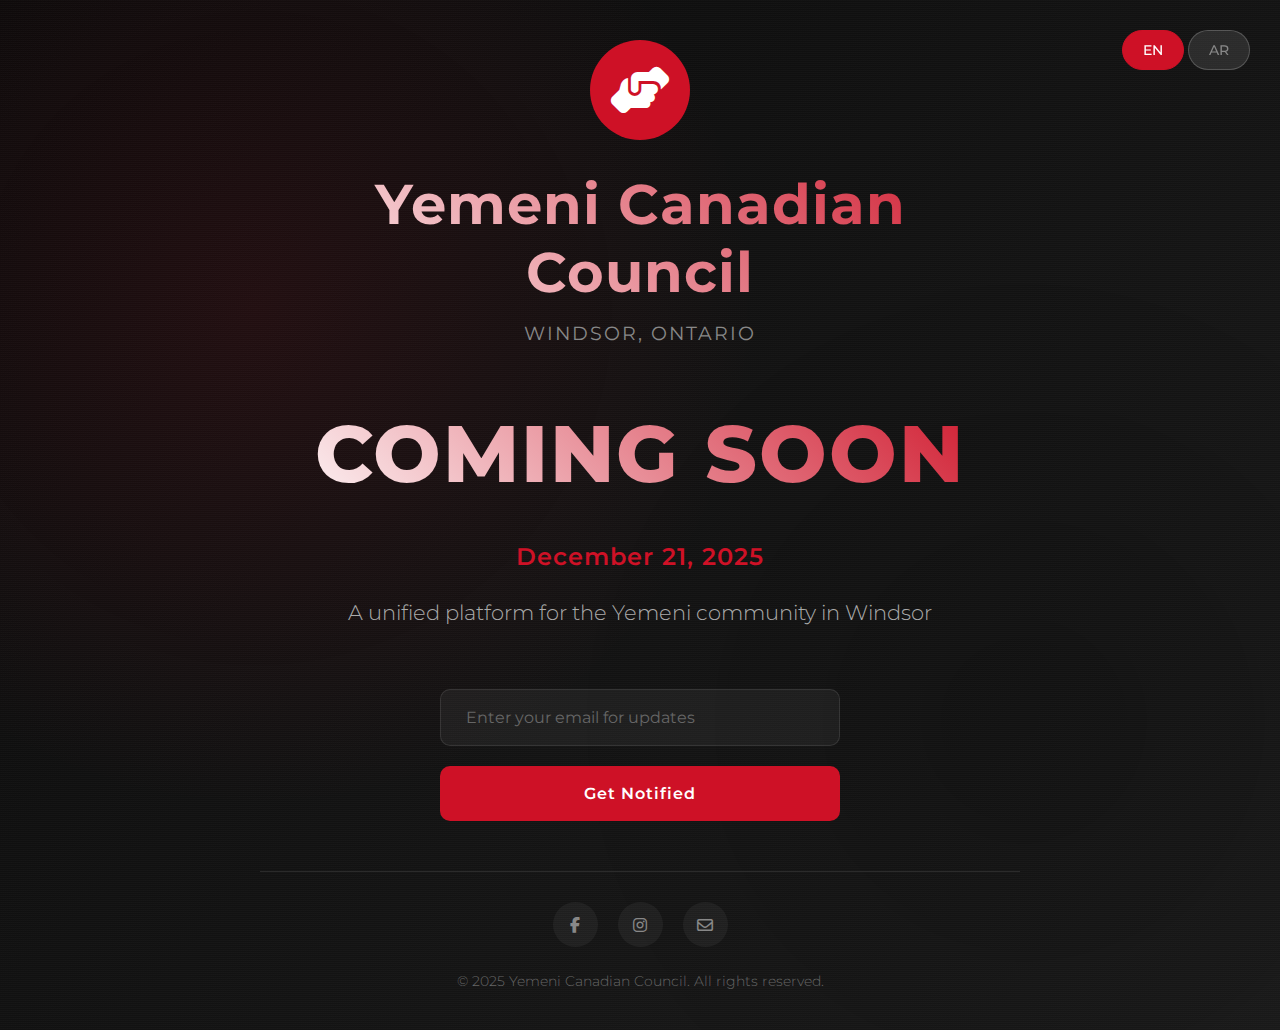
<file: index.html>
<!DOCTYPE html>
<html lang="en" dir="ltr">
<head>
    <meta charset="UTF-8">
    <meta name="viewport" content="width=device-width, initial-scale=1.0">
    <title>Yemeni Canadian Council | Windsor</title>
    
    <!-- Fonts -->
    <link href="https://fonts.googleapis.com/css2?family=Montserrat:wght@300;400;500;600;700&family=Cairo:wght@400;500;600;700&display=swap" rel="stylesheet">
    
    <!-- Font Awesome -->
    <link rel="stylesheet" href="https://cdnjs.cloudflare.com/ajax/libs/font-awesome/6.4.0/css/all.min.css">
    
    <style>
        /* Reset & Base */
        * {
            margin: 0;
            padding: 0;
            box-sizing: border-box;
        }
        
        body {
            font-family: 'Montserrat', sans-serif;
            background: #0a0a0a;
            color: #ffffff;
            min-height: 100vh;
            display: flex;
            align-items: center;
            justify-content: center;
            position: relative;
        }
        
        /* Background */
        .background {
            position: absolute;
            top: 0;
            left: 0;
            width: 100%;
            height: 100%;
            background: 
                radial-gradient(circle at 20% 30%, rgba(206, 17, 38, 0.1) 0%, transparent 40%),
                radial-gradient(circle at 80% 70%, rgba(0, 0, 0, 0.2) 0%, transparent 40%),
                linear-gradient(135deg, #0a0a0a 0%, #1a1a1a 100%);
            z-index: -1;
        }
        
        .pattern {
            position: absolute;
            top: 0;
            left: 0;
            width: 100%;
            height: 100%;
            background-image: 
                repeating-linear-gradient(
                    0deg,
                    transparent,
                    transparent 1px,
                    rgba(255, 255, 255, 0.02) 1px,
                    rgba(255, 255, 255, 0.02) 2px
                );
            z-index: -1;
        }
        
        /* Main Container */
        .container {
            max-width: 800px;
            width: 90%;
            text-align: center;
            padding: 40px 20px;
        }
        
        /* Logo */
        .logo {
            margin-bottom: 60px;
        }
        
        .logo-icon {
            width: 100px;
            height: 100px;
            background: #CE1126;
            border-radius: 50%;
            display: flex;
            align-items: center;
            justify-content: center;
            margin: 0 auto 30px;
            position: relative;
            overflow: hidden;
        }
        
        .logo-icon:before {
            content: '';
            position: absolute;
            width: 120px;
            height: 120px;
            border: 2px solid rgba(206, 17, 38, 0.3);
            border-radius: 50%;
            animation: pulse 4s infinite ease-in-out;
        }
        
        .logo-icon i {
            font-size: 48px;
            color: white;
            position: relative;
            z-index: 2;
        }
        
        .logo-text h1 {
            font-size: 3.5rem;
            font-weight: 700;
            margin-bottom: 15px;
            letter-spacing: 1px;
            background: linear-gradient(45deg, #ffffff, #CE1126);
            -webkit-background-clip: text;
            -webkit-text-fill-color: transparent;
            background-clip: text;
        }
        
        .logo-subtitle {
            font-size: 1.2rem;
            color: #888;
            font-weight: 400;
            letter-spacing: 2px;
            text-transform: uppercase;
        }
        
        /* Message */
        .message {
            margin-bottom: 60px;
        }
        
        .coming-soon {
            font-size: 5rem;
            font-weight: 800;
            margin-bottom: 40px;
            color: transparent;
            background: linear-gradient(45deg, #ffffff, #CE1126);
            -webkit-background-clip: text;
            background-clip: text;
            letter-spacing: 2px;
        }
        
        .release-date {
            font-size: 1.5rem;
            color: #CE1126;
            font-weight: 600;
            margin-bottom: 25px;
            letter-spacing: 1px;
        }
        
        .tagline {
            font-size: 1.3rem;
            color: #aaa;
            font-weight: 300;
            max-width: 600px;
            margin: 0 auto;
            line-height: 1.6;
        }
        
        /* Contact */
        .contact-form {
            max-width: 400px;
            margin: 0 auto 50px;
        }
        
        .form-group {
            margin-bottom: 20px;
        }
        
        .form-input {
            width: 100%;
            padding: 18px 25px;
            background: rgba(255, 255, 255, 0.05);
            border: 1px solid rgba(255, 255, 255, 0.1);
            border-radius: 10px;
            color: white;
            font-size: 16px;
            font-family: 'Montserrat', sans-serif;
            transition: all 0.3s ease;
        }
        
        .form-input:focus {
            outline: none;
            border-color: #CE1126;
            background: rgba(206, 17, 38, 0.05);
            box-shadow: 0 0 20px rgba(206, 17, 38, 0.2);
        }
        
        .form-input::placeholder {
            color: #666;
        }
        
        .submit-btn {
            width: 100%;
            padding: 18px;
            background: #CE1126;
            border: none;
            border-radius: 10px;
            color: white;
            font-size: 16px;
            font-weight: 600;
            font-family: 'Montserrat', sans-serif;
            cursor: pointer;
            transition: all 0.3s ease;
            letter-spacing: 1px;
        }
        
        .submit-btn:hover {
            background: #a00e1e;
            transform: translateY(-2px);
            box-shadow: 0 10px 25px rgba(206, 17, 38, 0.4);
        }
        
        /* Footer */
        .footer {
            margin-top: 50px;
            padding-top: 30px;
            border-top: 1px solid rgba(255, 255, 255, 0.1);
        }
        
        .social-links {
            display: flex;
            justify-content: center;
            gap: 20px;
            margin-bottom: 25px;
        }
        
        .social-link {
            width: 45px;
            height: 45px;
            border-radius: 50%;
            background: rgba(255, 255, 255, 0.05);
            display: flex;
            align-items: center;
            justify-content: center;
            color: #888;
            text-decoration: none;
            transition: all 0.3s ease;
        }
        
        .social-link:hover {
            background: #CE1126;
            color: white;
            transform: translateY(-3px);
        }
        
        .copyright {
            color: #666;
            font-size: 14px;
            font-weight: 300;
        }
        
        /* Language Toggle */
        .language-toggle {
            position: fixed;
            top: 30px;
            right: 30px;
            z-index: 100;
        }
        
        .lang-btn {
            background: rgba(255, 255, 255, 0.1);
            border: 1px solid rgba(255, 255, 255, 0.2);
            color: #888;
            padding: 10px 20px;
            border-radius: 25px;
            font-size: 14px;
            cursor: pointer;
            transition: all 0.3s ease;
            font-family: 'Montserrat', sans-serif;
            font-weight: 500;
        }
        
        .lang-btn:hover {
            background: rgba(206, 17, 38, 0.2);
            color: white;
        }
        
        .lang-btn.active {
            background: #CE1126;
            color: white;
            border-color: #CE1126;
        }
        
        /* Arabic Styles */
        body.arabic {
            font-family: 'Cairo', sans-serif;
            direction: rtl;
        }
        
        body.arabic .logo-text h1 {
            font-size: 3.2rem;
        }
        
        body.arabic .coming-soon {
            font-size: 4rem;
        }
        
        body.arabic .language-toggle {
            right: auto;
            left: 30px;
        }
        
        /* Animations */
        @keyframes pulse {
            0%, 100% { transform: scale(0.8); opacity: 0.8; }
            50% { transform: scale(1.2); opacity: 0; }
        }
        
        /* Responsive */
        @media (max-width: 768px) {
            .container {
                padding: 20px;
                width: 95%;
            }
            
            .logo-text h1 {
                font-size: 2.5rem;
            }
            
            .coming-soon {
                font-size: 3.5rem;
            }
            
            body.arabic .coming-soon {
                font-size: 3rem;
            }
            
            .tagline {
                font-size: 1.1rem;
            }
            
            .release-date {
                font-size: 1.2rem;
            }
            
            .language-toggle {
                top: 20px;
                right: 20px;
            }
            
            body.arabic .language-toggle {
                left: 20px;
            }
        }
        
        @media (max-width: 480px) {
            .logo-text h1 {
                font-size: 2rem;
            }
            
            .coming-soon {
                font-size: 2.5rem;
            }
            
            body.arabic .coming-soon {
                font-size: 2.2rem;
            }
            
            .logo-icon {
                width: 80px;
                height: 80px;
            }
            
            .logo-icon i {
                font-size: 36px;
            }
        }
    </style>
</head>
<body class="english">
    <!-- Background -->
    <div class="background"></div>
    <div class="pattern"></div>
    
    <!-- Language Toggle -->
    <div class="language-toggle">
        <button class="lang-btn active" onclick="switchLanguage('english')">EN</button>
        <button class="lang-btn" onclick="switchLanguage('arabic')">AR</button>
    </div>
    
    <!-- Main Container -->
    <div class="container">
        <!-- Logo -->
        <div class="logo">
            <div class="logo-icon">
                <i class="fas fa-hands-helping"></i>
            </div>
            <div class="logo-text">
                <h1>Yemeni Canadian Council</h1>
                <div class="logo-subtitle">Windsor, Ontario</div>
            </div>
        </div>
        
        <!-- Message -->
        <div class="message">
            <div class="coming-soon">COMING SOON</div>
            <div class="release-date">December 21, 2025</div>
            <div class="tagline">
                A unified platform for the Yemeni community in Windsor
            </div>
        </div>
        
        <!-- Contact Form -->
        <div class="contact-form">
            <form id="notifyForm">
                <div class="form-group">
                    <input type="email" class="form-input" placeholder="Enter your email for updates" required>
                </div>
                <button type="submit" class="submit-btn">
                    Get Notified
                </button>
            </form>
        </div>
        
        <!-- Footer -->
        <div class="footer">
            <div class="social-links">
                <a href="#" class="social-link">
                    <i class="fab fa-facebook-f"></i>
                </a>
                <a href="#" class="social-link">
                    <i class="fab fa-instagram"></i>
                </a>
                <a href="mailto:info@yccouncil.com" class="social-link">
                    <i class="far fa-envelope"></i>
                </a>
            </div>
            <div class="copyright">
                © 2025 Yemeni Canadian Council. All rights reserved.
            </div>
        </div>
    </div>
    
    <script>
        // Language Switching
        function switchLanguage(lang) {
            const body = document.body;
            const buttons = document.querySelectorAll('.lang-btn');
            
            // Update body class
            body.className = lang;
            
            // Update active button
            buttons.forEach(btn => btn.classList.remove('active'));
            event.target.classList.add('active');
            
            // Update content based on language
            updateContent(lang);
        }
        
        function updateContent(lang) {
            const elements = {
                'logo-text': {
                    english: 'Yemeni Canadian Council',
                    arabic: 'المجلس اليمني الكندي'
                },
                'subtitle': {
                    english: 'Windsor, Ontario',
                    arabic: 'ويندسور، أونتاريو'
                },
                'coming-soon': {
                    english: 'COMING SOON',
                    arabic: 'قريباً'
                },
                'tagline': {
                    english: 'A unified platform for the Yemeni community in Windsor',
                    arabic: 'منصة موحدة للمجتمع اليمني في ويندسور'
                },
                'email-placeholder': {
                    english: 'Enter your email for updates',
                    arabic: 'أدخل بريدك الإلكتروني للتحديثات'
                },
                'submit-btn': {
                    english: 'Get Notified',
                    arabic: 'إشعارني'
                },
                'copyright': {
                    english: '© 2025 Yemeni Canadian Council. All rights reserved.',
                    arabic: '© 2025 المجلس اليمني الكندي. جميع الحقوق محفوظة.'
                }
            };
            
            // Update text elements
            if (lang === 'arabic') {
                document.querySelector('.logo-text h1').textContent = elements['logo-text'].arabic;
                document.querySelector('.logo-subtitle').textContent = elements['subtitle'].arabic;
                document.querySelector('.coming-soon').textContent = elements['coming-soon'].arabic;
                document.querySelector('.tagline').textContent = elements['tagline'].arabic;
                document.querySelector('.form-input').placeholder = elements['email-placeholder'].arabic;
                document.querySelector('.submit-btn').textContent = elements['submit-btn'].arabic;
                document.querySelector('.copyright').textContent = elements['copyright'].arabic;
            } else {
                document.querySelector('.logo-text h1').textContent = elements['logo-text'].english;
                document.querySelector('.logo-subtitle').textContent = elements['subtitle'].english;
                document.querySelector('.coming-soon').textContent = elements['coming-soon'].english;
                document.querySelector('.tagline').textContent = elements['tagline'].english;
                document.querySelector('.form-input').placeholder = elements['email-placeholder'].english;
                document.querySelector('.submit-btn').textContent = elements['submit-btn'].english;
                document.querySelector('.copyright').textContent = elements['copyright'].english;
            }
        }
        
        // Form Submission
        document.getElementById('notifyForm').addEventListener('submit', function(e) {
            e.preventDefault();
            const email = this.querySelector('input[type="email"]').value;
            const lang = document.body.className;
            
            if (lang === 'arabic') {
                alert(`شكراً! سنقوم بإشعارك على ${email} عند الإطلاق.`);
            } else {
                alert(`Thank you! We'll notify you at ${email} on launch day.`);
            }
            
            this.reset();
        });
        
        // Auto-detect language preference
        const userLang = navigator.language || navigator.userLanguage;
        if (userLang.startsWith('ar')) {
            switchLanguage('arabic');
        }
    </script>
</body>
</html>
</file>
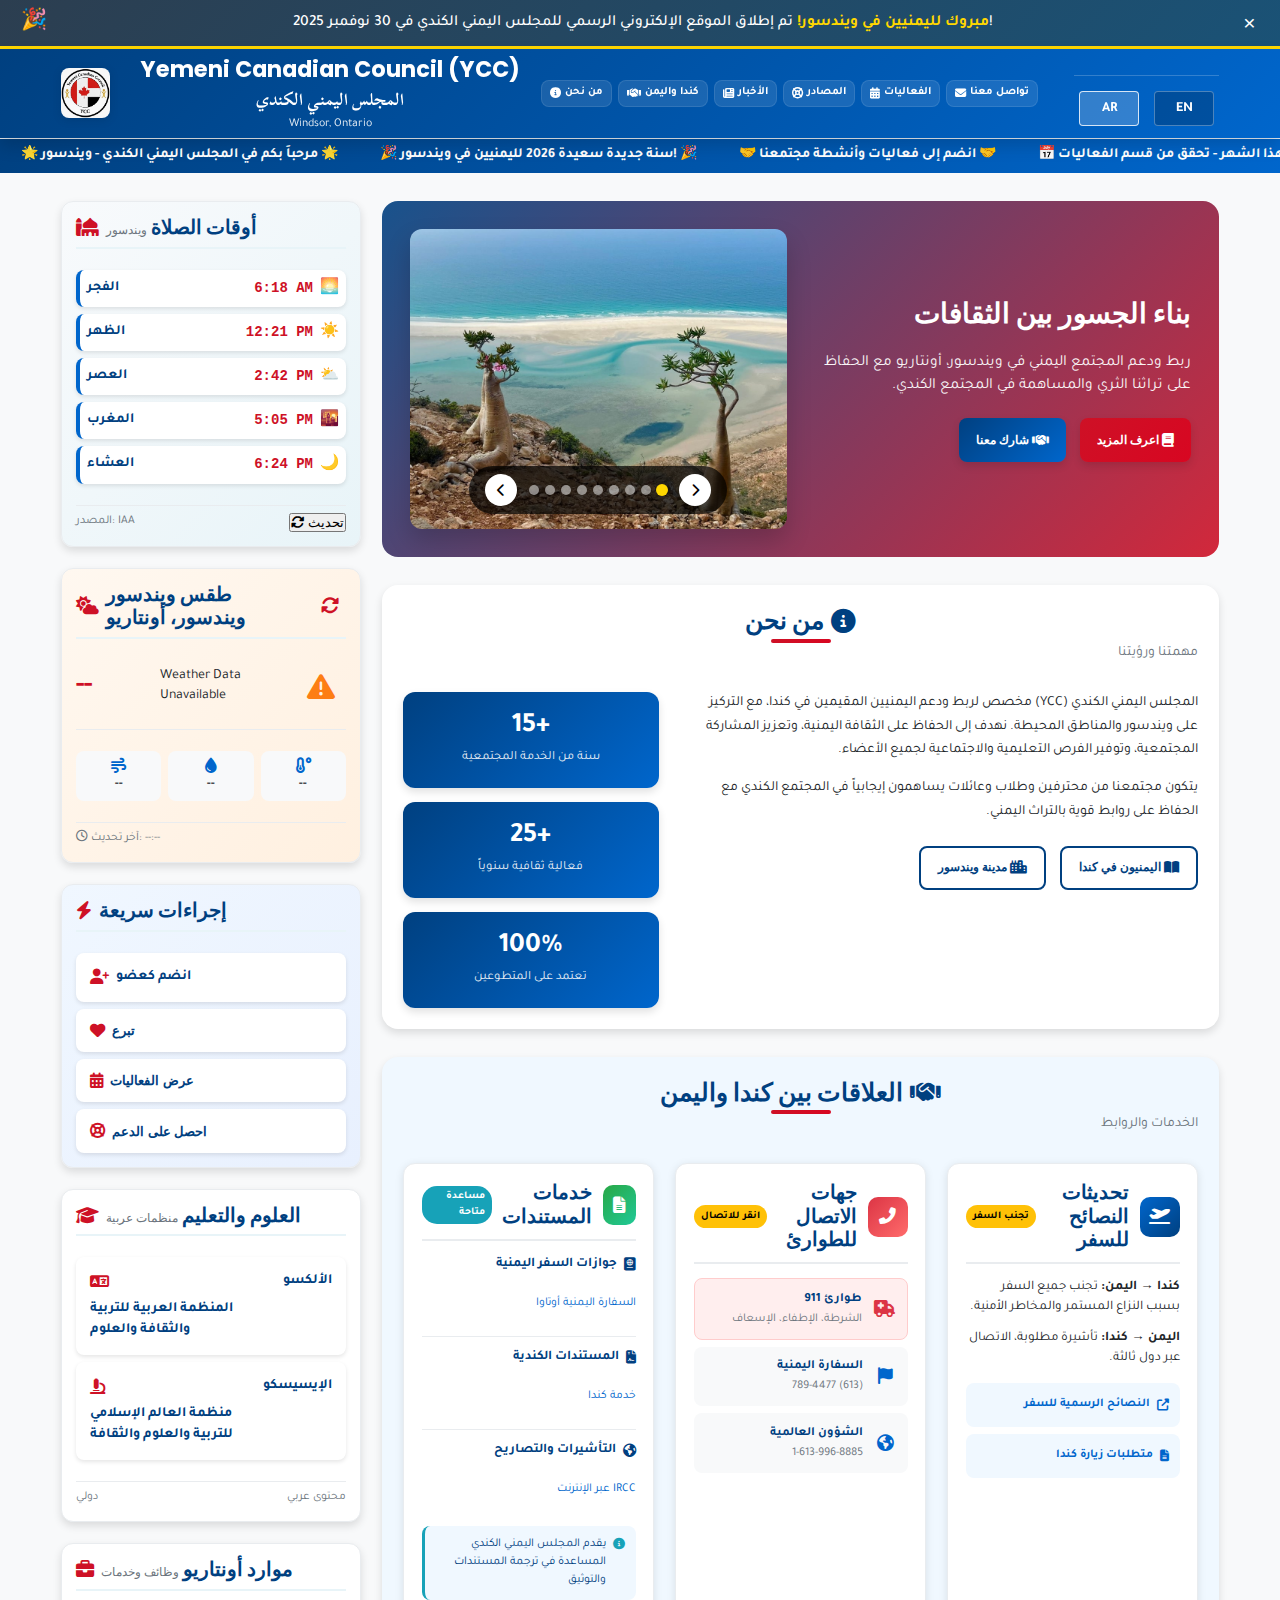
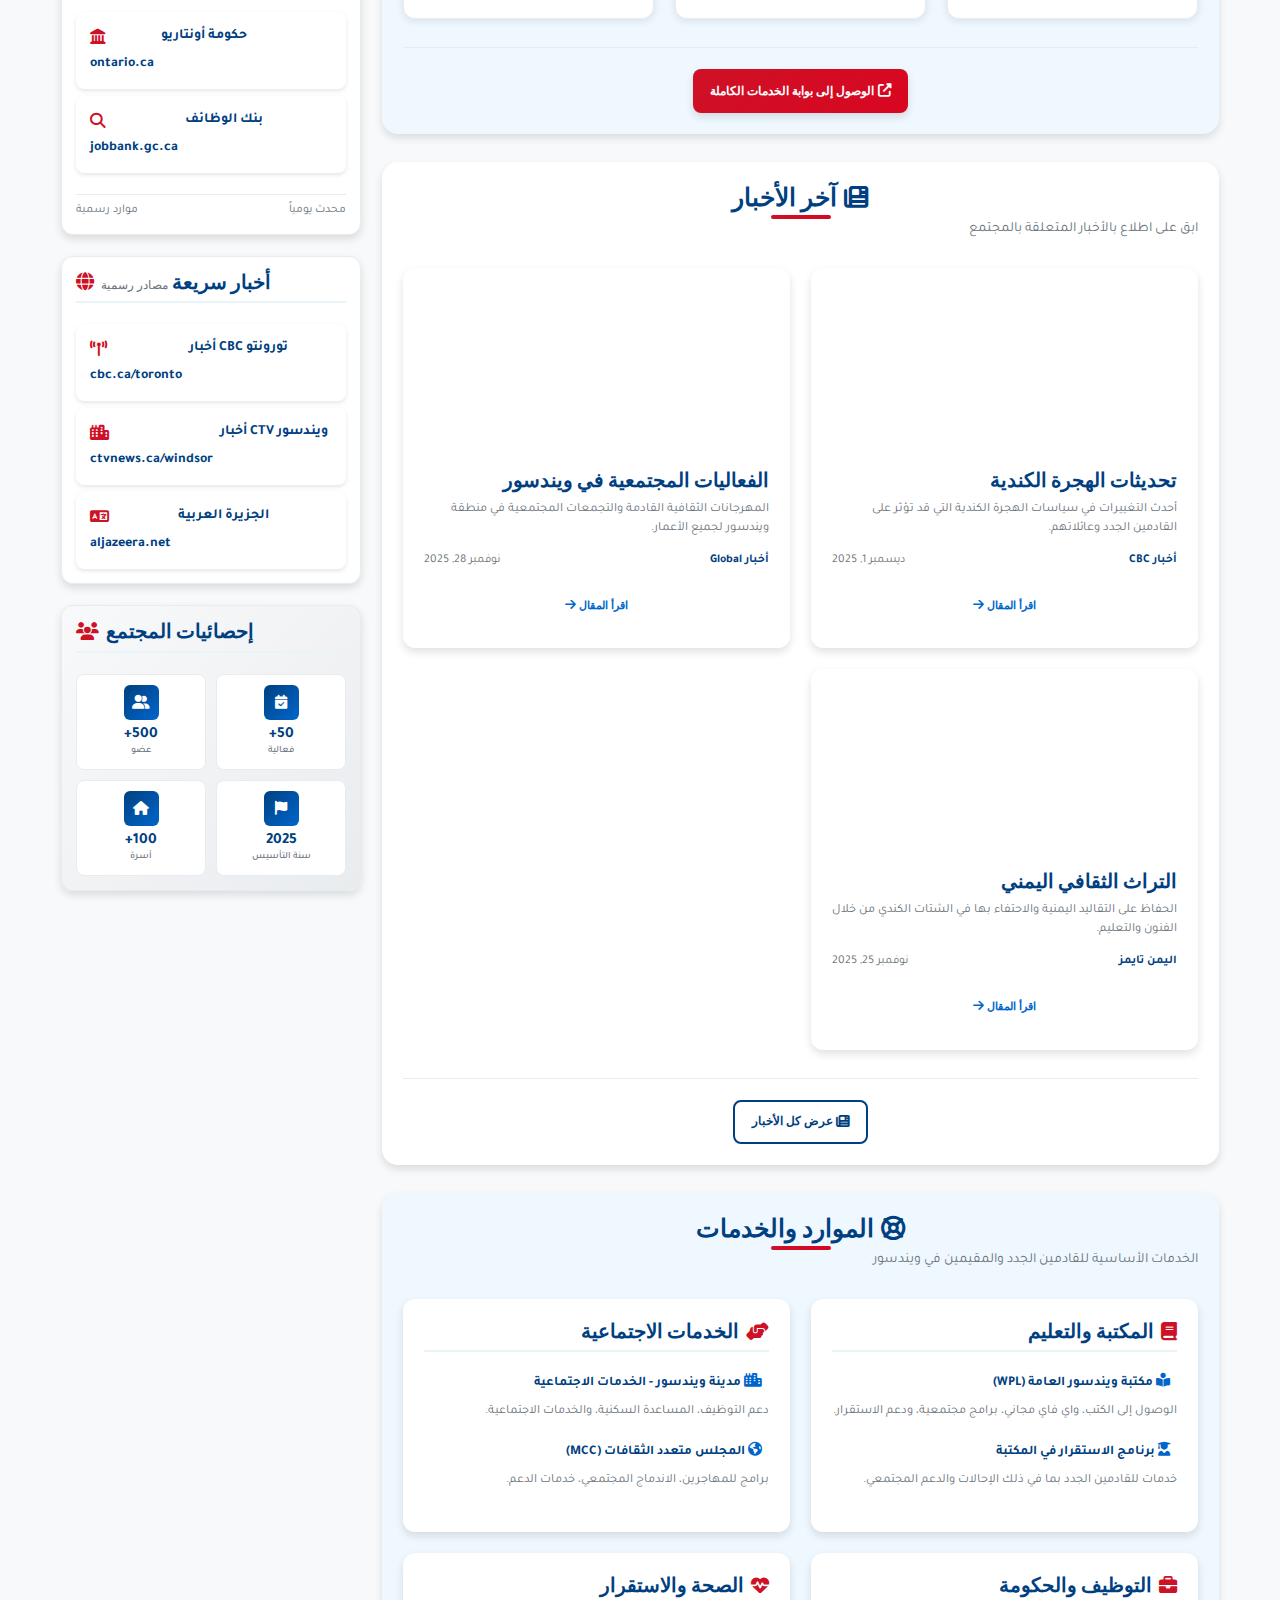
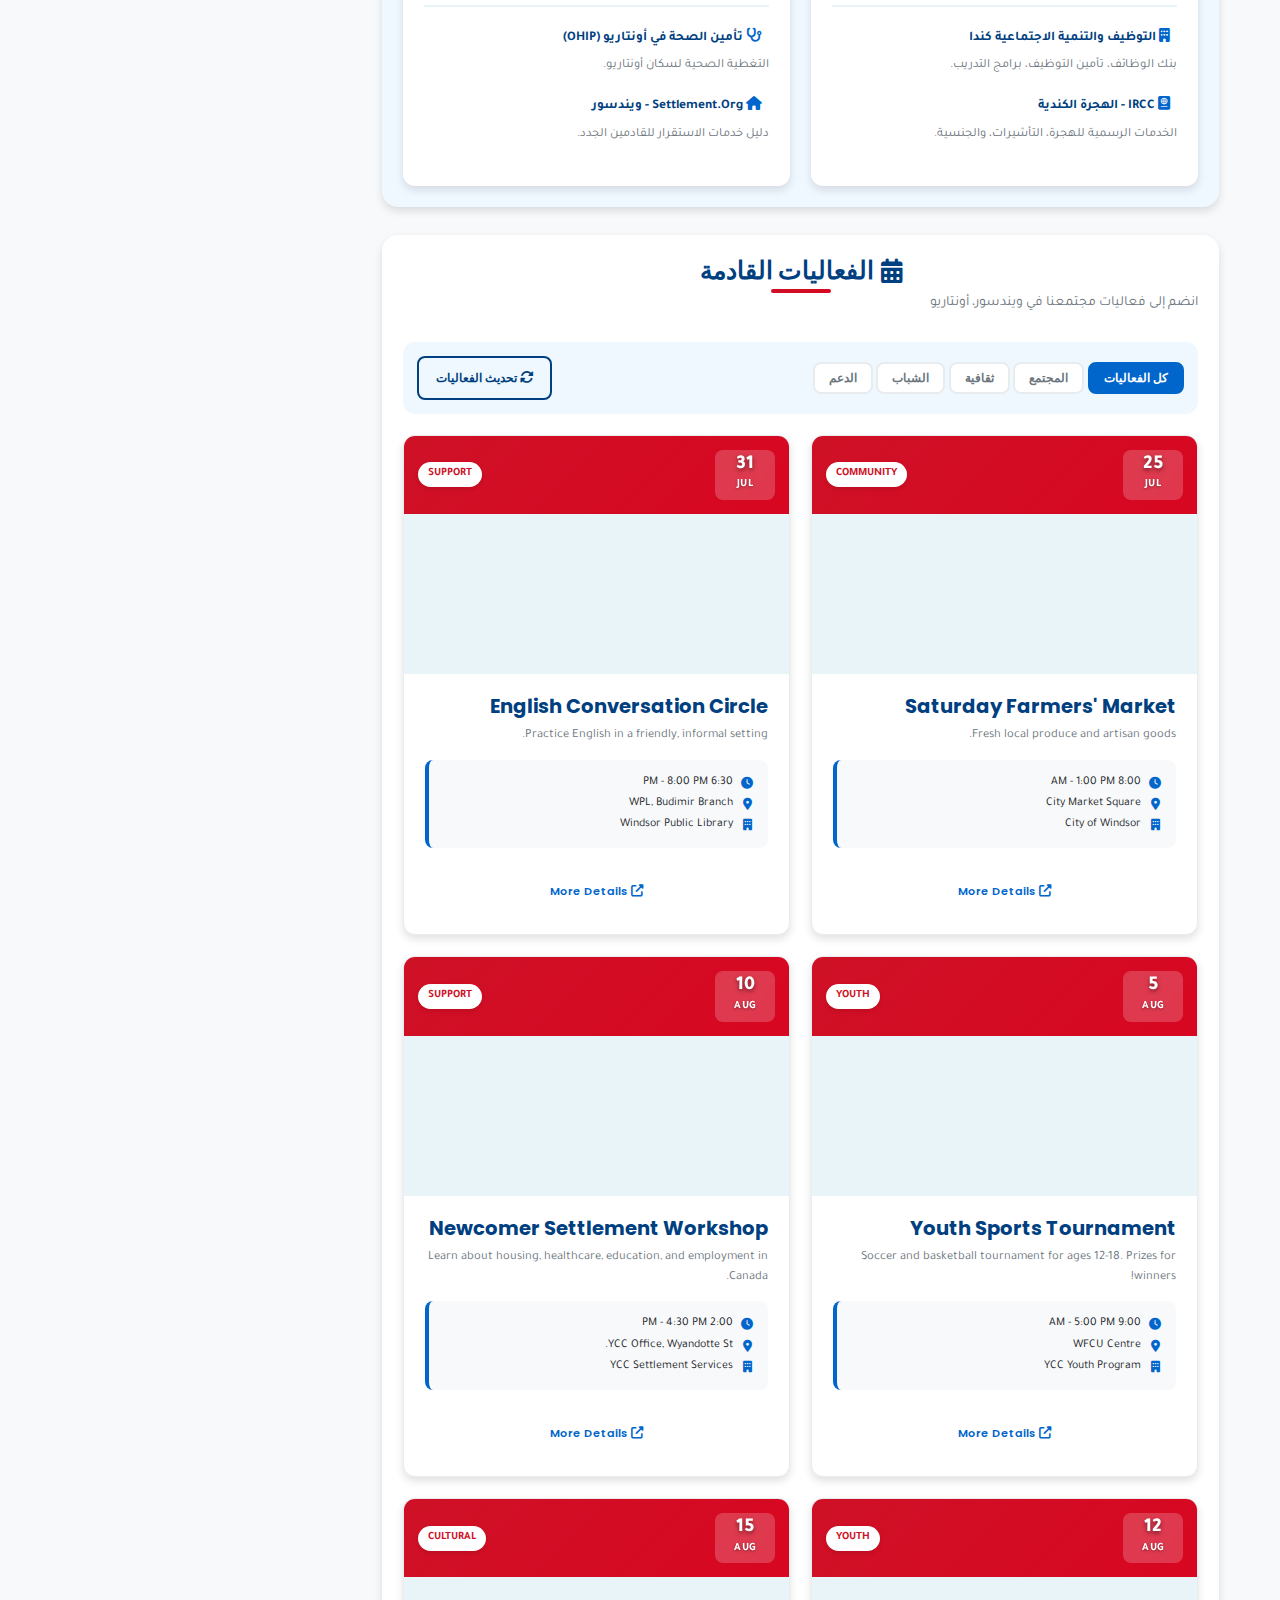
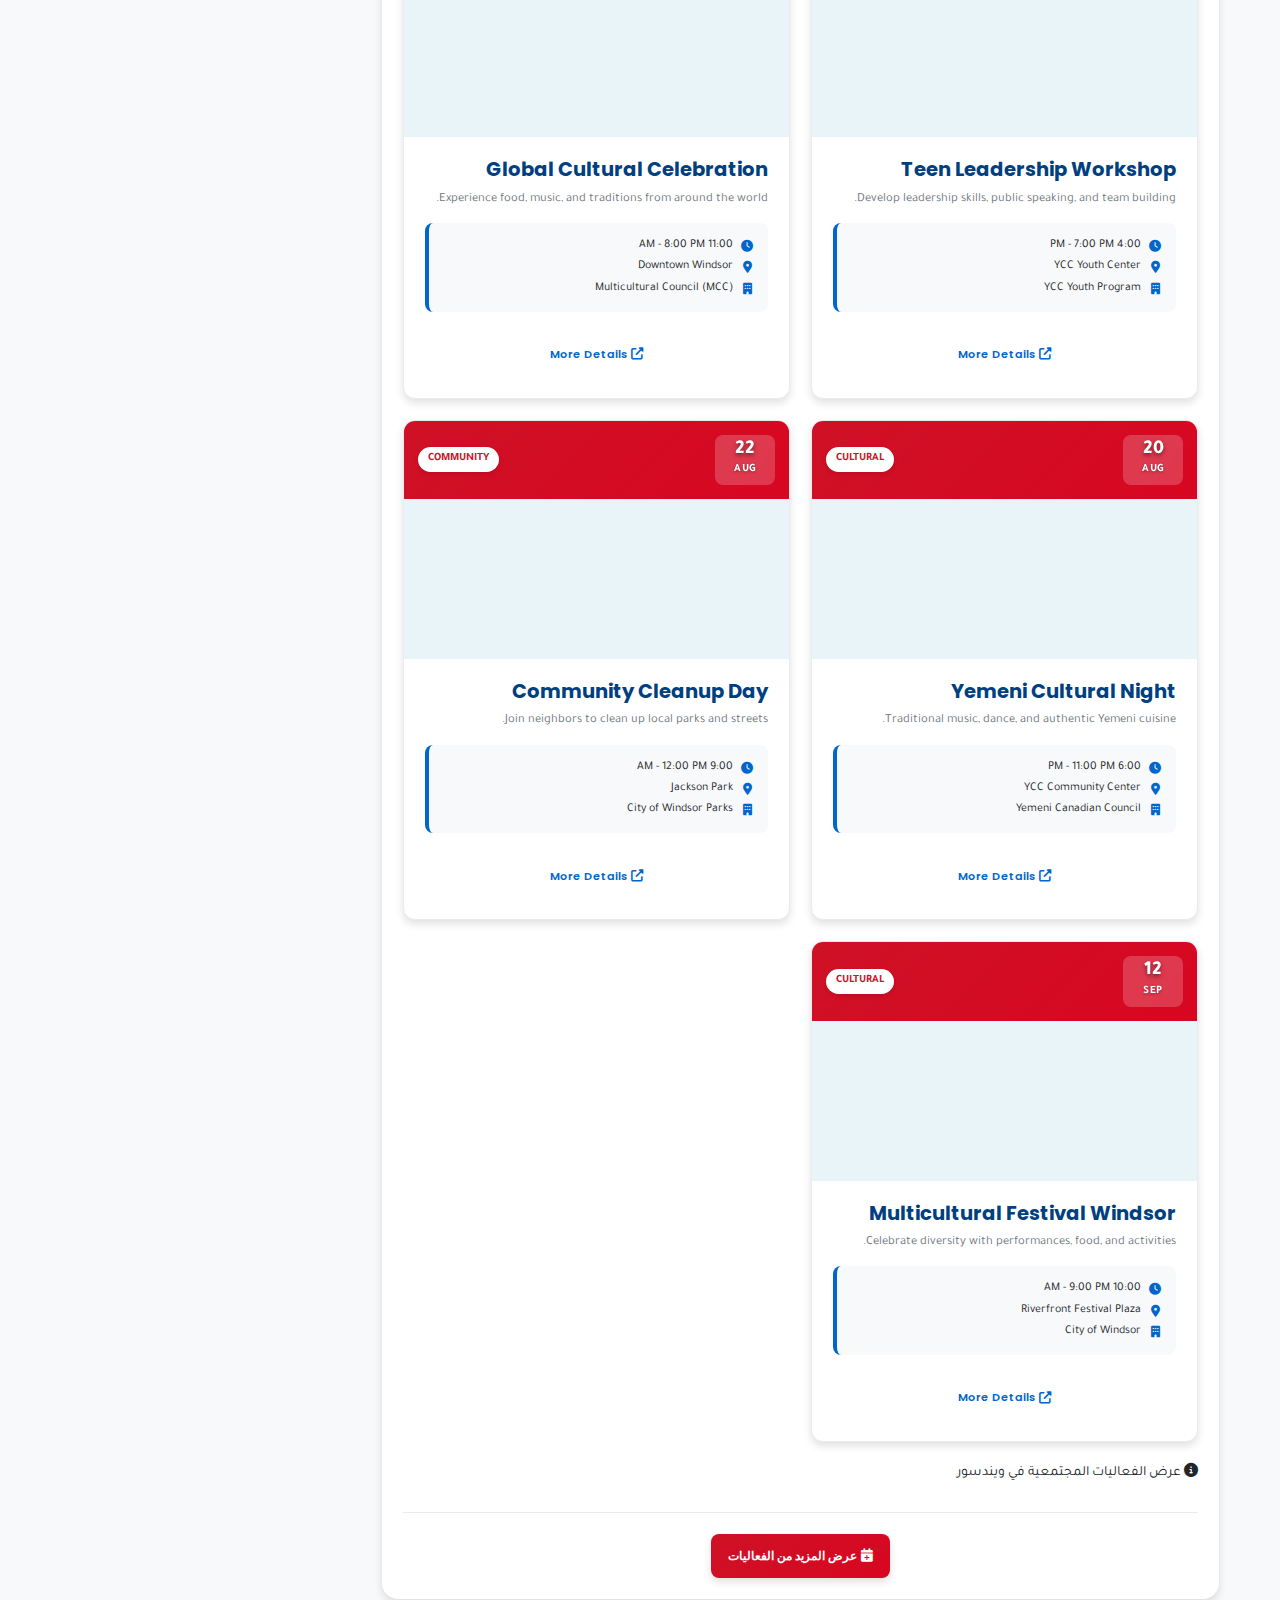
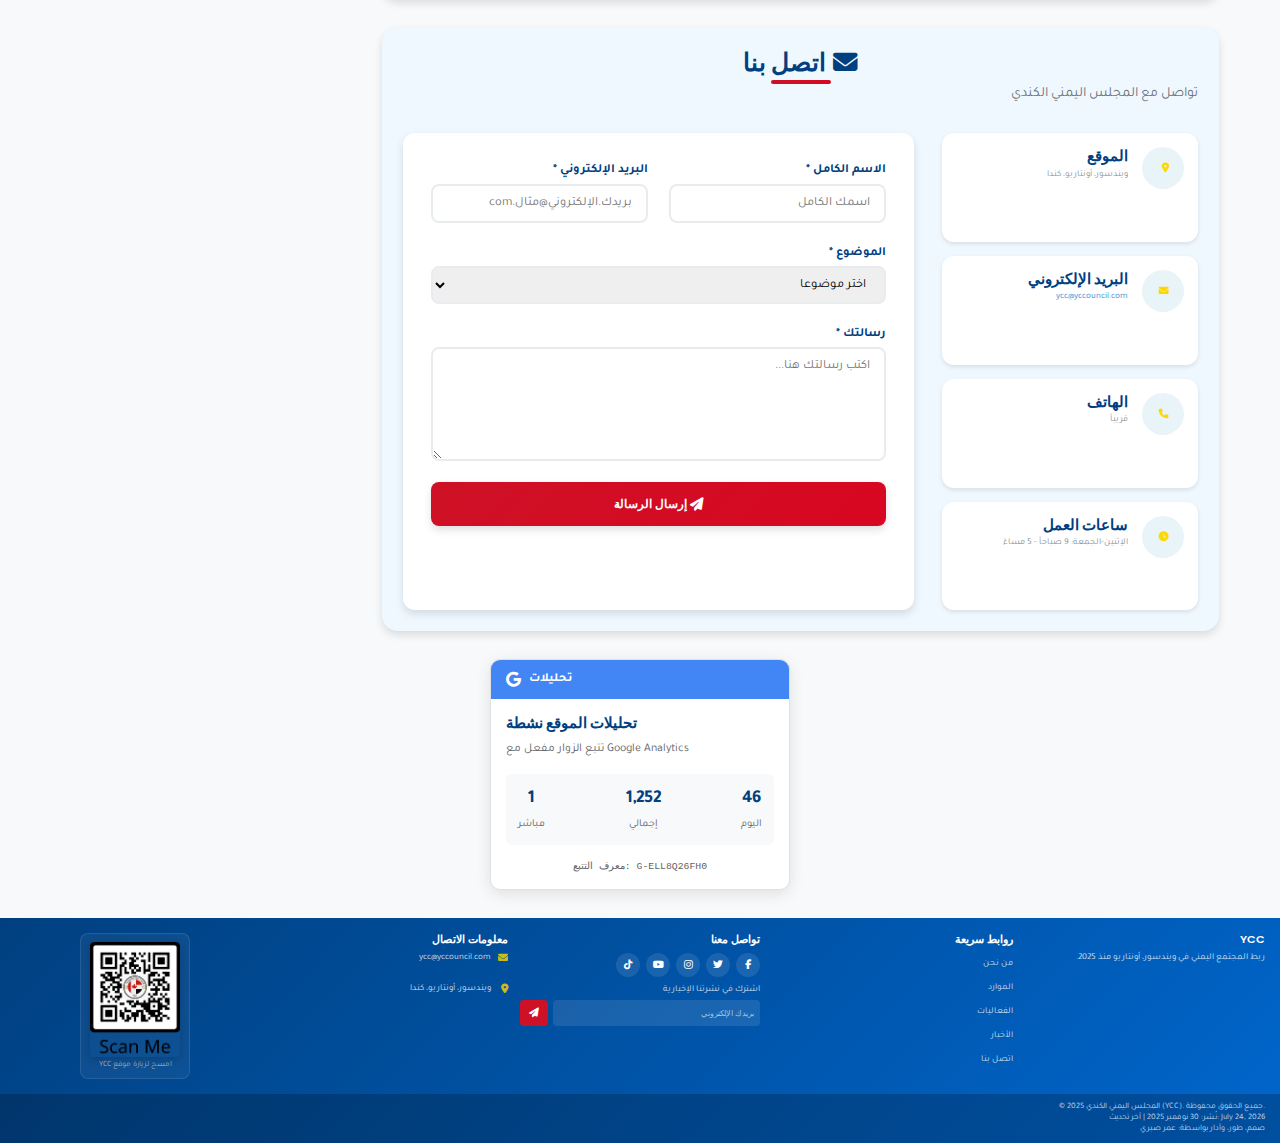
<file: Arabic/index.html>
<!DOCTYPE html>
<html lang="ar">
<head>
    <meta charset="UTF-8">
    <meta name="viewport" content="width=device-width, initial-scale=1.0">
    
    <!-- Favicon - Browser tab logo -->
    <link rel="icon" type="image/png" href="logo2.png">
    <link rel="shortcut icon" href="logo2.png">
    <link rel="apple-touch-icon" href="logo2.png">
    
    <title>المجلس اليمني الكندي (YCC) - ويندسور</title>

    <!-- Google Analytics - REAL Visitor Tracking -->
    <script async src="https://www.googletagmanager.com/gtag/js?id=G-ELL8Q26FH0"></script>
    <script>
        window.dataLayer = window.dataLayer || [];
        function gtag(){dataLayer.push(arguments);}
        gtag('js', new Date());
        gtag('config', 'G-ELL8Q26FH0');
    </script>

    <link rel="stylesheet" href="style.css">
    <link rel="stylesheet" href="https://cdnjs.cloudflare.com/ajax/libs/font-awesome/6.4.0/css/all.min.css">
    <link href="https://fonts.googleapis.com/css2?family=Scheherazade+New:wght@400;700&family=Tajawal:wght@300;400;500;700&display=swap" rel="stylesheet">
    <link href="https://fonts.googleapis.com/css2?family=Poppins:wght@300;400;500;600;700&display=swap" rel="stylesheet">
    
    <!-- RTL CSS override -->
    <style>
    /* Reset header and nav to LTR - BUT NOT LOGO */
    .main-header,
    .header-container,
    .main-nav,
    .header-actions,
    .menu-toggle,
    .rotator-controls .rotator-btn {
        direction: ltr !important;
    }
    
    /* Content sections RTL */
    .main-content-grid,
    .hero-section,
    .content-section,
    .about-grid,
    .services-mobile-grid,
    .service-card,
    .news-grid,
    .news-card,
    .resources-grid,
    .resource-category,
    .events-controls,
    .contact-grid,
    .contact-info,
    .contact-form-container,
    .footer-grid,
    .footer-col,
    .footer-links,
    .social-icons {
        direction: rtl;
    }
    
    /* Fix arrows for RTL */
    .fa-chevron-left:before {
        content: "\f054" !important; /* Right arrow */
    }
    .fa-chevron-right:before {
        content: "\f053" !important; /* Left arrow */
    }
    
    /* Text alignment */
    .hero-title,
    .hero-description,
    .section-header h2,
    .section-subtitle,
    .about-content p,
    .news-content h3,
    .news-content p,
    .resource-list li,
    .contact-info p,
    .footer-description,
    .footer-bottom p {
        text-align: right;
    }

    /* ====================
       LANGUAGE SWITCHER - FIXED FOR ARABIC
       ==================== */
    .language-switcher-header {
        position: absolute;
        right: 20px;
        top: 50%;
        transform: translateY(-50%);
        display: flex;
        gap: 8px;
        z-index: 1000;
        direction: ltr !important; /* Force LTR for buttons */
    }
    
    .lang-switch-btn {
        padding: 6px 12px;
        border: 1px solid rgba(255, 255, 255, 0.3);
        background: rgba(0, 0, 0, 0.2);
        color: white;
        border-radius: 4px;
        font-size: 14px;
        font-weight: 500;
        cursor: pointer;
        transition: all 0.3s ease;
        text-decoration: none;
        display: flex !important;
        align-items: center;
        gap: 5px;
        direction: ltr !important;
    }
    
    .lang-switch-btn:hover {
        background: rgba(0, 0, 0, 0.4);
        border-color: rgba(255, 255, 255, 0.6);
        transform: translateY(-1px);
    }
    
    .lang-switch-btn.active {
        background: rgba(255, 255, 255, 0.2);
        border-color: rgba(255, 255, 255, 0.8);
        font-weight: 600;
    }
    
    .lang-switch-btn i {
        font-size: 12px;
    }
    
    /* Mobile responsive adjustments */
    @media (max-width: 768px) {
        .language-switcher-header {
            position: static;
            transform: none;
            margin-left: auto;
            margin-right: 10px;
            order: 2;
        }
        
        .lang-switch-btn {
            padding: 5px 10px;
            font-size: 13px;
        }
    }
    
    @media (max-width: 576px) {
        .language-switcher-header {
            position: absolute;
            top: 10px;
            right: 10px;
            transform: none;
        }
        
        .lang-switch-btn {
            padding: 4px 8px;
            font-size: 12px;
        }
    }
    
    /* FIX FOR LOGO DISPLAY ISSUE */
    .logo-section {
        display: flex !important;
        align-items: center !important;
    }
    
    .header-logo {
        display: block !important;
        width: auto !important;
        height: 50px !important;
        margin-right: 15px !important;
    }


/* === LANGUAGE ROW - MATCH ENGLISH === */
.language-row {
    margin-top: 15px !important;
    padding-top: 15px !important;
    border-top: 1px solid rgba(255, 255, 255, 0.2) !important;
    width: 100% !important;
    text-align: center !important;
    box-sizing: border-box !important;
}

.language-container {
    display: inline-flex !important;
    gap: 15px !important;
    justify-content: center !important;
    align-items: center !important;
    box-sizing: border-box !important;
}

/* Match English button styles */
.lang-switch-btn {
    padding: 6px 12px !important;
    border: 1px solid rgba(255, 255, 255, 0.3) !important;
    background: rgba(0, 0, 0, 0.2) !important;
    color: white !important;
    border-radius: 4px !important;
    font-size: 14px !important;
    font-weight: 500 !important;
    cursor: pointer !important;
    transition: all 0.3s ease !important;
    display: inline-flex !important;
    align-items: center !important;
    justify-content: center !important;
    gap: 5px !important;
    min-width: 60px !important;
    min-height: 35px !important;
    box-sizing: border-box !important;
    font-family: 'Tajawal', sans-serif !important;
    line-height: 1 !important;
    text-decoration: none !important;
}

.lang-switch-btn:hover {
    background: rgba(0, 0, 0, 0.4) !important;
    border-color: rgba(255, 255, 255, 0.6) !important;
    transform: translateY(-1px) !important;
}

.lang-switch-btn.active {
    background: rgba(255, 255, 255, 0.2) !important;
    border-color: rgba(255, 255, 255, 0.8) !important;
    font-weight: 600 !important;
}

.lang-icon {
    font-weight: bold !important;
    font-size: 14px !important;
}

/* Mobile */
@media (max-width: 768px) {
    .language-container {
        gap: 10px !important;
    }
    
    .lang-switch-btn {
        padding: 5px 10px !important;
        font-size: 13px !important;
    }
}


</style>



    <!-- ADD THESE META TAGS TO PREVENT GOOGLE TRANSLATION -->
    <meta name="google" content="notranslate">
    <meta name="googlebot" content="notranslate">
    <meta name="google" content="nopagerecrawl">
    
    <!-- Also add this for Microsoft browsers -->
    <meta http-equiv="Content-Language" content="ar">
    <meta name="robots" content="noai, noimageai">
</head>

<body>
    <!-- YCC Announcement Banner -->
    <div class="ycc-announcement">
        <div class="announcement-content">
            <span class="announcement-icon">🎉</span>
            <span class="announcement-text">
                <strong>مبروك لليمنيين في ويندسور!</strong> تم إطلاق الموقع الإلكتروني الرسمي للمجلس اليمني الكندي في 30 نوفمبر 2025!
            </span>
            <button class="close-announcement" onclick="closeAnnouncement()">×</button>
        </div>
    </div>

    


<!-- Header -->
<header class="main-header">
    <div class="header-container">
        <!-- Logo and titles remain the same -->
        <div class="logo-section">
            <img src="logo2.png" alt="YCC Logo" class="header-logo">
            <div class="header-titles">
                <h1>Yemeni Canadian Council <span>(YCC)</span></h1>
                <p class="arabic-title">المجلس اليمني الكندي</p>
                <p class="header-subtitle">Windsor, Ontario</p>
            </div>
        </div>

        <!-- Menu Row -->
        <div class="header-row">
            <nav class="main-nav">
                <a href="#about"><i class="fas fa-info-circle"></i> من نحن</a>
                <a href="#canada-yemen"><i class="fas fa-handshake"></i> كندا واليمن</a>
                <a href="#news"><i class="fas fa-newspaper"></i> الأخبار</a>
                <a href="#resources"><i class="fas fa-life-ring"></i> المصادر</a>
                <a href="#events"><i class="fas fa-calendar-alt"></i> الفعاليات</a>
                <a href="#contact"><i class="fas fa-envelope"></i> تواصل معنا</a>
            </nav>
            
            <div class="header-actions">
                <button class="menu-toggle" id="menuToggle">
                    <i class="fas fa-bars"></i>
                </button>
            </div>
        </div>

        <!-- NEW: Language Row Below Menu -->
        <div class="language-row">
    <div class="language-container">
        <button class="lang-switch-btn active" onclick="window.location.href='index.html'; localStorage.setItem('preferredLang', 'ar');">
            <span class="lang-icon">AR</span>
        </button>
        <button class="lang-switch-btn" onclick="window.location.href='../English/index.html'; localStorage.setItem('preferredLang', 'en');">
            <span class="lang-icon">EN</span>
        </button>
    </div>
</div>
    </div>
</header>





    <!-- Welcome Marquee -->
    <div class="welcome-bar">
        <div class="marquee-container">
            <div class="marquee-content">
                <span class="marquee-item">🌟 مرحباً بكم في المجلس اليمني الكندي - ويندسور 🌟</span>
                <span class="marquee-item">🎉 سنة جديدة سعيدة 2026 لليمنيين في ويندسور! 🎉</span>
                <span class="marquee-item">🤝 انضم إلى فعاليات وأنشطة مجتمعنا 🤝</span>
                <span class="marquee-item">📅 فعاليات قادمة هذا الشهر - تحقق من قسم الفعاليات 📅</span>
            </div>
        </div>
    </div>

    <!-- Main Grid Layout -->
    <main class="main-grid-container">
        <!-- Sidebar Grid (RTL for Arabic content) -->
        <aside class="sidebar-grid">
            <!-- Prayer Times Card -->
            <div class="grid-card prayer-card">
                <div class="card-header">
                    <i class="fas fa-mosque"></i>
                    <h3>أوقات الصلاة <span class="card-subtitle">ويندسور</span></h3>
                </div>
                <div class="prayer-grid">
                    <div class="prayer-item">
                        <span class="prayer-name">الفجر</span>
                        <span class="prayer-time" id="sidebar-fajr">6:18 صباحاً</span>
                        <span class="prayer-icon">🌅</span>
                    </div>
                    <div class="prayer-item">
                        <span class="prayer-name">الظهر</span>
                        <span class="prayer-time" id="sidebar-dhuhr">12:21 ظهراً</span>
                        <span class="prayer-icon">☀️</span>
                    </div>
                    <div class="prayer-item">
                        <span class="prayer-name">العصر</span>
                        <span class="prayer-time" id="sidebar-asr">2:42 عصراً</span>
                        <span class="prayer-icon">⛅</span>
                    </div>
                    <div class="prayer-item">
                        <span class="prayer-name">المغرب</span>
                        <span class="prayer-time" id="sidebar-maghrib">5:05 مساءً</span>
                        <span class="prayer-icon">🌇</span>
                    </div>
                    <div class="prayer-item">
                        <span class="prayer-name">العشاء</span>
                        <span class="prayer-time" id="sidebar-isha">6:24 مساءً</span>
                        <span class="prayer-icon">🌙</span>
                    </div>
                </div>
                <div class="card-footer">
                    <span class="source-text">المصدر: IAA</span>
                    <button class="card-action-btn" onclick="updatePrayerTimes()">
                        <i class="fas fa-sync-alt"></i> تحديث
                    </button>
                </div>
            </div>

            <!-- Windsor Weather Card -->
            <div class="grid-card weather-card" id="windsor-weather-card">
                <div class="card-header">
                    <i class="fas fa-cloud-sun"></i>
                    <h3>طقس ويندسور <span class="weather-location">ويندسور، أونتاريو</span></h3>
                    <button class="weather-refresh-btn" onclick="refreshWindsorWeather()" title="تحديث الطقس">
                        <i class="fas fa-sync-alt"></i>
                    </button>
                </div>
                
                <!-- Current Weather Display -->
                <div class="weather-main">
                    <div class="weather-temp loading" id="weather-temp">--°م</div>
                    <div class="weather-desc loading" id="weather-desc">جاري تحميل بيانات الطقس...</div>
                    <div class="weather-icon" id="weather-icon">
                        <i class="fas fa-spinner fa-spin"></i>
                    </div>
                </div>
                
                <!-- Weather Details -->
                <div class="weather-details">
                    <div class="weather-item" title="سرعة واتجاه الرياح">
                        <i class="fas fa-wind"></i>
                        <span class="loading" id="weather-wind">-- كم/س</span>
                    </div>
                    <div class="weather-item" title="مستوى الرطوبة">
                        <i class="fas fa-tint"></i>
                        <span class="loading" id="weather-humidity">--%</span>
                    </div>
                    <div class="weather-item" title="درجة الحرارة المحسوسة">
                        <i class="fas fa-temperature-low"></i>
                        <span class="loading" id="weather-feels-like">تشعر بـ --°م</span>
                    </div>
                </div>
                
                <!-- Last Updated & Next Update -->
                <div class="card-footer">
                    <div class="datetime-info">
                        <i class="far fa-clock"></i>
                        <span id="weather-updated">آخر تحديث: --:--</span>
                    </div>
                </div>
            </div>

            <!-- Quick Actions Card -->
            <div class="grid-card actions-card">
                <div class="card-header">
                    <i class="fas fa-bolt"></i>
                    <h3>إجراءات سريعة</h3>
                </div>
                <div class="actions-grid">
                    <a href="https://forms.gle/GGt8YYamCJ5oncuRA" target="_blank" class="action-btn membership">
                        <i class="fas fa-user-plus"></i>
                        <span>انضم كعضو</span>
                    </a>
                    <button class="action-btn donate" onclick="showDonationModal()">
                        <i class="fas fa-heart"></i>
                        <span>تبرع</span>
                    </button>
                    <button class="action-btn events" onclick="scrollToSection('events')">
                        <i class="fas fa-calendar-alt"></i>
                        <span>عرض الفعاليات</span>
                    </button>
                    <button class="action-btn resources" onclick="scrollToSection('resources')">
                        <i class="fas fa-life-ring"></i>
                        <span>احصل على الدعم</span>
                    </button>
                </div>
            </div>

            <!-- Science & Education Card -->
            <div class="grid-card education-card">
                <div class="card-header">
                    <i class="fas fa-graduation-cap"></i>
                    <h3>العلوم والتعليم <span class="card-subtitle">منظمات عربية</span></h3>
                </div>
                <div class="actions-grid">
                    <a href="https://alecso.org/nsite/ar/" target="_blank" class="action-btn alecso">
                        <i class="fas fa-language"></i>
                        <span>الألكسو</span>
                        <span class="arabic-sub">المنظمة العربية للتربية والثقافة والعلوم</span>
                    </a>
                    <a href="https://icesco.org/ar/" target="_blank" class="action-btn icesco">
                        <i class="fas fa-microscope"></i>
                        <span>الإيسيسكو</span>
                        <span class="arabic-sub">منظمة العالم الإسلامي للتربية والعلوم والثقافة</span>
                    </a>
                </div>
                <div class="card-footer">
                    <span class="source-text">دولي</span>
                    <span class="update-text">محتوى عربي</span>
                </div>
            </div>

            <!-- Ontario Resources Card -->
            <div class="grid-card resources-card">
                <div class="card-header">
                    <i class="fas fa-briefcase"></i>
                    <h3>موارد أونتاريو <span class="card-subtitle">وظائف وخدمات</span></h3>
                </div>
                <div class="actions-grid">
                    <a href="https://www.ontario.ca/page/government-ontario" target="_blank" class="action-btn ontario-gov">
                        <i class="fas fa-landmark"></i>
                        <span>حكومة أونتاريو</span>
                        <span class="link-url">ontario.ca</span>
                    </a>
                    <a href="https://www.jobbank.gc.ca/browsejobs/province/ON" target="_blank" class="action-btn job-search">
                        <i class="fas fa-search"></i>
                        <span>بنك الوظائف</span>
                        <span class="link-url">jobbank.gc.ca</span>
                    </a>
                </div>
                <div class="card-footer">
                    <span class="source-text">موارد رسمية</span>
                    <span class="update-text">محدث يومياً</span>
                </div>
            </div>

            <!-- News Portals Card -->
            <div class="grid-card news-portal-card">
                <div class="card-header">
                    <i class="fas fa-globe"></i>
                    <h3>أخبار سريعة <span class="card-subtitle">مصادر رسمية</span></h3>
                </div>
                <div class="actions-grid">
                    <!-- Ontario News -->
                    <a href="https://www.cbc.ca/news/canada/toronto" target="_blank" class="action-btn cbc-news">
                        <i class="fas fa-broadcast-tower"></i>
                        <span>أخبار CBC تورونتو</span>
                        <span class="link-url">cbc.ca/toronto</span>
                    </a>
                    
                    <!-- Windsor News -->
                    <a href="https://windsor.ctvnews.ca/" target="_blank" class="action-btn windsor-news">
                        <i class="fas fa-city"></i>
                        <span>أخبار CTV ويندسور</span>
                        <span class="link-url">ctvnews.ca/windsor</span>
                    </a>
                    
                    <!-- Arabic News -->
                    <a href="https://www.aljazeera.net/" target="_blank" class="action-btn arabic-news">
                        <i class="fas fa-language"></i>
                        <span>الجزيرة العربية</span>
                        <span class="link-url">aljazeera.net</span>
                    </a>
                </div>
            </div>

            <!-- Community Stats Card -->
            <div class="grid-card stats-card">
                <div class="card-header">
                    <i class="fas fa-users"></i>
                    <h3>إحصائيات المجتمع</h3>
                </div>
                <div class="stats-grid">
                    <div class="stat-item">
                        <div class="stat-icon">
                            <i class="fas fa-user-friends"></i>
                        </div>
                        <div class="stat-content">
                            <div class="stat-number">+500</div>
                            <div class="stat-label">عضو</div>
                        </div>
                    </div>
                    <div class="stat-item">
                        <div class="stat-icon">
                            <i class="fas fa-calendar-check"></i>
                        </div>
                        <div class="stat-content">
                            <div class="stat-number">+50</div>
                            <div class="stat-label">فعالية</div>
                        </div>
                    </div>
                    <div class="stat-item">
                        <div class="stat-icon">
                            <i class="fas fa-home"></i>
                        </div>
                        <div class="stat-content">
                            <div class="stat-number">+100</div>
                            <div class="stat-label">أسرة</div>
                        </div>
                    </div>
                    <div class="stat-item">
                        <div class="stat-icon">
                            <i class="fas fa-flag"></i>
                        </div>
                        <div class="stat-content">
                            <div class="stat-number">2025</div>
                            <div class="stat-label">سنة التأسيس</div>
                        </div>
                    </div>
                </div>
            </div>
        </aside>
        
        <!-- Main Content Grid (RTL for Arabic content) -->
        <section class="main-content-grid">
            <!-- Hero Section -->
            <section class="hero-section">
                <div class="hero-grid">
                    <div class="hero-content">
                        <h2 class="hero-title">بناء الجسور بين الثقافات</h2>
                        <p class="hero-description">ربط ودعم المجتمع اليمني في ويندسور، أونتاريو مع الحفاظ على تراثنا الثري والمساهمة في المجتمع الكندي.</p>
                        <div class="hero-buttons">
                            <a href="#about" class="btn btn-primary">
                                <i class="fas fa-book"></i> اعرف المزيد
                            </a>
                            <a href="#contact" class="btn btn-secondary">
                                <i class="fas fa-handshake"></i> شارك معنا
                            </a>
                        </div>
                    </div>
                    <div class="hero-image-rotator">
                        <div class="rotator-container">
                            <div class="rotator-image active" style="background-image: url('daralhajar.jpg')"></div>
                            <div class="rotator-image" style="background-image: url('Yemen2.jpg')"></div>
                            <div class="rotator-image" style="background-image: url('Yemen3.jpg')"></div>
                            <div class="rotator-image" style="background-image: url('Yemen4.jpg')"></div>
                            <div class="rotator-image" style="background-image: url('Yemen5.jpg')"></div>
                            <div class="rotator-image" style="background-image: url('Yemen6.jpg')"></div>
                            <div class="rotator-image" style="background-image: url('Yemen7.jpg')"></div>
                            <div class="rotator-image" style="background-image: url('Yemen8.jpg')"></div>
                            <div class="rotator-image" style="background-image: url('Yemen9.jpg')"></div>
                        </div>
                        <div class="rotator-controls">
                            <button class="rotator-btn prev-btn"><i class="fas fa-chevron-left"></i></button>
                            <div class="rotator-dots">
                                <span class="dot active"></span>
                                <span class="dot"></span>
                                <span class="dot"></span>
                                <span class="dot"></span>
                                <span class="dot"></span>
                                <span class="dot"></span>
                                <span class="dot"></span>
                                <span class="dot"></span>
                                <span class="dot"></span>
                            </div>
                            <button class="rotator-btn next-btn"><i class="fas fa-chevron-right"></i></button>
                        </div>
                    </div>
                </div>
            </section>

            <!-- About Section -->
            <section id="about" class="content-section">
                <div class="section-header">
                    <h2><i class="fas fa-info-circle"></i> من نحن</h2>
                    <p class="section-subtitle">مهمتنا ورؤيتنا</p>
                </div>
                <div class="about-grid">
                    <div class="about-content">
                        <p>المجلس اليمني الكندي (YCC) مخصص لربط ودعم اليمنيين المقيمين في كندا، مع التركيز على ويندسور والمناطق المحيطة. نهدف إلى الحفاظ على الثقافة اليمنية، وتعزيز المشاركة المجتمعية، وتوفير الفرص التعليمية والاجتماعية لجميع الأعضاء.</p>
                        <p>يتكون مجتمعنا من محترفين وطلاب وعائلات يساهمون إيجابياً في المجتمع الكندي مع الحفاظ على روابط قوية بالتراث اليمني.</p>
                        <div class="about-actions">
                            <a href="https://en.wikipedia.org/wiki/Yemeni_Canadians" target="_blank" class="btn btn-outline">
                                <i class="fas fa-book-open"></i> اليمنيون في كندا
                            </a>
                            <a href="https://www.citywindsor.ca" target="_blank" class="btn btn-outline">
                                <i class="fas fa-city"></i> مدينة ويندسور
                            </a>
                        </div>
                    </div>
                    <div class="about-stats">
                        <div class="stat-highlight">
                            <div class="highlight-number">+15</div>
                            <div class="highlight-text">سنة من الخدمة المجتمعية</div>
                        </div>
                        <div class="stat-highlight">
                            <div class="highlight-number">+25</div>
                            <div class="highlight-text">فعالية ثقافية سنوياً</div>
                        </div>
                        <div class="stat-highlight">
                            <div class="highlight-number">100%</div>
                            <div class="highlight-text">تعتمد على المتطوعين</div>
                        </div>
                    </div>
                </div>
            </section>

            <!-- Canada-Yemen Section -->
            <section id="canada-yemen" class="content-section bg-alt">
                <div class="section-header">
                    <h2><i class="fas fa-handshake"></i> العلاقات بين كندا واليمن</h2>
                    <p class="section-subtitle">الخدمات والروابط</p>
                </div>
                <div class="services-mobile-grid">
                    <!-- Travel Advisory Card -->
                    <div class="service-card">
                        <div class="service-header">
                            <div class="service-icon travel">
                                <i class="fas fa-plane-departure"></i>
                            </div>
                            <h3>تحديثات النصائح للسفر</h3>
                            <span class="service-status status-danger">تجنب السفر</span>
                        </div>
                        <div class="service-content">
                            <p><strong>كندا → اليمن:</strong> تجنب جميع السفر بسبب النزاع المستمر والمخاطر الأمنية.</p>
                            <p><strong>اليمن → كندا:</strong> تأشيرة مطلوبة، الاتصال عبر دول ثالثة.</p>
                            <div class="service-links">
                                <a href="https://travel.gc.ca/destinations/yemen" target="_blank" class="service-link">
                                    <i class="fas fa-external-link-alt"></i> النصائح الرسمية للسفر
                                </a>
                                <a href="https://www.canada.ca/en/immigration-refugees-citizenship/services/visit-canada.html" target="_blank" class="service-link">
                                    <i class="fas fa-file-alt"></i> متطلبات زيارة كندا
                                </a>
                            </div>
                        </div>
                    </div>
                    
                    <!-- Emergency Contacts Card -->
                    <div class="service-card">
                        <div class="service-header">
                            <div class="service-icon emergency">
                                <i class="fas fa-phone-alt"></i>
                            </div>
                            <h3>جهات الاتصال للطوارئ</h3>
                            <span class="service-status status-warning">انقر للاتصال</span>
                        </div>
                        <div class="service-content">
                            <div class="contact-list-mobile">
                                <a href="tel:911" class="contact-item emergency-call">
                                    <i class="fas fa-ambulance"></i>
                                    <div>
                                        <strong>طوارئ 911</strong>
                                        <span>الشرطة، الإطفاء، الإسعاف</span>
                                    </div>
                                </a>
                                <a href="tel:16137894477" class="contact-item">
                                    <i class="fas fa-flag"></i>
                                    <div>
                                        <strong>السفارة اليمنية</strong>
                                        <span>(613) 789-4477</span>
                                    </div>
                                </a>
                                <a href="tel:16139968885" class="contact-item">
                                    <i class="fas fa-globe-americas"></i>
                                    <div>
                                        <strong>الشؤون العالمية</strong>
                                        <span>1-613-996-8885</span>
                                    </div>
                                </a>
                            </div>
                        </div>
                    </div>
                    
                    <!-- Document Services Card -->
                    <div class="service-card">
                        <div class="service-header">
                            <div class="service-icon documents">
                                <i class="fas fa-file-alt"></i>
                            </div>
                            <h3>خدمات المستندات</h3>
                            <span class="service-status status-info">مساعدة متاحة</span>
                        </div>
                        <div class="service-content">
                            <div class="doc-services-list">
                                <div class="doc-service">
                                    <strong><i class="fas fa-passport"></i> جوازات السفر اليمنية</strong>
                                    <a href="https://www.yemenembassy.ca/eng/" target="_blank">السفارة اليمنية أوتاوا</a>
                                </div>
                                <div class="doc-service">
                                    <strong><i class="fas fa-file-contract"></i> المستندات الكندية</strong>
                                    <a href="https://www.canada.ca/en/immigration-refugees-citizenship/services/canadian-passports.html" target="_blank">خدمة كندا</a>
                                </div>
                                <div class="doc-service">
                                    <strong><i class="fas fa-globe-americas"></i> التأشيرات والتصاريح</strong>
                                    <a href="https://www.canada.ca/en/immigration-refugees-citizenship/services/visit-canada.html" target="_blank">IRCC عبر الإنترنت</a>
                                </div>
                            </div>
                            <div class="service-note">
                                <i class="fas fa-info-circle"></i> يقدم المجلس اليمني الكندي المساعدة في ترجمة المستندات والتوثيق
                            </div>
                        </div>
                    </div>
                </div>
                <div class="section-footer">
                    <a href="https://www.international.gc.ca/country-pays/yemen/index.aspx?lang=eng" target="_blank" class="btn btn-primary">
                        <i class="fas fa-external-link-alt"></i> الوصول إلى بوابة الخدمات الكاملة
                    </a>
                </div>
            </section>

            <!-- News Section -->
            <section id="news" class="content-section">
                <div class="section-header">
                    <h2><i class="fas fa-newspaper"></i> آخر الأخبار</h2>
                    <p class="section-subtitle">ابق على اطلاع بالأخبار المتعلقة بالمجتمع</p>
                </div>
                <div class="news-grid">
                    <div class="news-card">
                        <div class="news-image" style="background-image: url('https://images.unsplash.com/photo-1583324113626-70df0f4deaab?ixlib=rb-4.0.3&auto=format&fit=crop&w=600&q=80')"></div>
                        <div class="news-tag">الهجرة</div>
                        <div class="news-content">
                            <h3>تحديثات الهجرة الكندية</h3>
                            <p>أحدث التغييرات في سياسات الهجرة الكندية التي قد تؤثر على القادمين الجدد وعائلاتهم.</p>
                            <div class="news-meta">
                                <span class="news-source">أخبار CBC</span>
                                <span class="news-date">ديسمبر 1, 2025</span>
                            </div>
                            <a href="https://www.cicnews.com" target="_blank" class="btn btn-small">
                                اقرأ المقال <i class="fas fa-arrow-right"></i>
                            </a>
                        </div>
                    </div>
                    
                    <div class="news-card">
                        <div class="news-image" style="background-image: url('https://images.unsplash.com/photo-1540575467063-178a50c2df87?w=600&h=400&fit=crop&q=80')"></div>
                        <div class="news-tag">المجتمع</div>
                        <div class="news-content">
                            <h3>الفعاليات المجتمعية في ويندسور</h3>
                            <p>المهرجانات الثقافية القادمة والتجمعات المجتمعية في منطقة ويندسور لجميع الأعمار.</p>
                            <div class="news-meta">
                                <span class="news-source">أخبار Global</span>
                                <span class="news-date">نوفمبر 28, 2025</span>
                            </div>
                            <a href="https://globalnews.ca/tag/windsor/" target="_blank" class="btn btn-small">
                                اقرأ المقال <i class="fas fa-arrow-right"></i>
                            </a>
                        </div>
                    </div>
                    
                    <div class="news-card">
                        <div class="news-image" style="background-image: url('https://images.unsplash.com/photo-1518837695005-2083093ee35b?ixlib=rb-4.0.3&auto=format&fit=crop&w=600&q=80')"></div>
                        <div class="news-tag">الثقافة</div>
                        <div class="news-content">
                            <h3>التراث الثقافي اليمني</h3>
                            <p>الحفاظ على التقاليد اليمنية والاحتفاء بها في الشتات الكندي من خلال الفنون والتعليم.</p>
                            <div class="news-meta">
                                <span class="news-source">اليمن تايمز</span>
                                <span class="news-date">نوفمبر 25, 2025</span>
                            </div>
                            <a href="https://www.yementimes.com" target="_blank" class="btn btn-small">
                                اقرأ المقال <i class="fas fa-arrow-right"></i>
                            </a>
                        </div>
                    </div>
                </div>
                <div class="section-footer">
                    <a href="https://www.cbc.ca/news/canada/windsor" target="_blank" class="btn btn-outline">
                        <i class="fas fa-newspaper"></i> عرض كل الأخبار
                    </a>
                </div>
            </section>

            <!-- Resources Section -->
            <section id="resources" class="content-section bg-alt">
                <div class="section-header">
                    <h2><i class="fas fa-life-ring"></i> الموارد والخدمات</h2>
                    <p class="section-subtitle">الخدمات الأساسية للقادمين الجدد والمقيمين في ويندسور</p>
                </div>
                <div class="resources-grid">
                    <div class="resource-category">
                        <div class="category-header">
                            <i class="fas fa-book"></i>
                            <h3>المكتبة والتعليم</h3>
                        </div>
                        <ul class="resource-list">
                            <li>
                                <i class="fas fa-book-reader"></i>
                                <a href="https://windsorpubliclibrary.com" target="_blank">مكتبة ويندسور العامة (WPL)</a>
                                <p>الوصول إلى الكتب، واي فاي مجاني، برامج مجتمعية، ودعم الاستقرار.</p>
                            </li>
                            <li>
                                <i class="fas fa-user-graduate"></i>
                                <a href="https://windsorpubliclibrary.com/library-settlement-program/" target="_blank">برنامج الاستقرار في المكتبة</a>
                                <p>خدمات للقادمين الجدد بما في ذلك الإحالات والدعم المجتمعي.</p>
                            </li>
                        </ul>
                    </div>
                    
                    <div class="resource-category">
                        <div class="category-header">
                            <i class="fas fa-hands-helping"></i>
                            <h3>الخدمات الاجتماعية</h3>
                        </div>
                        <ul class="resource-list">
                            <li>
                                <i class="fas fa-city"></i>
                                <a href="https://www.citywindsor.ca/residents/social-services" target="_blank">مدينة ويندسور - الخدمات الاجتماعية</a>
                                <p>دعم التوظيف، المساعدة السكنية، والخدمات الاجتماعية.</p>
                            </li>
                            <li>
                                <i class="fas fa-globe-americas"></i>
                                <a href="https://www.themcc.com" target="_blank">المجلس متعدد الثقافات (MCC)</a>
                                <p>برامج للمهاجرين، الاندماج المجتمعي، خدمات الدعم.</p>
                            </li>
                        </ul>
                    </div>
                    
                    <div class="resource-category">
                        <div class="category-header">
                            <i class="fas fa-briefcase"></i>
                            <h3>التوظيف والحكومة</h3>
                        </div>
                        <ul class="resource-list">
                            <li>
                                <i class="fas fa-building"></i>
                                <a href="https://www.canada.ca/en/employment-social-development.html" target="_blank">التوظيف والتنمية الاجتماعية كندا</a>
                                <p>بنك الوظائف، تأمين التوظيف، برامج التدريب.</p>
                            </li>
                            <li>
                                <i class="fas fa-passport"></i>
                                <a href="https://www.canada.ca/en/immigration-refugees-citizenship.html" target="_blank">IRCC - الهجرة الكندية</a>
                                <p>الخدمات الرسمية للهجرة، التأشيرات، والجنسية.</p>
                            </li>
                        </ul>
                    </div>
                    
                    <div class="resource-category">
                        <div class="category-header">
                            <i class="fas fa-heartbeat"></i>
                            <h3>الصحة والاستقرار</h3>
                        </div>
                        <ul class="resource-list">
                            <li>
                                <i class="fas fa-stethoscope"></i>
                                <a href="https://www.ontario.ca/page/health-cards" target="_blank">تأمين الصحة في أونتاريو (OHIP)</a>
                                <p>التغطية الصحية لسكان أونتاريو.</p>
                            </li>
                            <li>
                                <i class="fas fa-home"></i>
                                <a href="https://services.settlement.org/en/windsor/settlement-services/" target="_blank">Settlement.Org - ويندسور</a>
                                <p>دليل خدمات الاستقرار للقادمين الجدد.</p>
                            </li>
                        </ul>
                    </div>
                </div>
            </section>

            <!-- Events Section -->
            <section id="events" class="content-section">
                <div class="section-header">
                    <h2><i class="fas fa-calendar-alt"></i> الفعاليات القادمة</h2>
                    <p class="section-subtitle">انضم إلى فعاليات مجتمعنا في ويندسور، أونتاريو</p>
                </div>
                
                <!-- Events Filter Controls -->
                <div class="events-controls">
                    <div class="filter-buttons">
                        <button class="filter-btn active" data-filter="all">كل الفعاليات</button>
                        <button class="filter-btn" data-filter="community">المجتمع</button>
                        <button class="filter-btn" data-filter="cultural">ثقافية</button>
                        <button class="filter-btn" data-filter="youth">الشباب</button>
                        <button class="filter-btn" data-filter="support">الدعم</button>
                    </div>
                    <div class="events-actions">
                        <button class="btn btn-outline" id="refreshEvents">
                            <i class="fas fa-sync-alt"></i> تحديث الفعاليات
                        </button>
                    </div>
                </div>
                
                <!-- Events Grid Container -->
                <div class="events-grid" id="events-container">
                    <!-- Events will be loaded dynamically -->
                    <div class="loading-events">
                        <i class="fas fa-spinner fa-spin"></i>
                        <p>جاري تحميل الفعاليات القادمة...</p>
                    </div>
                </div>
                
                <!-- Events Status -->
                <div class="events-status" id="events-status">
                    <p><i class="fas fa-info-circle"></i> عرض الفعاليات المجتمعية في ويندسور</p>
                </div>
                
                <div class="section-footer">
                    <a href="https://www.eventbrite.ca/d/canada--windsor/events/" target="_blank" class="btn btn-primary">
                        <i class="fas fa-calendar-plus"></i> عرض المزيد من الفعاليات
                    </a>
                </div>
            </section>

            <!-- Contact Section -->
            <section id="contact" class="content-section bg-alt">
                <div class="section-header">
                    <h2><i class="fas fa-envelope"></i> اتصل بنا</h2>
                    <p class="section-subtitle">تواصل مع المجلس اليمني الكندي</p>
                </div>
                <div class="contact-grid">
                    <div class="contact-info">
                        <div class="info-card">
                            <div class="info-icon">
                                <i class="fas fa-map-marker-alt"></i>
                            </div>
                            <div class="info-content">
                                <h4>الموقع</h4>
                                <p>ويندسور، أونتاريو، كندا</p>
                            </div>
                        </div>
                        <div class="info-card">
                            <div class="info-icon">
                                <i class="fas fa-envelope"></i>
                            </div>
                            <div class="info-content">
                                <h4>البريد الإلكتروني</h4>
                                <p><a href="mailto:ycc@yccouncil.com">ycc@yccouncil.com</a></p>
                            </div>
                        </div>
                        <div class="info-card">
                            <div class="info-icon">
                                <i class="fas fa-phone"></i>
                            </div>
                            <div class="info-content">
                                <h4>الهاتف</h4>
                                <p>قريباً</p>
                            </div>
                        </div>
                        <div class="info-card">
                            <div class="info-icon">
                                <i class="fas fa-clock"></i>
                            </div>
                            <div class="info-content">
                                <h4>ساعات العمل</h4>
                                <p>الإثنين-الجمعة: 9 صباحاً - 5 مساءً</p>
                            </div>
                        </div>
                    </div>
                    
                    <div class="contact-form-container">
                        <form id="contactForm" action="https://formspree.io/f/mblvoqaq" method="POST">
                            <div class="form-grid">
                                <div class="form-group">
                                    <label for="name">الاسم الكامل *</label>
                                    <input type="text" name="name" id="name" required placeholder="اسمك الكامل">
                                </div>
                                <div class="form-group">
                                    <label for="email">البريد الإلكتروني *</label>
                                    <input type="email" name="email" id="email" required placeholder="بريدك.الإلكتروني@مثال.com">
                                </div>
                                <div class="form-group full-width">
                                    <label for="subject">الموضوع *</label>
                                    <select name="subject" id="subject" required>
                                        <option value="">اختر موضوعاً</option>
                                        <option value="general">استفسار عام</option>
                                        <option value="membership">العضوية</option>
                                        <option value="events">الفعاليات</option>
                                        <option value="volunteer">التطوع</option>
                                        <option value="support">بحاجة إلى دعم</option>
                                        <option value="other">أخرى</option>
                                    </select>
                                </div>
                                <div class="form-group full-width">
                                    <label for="message">رسالتك *</label>
                                    <textarea name="message" id="message" rows="6" required placeholder="اكتب رسالتك هنا..."></textarea>
                                </div>
                            </div>
                            <button type="submit" class="btn btn-primary submit-btn">
                                <i class="fas fa-paper-plane"></i> إرسال الرسالة
                            </button>
                        </form>
                        <p id="formResponse" class="form-response"></p>
                    </div>
                </div>
            </section>
        </section>
    </main>

    <!-- Google Analytics Powered Counter -->
    <div class="ga-counter">
        <div class="ga-badge">
            <i class="fab fa-google"></i>
            <span>تحليلات</span>
        </div>
        <div class="ga-content">
            <h4>تحليلات الموقع نشطة</h4>
            <p>تتبع الزوار مفعل مع Google Analytics</p>
            <div class="ga-stats">
                <div class="ga-stat">
                    <span class="ga-number" id="gaLive">--</span>
                    <span class="ga-label">مباشر</span>
                </div>
                <div class="ga-stat">
                    <span class="ga-number" id="gaTotal">--</span>
                    <span class="ga-label">إجمالي</span>
                </div>
                <div class="ga-stat">
                    <span class="ga-number" id="gaToday">--</span>
                    <span class="ga-label">اليوم</span>
                </div>
            </div>
            <small>معرف التتبع: G-ELL8Q26FH0</small>
        </div>
    </div>

    <!-- Footer -->
    <footer class="main-footer">
        <div class="footer-grid">
            <div class="footer-col logo-col">
                <h3>YCC</h3>
                <p class="footer-description">ربط المجتمع اليمني في ويندسور، أونتاريو منذ 2025.</p>
            </div>
            
            <div class="footer-col links-col">
                <h4>روابط سريعة</h4>
                <ul class="footer-links">
                    <li><a href="#about">من نحن</a></li>
                    <li><a href="#resources">الموارد</a></li>
                    <li><a href="#events">الفعاليات</a></li>
                    <li><a href="#news">الأخبار</a></li>
                    <li><a href="#contact">اتصل بنا</a></li>
                </ul>
            </div>
            
            <div class="footer-col social-col">
                <h4>تواصل معنا</h4>
                <div class="social-icons">
                    <a href="https://www.facebook.com/Yccouncil.ycc/" class="social-icon facebook" title="Facebook" target="_blank" rel="noopener noreferrer">
                        <i class="fab fa-facebook-f"></i>
                    </a>
                    <a href="https://x.com/YCCcouncil" class="social-icon twitter" title="Twitter" target="_blank" rel="noopener noreferrer">
                        <i class="fab fa-twitter"></i>
                    </a>
                    <a href="https://www.instagram.com/yccouncil.ycc/" class="social-icon instagram" title="Instagram" target="_blank" rel="noopener noreferrer">
                        <i class="fab fa-instagram"></i>
                    </a>
                    <a href="https://www.youtube.com/@yccouncil" class="social-icon youtube" title="YouTube" target="_blank" rel="noopener noreferrer">
                        <i class="fab fa-youtube"></i>
                    </a>
                    <a href="https://www.tiktok.com/@yccouncilycc" class="social-icon tiktok" title="TikTok" target="_blank" rel="noopener noreferrer">
                        <i class="fab fa-tiktok"></i>
                    </a>
                </div>
                <div class="newsletter">
                    <p>اشترك في نشرتنا الإخبارية</p>
                    <div class="newsletter-form">
                        <input type="email" placeholder="بريدك الإلكتروني">
                        <button type="submit">
                            <i class="fas fa-paper-plane"></i>
                        </button>
                    </div>
                </div>
            </div>
            
            <div class="footer-col contact-col">
                <h4>معلومات الاتصال</h4>
                <div class="contact-info">
                    <p><i class="fas fa-envelope"></i> <a href="mailto:ycc@yccouncil.com">ycc@yccouncil.com</a></p>
                    <p><i class="fas fa-map-marker-alt"></i> ويندسور، أونتاريو، كندا</p>
                </div>
            </div>
            
            <!-- Add this new barcode column -->
            <div class="footer-col barcode-col">
                <div class="barcode-container">
                    <img src="barcode.png" alt="YCC Barcode" class="footer-barcode">
                    <p class="barcode-label">امسح لزيارة موقع YCC</p>
                </div>
            </div>
        </div>
        
        <div class="footer-bottom">
            <p>&copy; 2025 المجلس اليمني الكندي (YCC). جميع الحقوق محفوظة.</p>
            <p>نُشر: 30 نوفمبر 2025 | آخر تحديث: <span id="currentDate"></span></p>
            <p>صمم، طور، وأدار بواسطة: عمر صبري</p>
        </div>
    </footer>

    <!-- Donation Modal -->
    <div id="donationModal" class="modal">
        <div class="modal-content">
            <div class="modal-header">
                <h3><i class="fas fa-heart"></i> ادعم مجتمعنا</h3>
                <button class="modal-close" onclick="closeDonationModal()">×</button>
            </div>
            <div class="modal-body">
                <p>تبرعك يساعدنا في دعم المجتمع اليمني في ويندسور من خلال الفعاليات الثقافية والبرامج التعليمية والخدمات المجتمعية.</p>
                <div class="donation-options">
                    <button class="donation-option">$25</button>
                    <button class="donation-option">$50</button>
                    <button class="donation-option">$100</button>
                    <button class="donation-option">$250</button>
                    <button class="donation-option">مبلغ آخر</button>
                </div>
                <div class="donation-form">
                    <input type="number" placeholder="أدخل المبلغ المطلوب ($)">
                    <button class="btn btn-primary">تبرع الآن</button>
                </div>
            </div>
        </div>
    </div>

    <script>
        // Mobile Menu Toggle
        document.addEventListener('DOMContentLoaded', function() {
            const menuToggle = document.querySelector('.menu-toggle');
            const mainNav = document.querySelector('.main-nav');
            const body = document.body;
            
            if (menuToggle && mainNav) {
                // Create hamburger icon bars
                menuToggle.innerHTML = `
                    <span class="bar"></span>
                    <span class="bar"></span>
                    <span class="bar"></span>
                `;
                
                // Toggle menu on click
                menuToggle.addEventListener('click', function(e) {
                    e.stopPropagation();
                    mainNav.classList.toggle('active');
                    menuToggle.classList.toggle('active');
                    body.classList.toggle('menu-open');
                    
                    // Prevent scrolling when menu is open
                    if (mainNav.classList.contains('active')) {
                        body.style.overflow = 'hidden';
                    } else {
                        body.style.overflow = '';
                    }
                });
                
                // Close menu when clicking outside
                document.addEventListener('click', function(e) {
                    if (!mainNav.contains(e.target) && !menuToggle.contains(e.target)) {
                        mainNav.classList.remove('active');
                        menuToggle.classList.remove('active');
                        body.classList.remove('menu-open');
                        body.style.overflow = '';
                    }
                });
                
                // Close menu when clicking on a link
                mainNav.querySelectorAll('a').forEach(link => {
                    link.addEventListener('click', function() {
                        mainNav.classList.remove('active');
                        menuToggle.classList.remove('active');
                        body.classList.remove('menu-open');
                        body.style.overflow = '';
                    });
                });
                
                // Close menu on ESC key
                document.addEventListener('keydown', function(e) {
                    if (e.key === 'Escape') {
                        mainNav.classList.remove('active');
                        menuToggle.classList.remove('active');
                        body.classList.remove('menu-open');
                        body.style.overflow = '';
                    }
                });
            }
            
            // Adjust menu for window resize
            function adjustMenuForScreen() {
                if (window.innerWidth > 992) {
                    // Desktop - always show menu
                    if (mainNav) mainNav.style.display = 'flex';
                    if (menuToggle) menuToggle.style.display = 'none';
                    body.style.overflow = '';
                } else {
                    // Mobile - hide menu by default, show toggle button
                    if (mainNav) mainNav.style.display = 'none';
                    if (menuToggle) menuToggle.style.display = 'block';
                }
            }
            
            // Run on load and resize
            window.addEventListener('load', adjustMenuForScreen);
            window.addEventListener('resize', adjustMenuForScreen);
            adjustMenuForScreen();
        });
    </script>
    
    <script src="script.js"></script>


    

<script>
    // Language switching function
    function switchLanguage(lang) {
        console.log('Switching to:', lang);
        
        // Save preference
        localStorage.setItem('preferredLang', lang);
        
        // Get current page
        let currentPath = window.location.pathname;
        let pathParts = currentPath.split('/');
        let currentPage = pathParts.pop();
        
        if (!currentPage || currentPage === '') {
            currentPage = 'index.html';
        }
        
        console.log('Current page:', currentPage);
        console.log('Current path:', currentPath);
        
        // Determine target URL
        let targetUrl = '';
        const isInEnglishFolder = currentPath.includes('/English/');
        const isInArabicFolder = currentPath.includes('/Arabic/');
        
        if (lang === 'en') {
            // Switch to English
            if (isInArabicFolder) {
                // From Arabic to English
                targetUrl = '../English/' + (currentPage === 'index.html' ? 'index.html' : currentPage);
            } else if (isInEnglishFolder) {
                // Already in English folder
                targetUrl = currentPage;
            } else {
                // From root to English
                targetUrl = 'English/' + (currentPage === 'index.html' ? 'index.html' : currentPage);
            }
        } else if (lang === 'ar') {
            // Switch to Arabic
            if (isInEnglishFolder) {
                // From English to Arabic
                targetUrl = '../Arabic/' + (currentPage === 'index.html' ? 'index.html' : currentPage);
            } else if (isInArabicFolder) {
                // Already in Arabic folder
                targetUrl = currentPage;
            } else {
                // From root to Arabic
                targetUrl = 'Arabic/' + (currentPage === 'index.html' ? 'index.html' : currentPage);
            }
        }
        
        console.log('Target URL:', targetUrl);
        
        // Redirect if URL is different
        if (targetUrl && !window.location.href.endsWith(targetUrl)) {
            window.location.href = targetUrl;
        } else {
            console.log('Already on the correct page or invalid target');
        }
    }

    // Set active button based on current language
    function setActiveLanguageButton() {
        const isArabic = document.documentElement.lang === 'ar' || 
                         window.location.href.includes('/Arabic/');
        
        const arabicBtn = document.querySelector('.lang-switch-btn[data-lang="ar"]');
        const englishBtn = document.querySelector('.lang-switch-btn[data-lang="en"]');
        
        if (arabicBtn && englishBtn) {
            if (isArabic) {
                arabicBtn.classList.add('active');
                englishBtn.classList.remove('active');
            } else {
                englishBtn.classList.add('active');
                arabicBtn.classList.remove('active');
            }
        }
    }

    // Initialize on page load
    document.addEventListener('DOMContentLoaded', function() {
        setActiveLanguageButton();
    });
</script>

</body>
</html>
</file>
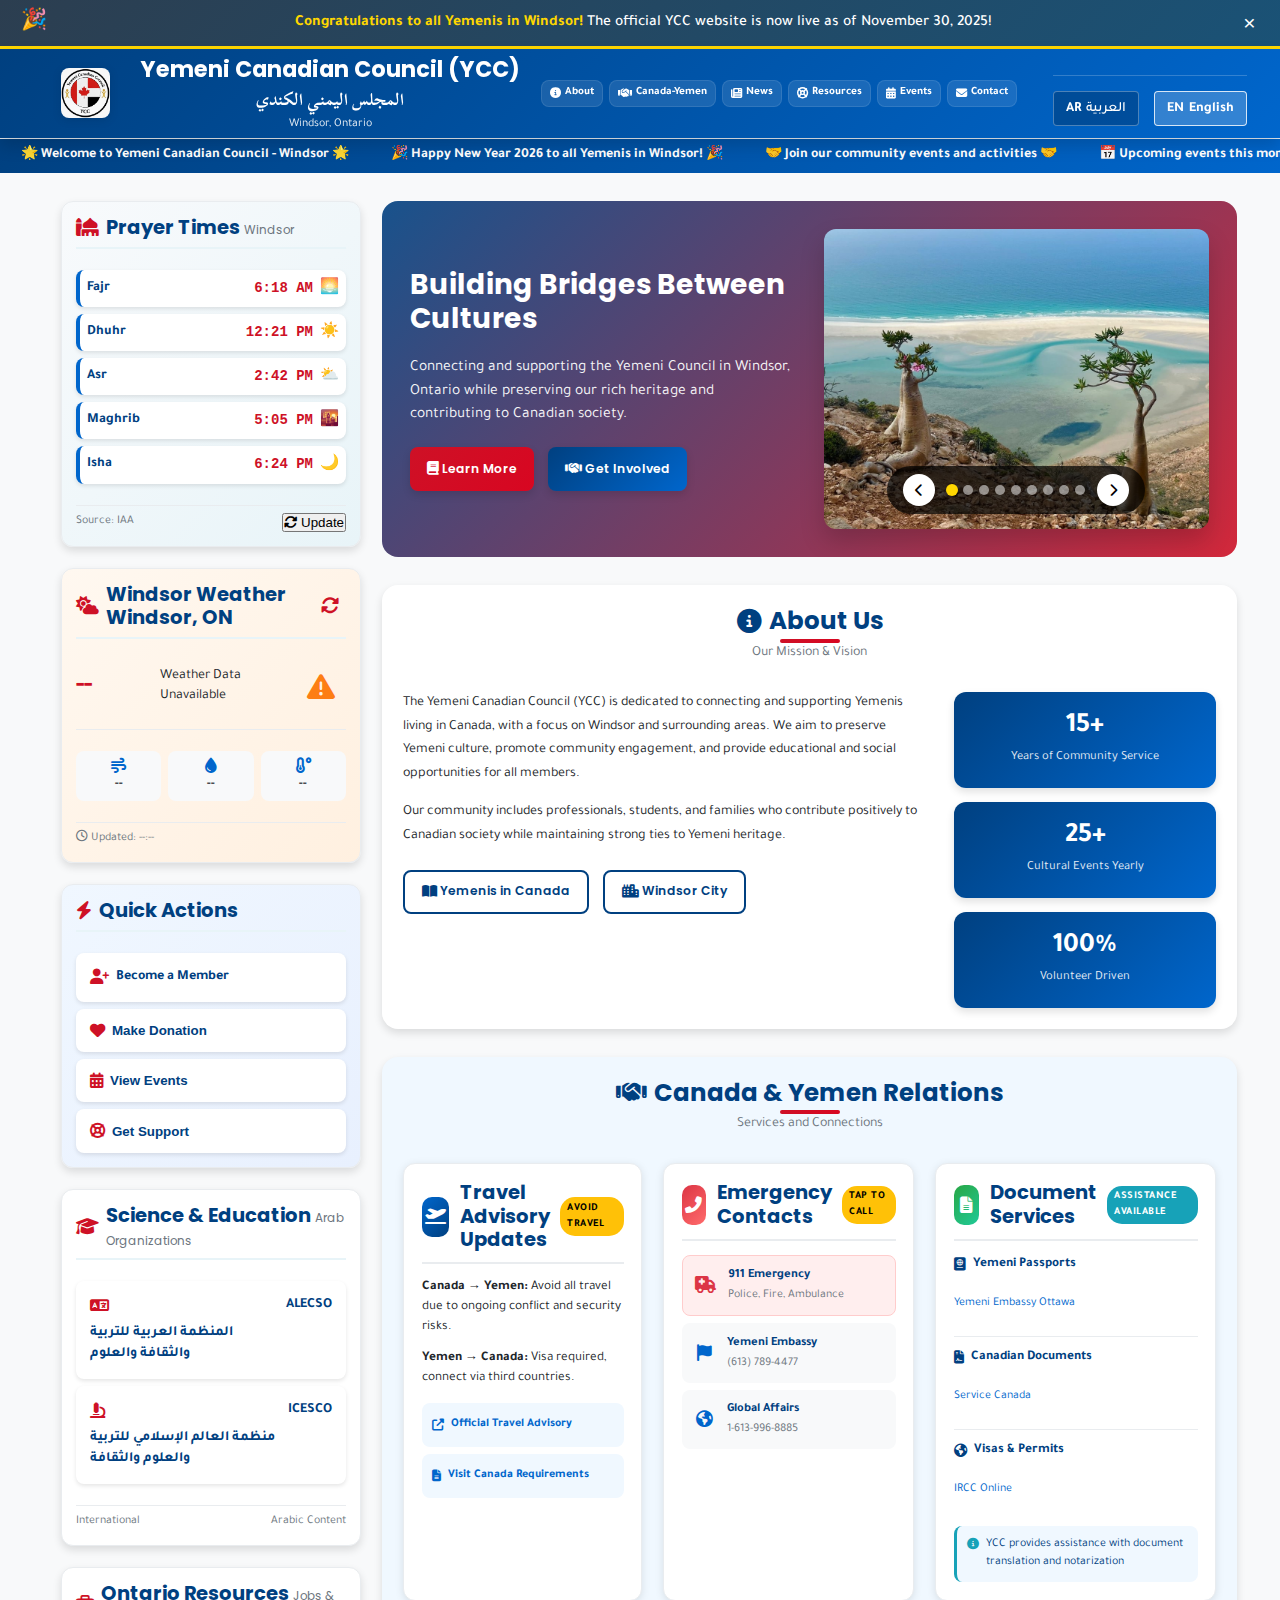
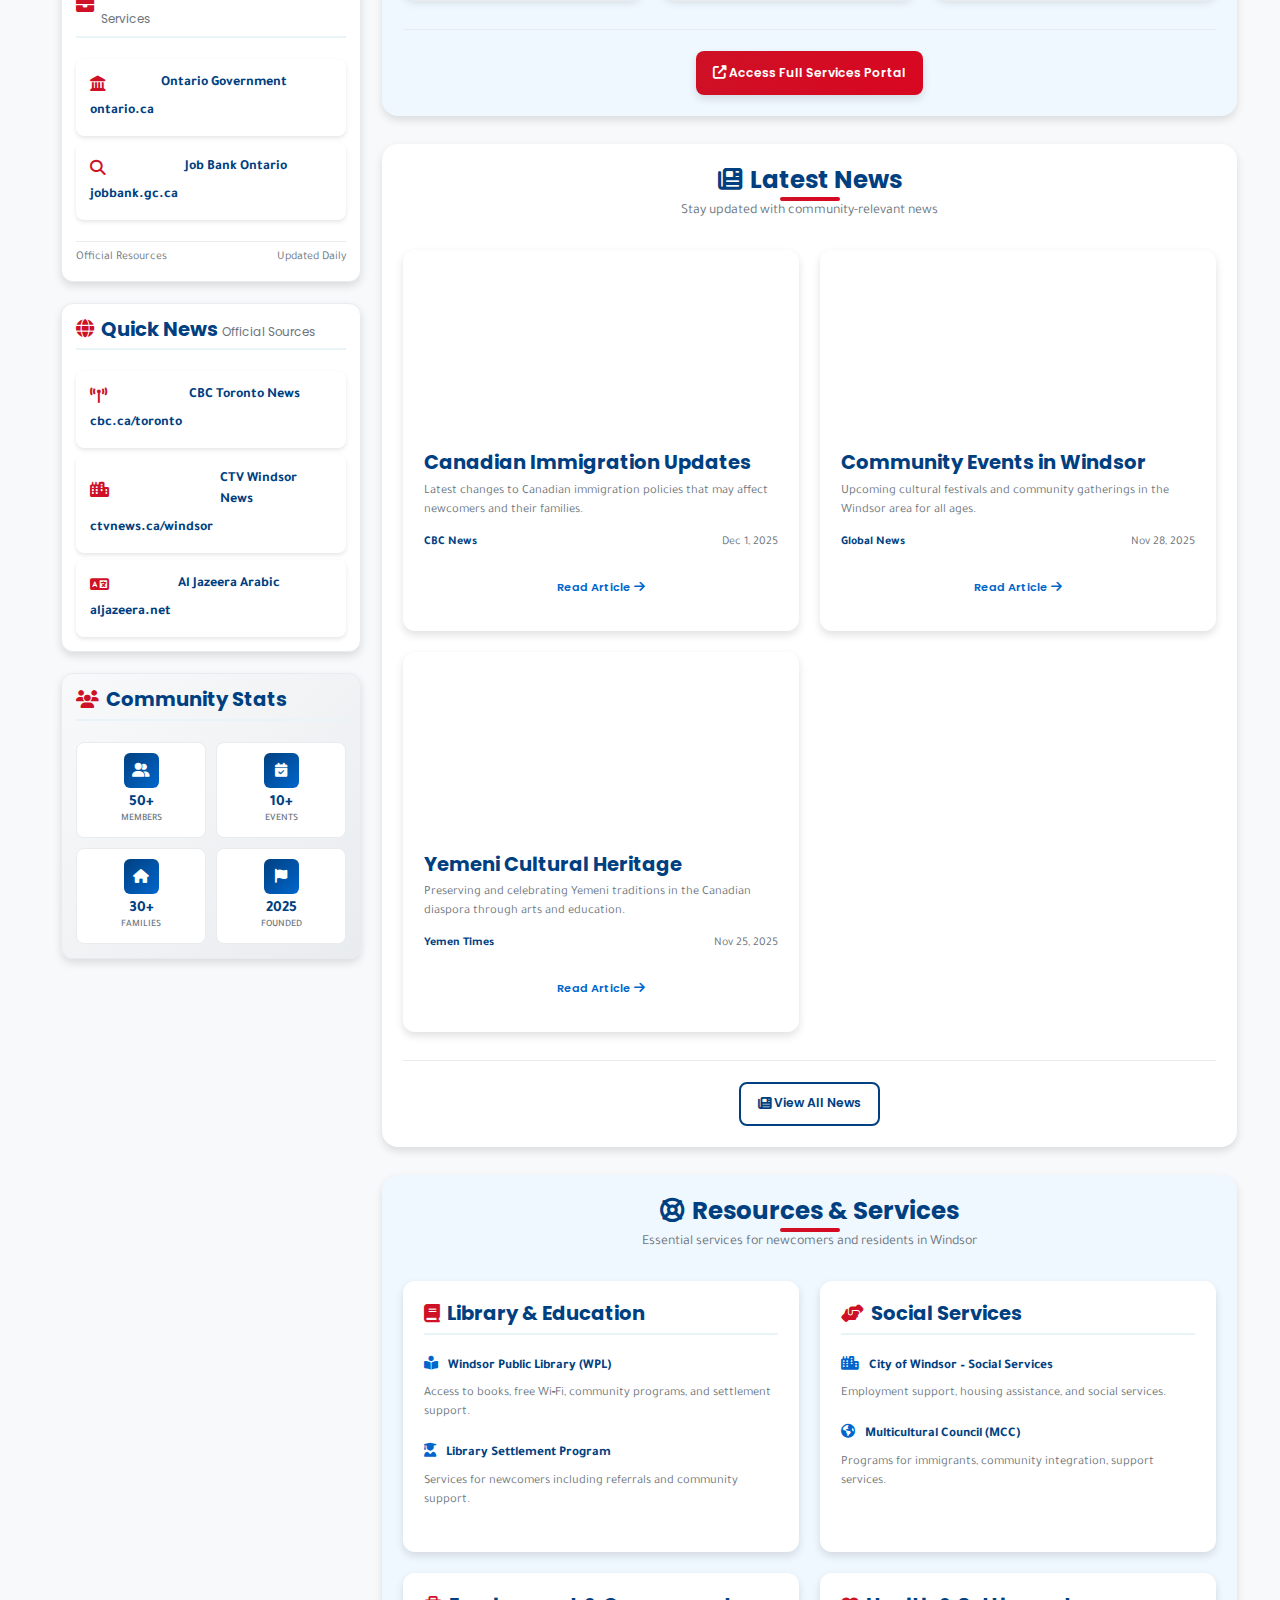
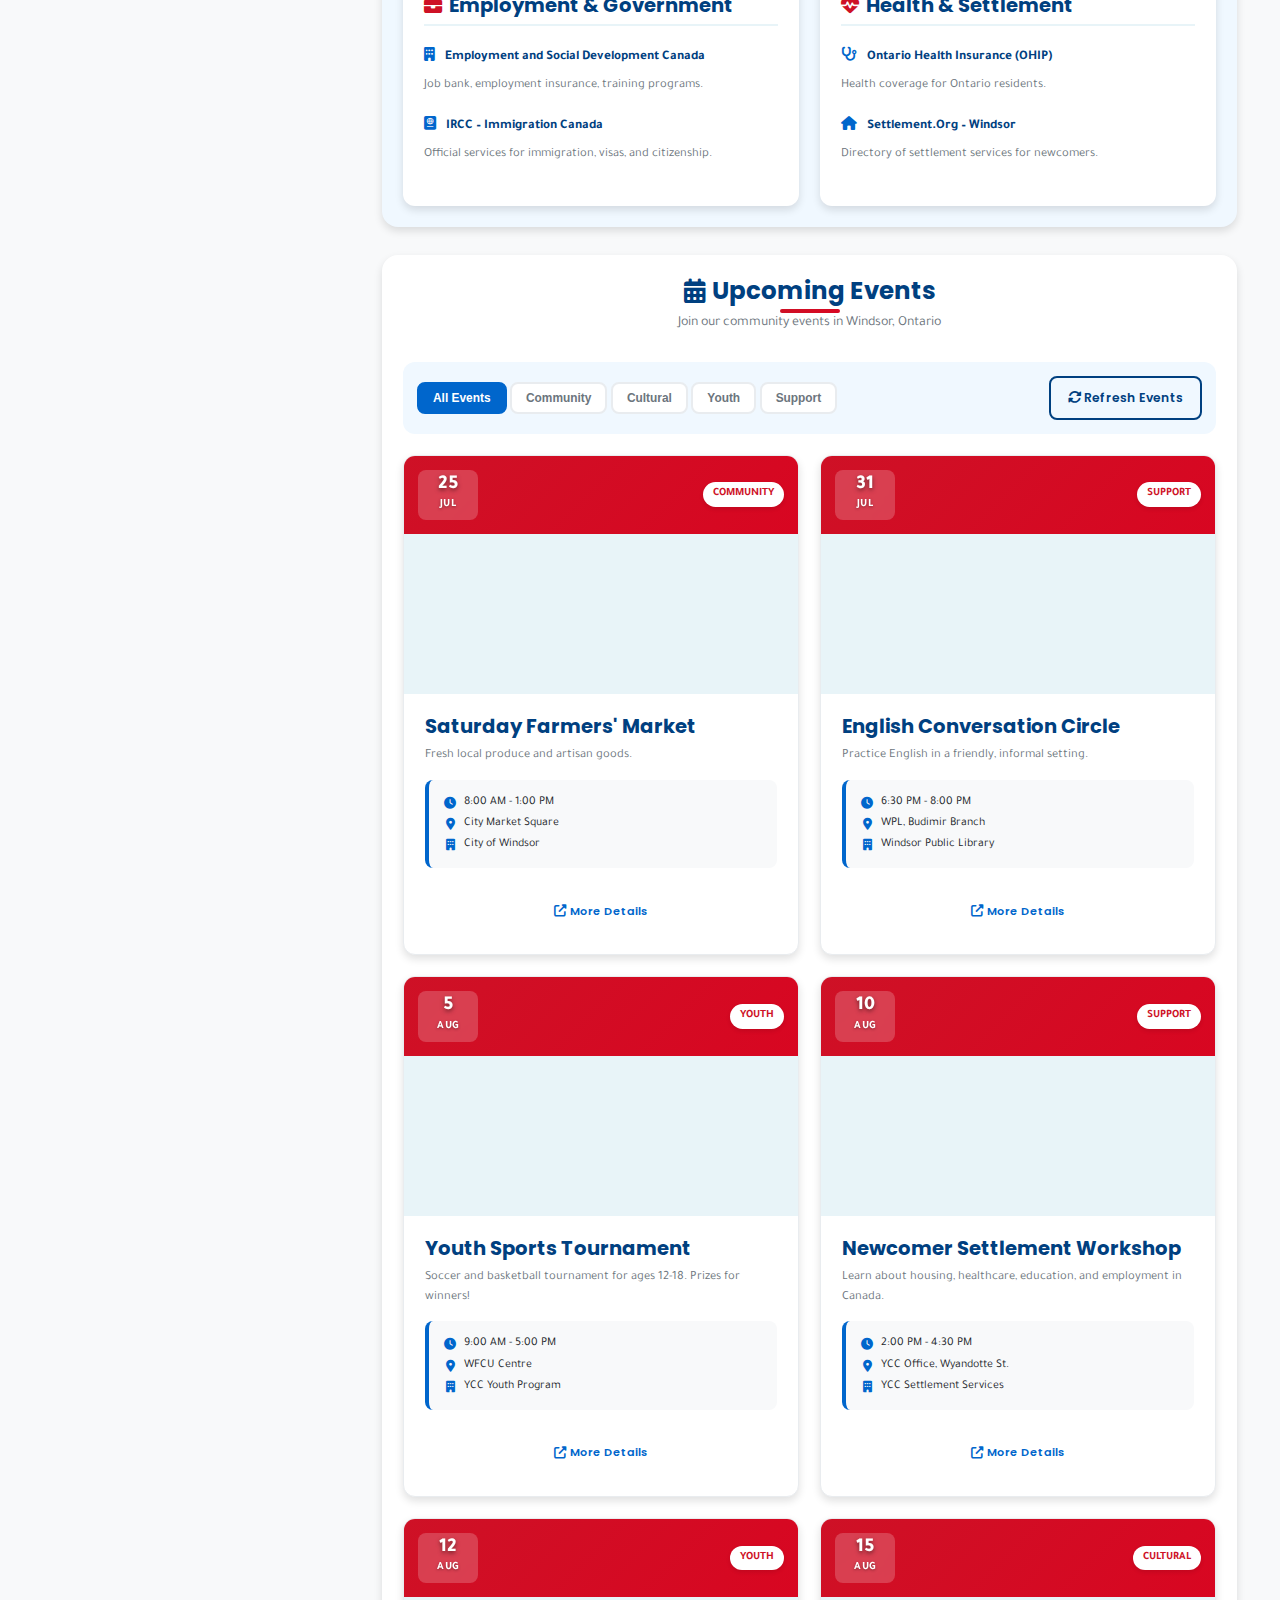
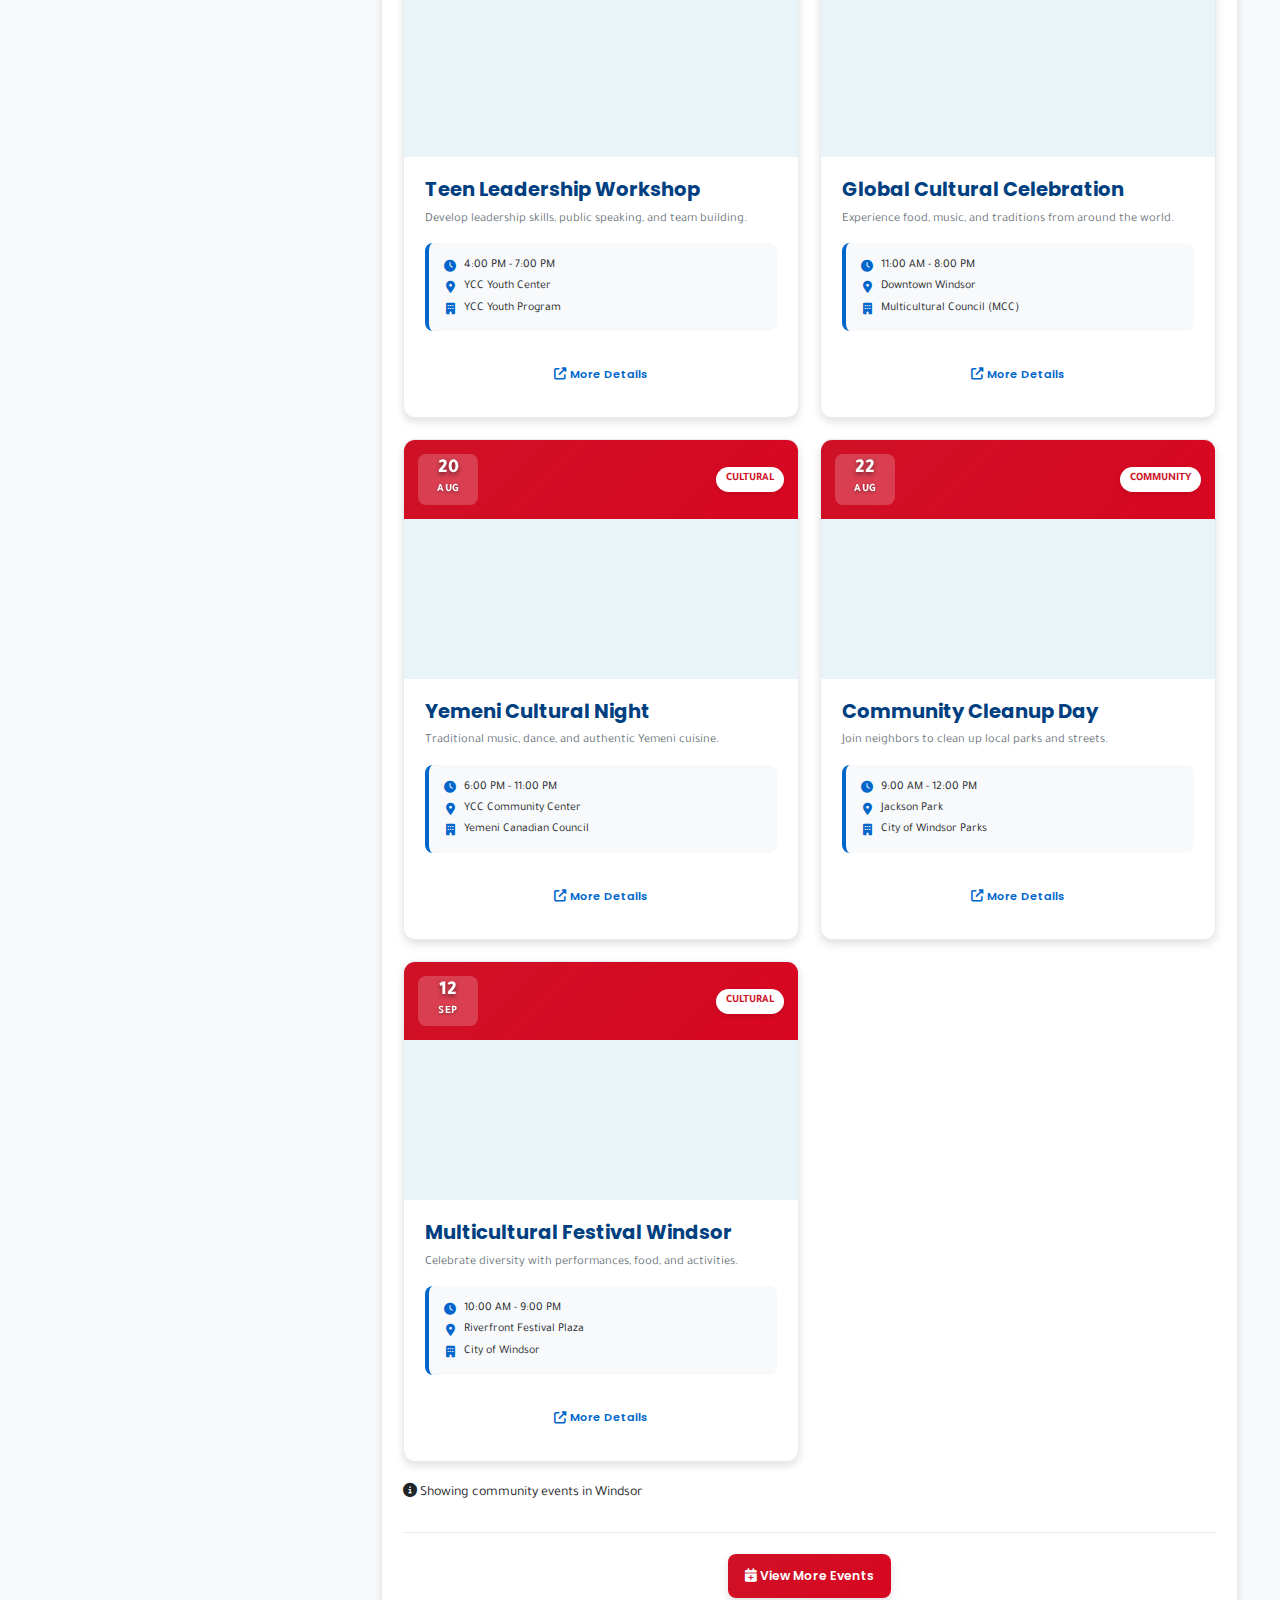
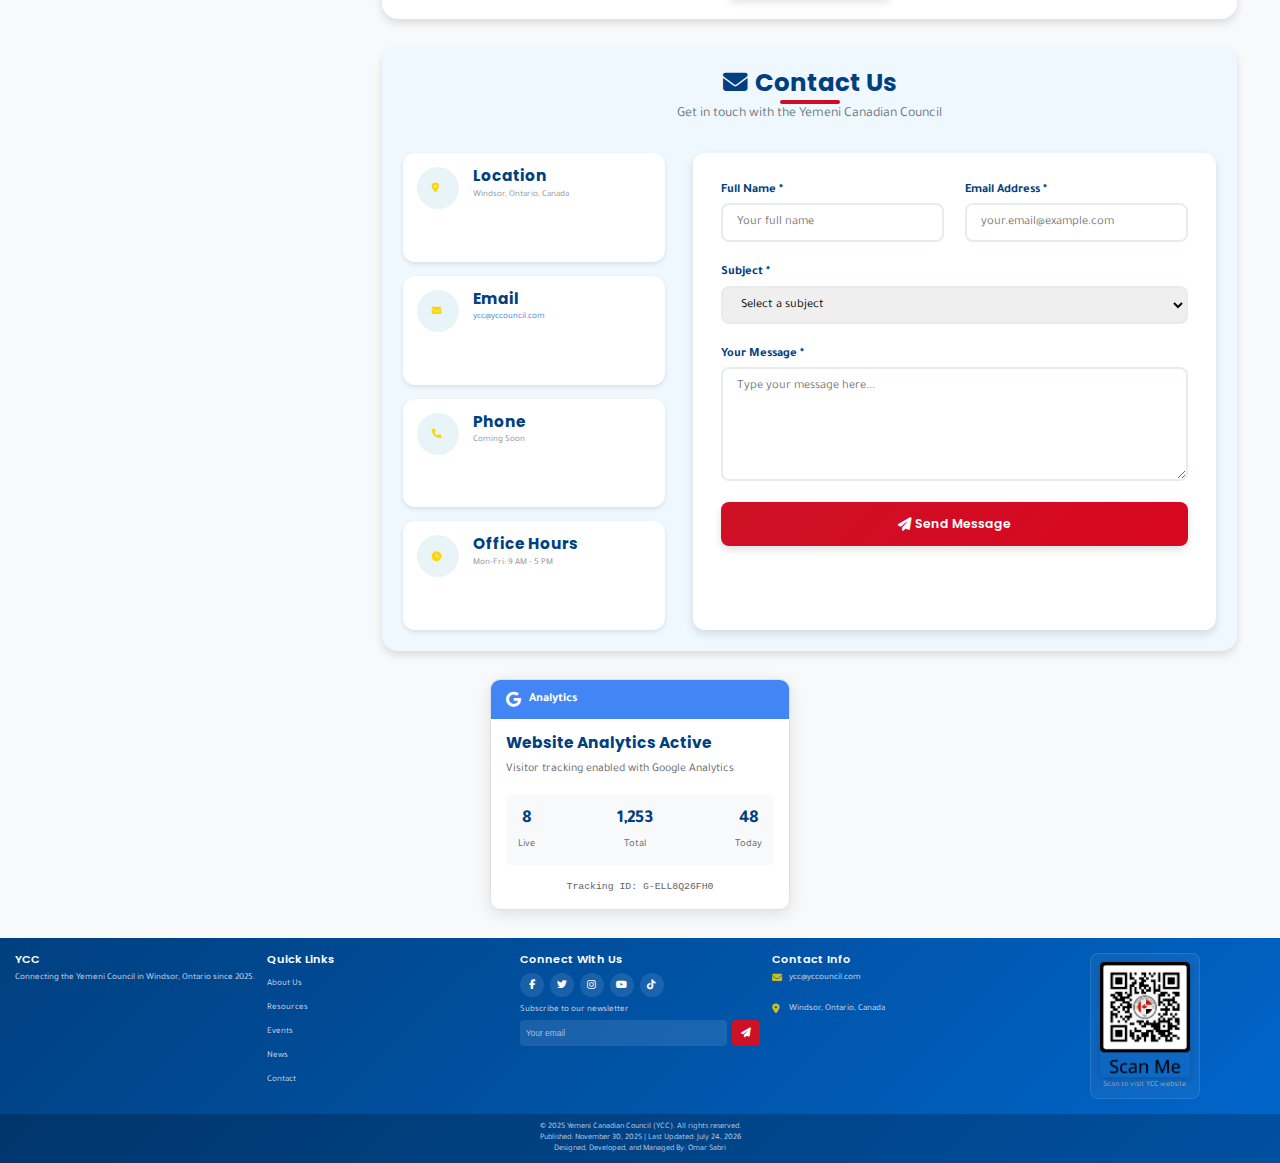
<file: English/index.html>
<!DOCTYPE html>
<html lang="en">
<head>
    <meta charset="UTF-8">
    <meta name="viewport" content="width=device-width, initial-scale=1.0">
    
    <!-- Favicon - Browser tab logo -->
    <link rel="icon" type="image/png" href="logo2.png">
    <link rel="shortcut icon" href="logo2.png">
    <link rel="apple-touch-icon" href="logo2.png">
    
    <title>Yemeni Canadian Council (YCC) - Windsor</title>

    <!-- Google Analytics - REAL Visitor Tracking -->
    <script async src="https://www.googletagmanager.com/gtag/js?id=G-ELL8Q26FH0"></script>
    <script>
        window.dataLayer = window.dataLayer || [];
        function gtag(){dataLayer.push(arguments);}
        gtag('js', new Date());
        gtag('config', 'G-ELL8Q26FH0');
    </script>

    <link rel="stylesheet" href="style.css">
    <link rel="stylesheet" href="https://cdnjs.cloudflare.com/ajax/libs/font-awesome/6.4.0/css/all.min.css">
    <link href="https://fonts.googleapis.com/css2?family=Scheherazade+New:wght@400;700&family=Tajawal:wght@300;400;500;700&display=swap" rel="stylesheet">
    <link href="https://fonts.googleapis.com/css2?family=Poppins:wght@300;400;500;600;700&display=swap" rel="stylesheet">
</head>


<style>
 /* LANGUAGE ROW - Match Arabic exactly */
.language-row {
    margin-top: 15px !important;
    padding-top: 15px !important;
    border-top: 1px solid rgba(255, 255, 255, 0.2) !important;
    width: 100% !important;
    text-align: center !important;
    box-sizing: border-box !important;
}

.language-container {
    display: inline-flex !important;
    gap: 15px !important;
    justify-content: center !important;
    align-items: center !important;
    box-sizing: border-box !important;
}

/* EXACT Arabic button copy */
.lang-switch-btn {
    padding: 6px 12px !important;
    border: 1px solid rgba(255, 255, 255, 0.3) !important;
    background: rgba(0, 0, 0, 0.2) !important;
    color: white !important;
    border-radius: 4px !important;
    font-size: 14px !important;
    font-weight: 500 !important;
    cursor: pointer !important;
    transition: all 0.3s ease !important;
    display: inline-flex !important;
    align-items: center !important;
    justify-content: center !important;
    gap: 5px !important;
    min-width: 60px !important;
    min-height: 35px !important;
    box-sizing: border-box !important;
    font-family: 'Tajawal', sans-serif !important;
    line-height: 1 !important;
    text-decoration: none !important;
}

.lang-switch-btn:hover {
    background: rgba(0, 0, 0, 0.4) !important;
    border-color: rgba(255, 255, 255, 0.6) !important;
    transform: translateY(-1px) !important;
}

.lang-switch-btn.active {
    background: rgba(255, 255, 255, 0.2) !important;
    border-color: rgba(255, 255, 255, 0.8) !important;
    font-weight: 600 !important;
}

.lang-icon {
    font-weight: bold !important;
    font-size: 14px !important;
}

/* Mobile */
@media (max-width: 768px) {
    .language-container {
        gap: 10px !important;
    }
    
    .lang-switch-btn {
        padding: 5px 10px !important;
        font-size: 13px !important;
    }
}





        .lang-switch-btn {
            padding: 6px 12px;
            border: 1px solid rgba(255, 255, 255, 0.3);
            background: rgba(0, 0, 0, 0.2);
            color: white;
            border-radius: 4px;
            font-size: 14px;
            font-weight: 500;
            cursor: pointer;
            transition: all 0.3s ease;
            text-decoration: none;
            display: flex;
            align-items: center;
            gap: 5px;
        }
        
        .lang-switch-btn:hover {
            background: rgba(0, 0, 0, 0.4);
            border-color: rgba(255, 255, 255, 0.6);
            transform: translateY(-1px);
        }
        
        .lang-switch-btn.active {
            background: rgba(255, 255, 255, 0.2);
            border-color: rgba(255, 255, 255, 0.8);
            font-weight: 600;
        }
        
        .lang-switch-btn i {
            font-size: 12px;
        }
        
        /* Mobile responsive adjustments */
        @media (max-width: 768px) {
            .language-switcher-header {
                position: static;
                transform: none;
                margin-left: auto;
                margin-right: 10px;
                order: 2;
            }
            
            .lang-switch-btn {
                padding: 5px 10px;
                font-size: 13px;
            }
        }
        
        @media (max-width: 576px) {
            .language-switcher-header {
                position: absolute;
                top: 10px;
                right: 10px;
                transform: none;
            }
            
            .lang-switch-btn {
                padding: 4px 8px;
                font-size: 12px;
            }
        }
        




    /* Reset header and nav to LTR */
    .main-header,
    .header-container,
    .logo-section,
    .header-titles,
    .main-nav,
    .header-actions,
    .menu-toggle,
    .rotator-controls .rotator-btn {
        direction: ltr !important;
    }
    
    /* ADD THIS - Make sure language switcher is visible */
    .language-switcher-header {
        direction: ltr !important;
        position: absolute !important;
        right: 20px !important;
        top: 50% !important;
        transform: translateY(-50%) !important;
        display: flex !important;
        gap: 8px !important;
        z-index: 1000 !important;
    }
    
    /* Rest of your CSS... */





/* Match Arabic logo size exactly */
    .header-logo {
        display: block !important;
        width: auto !important;
        height: 50px !important;
        margin-right: 15px !important;
    }
    
    .logo-section img.header-logo {
        height: 50px !important;
        width: auto !important;
        max-width: 150px !important;
        object-fit: contain !important;
        display: block !important;
    }
        </style>






<body>
    <!-- YCC Announcement Banner -->
    <div class="ycc-announcement">
        <div class="announcement-content">
            <span class="announcement-icon">🎉</span>
            <span class="announcement-text">
                <strong>Congratulations to all Yemenis in Windsor!</strong> The official YCC website is now live as of November 30, 2025!
            </span>
            <button class="close-announcement" onclick="closeAnnouncement()">×</button>
        </div>
    </div>



<!-- Header -->
<header class="main-header">
    <div class="header-container">
        <div class="logo-section">
            <img src="logo2.png" alt="YCC Logo" class="header-logo">
            <div class="header-titles">
                <h1>Yemeni Canadian Council <span>(YCC)</span></h1>
                <p class="arabic-title">المجلس اليمني الكندي</p>
                <p class="header-subtitle">Windsor, Ontario</p>
            </div>
        </div>

        <!-- Menu Row -->
        <div class="header-row">
            <nav class="main-nav">
                <a href="#about"><i class="fas fa-info-circle"></i> About</a>
                <a href="#canada-yemen"><i class="fas fa-handshake"></i> Canada-Yemen</a>
                <a href="#news"><i class="fas fa-newspaper"></i> News</a>
                <a href="#resources"><i class="fas fa-life-ring"></i> Resources</a>
                <a href="#events"><i class="fas fa-calendar-alt"></i> Events</a>
                <a href="#contact"><i class="fas fa-envelope"></i> Contact</a>
            </nav>
            
            <div class="header-actions">
                <button class="menu-toggle" id="menuToggle">
                    <i class="fas fa-bars"></i>
                </button>
            </div>
        </div>

        <!-- Language Row - SIMPLE VERSION LIKE ARABIC 
        <div class="language-row">
    <div class="language-container">
        <button class="lang-switch-btn active" 
                data-lang="en"
                onclick="window.location.href='index.html'; localStorage.setItem('preferredLang', 'en');">
            <span class="lang-icon">EN</span>
        </button>
        <button class="lang-switch-btn" 
                data-lang="ar"
                onclick="window.location.href='../Arabic/index.html'; localStorage.setItem('preferredLang', 'ar');">
            <span class="lang-icon">AR</span>
        </button>
    </div>
</div>

-->





<!-- Language Switcher - UNIFIED VERSION -->
<div class="language-row">
    <div class="language-container">
        <!-- Arabic Button -->
        <button class="lang-switch-btn" 
                onclick="switchLanguage('ar')"
                data-lang="ar">
            <span class="lang-icon">AR</span>
            <span class="lang-text">العربية</span>
        </button>
        
        <!-- English Button -->
        <button class="lang-switch-btn" 
                onclick="switchLanguage('en')"
                data-lang="en">
            <span class="lang-icon">EN</span>
            <span class="lang-text">English</span>
        </button>
    </div>
</div>
    </div>
</header>



<!-- Your existing content continues below... -->


    <!-- Welcome Marquee -->
    <div class="welcome-bar">
        <div class="marquee-container">
            <div class="marquee-content">
                <span class="marquee-item">🌟 Welcome to Yemeni Canadian Council - Windsor 🌟</span>
                <span class="marquee-item">🎉 Happy New Year 2026 to all Yemenis in Windsor! 🎉</span>
                <span class="marquee-item">🤝 Join our community events and activities 🤝</span>
                <span class="marquee-item">📅 Upcoming events this month - Check our Events section 📅</span>
            </div>
        </div>
    </div>

    <!-- Main Grid Layout -->
    <main class="main-grid-container">
        <!-- Sidebar Grid -->
        <aside class="sidebar-grid">
            <!-- Prayer Times Card -->
            <div class="grid-card prayer-card">
                <div class="card-header">
                    <i class="fas fa-mosque"></i>
                    <h3>Prayer Times <span class="card-subtitle">Windsor</span></h3>
                </div>
                <div class="prayer-grid">
                    <div class="prayer-item">
                        <span class="prayer-name">Fajr</span>
                        <span class="prayer-time" id="sidebar-fajr">6:18 AM</span>
                        <span class="prayer-icon">🌅</span>
                    </div>
                    <div class="prayer-item">
                        <span class="prayer-name">Dhuhr</span>
                        <span class="prayer-time" id="sidebar-dhuhr">12:21 PM</span>
                        <span class="prayer-icon">☀️</span>
                    </div>
                    <div class="prayer-item">
                        <span class="prayer-name">Asr</span>
                        <span class="prayer-time" id="sidebar-asr">2:42 PM</span>
                        <span class="prayer-icon">⛅</span>
                    </div>
                    <div class="prayer-item">
                        <span class="prayer-name">Maghrib</span>
                        <span class="prayer-time" id="sidebar-maghrib">5:05 PM</span>
                        <span class="prayer-icon">🌇</span>
                    </div>
                    <div class="prayer-item">
                        <span class="prayer-name">Isha</span>
                        <span class="prayer-time" id="sidebar-isha">6:24 PM</span>
                        <span class="prayer-icon">🌙</span>
                    </div>
                </div>
                <div class="card-footer">
                    <span class="source-text">Source: IAA</span>
                    <button class="card-action-btn" onclick="updatePrayerTimes()">
                        <i class="fas fa-sync-alt"></i> Update
                    </button>
                </div>
            </div>

            <!-- Windsor Weather Card -->
            <div class="grid-card weather-card" id="windsor-weather-card">
                <div class="card-header">
                    <i class="fas fa-cloud-sun"></i>
                    <h3>Windsor Weather <span class="weather-location">Windsor, ON</span></h3>
                    <button class="weather-refresh-btn" onclick="refreshWindsorWeather()" title="Refresh weather">
                        <i class="fas fa-sync-alt"></i>
                    </button>
                </div>
                
                <!-- Current Weather Display -->
                <div class="weather-main">
                    <div class="weather-temp loading" id="weather-temp">--°C</div>
                    <div class="weather-desc loading" id="weather-desc">Loading Windsor weather...</div>
                    <div class="weather-icon" id="weather-icon">
                        <i class="fas fa-spinner fa-spin"></i>
                    </div>
                </div>
                
                <!-- Weather Details -->
                <div class="weather-details">
                    <div class="weather-item" title="Wind speed and direction">
                        <i class="fas fa-wind"></i>
                        <span class="loading" id="weather-wind">-- km/h</span>
                    </div>
                    <div class="weather-item" title="Humidity level">
                        <i class="fas fa-tint"></i>
                        <span class="loading" id="weather-humidity">--%</span>
                    </div>
                    <div class="weather-item" title="Feels like temperature">
                        <i class="fas fa-temperature-low"></i>
                        <span class="loading" id="weather-feels-like">Feels like --°C</span>
                    </div>
                </div>
                
                <!-- Last Updated & Next Update -->
                <div class="card-footer">
                    <div class="datetime-info">
                        <i class="far fa-clock"></i>
                        <span id="weather-updated">Updated: --:--</span>
                    </div>
                </div>
            </div>

            <!-- Quick Actions Card -->
            <div class="grid-card actions-card">
                <div class="card-header">
                    <i class="fas fa-bolt"></i>
                    <h3>Quick Actions</h3>
                </div>
                <div class="actions-grid">
                    <a href="https://forms.gle/GGt8YYamCJ5oncuRA" target="_blank" class="action-btn membership">
                        <i class="fas fa-user-plus"></i>
                        <span>Become a Member</span>
                    </a>
                    <button class="action-btn donate" onclick="showDonationModal()">
                        <i class="fas fa-heart"></i>
                        <span>Make Donation</span>
                    </button>
                    <button class="action-btn events" onclick="scrollToSection('events')">
                        <i class="fas fa-calendar-alt"></i>
                        <span>View Events</span>
                    </button>
                    <button class="action-btn resources" onclick="scrollToSection('resources')">
                        <i class="fas fa-life-ring"></i>
                        <span>Get Support</span>
                    </button>
                </div>
            </div>

           
                    

        <!-- Science & Education Card -->
        <div class="grid-card education-card">
            <div class="card-header">
                <i class="fas fa-graduation-cap"></i>
                <h3>Science & Education <span class="card-subtitle">Arab Organizations</span></h3>
            </div>
            <div class="actions-grid">
                <a href="https://alecso.org/nsite/ar/" target="_blank" class="action-btn alecso">
                    <i class="fas fa-language"></i>
                    <span>ALECSO</span>
                    <span class="arabic-sub">المنظمة العربية للتربية والثقافة والعلوم</span>
                </a>
                <a href="https://icesco.org/ar/" target="_blank" class="action-btn icesco">
                    <i class="fas fa-microscope"></i>
                    <span>ICESCO</span>
                    <span class="arabic-sub">منظمة العالم الإسلامي للتربية والعلوم والثقافة</span>
                </a>
            </div>
            <div class="card-footer">
                <span class="source-text">International</span>
                <span class="update-text">Arabic Content</span>
            </div>
        </div>







        <!-- Ontario Resources Card -->
        <div class="grid-card resources-card">
            <div class="card-header">
                <i class="fas fa-briefcase"></i>
                <h3>Ontario Resources <span class="card-subtitle">Jobs & Services</span></h3>
            </div>
            <div class="actions-grid">
                <a href="https://www.ontario.ca/page/government-ontario" target="_blank" class="action-btn ontario-gov">
                    <i class="fas fa-landmark"></i>
                    <span>Ontario Government</span>
                    <span class="link-url">ontario.ca</span>
                </a>
                <a href="https://www.jobbank.gc.ca/browsejobs/province/ON" target="_blank" class="action-btn job-search">
                    <i class="fas fa-search"></i>
                    <span>Job Bank Ontario</span>
                    <span class="link-url">jobbank.gc.ca</span>
                </a>
            </div>
            <div class="card-footer">
                <span class="source-text">Official Resources</span>
                <span class="update-text">Updated Daily</span>
            </div>
        </div>


        <!-- News Portals Card -->
        <div class="grid-card news-portal-card">
            <div class="card-header">
                <i class="fas fa-globe"></i>
                <h3>Quick News <span class="card-subtitle">Official Sources</span></h3>
            </div>
           
            <div class="actions-grid">
                <!-- Ontario News -->
                <a href="https://www.cbc.ca/news/canada/toronto" target="_blank" class="action-btn cbc-news">
                    <i class="fas fa-broadcast-tower"></i>
                    <span>CBC Toronto News</span>
                    <span class="link-url">cbc.ca/toronto</span>
                </a>
                
                <!-- Windsor News -->
                <a href="https://windsor.ctvnews.ca/" target="_blank" class="action-btn windsor-news">
                    <i class="fas fa-city"></i>
                    <span>CTV Windsor News</span>
                    <span class="link-url">ctvnews.ca/windsor</span>
                </a>
                
                <!-- Arabic News -->
                <a href="https://www.aljazeera.net/" target="_blank" class="action-btn arabic-news">
                    <i class="fas fa-language"></i>
                    <span>Al Jazeera Arabic</span>
                    <span class="link-url">aljazeera.net</span>
                </a>
                                 
          </div>

        </div>


 <!-- Community Stats Card -->
            <div class="grid-card stats-card">
                <div class="card-header">
                    <i class="fas fa-users"></i>
                    <h3>Community Stats</h3>
                </div>
               
                <div class="stats-grid">
                    <div class="stat-item">
                        <div class="stat-icon">
                            <i class="fas fa-user-friends"></i>
                        </div>
                        <div class="stat-content">
                            <div class="stat-number">50+</div>
                            <div class="stat-label">Members</div>
                        </div>
                    </div>
                   
                    <div class="stat-item">
                        <div class="stat-icon">
                            <i class="fas fa-calendar-check"></i>
                        </div>
                        <div class="stat-content">
                            <div class="stat-number">10+</div>
                            <div class="stat-label">Events</div>
                        </div>
                    </div>
                    <div class="stat-item">
                        <div class="stat-icon">
                            <i class="fas fa-home"></i>
                        </div>
                        <div class="stat-content">
                            <div class="stat-number">30+</div>
                            <div class="stat-label">Families</div>
                        </div>
                    </div>
                    <div class="stat-item">
                        <div class="stat-icon">
                            <i class="fas fa-flag"></i>
                        </div>
                        <div class="stat-content">
                            <div class="stat-number">2025</div>
                            <div class="stat-label">Founded</div>
                        </div>
                    </div>
                </div>
            </div>

              

       </aside>



        
        <!-- Main Content Grid -->
        <section class="main-content-grid">
            <!-- Hero Section -->
            <section class="hero-section">
                <div class="hero-grid">
                    <div class="hero-content">
                        <h2 class="hero-title">Building Bridges Between Cultures</h2>
                        <p class="hero-description">Connecting and supporting the Yemeni Council in Windsor, Ontario while preserving our rich heritage and contributing to Canadian society.</p>
                        <div class="hero-buttons">
                            <a href="#about" class="btn btn-primary">
                                <i class="fas fa-book"></i> Learn More
                            </a>
                            <a href="#contact" class="btn btn-secondary">
                                <i class="fas fa-handshake"></i> Get Involved
                            </a>
                        </div>
                    </div>
                    <div class="hero-image-rotator">
                        <div class="rotator-container">
                            <div class="rotator-image active" style="background-image: url('daralhajar.jpg')"></div>
                            <div class="rotator-image" style="background-image: url('Yemen2.jpg')"></div>
                            <div class="rotator-image" style="background-image: url('Yemen3.jpg')"></div>
                            <div class="rotator-image" style="background-image: url('Yemen4.jpg')"></div>
                            <div class="rotator-image" style="background-image: url('Yemen5.jpg')"></div>
                            <div class="rotator-image" style="background-image: url('Yemen6.jpg')"></div>
                            <div class="rotator-image" style="background-image: url('Yemen7.jpg')"></div>
                            <div class="rotator-image" style="background-image: url('Yemen8.jpg')"></div>
                            <div class="rotator-image" style="background-image: url('Yemen9.jpg')"></div>
                        </div>
                        <div class="rotator-controls">
                            <button class="rotator-btn prev-btn"><i class="fas fa-chevron-left"></i></button>
                            <div class="rotator-dots">
                                <span class="dot active"></span>
                                <span class="dot"></span>
                                <span class="dot"></span>
                                <span class="dot"></span>
                                <span class="dot"></span>
                                <span class="dot"></span>
                                <span class="dot"></span>
                                <span class="dot"></span>
                                <span class="dot"></span>
                            </div>
                            <button class="rotator-btn next-btn"><i class="fas fa-chevron-right"></i></button>
                        </div>
                    </div>
                </div>
            </section>

            <!-- About Section -->
            <section id="about" class="content-section">
                <div class="section-header">
                    <h2><i class="fas fa-info-circle"></i> About Us</h2>
                    <p class="section-subtitle">Our Mission & Vision</p>
                </div>
                <div class="about-grid">
                    <div class="about-content">
                        <p>The Yemeni Canadian Council (YCC) is dedicated to connecting and supporting Yemenis living in Canada, with a focus on Windsor and surrounding areas. We aim to preserve Yemeni culture, promote community engagement, and provide educational and social opportunities for all members.</p>
                        <p>Our community includes professionals, students, and families who contribute positively to Canadian society while maintaining strong ties to Yemeni heritage.</p>
                        <div class="about-actions">
                            <a href="https://en.wikipedia.org/wiki/Yemeni_Canadians" target="_blank" class="btn btn-outline">
                                <i class="fas fa-book-open"></i> Yemenis in Canada
                            </a>
                            <a href="https://www.citywindsor.ca" target="_blank" class="btn btn-outline">
                                <i class="fas fa-city"></i> Windsor City
                            </a>
                        </div>
                    </div>
                    <div class="about-stats">
                        <div class="stat-highlight">
                            <div class="highlight-number">15+</div>
                            <div class="highlight-text">Years of Community Service</div>
                        </div>
                        <div class="stat-highlight">
                            <div class="highlight-number">25+</div>
                            <div class="highlight-text">Cultural Events Yearly</div>
                        </div>
                        <div class="stat-highlight">
                            <div class="highlight-number">100%</div>
                            <div class="highlight-text">Volunteer Driven</div>
                        </div>
                    </div>
                </div>
            </section>




          <!-- Canada-Yemen Section - MOBILE OPTIMIZED -->
<section id="canada-yemen" class="content-section bg-alt">
    <div class="section-header">
        <h2><i class="fas fa-handshake"></i> Canada & Yemen Relations</h2>
        <p class="section-subtitle">Services and Connections</p>
    </div>
    
    <div class="services-mobile-grid">
        <!-- Travel Advisory Card -->
        <div class="service-card">
            <div class="service-header">
                <div class="service-icon travel">
                    <i class="fas fa-plane-departure"></i>
                </div>
                <h3>Travel Advisory Updates</h3>
                <span class="service-status status-danger">Avoid Travel</span>
            </div>
            <div class="service-content">
                <p><strong>Canada → Yemen:</strong> Avoid all travel due to ongoing conflict and security risks.</p>
                <p><strong>Yemen → Canada:</strong> Visa required, connect via third countries.</p>
                <div class="service-links">
                    <a href="https://travel.gc.ca/destinations/yemen" target="_blank" class="service-link">
                        <i class="fas fa-external-link-alt"></i> Official Travel Advisory
                    </a>
                    <a href="https://www.canada.ca/en/immigration-refugees-citizenship/services/visit-canada.html" target="_blank" class="service-link">
                        <i class="fas fa-file-alt"></i> Visit Canada Requirements
                    </a>
                </div>
            </div>
        </div>
        
        <!-- Emergency Contacts Card -->
        <div class="service-card">
            <div class="service-header">
                <div class="service-icon emergency">
                    <i class="fas fa-phone-alt"></i>
                </div>
                <h3>Emergency Contacts</h3>
                <span class="service-status status-warning">Tap to Call</span>
            </div>
            <div class="service-content">
                <div class="contact-list-mobile">
                    <a href="tel:911" class="contact-item emergency-call">
                        <i class="fas fa-ambulance"></i>
                        <div>
                            <strong>911 Emergency</strong>
                            <span>Police, Fire, Ambulance</span>
                        </div>
                    </a>
                    <a href="tel:16137894477" class="contact-item">
                        <i class="fas fa-flag"></i>
                        <div>
                            <strong>Yemeni Embassy</strong>
                            <span>(613) 789-4477</span>
                        </div>
                    </a>
                    <a href="tel:16139968885" class="contact-item">
                        <i class="fas fa-globe-americas"></i>
                        <div>
                            <strong>Global Affairs</strong>
                            <span>1-613-996-8885</span>
                        </div>
                    </a>
                </div>
            </div>
        </div>
        
        <!-- Document Services Card -->
        <div class="service-card">
            <div class="service-header">
                <div class="service-icon documents">
                    <i class="fas fa-file-alt"></i>
                </div>
                <h3>Document Services</h3>
                <span class="service-status status-info">Assistance Available</span>
            </div>
            <div class="service-content">
                <div class="doc-services-list">
                    <div class="doc-service">
                        <strong><i class="fas fa-passport"></i> Yemeni Passports</strong>
                        <a href="https://www.yemenembassy.ca/eng/" target="_blank">Yemeni Embassy Ottawa</a>
                    </div>
                    <div class="doc-service">
                        <strong><i class="fas fa-file-contract"></i> Canadian Documents</strong>
                        <a href="https://www.canada.ca/en/immigration-refugees-citizenship/services/canadian-passports.html" target="_blank">Service Canada</a>
                    </div>
                    <div class="doc-service">
                        <strong><i class="fas fa-globe-americas"></i> Visas & Permits</strong>
                        <a href="https://www.canada.ca/en/immigration-refugees-citizenship/services/visit-canada.html" target="_blank">IRCC Online</a>
                    </div>
                </div>
                <div class="service-note">
                    <i class="fas fa-info-circle"></i> YCC provides assistance with document translation and notarization
                </div>
            </div>
        </div>
    </div>
    
    <div class="section-footer">
        <a href="https://www.international.gc.ca/country-pays/yemen/index.aspx?lang=eng" target="_blank" class="btn btn-primary">
            <i class="fas fa-external-link-alt"></i> Access Full Services Portal
        </a>
    </div>
</section>




            <!-- News Section -->
            <section id="news" class="content-section">
                <div class="section-header">
                    <h2><i class="fas fa-newspaper"></i> Latest News</h2>
                    <p class="section-subtitle">Stay updated with community-relevant news</p>
                </div>
                <div class="news-grid">
                    <div class="news-card">
                        <div class="news-image" style="background-image: url('https://images.unsplash.com/photo-1583324113626-70df0f4deaab?ixlib=rb-4.0.3&auto=format&fit=crop&w=600&q=80')"></div>
                        <div class="news-tag">Immigration</div>
                        <div class="news-content">
                            <h3>Canadian Immigration Updates</h3>
                            <p>Latest changes to Canadian immigration policies that may affect newcomers and their families.</p>
                            <div class="news-meta">
                                <span class="news-source">CBC News</span>
                                <span class="news-date">Dec 1, 2025</span>
                            </div>
                            <a href="https://www.cicnews.com" target="_blank" class="btn btn-small">
                                Read Article <i class="fas fa-arrow-right"></i>
                            </a>
                        </div>
                    </div>
                    
                    <div class="news-card">
    <div class="news-image" style="background-image: url('https://images.unsplash.com/photo-1540575467063-178a50c2df87?w=600&h=400&fit=crop&q=80')"></div>
    <div class="news-tag">Community</div>
    <div class="news-content">
        <h3>Community Events in Windsor</h3>
        <p>Upcoming cultural festivals and community gatherings in the Windsor area for all ages.</p>
        <div class="news-meta">
            <span class="news-source">Global News</span>
            <span class="news-date">Nov 28, 2025</span>
        </div>
        <a href="https://globalnews.ca/tag/windsor/" target="_blank" class="btn btn-small">
            Read Article <i class="fas fa-arrow-right"></i>
        </a>
    </div>
</div>
                    
                    <div class="news-card">
                        <div class="news-image" style="background-image: url('https://images.unsplash.com/photo-1518837695005-2083093ee35b?ixlib=rb-4.0.3&auto=format&fit=crop&w=600&q=80')"></div>
                        <div class="news-tag">Culture</div>
                        <div class="news-content">
                            <h3>Yemeni Cultural Heritage</h3>
                            <p>Preserving and celebrating Yemeni traditions in the Canadian diaspora through arts and education.</p>
                            <div class="news-meta">
                                <span class="news-source">Yemen Times</span>
                                <span class="news-date">Nov 25, 2025</span>
                            </div>
                            <a href="https://www.yementimes.com" target="_blank" class="btn btn-small">
                                Read Article <i class="fas fa-arrow-right"></i>
                            </a>
                        </div>
                    </div>
                </div>
                <div class="section-footer">
                    <a href="https://www.cbc.ca/news/canada/windsor" target="_blank" class="btn btn-outline">
                        <i class="fas fa-newspaper"></i> View All News
                    </a>
                </div>
            </section>

            <!-- Resources Section -->
            <section id="resources" class="content-section bg-alt">
                <div class="section-header">
                    <h2><i class="fas fa-life-ring"></i> Resources & Services</h2>
                    <p class="section-subtitle">Essential services for newcomers and residents in Windsor</p>
                </div>
                <div class="resources-grid">
                    <div class="resource-category">
                        <div class="category-header">
                            <i class="fas fa-book"></i>
                            <h3>Library & Education</h3>
                        </div>
                        <ul class="resource-list">
                            <li>
                                <i class="fas fa-book-reader"></i>
                                <a href="https://windsorpubliclibrary.com" target="_blank">Windsor Public Library (WPL)</a>
                                <p>Access to books, free Wi‑Fi, community programs, and settlement support.</p>
                            </li>
                            <li>
                                <i class="fas fa-user-graduate"></i>
                                <a href="https://windsorpubliclibrary.com/library-settlement-program/" target="_blank">Library Settlement Program</a>
                                <p>Services for newcomers including referrals and community support.</p>
                            </li>
                        </ul>
                    </div>
                    
                    <div class="resource-category">
                        <div class="category-header">
                            <i class="fas fa-hands-helping"></i>
                            <h3>Social Services</h3>
                        </div>
                        <ul class="resource-list">
                            <li>
                                <i class="fas fa-city"></i>
                                <a href="https://www.citywindsor.ca/residents/social-services" target="_blank">City of Windsor – Social Services</a>
                                <p>Employment support, housing assistance, and social services.</p>
                            </li>
                            <li>
                                <i class="fas fa-globe-americas"></i>
                                <a href="https://www.themcc.com" target="_blank">Multicultural Council (MCC)</a>
                                <p>Programs for immigrants, community integration, support services.</p>
                            </li>
                        </ul>
                    </div>
                    
                    <div class="resource-category">
                        <div class="category-header">
                            <i class="fas fa-briefcase"></i>
                            <h3>Employment & Government</h3>
                        </div>
                        <ul class="resource-list">
                            <li>
                                <i class="fas fa-building"></i>
                                <a href="https://www.canada.ca/en/employment-social-development.html" target="_blank">Employment and Social Development Canada</a>
                                <p>Job bank, employment insurance, training programs.</p>
                            </li>
                            <li>
                                <i class="fas fa-passport"></i>
                                <a href="https://www.canada.ca/en/immigration-refugees-citizenship.html" target="_blank">IRCC – Immigration Canada</a>
                                <p>Official services for immigration, visas, and citizenship.</p>
                            </li>
                        </ul>
                    </div>
                    
                    <div class="resource-category">
                        <div class="category-header">
                            <i class="fas fa-heartbeat"></i>
                            <h3>Health & Settlement</h3>
                        </div>
                        <ul class="resource-list">
                            <li>
                                <i class="fas fa-stethoscope"></i>
                                <a href="https://www.ontario.ca/page/health-cards" target="_blank">Ontario Health Insurance (OHIP)</a>
                                <p>Health coverage for Ontario residents.</p>
                            </li>
                            <li>
                                <i class="fas fa-home"></i>
                                <a href="https://services.settlement.org/en/windsor/settlement-services/" target="_blank">Settlement.Org – Windsor</a>
                                <p>Directory of settlement services for newcomers.</p>
                            </li>
                        </ul>
                    </div>
                </div>
            </section>






            <!-- Events Section -->
            <section id="events" class="content-section">
                <div class="section-header">
                    <h2><i class="fas fa-calendar-alt"></i> Upcoming Events</h2>
                    <p class="section-subtitle">Join our community events in Windsor, Ontario</p>
                </div>
                
                <!-- Events Filter Controls -->
                <div class="events-controls">
                    <div class="filter-buttons">
                        <button class="filter-btn active" data-filter="all">All Events</button>
                        <button class="filter-btn" data-filter="community">Community</button>
                        <button class="filter-btn" data-filter="cultural">Cultural</button>
                        <button class="filter-btn" data-filter="youth">Youth</button>
                        <button class="filter-btn" data-filter="support">Support</button>
                    </div>
                    <div class="events-actions">
                        <button class="btn btn-outline" id="refreshEvents">
                            <i class="fas fa-sync-alt"></i> Refresh Events
                        </button>
                    </div>
                </div>
                
                <!-- Events Grid Container -->
                <div class="events-grid" id="events-container">
                    <!-- Events will be loaded dynamically -->
                    <div class="loading-events">
                        <i class="fas fa-spinner fa-spin"></i>
                        <p>Loading upcoming events...</p>
                    </div>
                </div>
                
                <!-- Events Status -->
                <div class="events-status" id="events-status">
                    <p><i class="fas fa-info-circle"></i> Showing community events in Windsor</p>
                </div>
                
                <div class="section-footer">
                    <a href="https://www.eventbrite.ca/d/canada--windsor/events/" target="_blank" class="btn btn-primary">
                        <i class="fas fa-calendar-plus"></i> View More Events
                    </a>
                </div>
            </section>

            <!-- Contact Section -->
            <section id="contact" class="content-section bg-alt">
                <div class="section-header">
                    <h2><i class="fas fa-envelope"></i> Contact Us</h2>
                    <p class="section-subtitle">Get in touch with the Yemeni Canadian Council</p>
                </div>
                <div class="contact-grid">
                    <div class="contact-info">
                        <div class="info-card">
                            <div class="info-icon">
                                <i class="fas fa-map-marker-alt"></i>
                            </div>
                            <div class="info-content">
                                <h4>Location</h4>
                                <p>Windsor, Ontario, Canada</p>
                            </div>
                        </div>
                        <div class="info-card">
                            <div class="info-icon">
                                <i class="fas fa-envelope"></i>
                            </div>
                            <div class="info-content">
                                <h4>Email</h4>
                                <p><a href="mailto:ycc@yccouncil.com">ycc@yccouncil.com</a></p>
                            </div>
                        </div>
                        <div class="info-card">
                            <div class="info-icon">
                                <i class="fas fa-phone"></i>
                            </div>
                            <div class="info-content">
                                <h4>Phone</h4>
                                <p>Coming Soon</p>
                            </div>
                        </div>
                        <div class="info-card">
                            <div class="info-icon">
                                <i class="fas fa-clock"></i>
                            </div>
                            <div class="info-content">
                                <h4>Office Hours</h4>
                                <p>Mon-Fri: 9 AM - 5 PM</p>
                            </div>
                        </div>
                    </div>
                    
                    <div class="contact-form-container">
                        <form id="contactForm" action="https://formspree.io/f/mblvoqaq" method="POST">
                            <div class="form-grid">
                                <div class="form-group">
                                    <label for="name">Full Name *</label>
                                    <input type="text" name="name" id="name" required placeholder="Your full name">
                                </div>
                                <div class="form-group">
                                    <label for="email">Email Address *</label>
                                    <input type="email" name="email" id="email" required placeholder="your.email@example.com">
                                </div>
                                <div class="form-group full-width">
                                    <label for="subject">Subject *</label>
                                    <select name="subject" id="subject" required>
                                        <option value="">Select a subject</option>
                                        <option value="general">General Inquiry</option>
                                        <option value="membership">Membership</option>
                                        <option value="events">Events</option>
                                        <option value="volunteer">Volunteering</option>
                                        <option value="support">Support Needed</option>
                                        <option value="other">Other</option>
                                    </select>
                                </div>
                                <div class="form-group full-width">
                                    <label for="message">Your Message *</label>
                                    <textarea name="message" id="message" rows="6" required placeholder="Type your message here..."></textarea>
                                </div>
                            </div>
                            <button type="submit" class="btn btn-primary submit-btn">
                                <i class="fas fa-paper-plane"></i> Send Message
                            </button>
                        </form>
                        <p id="formResponse" class="form-response"></p>
                    </div>
                </div>
            </section>
        </section>
    </main>


    
<!-- Google Analytics Powered Counter -->
<div class="ga-counter">
    <div class="ga-badge">
        <i class="fab fa-google"></i>
        <span>Analytics</span>
    </div>
    <div class="ga-content">
        <h4>Website Analytics Active</h4>
        <p>Visitor tracking enabled with Google Analytics</p>
        <div class="ga-stats">
            <div class="ga-stat">
                <span class="ga-number" id="gaLive">--</span>
                <span class="ga-label">Live</span>
            </div>
            <div class="ga-stat">
                <span class="ga-number" id="gaTotal">--</span>
                <span class="ga-label">Total</span>
            </div>
            <div class="ga-stat">
                <span class="ga-number" id="gaToday">--</span>
                <span class="ga-label">Today</span>
            </div>
        </div>
        <small>Tracking ID: G-ELL8Q26FH0</small>
    </div>
</div>



    
    
        <!-- Footer -->
    <footer class="main-footer">
        <div class="footer-grid">
            <div class="footer-col logo-col">
                <h3>YCC</h3>
                <p class="footer-description">Connecting the Yemeni Council in Windsor, Ontario since 2025.</p>
            </div>
            
            <div class="footer-col links-col">
                <h4>Quick Links</h4>
                <ul class="footer-links">
                    <li><a href="#about">About Us</a></li>
                    <li><a href="#resources">Resources</a></li>
                    <li><a href="#events">Events</a></li>
                    <li><a href="#news">News</a></li>
                    <li><a href="#contact">Contact</a></li>
                </ul>
            </div>
            
            <div class="footer-col social-col">
                <h4>Connect With Us</h4>
                <div class="social-icons">
                    <a href="https://www.facebook.com/Yccouncil.ycc/" class="social-icon facebook" title="Facebook" target="_blank" rel="noopener noreferrer">
                        <i class="fab fa-facebook-f"></i>
                    </a>
                    <a href="https://x.com/YCCcouncil" class="social-icon twitter" title="Twitter" target="_blank" rel="noopener noreferrer">
                        <i class="fab fa-twitter"></i>
                    </a>
                    <a href="https://www.instagram.com/yccouncil.ycc/" class="social-icon instagram" title="Instagram" target="_blank" rel="noopener noreferrer">
                        <i class="fab fa-instagram"></i>
                    </a>
                    <a href="https://www.youtube.com/@yccouncil" class="social-icon youtube" title="YouTube" target="_blank" rel="noopener noreferrer">
                        <i class="fab fa-youtube"></i>
                    </a>
                    <a href="https://www.tiktok.com/@yccouncilycc" class="social-icon tiktok" title="TikTok" target="_blank" rel="noopener noreferrer">
                        <i class="fab fa-tiktok"></i>
                    </a>
                </div>
                <div class="newsletter">
                    <p>Subscribe to our newsletter</p>
                    <div class="newsletter-form">
                        <input type="email" placeholder="Your email">
                        <button type="submit">
                            <i class="fas fa-paper-plane"></i>
                        </button>
                    </div>
                </div>
            </div>
            
            <div class="footer-col contact-col">
                <h4>Contact Info</h4>
                <div class="contact-info">
                    <p><i class="fas fa-envelope"></i> <a href="mailto:ycc@yccouncil.com">ycc@yccouncil.com</a></p>
                    <p><i class="fas fa-map-marker-alt"></i> Windsor, Ontario, Canada</p>
                </div>
            </div>
            
            <!-- Add this new barcode column -->
            <div class="footer-col barcode-col">
                <div class="barcode-container">
                    <img src="barcode.png" alt="YCC Barcode" class="footer-barcode">
                    <p class="barcode-label">Scan to visit YCC website</p>
                </div>
            </div>
        </div>
        
        <div class="footer-bottom">
            <p>&copy; 2025 Yemeni Canadian Council (YCC). All rights reserved.</p>
            <p>Published: November 30, 2025 | Last Updated: <span id="currentDate"></span></p>
            <p>Designed, Developed, and Managed By: Omar Sabri</p>
        </div>
    </footer>





    <!-- Donation Modal -->
    <div id="donationModal" class="modal">
        <div class="modal-content">
            <div class="modal-header">
                <h3><i class="fas fa-heart"></i> Support Our Community</h3>
                <button class="modal-close" onclick="closeDonationModal()">×</button>
            </div>
            <div class="modal-body">
                <p>Your donation helps us support the Yemeni Council in Windsor through cultural events, educational programs, and community services.</p>
                <div class="donation-options">
                    <button class="donation-option">$25</button>
                    <button class="donation-option">$50</button>
                    <button class="donation-option">$100</button>
                    <button class="donation-option">$250</button>
                    <button class="donation-option">Other</button>
                </div>
                <div class="donation-form">
                    <input type="number" placeholder="Enter custom amount ($)">
                    <button class="btn btn-primary">Donate Now</button>
                </div>
            </div>
        </div>
    </div>





    <script>
// Mobile Menu Toggle
document.addEventListener('DOMContentLoaded', function() {
    const menuToggle = document.querySelector('.menu-toggle');
    const mainNav = document.querySelector('.main-nav');
    const body = document.body;
    
    if (menuToggle && mainNav) {
        // Create hamburger icon bars
        menuToggle.innerHTML = `
            <span class="bar"></span>
            <span class="bar"></span>
            <span class="bar"></span>
        `;
        
        // Toggle menu on click
        menuToggle.addEventListener('click', function(e) {
            e.stopPropagation();
            mainNav.classList.toggle('active');
            menuToggle.classList.toggle('active');
            body.classList.toggle('menu-open');
            
            // Prevent scrolling when menu is open
            if (mainNav.classList.contains('active')) {
                body.style.overflow = 'hidden';
            } else {
                body.style.overflow = '';
            }
        });
        
        // Close menu when clicking outside
        document.addEventListener('click', function(e) {
            if (!mainNav.contains(e.target) && !menuToggle.contains(e.target)) {
                mainNav.classList.remove('active');
                menuToggle.classList.remove('active');
                body.classList.remove('menu-open');
                body.style.overflow = '';
            }
        });
        
        // Close menu when clicking on a link
        mainNav.querySelectorAll('a').forEach(link => {
            link.addEventListener('click', function() {
                mainNav.classList.remove('active');
                menuToggle.classList.remove('active');
                body.classList.remove('menu-open');
                body.style.overflow = '';
            });
        });
        
        // Close menu on ESC key
        document.addEventListener('keydown', function(e) {
            if (e.key === 'Escape') {
                mainNav.classList.remove('active');
                menuToggle.classList.remove('active');
                body.classList.remove('menu-open');
                body.style.overflow = '';
            }
        });
    }
    
    // Adjust menu for window resize
    function adjustMenuForScreen() {
        if (window.innerWidth > 992) {
            // Desktop - always show menu
            if (mainNav) mainNav.style.display = 'flex';
            if (menuToggle) menuToggle.style.display = 'none';
            body.style.overflow = '';
        } else {
            // Mobile - hide menu by default, show toggle button
            if (mainNav) mainNav.style.display = 'none';
            if (menuToggle) menuToggle.style.display = 'block';
        }
    }
    
    // Run on load and resize
    window.addEventListener('load', adjustMenuForScreen);
    window.addEventListener('resize', adjustMenuForScreen);
    adjustMenuForScreen();
});
</script>

    
    <script src="script.js"></script>




<script>
    // Remove the entire switchLanguage function if you're using onclick
    // Keep only setActiveLanguageButton:
    
    function setActiveLanguageButton() {
        const isArabic = window.location.href.includes('/Arabic/');
        const buttons = document.querySelectorAll('.lang-switch-btn');
        
        buttons.forEach(btn => {
            const lang = btn.getAttribute('data-lang');
            if (lang) {
                if ((lang === 'ar' && isArabic) || (lang === 'en' && !isArabic)) {
                    btn.classList.add('active');
                } else {
                    btn.classList.remove('active');
                }
            }
        });
    }

    document.addEventListener('DOMContentLoaded', function() {
        setActiveLanguageButton();
    });
</script>





    </body>
</html>
</file>
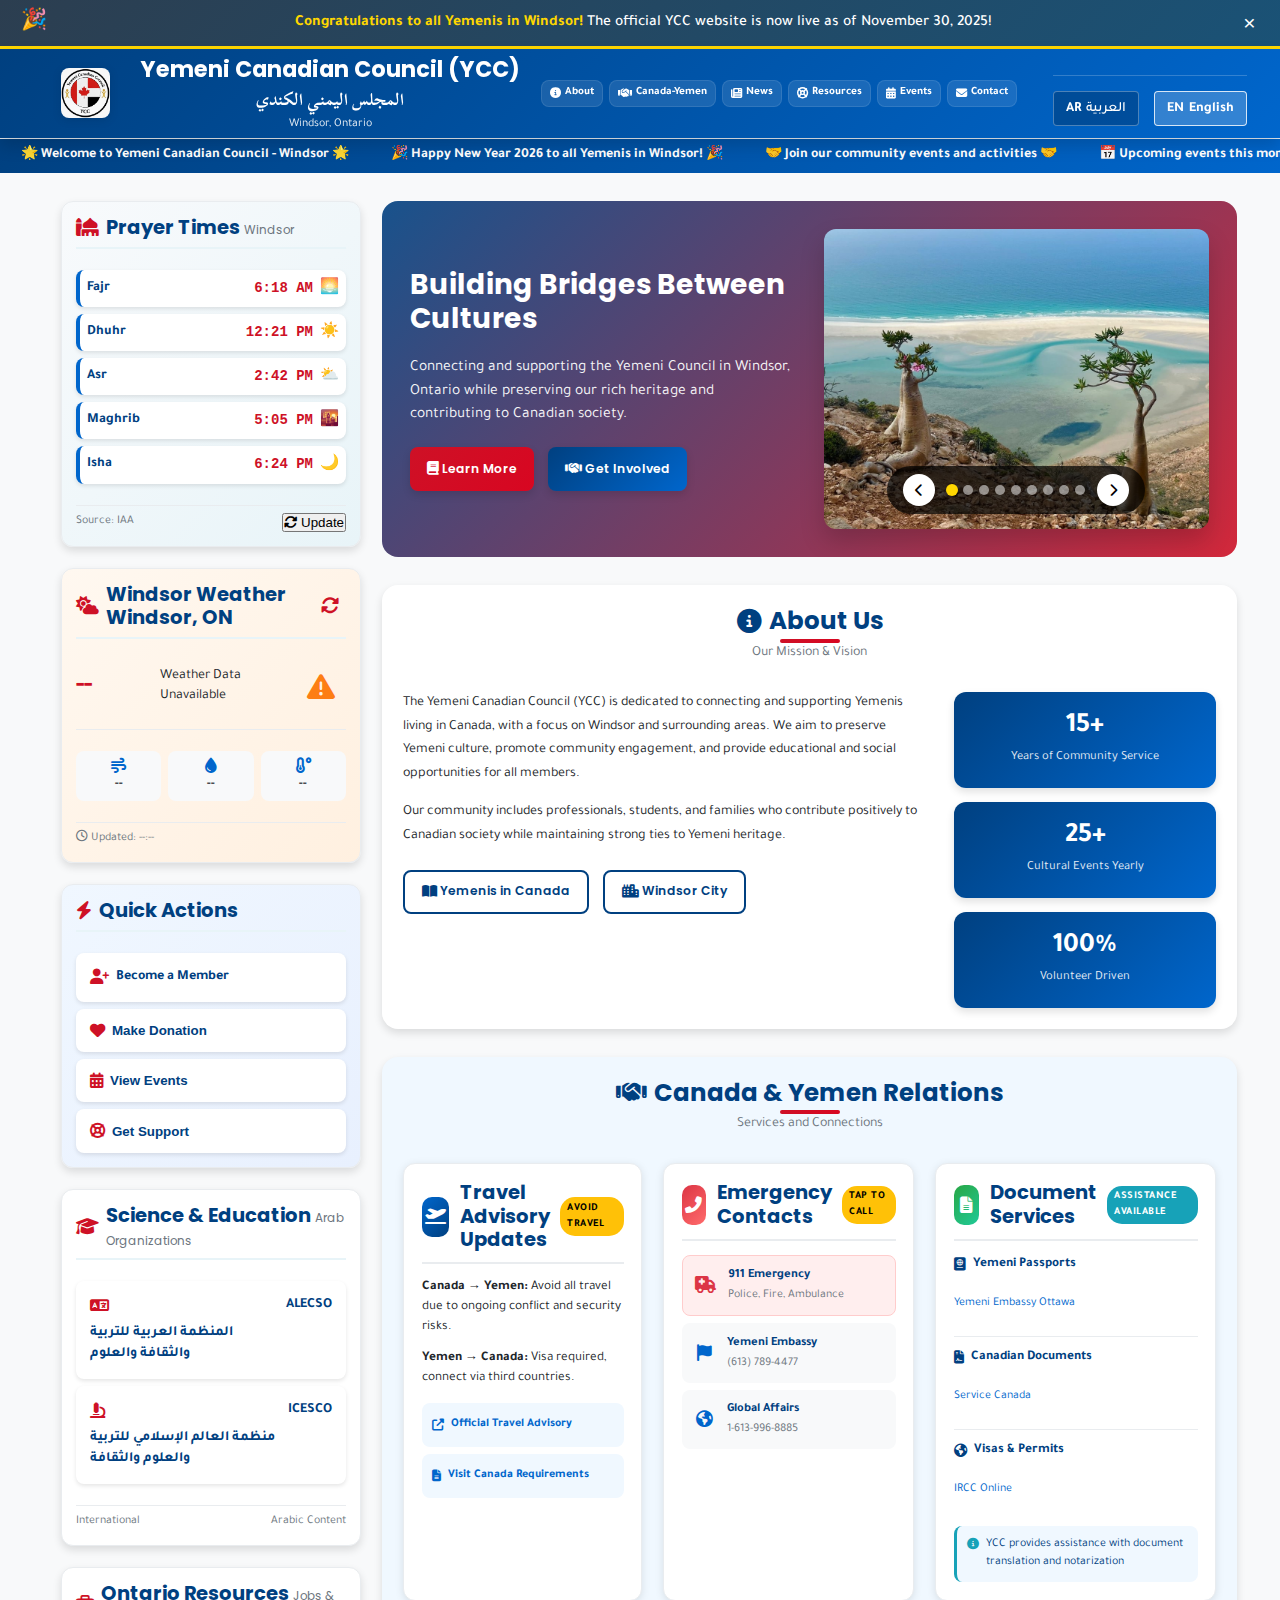
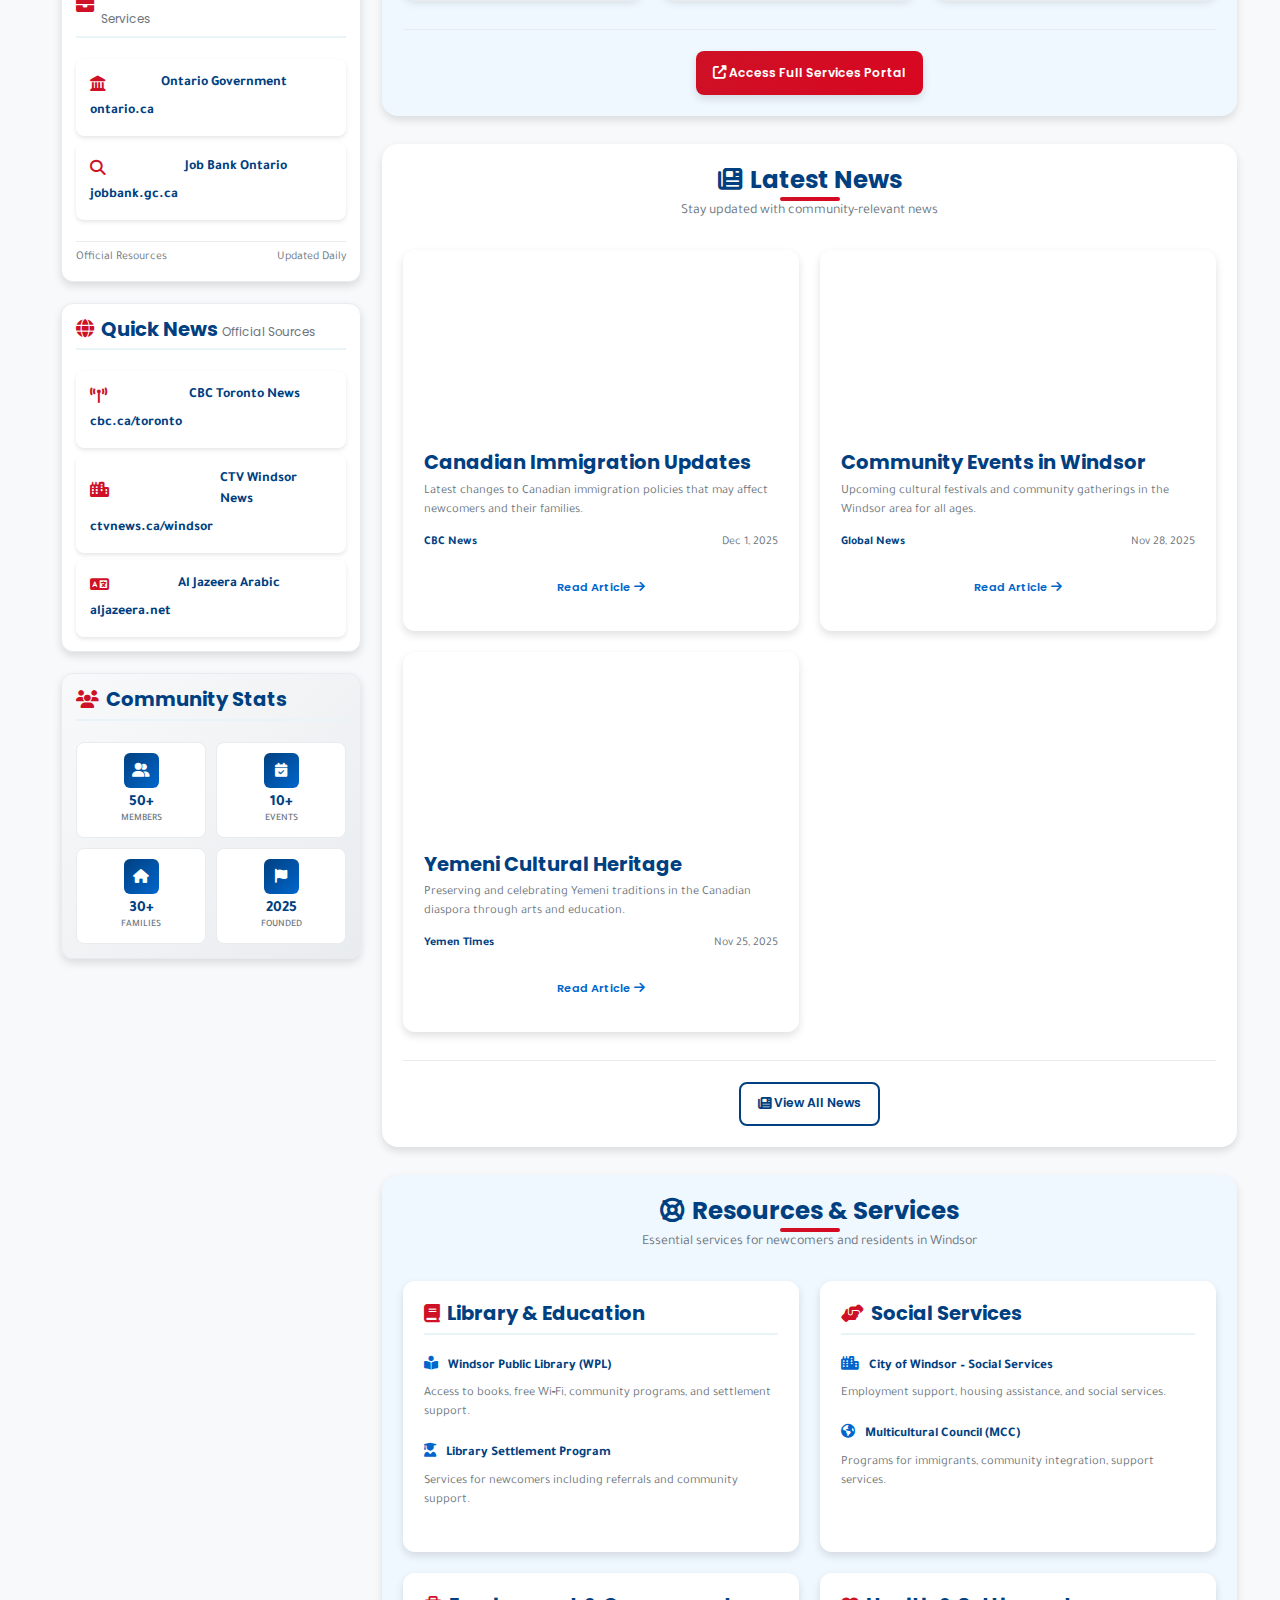
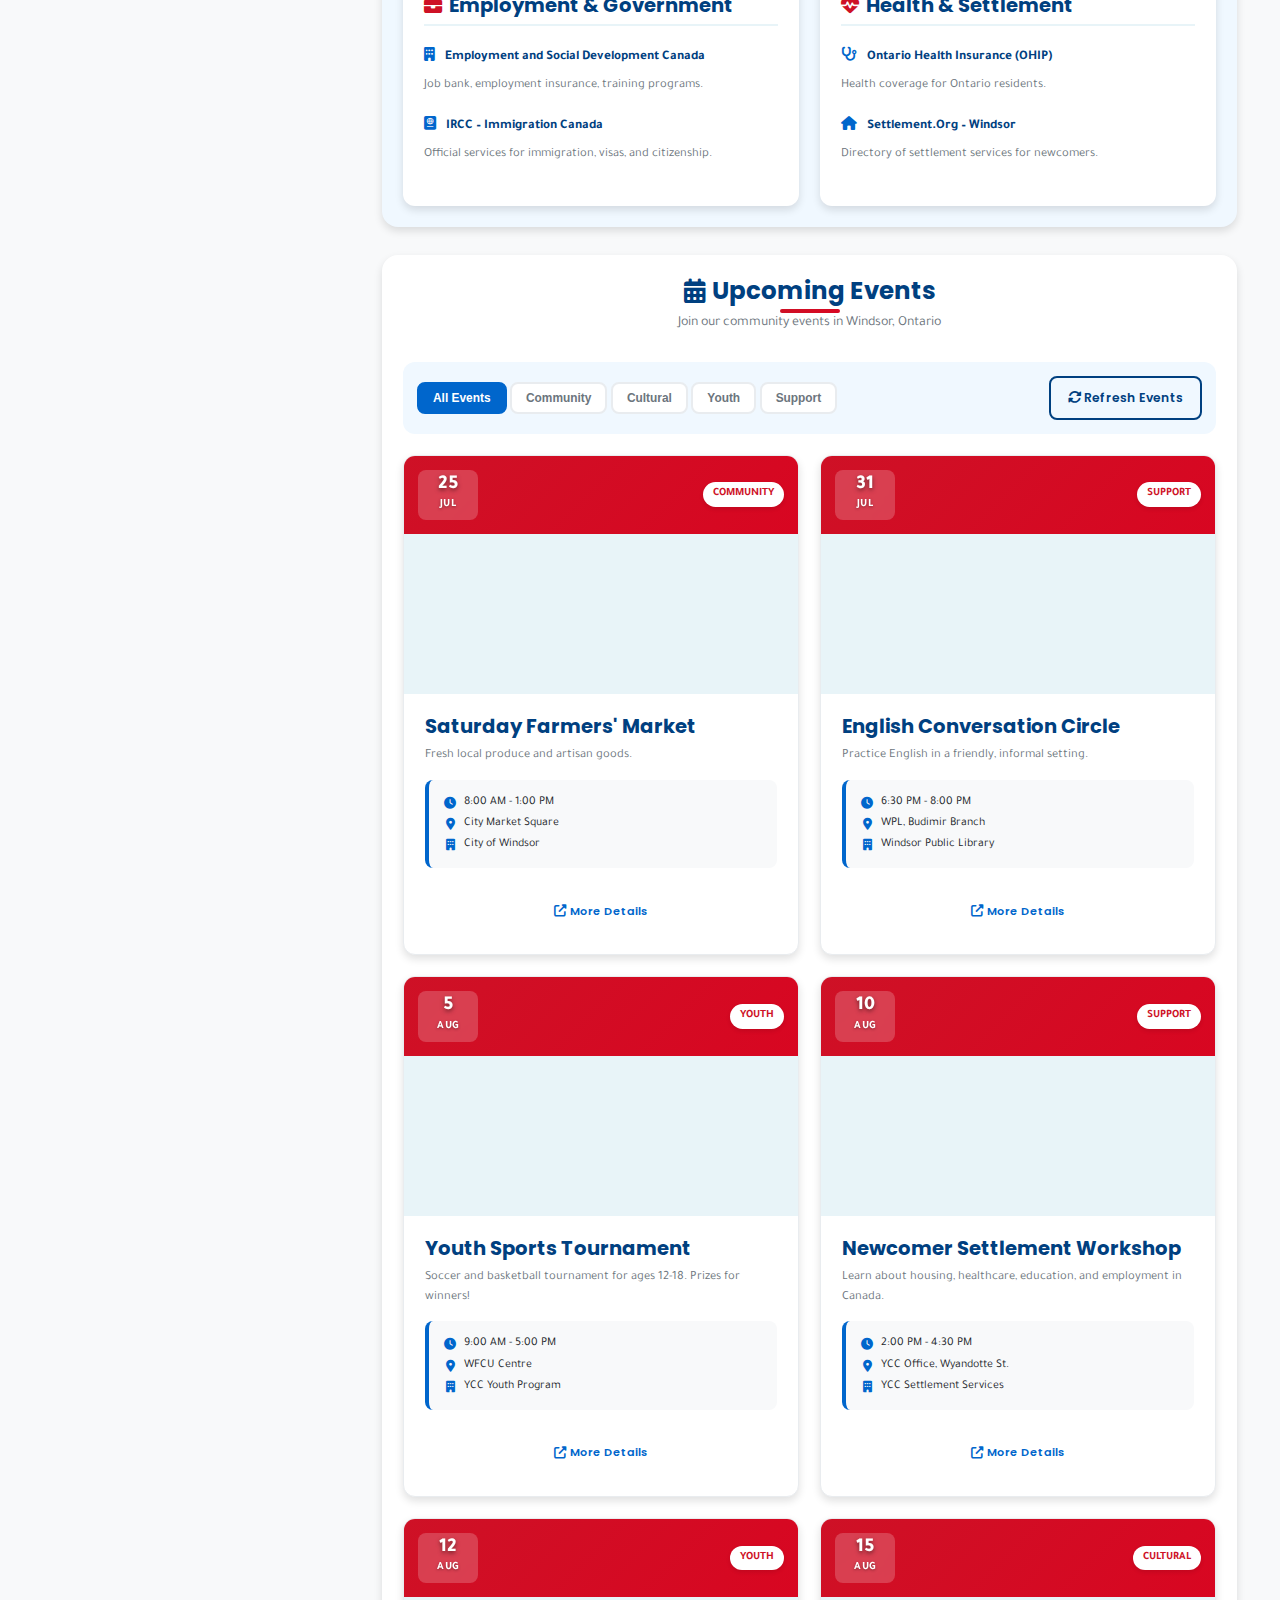
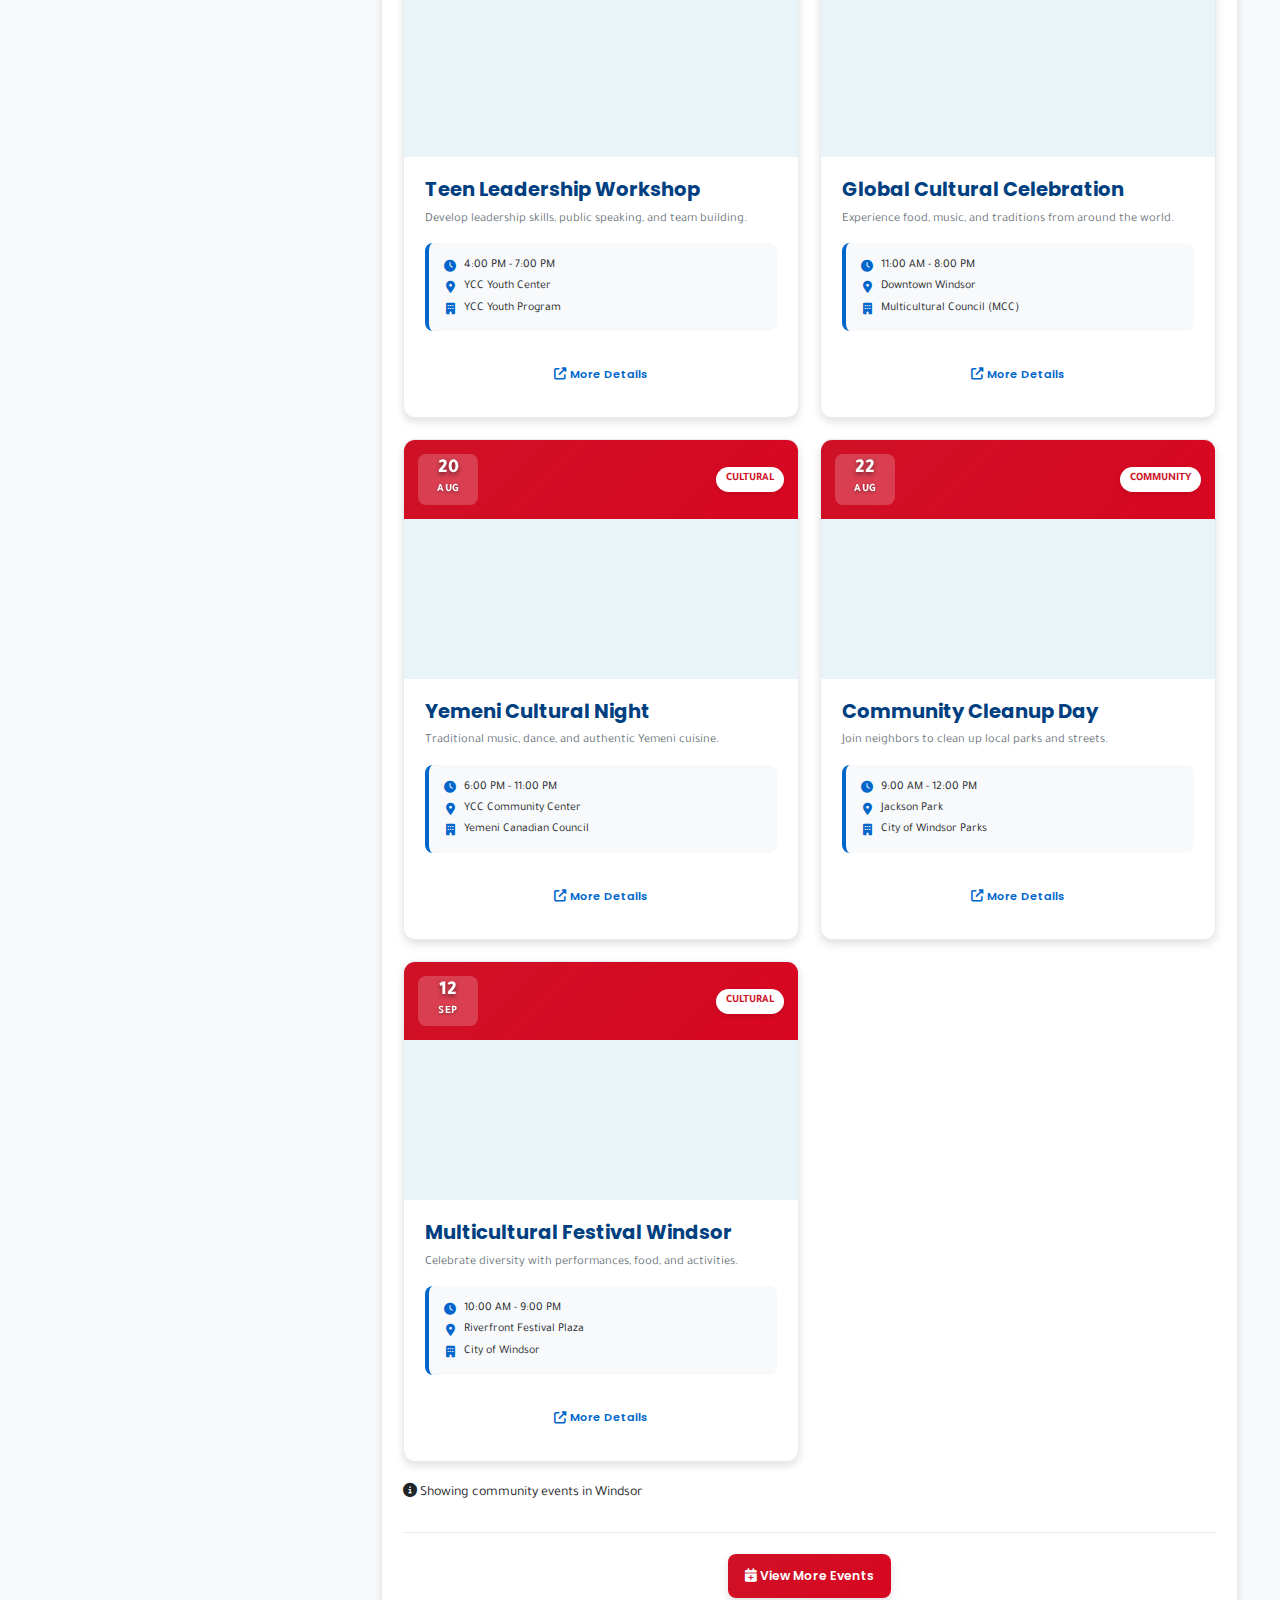
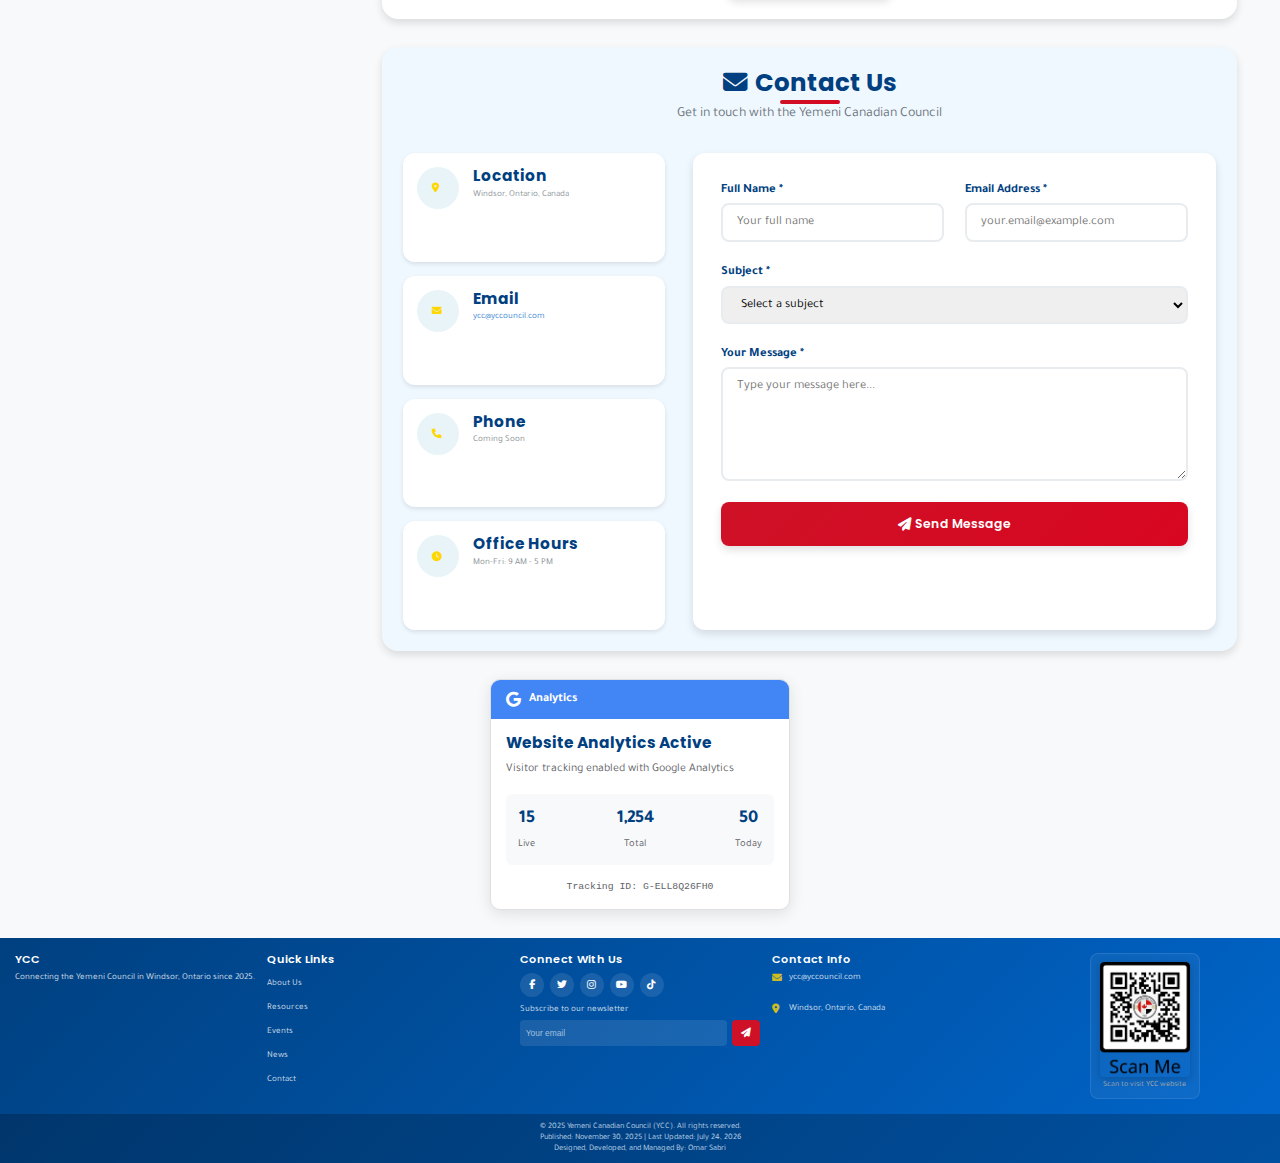
<file: Old_index.html>
<!DOCTYPE html>
<html lang="en">
<head>
    <meta charset="UTF-8">
    <meta name="viewport" content="width=device-width, initial-scale=1.0">
    <meta name="google" content="notranslate">
    <meta name="googlebot" content="notranslate">
    <title>Yemeni Canadian Council</title>
    
    <style>
        body {
            font-family: Arial, sans-serif;
            display: flex;
            flex-direction: column;
            justify-content: center;
            align-items: center;
            height: 100vh;
            margin: 0;
            background: linear-gradient(135deg, #2c5aa0 0%, #1a3a6e 100%);
            color: white;
            position: relative;
        }
        
        .loading {
            text-align: center;
            margin-bottom: 80px;
        }
        
        .spinner {
            border: 4px solid rgba(255, 255, 255, 0.3);
            border-radius: 50%;
            border-top: 4px solid white;
            width: 40px;
            height: 40px;
            animation: spin 1s linear infinite;
            margin: 0 auto 20px;
        }
        
        @keyframes spin {
            0% { transform: rotate(0deg); }
            100% { transform: rotate(360deg); }
        }
        
        /* LANGUAGE BUTTONS - ADD THIS */
        .language-buttons {
            position: absolute;
            bottom: 30px;
            left: 0;
            right: 0;
            display: flex;
            justify-content: center;
            gap: 20px;
            z-index: 100;
        }
        
        .lang-btn {
            background: rgba(255, 255, 255, 0.2);
            color: white;
            border: 2px solid rgba(255, 255, 255, 0.3);
            padding: 12px 24px;
            border-radius: 8px;
            font-size: 16px;
            cursor: pointer;
            transition: all 0.3s ease;
            backdrop-filter: blur(5px);
            display: flex;
            align-items: center;
            gap: 8px;
        }
        
        .lang-btn:hover {
            background: rgba(255, 255, 255, 0.3);
            transform: translateY(-2px);
            border-color: rgba(255, 255, 255, 0.5);
        }
        
        .lang-icon {
            font-weight: bold;
            font-size: 14px;
            background: rgba(255, 255, 255, 0.2);
            padding: 2px 6px;
            border-radius: 4px;
        }
    </style>
    
    <!-- Auto-redirect script -->
    <script>
        const savedLang = localStorage.getItem('preferredLang');
        const browserLang = navigator.language || navigator.userLanguage;
        
        // Function to set language and redirect
        function setLanguage(lang) {
            localStorage.setItem('preferredLang', lang);
            if (lang === 'ar') {
                window.location.href = 'Arabic/index.html';
            } else {
                window.location.href = 'English/index.html';
            }
        }
        
        // Auto-redirect logic
        if (savedLang === 'ar') {
            window.location.href = 'Arabic/index.html';
        } else if (browserLang.startsWith('ar') && !savedLang) {
            // Arabic browser detected
            const useArabic = confirm('تريد تصفح الموقع باللغة العربية؟\nDo you want to view the site in Arabic?');
            if (useArabic) {
                localStorage.setItem('preferredLang', 'ar');
                window.location.href = 'Arabic/index.html';
            } else {
                localStorage.setItem('preferredLang', 'en');
                window.location.href = 'English/index.html';
            }
        } else {
            // Default to English
            localStorage.setItem('preferredLang', 'en');
            window.location.href = 'English/index.html';
        }
    </script>
</head>
<body>
    <div class="loading">
        <div class="spinner"></div>
        <h2>Loading...</h2>
        <p>جاري التحميل...</p>
    </div>
    
    <!-- ADD THIS SECTION AT THE BOTTOM -->
    <div class="language-buttons">
        <button class="lang-btn" onclick="setLanguage('en')">
            <span class="lang-icon">EN</span>
            <span>English</span>
        </button>
        <button class="lang-btn" onclick="setLanguage('ar')">
            <span class="lang-icon">AR</span>
            <span>العربية</span>
        </button>
    </div>
</body>
</html>
</file>
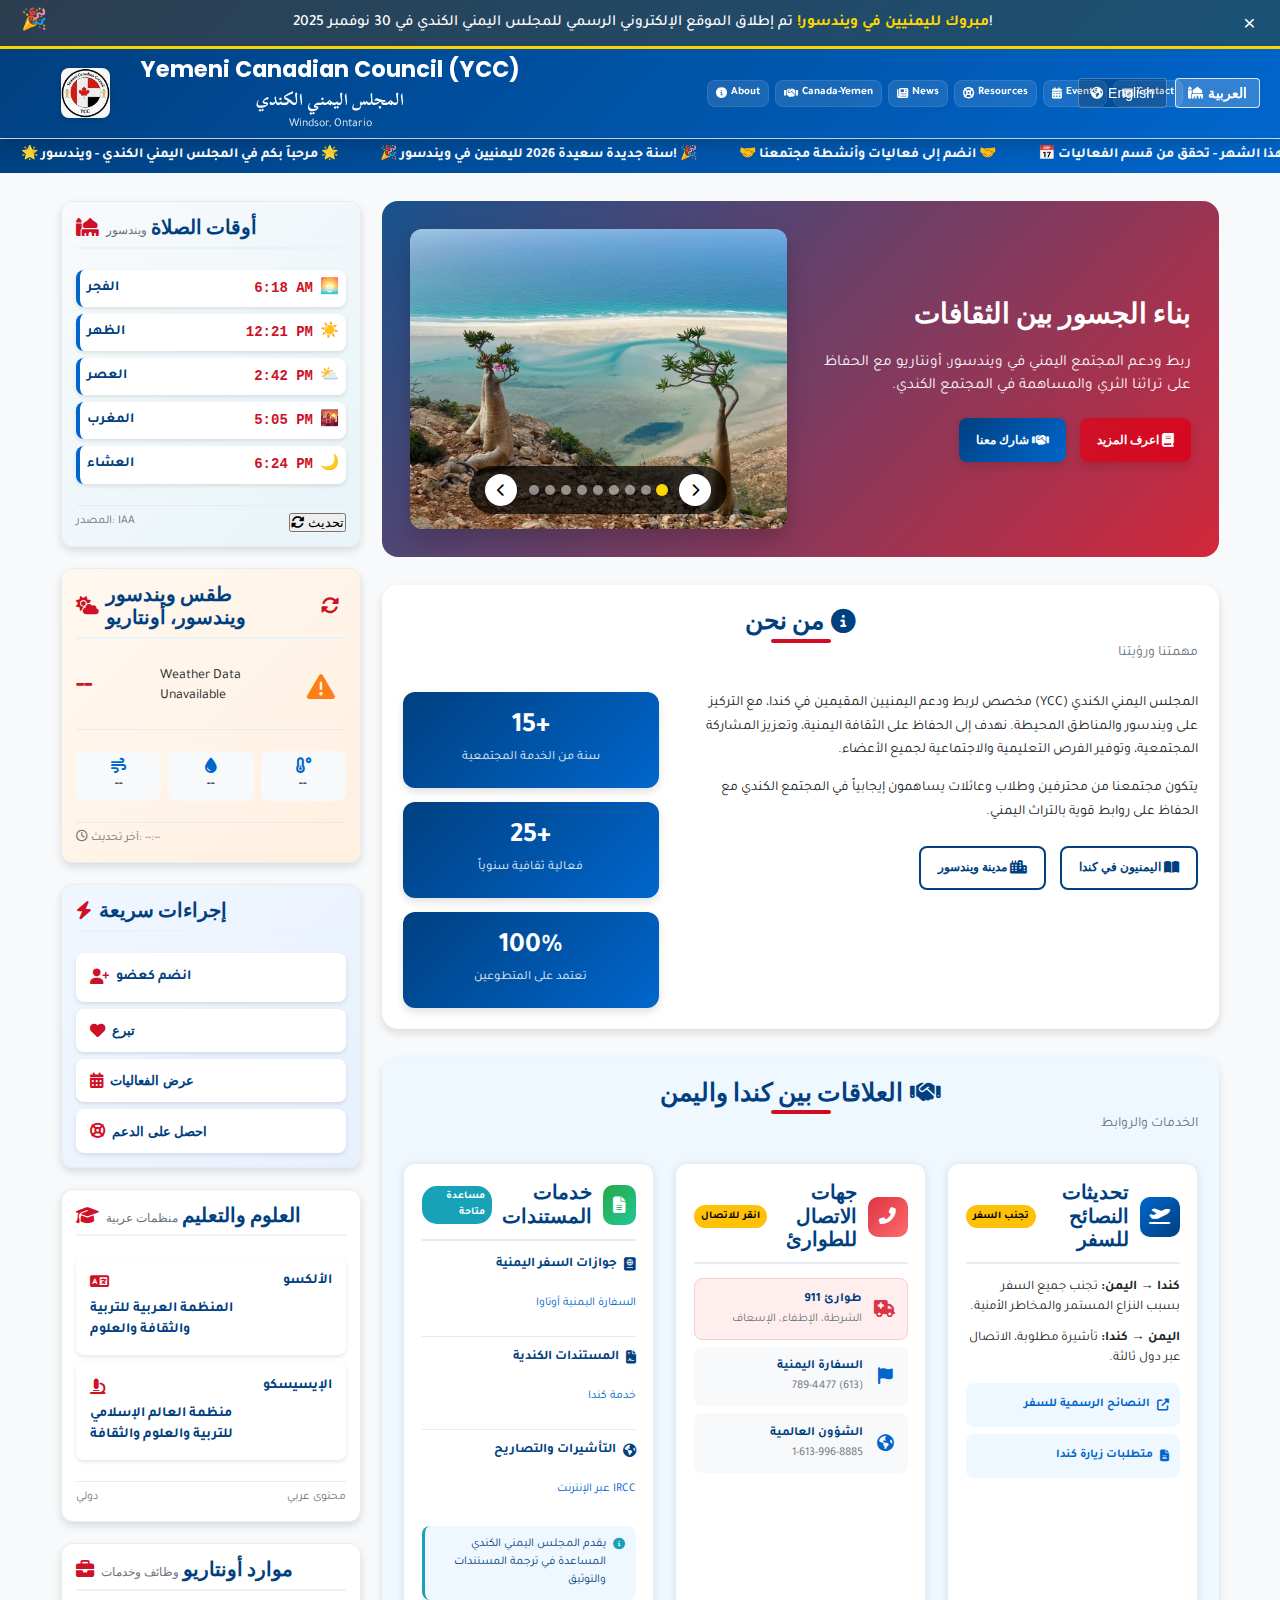
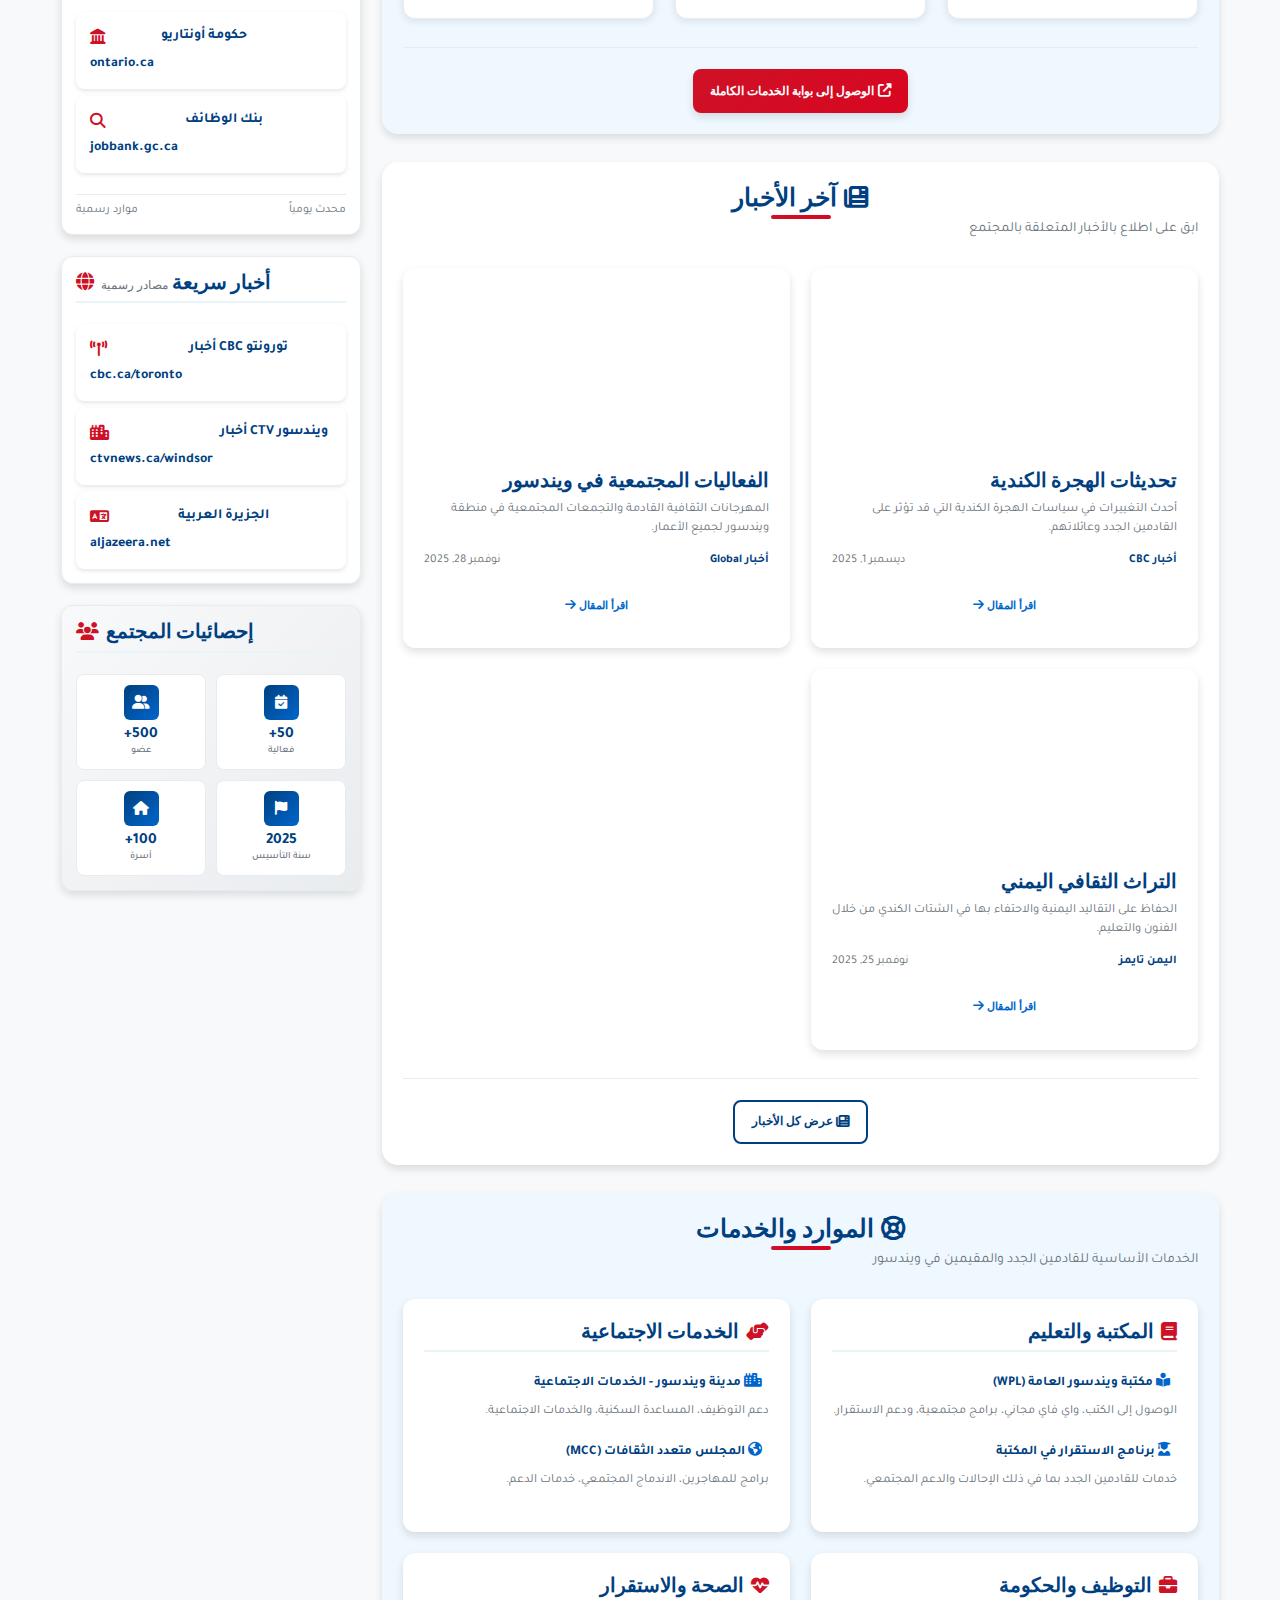
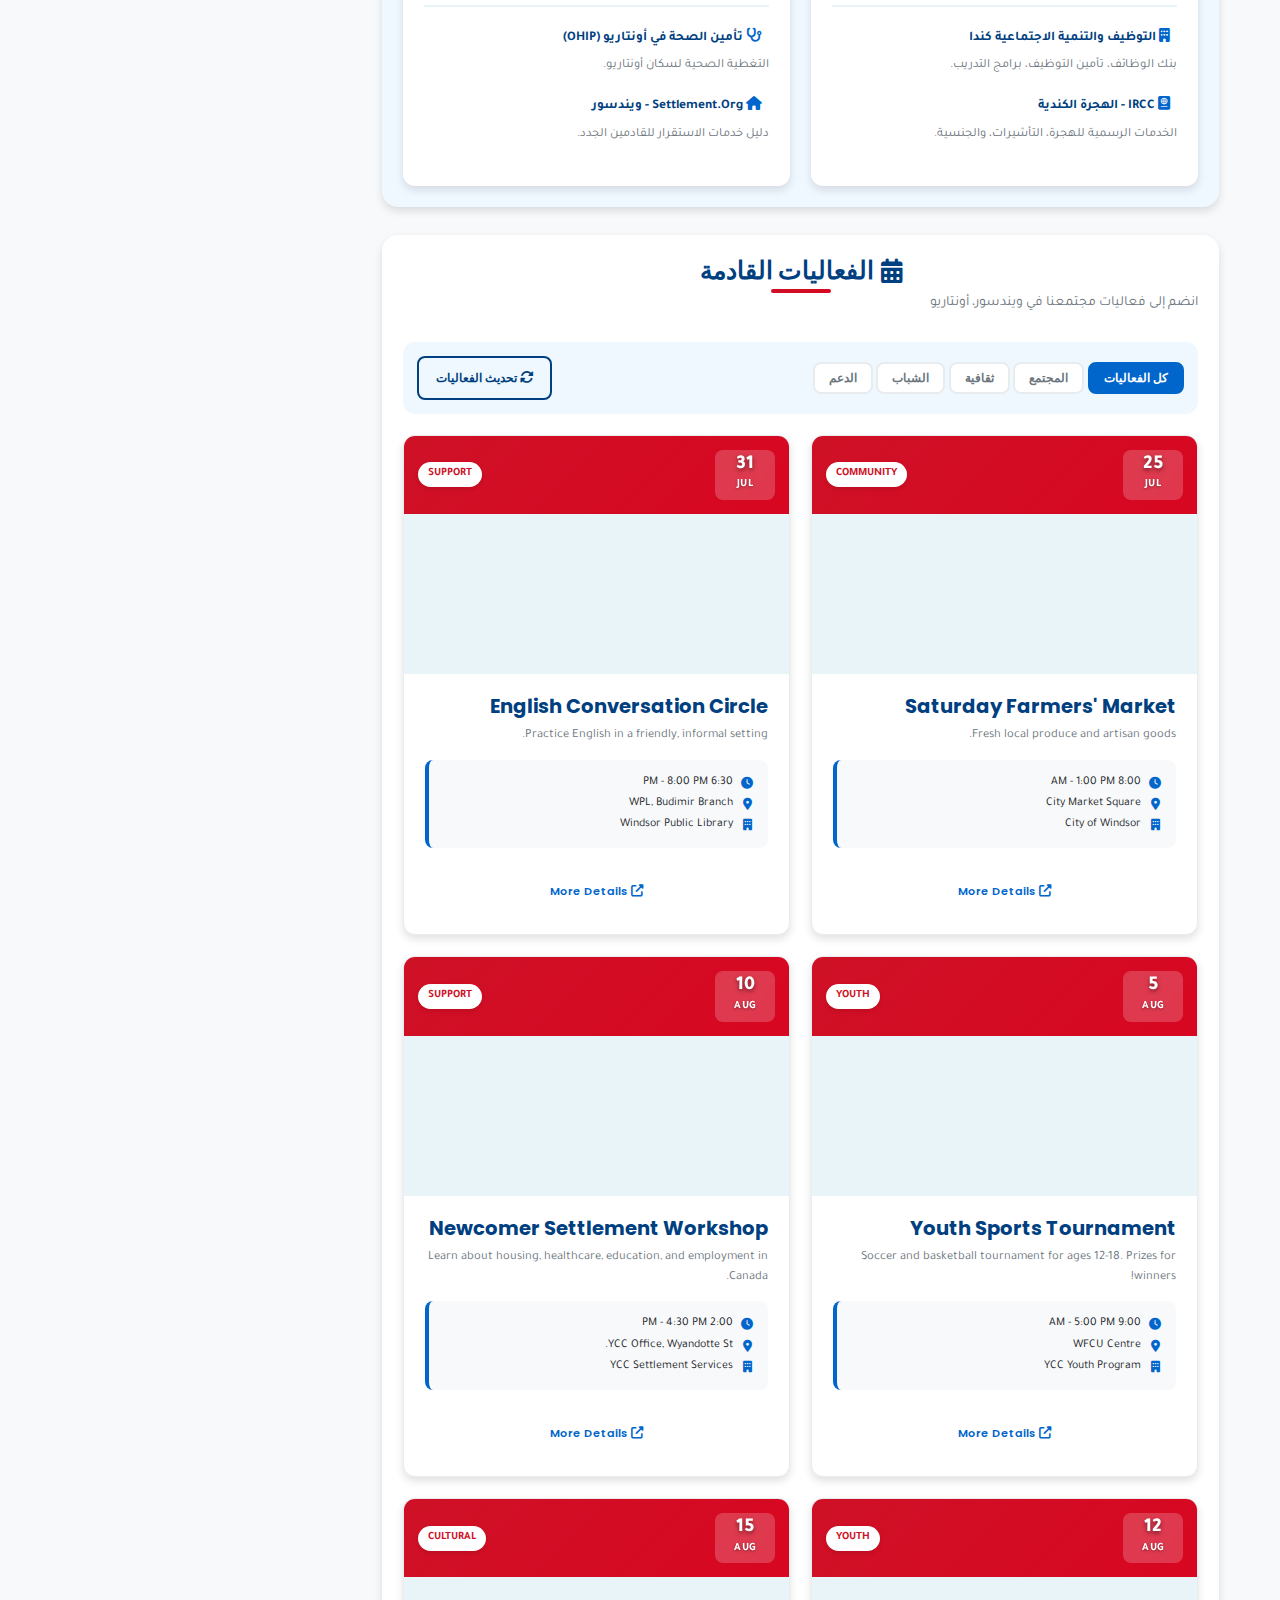
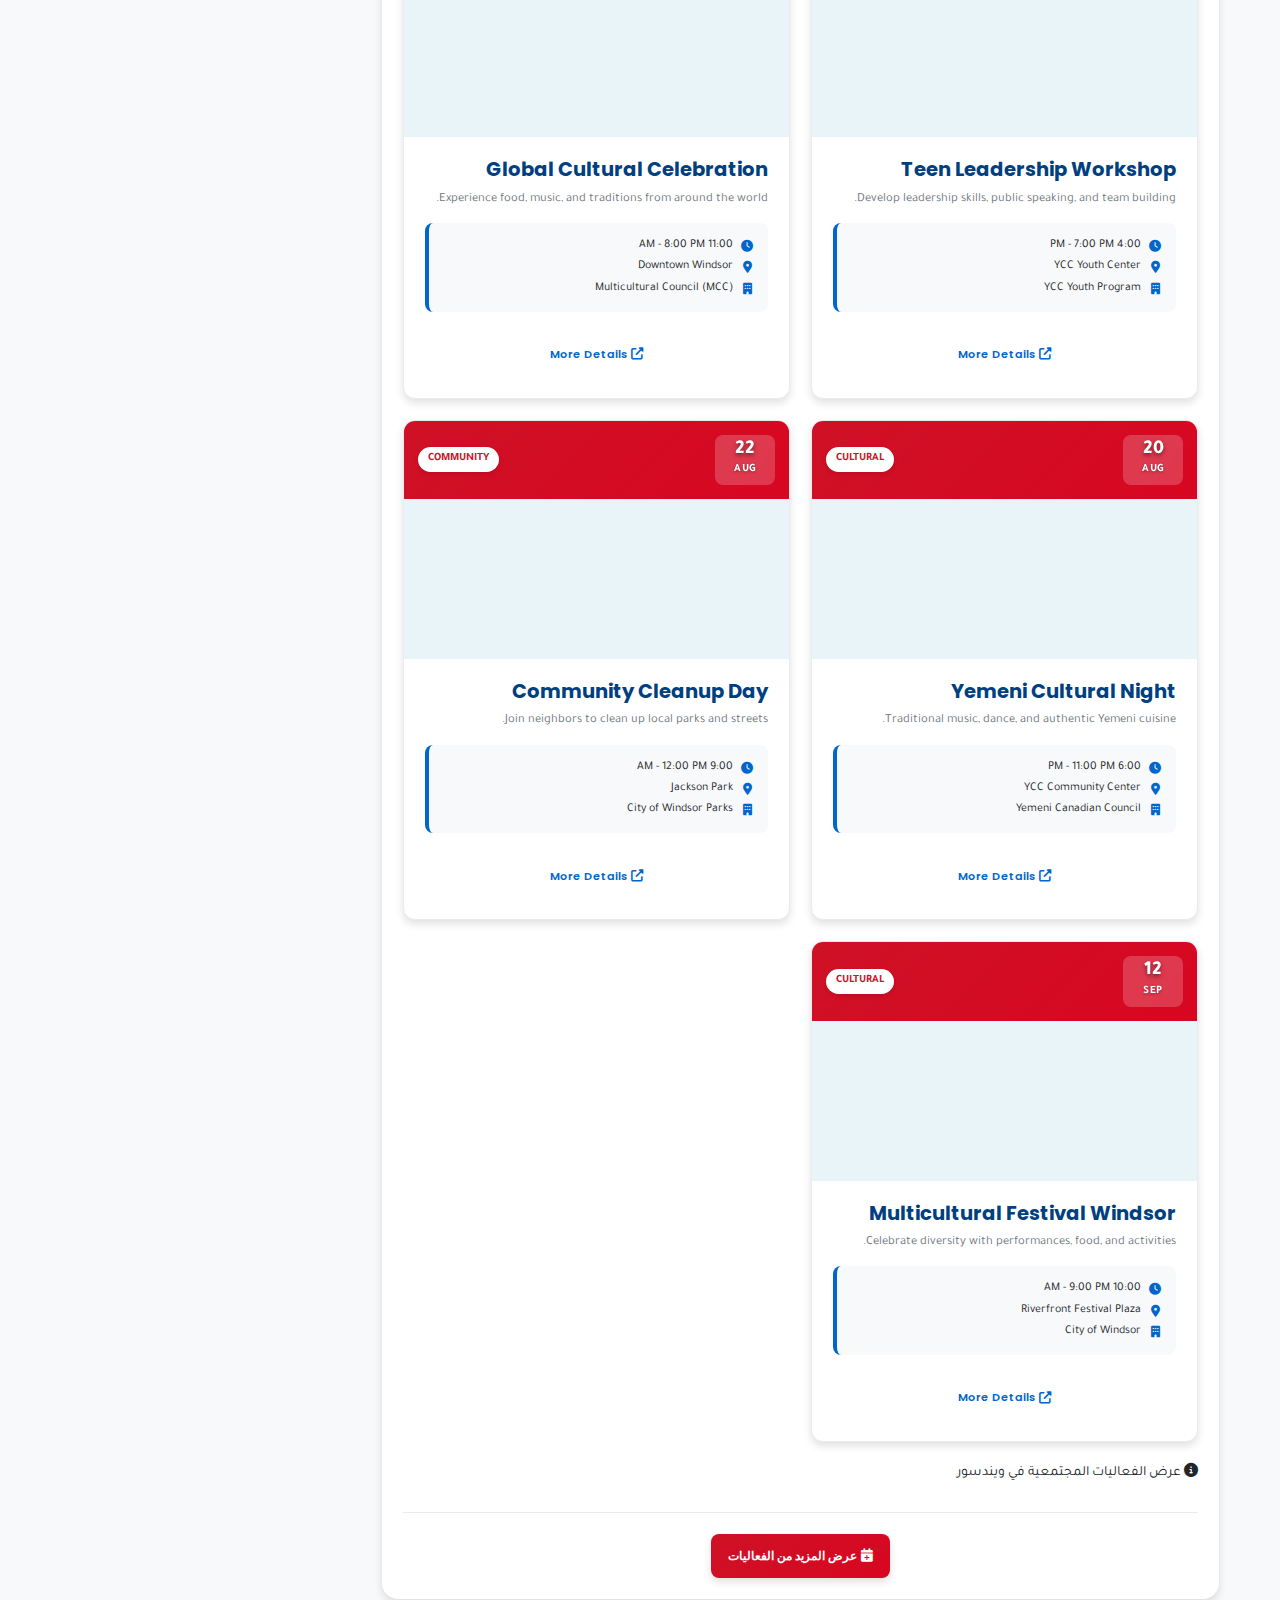
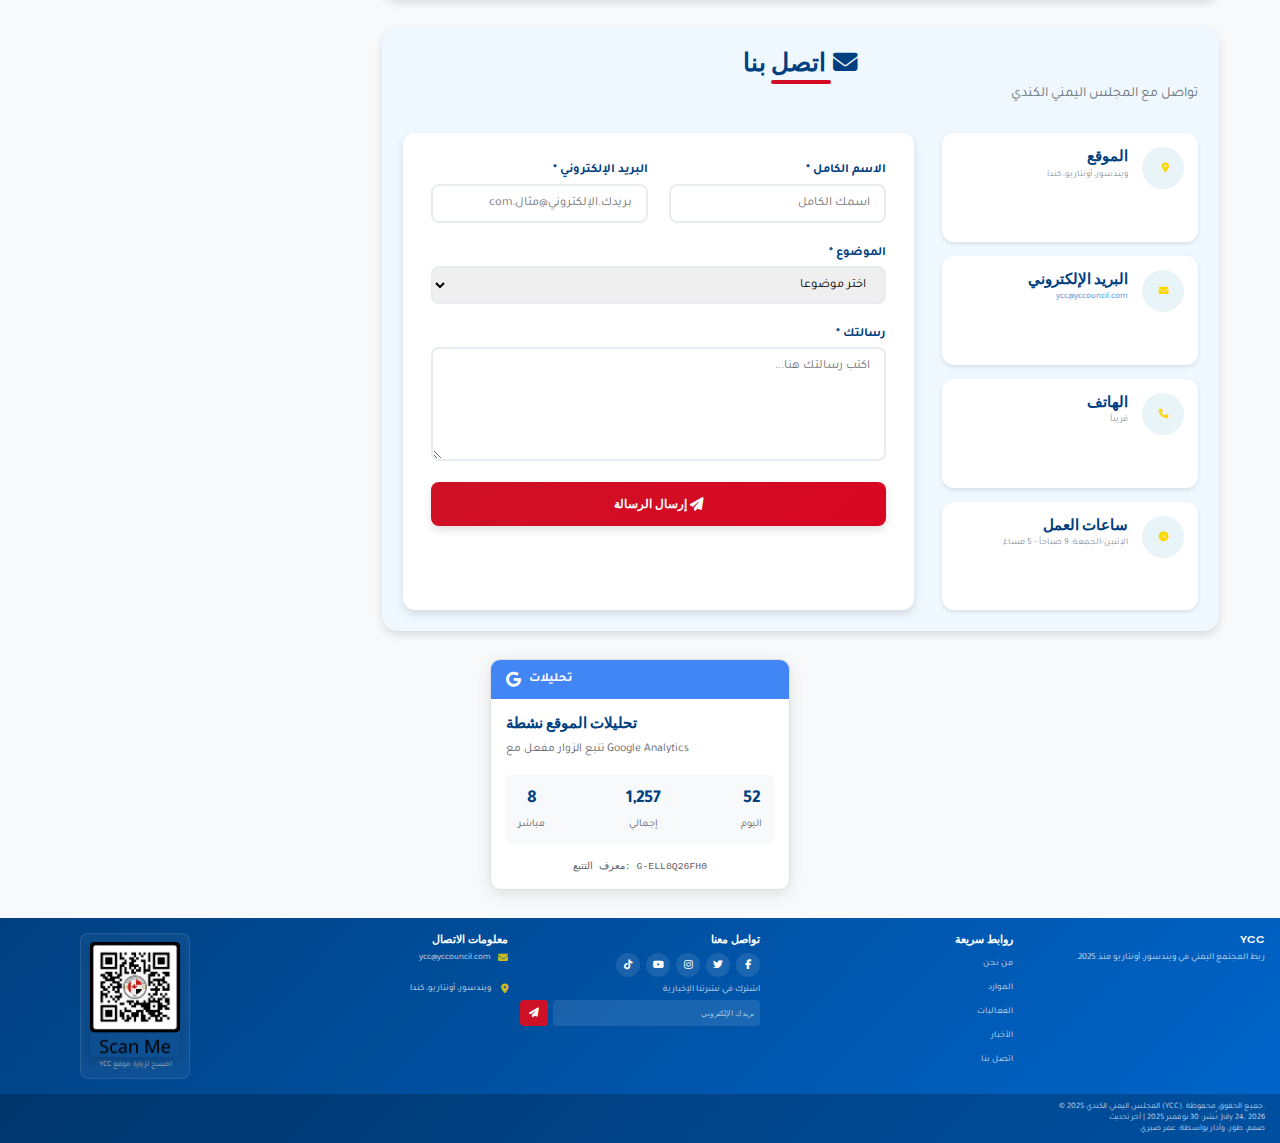
<file: Arabic/backupindex.html>
<!DOCTYPE html>
<html lang="ar">
<head>
    <meta charset="UTF-8">
    <meta name="viewport" content="width=device-width, initial-scale=1.0">
    
    <!-- Favicon - Browser tab logo -->
    <link rel="icon" type="image/png" href="logo2.png">
    <link rel="shortcut icon" href="logo2.png">
    <link rel="apple-touch-icon" href="logo2.png">
    
    <title>المجلس اليمني الكندي (YCC) - ويندسور</title>

    <!-- Google Analytics - REAL Visitor Tracking -->
    <script async src="https://www.googletagmanager.com/gtag/js?id=G-ELL8Q26FH0"></script>
    <script>
        window.dataLayer = window.dataLayer || [];
        function gtag(){dataLayer.push(arguments);}
        gtag('js', new Date());
        gtag('config', 'G-ELL8Q26FH0');
    </script>

    <link rel="stylesheet" href="style.css">
    <link rel="stylesheet" href="https://cdnjs.cloudflare.com/ajax/libs/font-awesome/6.4.0/css/all.min.css">
    <link href="https://fonts.googleapis.com/css2?family=Scheherazade+New:wght@400;700&family=Tajawal:wght@300;400;500;700&display=swap" rel="stylesheet">
    <link href="https://fonts.googleapis.com/css2?family=Poppins:wght@300;400;500;600;700&display=swap" rel="stylesheet">
    
    <!-- RTL CSS override -->
    <style>
    /* Reset header and nav to LTR - BUT NOT LOGO */
    .main-header,
    .header-container,
    .main-nav,
    .header-actions,
    .menu-toggle,
    .rotator-controls .rotator-btn {
        direction: ltr !important;
    }
    
    /* Content sections RTL */
    .main-content-grid,
    .hero-section,
    .content-section,
    .about-grid,
    .services-mobile-grid,
    .service-card,
    .news-grid,
    .news-card,
    .resources-grid,
    .resource-category,
    .events-controls,
    .contact-grid,
    .contact-info,
    .contact-form-container,
    .footer-grid,
    .footer-col,
    .footer-links,
    .social-icons {
        direction: rtl;
    }
    
    /* Fix arrows for RTL */
    .fa-chevron-left:before {
        content: "\f054" !important; /* Right arrow */
    }
    .fa-chevron-right:before {
        content: "\f053" !important; /* Left arrow */
    }
    
    /* Text alignment */
    .hero-title,
    .hero-description,
    .section-header h2,
    .section-subtitle,
    .about-content p,
    .news-content h3,
    .news-content p,
    .resource-list li,
    .contact-info p,
    .footer-description,
    .footer-bottom p {
        text-align: right;
    }

    /* ====================
       LANGUAGE SWITCHER - FIXED FOR ARABIC
       ==================== */
    .language-switcher-header {
        position: absolute;
        right: 20px;
        top: 50%;
        transform: translateY(-50%);
        display: flex;
        gap: 8px;
        z-index: 1000;
        direction: ltr !important; /* Force LTR for buttons */
    }
    
    .lang-switch-btn {
        padding: 6px 12px;
        border: 1px solid rgba(255, 255, 255, 0.3);
        background: rgba(0, 0, 0, 0.2);
        color: white;
        border-radius: 4px;
        font-size: 14px;
        font-weight: 500;
        cursor: pointer;
        transition: all 0.3s ease;
        text-decoration: none;
        display: flex !important;
        align-items: center;
        gap: 5px;
        direction: ltr !important;
    }
    
    .lang-switch-btn:hover {
        background: rgba(0, 0, 0, 0.4);
        border-color: rgba(255, 255, 255, 0.6);
        transform: translateY(-1px);
    }
    
    .lang-switch-btn.active {
        background: rgba(255, 255, 255, 0.2);
        border-color: rgba(255, 255, 255, 0.8);
        font-weight: 600;
    }
    
    .lang-switch-btn i {
        font-size: 12px;
    }
    
    /* Mobile responsive adjustments */
    @media (max-width: 768px) {
        .language-switcher-header {
            position: static;
            transform: none;
            margin-left: auto;
            margin-right: 10px;
            order: 2;
        }
        
        .lang-switch-btn {
            padding: 5px 10px;
            font-size: 13px;
        }
    }
    
    @media (max-width: 576px) {
        .language-switcher-header {
            position: absolute;
            top: 10px;
            right: 10px;
            transform: none;
        }
        
        .lang-switch-btn {
            padding: 4px 8px;
            font-size: 12px;
        }
    }
    
    /* FIX FOR LOGO DISPLAY ISSUE */
    .logo-section {
        display: flex !important;
        align-items: center !important;
    }
    
    .header-logo {
        display: block !important;
        width: auto !important;
        height: 50px !important;
        margin-right: 15px !important;
    }
</style>



    <!-- ADD THESE META TAGS TO PREVENT GOOGLE TRANSLATION -->
    <meta name="google" content="notranslate">
    <meta name="googlebot" content="notranslate">
    <meta name="google" content="nopagerecrawl">
    
    <!-- Also add this for Microsoft browsers -->
    <meta http-equiv="Content-Language" content="ar">
    <meta name="robots" content="noai, noimageai">
</head>

<body>
    <!-- YCC Announcement Banner -->
    <div class="ycc-announcement">
        <div class="announcement-content">
            <span class="announcement-icon">🎉</span>
            <span class="announcement-text">
                <strong>مبروك لليمنيين في ويندسور!</strong> تم إطلاق الموقع الإلكتروني الرسمي للمجلس اليمني الكندي في 30 نوفمبر 2025!
            </span>
            <button class="close-announcement" onclick="closeAnnouncement()">×</button>
        </div>
    </div>

    <!-- Header (EXACTLY LIKE ENGLISH VERSION - KEPT LTR) -->
   <header class="main-header">
    <div class="header-container">
        <div class="logo-section">
            <img src="logo2.png" alt="YCC Logo" class="header-logo" style="display: block !important; width: auto !important; height: 50px !important;">

            <div class="header-titles">
                <h1>Yemeni Canadian Council <span>(YCC)</span></h1>
                <p class="arabic-title">المجلس اليمني الكندي</p>
                <p class="header-subtitle">Windsor, Ontario</p>
            </div>
        </div>

        <!-- LANGUAGE SWITCHER ADDED HERE -->
        <div class="language-switcher-header">
            <button class="lang-switch-btn" data-lang="en" onclick="switchLanguage('en')">
                <i class="fas fa-globe-americas"></i> English
            </button>
            <button class="lang-switch-btn active" data-lang="ar" onclick="switchLanguage('ar')">
                <i class="fas fa-mosque"></i> العربية
            </button>
        </div>

        <nav class="main-nav">
            <a href="#about"><i class="fas fa-info-circle"></i> About</a>
            <a href="#canada-yemen"><i class="fas fa-handshake"></i> Canada-Yemen</a>
            <a href="#news"><i class="fas fa-newspaper"></i> News</a>
            <a href="#resources"><i class="fas fa-life-ring"></i> Resources</a>
            <a href="#events"><i class="fas fa-calendar-alt"></i> Events</a>
            <a href="#contact"><i class="fas fa-envelope"></i> Contact</a>
        </nav>
        
        <div class="header-actions">
            <button class="menu-toggle" id="menuToggle">
                <i class="fas fa-bars"></i>
            </button>
        </div>
    </div>
</header>

    <!-- Welcome Marquee -->
    <div class="welcome-bar">
        <div class="marquee-container">
            <div class="marquee-content">
                <span class="marquee-item">🌟 مرحباً بكم في المجلس اليمني الكندي - ويندسور 🌟</span>
                <span class="marquee-item">🎉 سنة جديدة سعيدة 2026 لليمنيين في ويندسور! 🎉</span>
                <span class="marquee-item">🤝 انضم إلى فعاليات وأنشطة مجتمعنا 🤝</span>
                <span class="marquee-item">📅 فعاليات قادمة هذا الشهر - تحقق من قسم الفعاليات 📅</span>
            </div>
        </div>
    </div>

    <!-- Main Grid Layout -->
    <main class="main-grid-container">
        <!-- Sidebar Grid (RTL for Arabic content) -->
        <aside class="sidebar-grid">
            <!-- Prayer Times Card -->
            <div class="grid-card prayer-card">
                <div class="card-header">
                    <i class="fas fa-mosque"></i>
                    <h3>أوقات الصلاة <span class="card-subtitle">ويندسور</span></h3>
                </div>
                <div class="prayer-grid">
                    <div class="prayer-item">
                        <span class="prayer-name">الفجر</span>
                        <span class="prayer-time" id="sidebar-fajr">6:18 صباحاً</span>
                        <span class="prayer-icon">🌅</span>
                    </div>
                    <div class="prayer-item">
                        <span class="prayer-name">الظهر</span>
                        <span class="prayer-time" id="sidebar-dhuhr">12:21 ظهراً</span>
                        <span class="prayer-icon">☀️</span>
                    </div>
                    <div class="prayer-item">
                        <span class="prayer-name">العصر</span>
                        <span class="prayer-time" id="sidebar-asr">2:42 عصراً</span>
                        <span class="prayer-icon">⛅</span>
                    </div>
                    <div class="prayer-item">
                        <span class="prayer-name">المغرب</span>
                        <span class="prayer-time" id="sidebar-maghrib">5:05 مساءً</span>
                        <span class="prayer-icon">🌇</span>
                    </div>
                    <div class="prayer-item">
                        <span class="prayer-name">العشاء</span>
                        <span class="prayer-time" id="sidebar-isha">6:24 مساءً</span>
                        <span class="prayer-icon">🌙</span>
                    </div>
                </div>
                <div class="card-footer">
                    <span class="source-text">المصدر: IAA</span>
                    <button class="card-action-btn" onclick="updatePrayerTimes()">
                        <i class="fas fa-sync-alt"></i> تحديث
                    </button>
                </div>
            </div>

            <!-- Windsor Weather Card -->
            <div class="grid-card weather-card" id="windsor-weather-card">
                <div class="card-header">
                    <i class="fas fa-cloud-sun"></i>
                    <h3>طقس ويندسور <span class="weather-location">ويندسور، أونتاريو</span></h3>
                    <button class="weather-refresh-btn" onclick="refreshWindsorWeather()" title="تحديث الطقس">
                        <i class="fas fa-sync-alt"></i>
                    </button>
                </div>
                
                <!-- Current Weather Display -->
                <div class="weather-main">
                    <div class="weather-temp loading" id="weather-temp">--°م</div>
                    <div class="weather-desc loading" id="weather-desc">جاري تحميل بيانات الطقس...</div>
                    <div class="weather-icon" id="weather-icon">
                        <i class="fas fa-spinner fa-spin"></i>
                    </div>
                </div>
                
                <!-- Weather Details -->
                <div class="weather-details">
                    <div class="weather-item" title="سرعة واتجاه الرياح">
                        <i class="fas fa-wind"></i>
                        <span class="loading" id="weather-wind">-- كم/س</span>
                    </div>
                    <div class="weather-item" title="مستوى الرطوبة">
                        <i class="fas fa-tint"></i>
                        <span class="loading" id="weather-humidity">--%</span>
                    </div>
                    <div class="weather-item" title="درجة الحرارة المحسوسة">
                        <i class="fas fa-temperature-low"></i>
                        <span class="loading" id="weather-feels-like">تشعر بـ --°م</span>
                    </div>
                </div>
                
                <!-- Last Updated & Next Update -->
                <div class="card-footer">
                    <div class="datetime-info">
                        <i class="far fa-clock"></i>
                        <span id="weather-updated">آخر تحديث: --:--</span>
                    </div>
                </div>
            </div>

            <!-- Quick Actions Card -->
            <div class="grid-card actions-card">
                <div class="card-header">
                    <i class="fas fa-bolt"></i>
                    <h3>إجراءات سريعة</h3>
                </div>
                <div class="actions-grid">
                    <a href="https://forms.gle/GGt8YYamCJ5oncuRA" target="_blank" class="action-btn membership">
                        <i class="fas fa-user-plus"></i>
                        <span>انضم كعضو</span>
                    </a>
                    <button class="action-btn donate" onclick="showDonationModal()">
                        <i class="fas fa-heart"></i>
                        <span>تبرع</span>
                    </button>
                    <button class="action-btn events" onclick="scrollToSection('events')">
                        <i class="fas fa-calendar-alt"></i>
                        <span>عرض الفعاليات</span>
                    </button>
                    <button class="action-btn resources" onclick="scrollToSection('resources')">
                        <i class="fas fa-life-ring"></i>
                        <span>احصل على الدعم</span>
                    </button>
                </div>
            </div>

            <!-- Science & Education Card -->
            <div class="grid-card education-card">
                <div class="card-header">
                    <i class="fas fa-graduation-cap"></i>
                    <h3>العلوم والتعليم <span class="card-subtitle">منظمات عربية</span></h3>
                </div>
                <div class="actions-grid">
                    <a href="https://alecso.org/nsite/ar/" target="_blank" class="action-btn alecso">
                        <i class="fas fa-language"></i>
                        <span>الألكسو</span>
                        <span class="arabic-sub">المنظمة العربية للتربية والثقافة والعلوم</span>
                    </a>
                    <a href="https://icesco.org/ar/" target="_blank" class="action-btn icesco">
                        <i class="fas fa-microscope"></i>
                        <span>الإيسيسكو</span>
                        <span class="arabic-sub">منظمة العالم الإسلامي للتربية والعلوم والثقافة</span>
                    </a>
                </div>
                <div class="card-footer">
                    <span class="source-text">دولي</span>
                    <span class="update-text">محتوى عربي</span>
                </div>
            </div>

            <!-- Ontario Resources Card -->
            <div class="grid-card resources-card">
                <div class="card-header">
                    <i class="fas fa-briefcase"></i>
                    <h3>موارد أونتاريو <span class="card-subtitle">وظائف وخدمات</span></h3>
                </div>
                <div class="actions-grid">
                    <a href="https://www.ontario.ca/page/government-ontario" target="_blank" class="action-btn ontario-gov">
                        <i class="fas fa-landmark"></i>
                        <span>حكومة أونتاريو</span>
                        <span class="link-url">ontario.ca</span>
                    </a>
                    <a href="https://www.jobbank.gc.ca/browsejobs/province/ON" target="_blank" class="action-btn job-search">
                        <i class="fas fa-search"></i>
                        <span>بنك الوظائف</span>
                        <span class="link-url">jobbank.gc.ca</span>
                    </a>
                </div>
                <div class="card-footer">
                    <span class="source-text">موارد رسمية</span>
                    <span class="update-text">محدث يومياً</span>
                </div>
            </div>

            <!-- News Portals Card -->
            <div class="grid-card news-portal-card">
                <div class="card-header">
                    <i class="fas fa-globe"></i>
                    <h3>أخبار سريعة <span class="card-subtitle">مصادر رسمية</span></h3>
                </div>
                <div class="actions-grid">
                    <!-- Ontario News -->
                    <a href="https://www.cbc.ca/news/canada/toronto" target="_blank" class="action-btn cbc-news">
                        <i class="fas fa-broadcast-tower"></i>
                        <span>أخبار CBC تورونتو</span>
                        <span class="link-url">cbc.ca/toronto</span>
                    </a>
                    
                    <!-- Windsor News -->
                    <a href="https://windsor.ctvnews.ca/" target="_blank" class="action-btn windsor-news">
                        <i class="fas fa-city"></i>
                        <span>أخبار CTV ويندسور</span>
                        <span class="link-url">ctvnews.ca/windsor</span>
                    </a>
                    
                    <!-- Arabic News -->
                    <a href="https://www.aljazeera.net/" target="_blank" class="action-btn arabic-news">
                        <i class="fas fa-language"></i>
                        <span>الجزيرة العربية</span>
                        <span class="link-url">aljazeera.net</span>
                    </a>
                </div>
            </div>

            <!-- Community Stats Card -->
            <div class="grid-card stats-card">
                <div class="card-header">
                    <i class="fas fa-users"></i>
                    <h3>إحصائيات المجتمع</h3>
                </div>
                <div class="stats-grid">
                    <div class="stat-item">
                        <div class="stat-icon">
                            <i class="fas fa-user-friends"></i>
                        </div>
                        <div class="stat-content">
                            <div class="stat-number">+500</div>
                            <div class="stat-label">عضو</div>
                        </div>
                    </div>
                    <div class="stat-item">
                        <div class="stat-icon">
                            <i class="fas fa-calendar-check"></i>
                        </div>
                        <div class="stat-content">
                            <div class="stat-number">+50</div>
                            <div class="stat-label">فعالية</div>
                        </div>
                    </div>
                    <div class="stat-item">
                        <div class="stat-icon">
                            <i class="fas fa-home"></i>
                        </div>
                        <div class="stat-content">
                            <div class="stat-number">+100</div>
                            <div class="stat-label">أسرة</div>
                        </div>
                    </div>
                    <div class="stat-item">
                        <div class="stat-icon">
                            <i class="fas fa-flag"></i>
                        </div>
                        <div class="stat-content">
                            <div class="stat-number">2025</div>
                            <div class="stat-label">سنة التأسيس</div>
                        </div>
                    </div>
                </div>
            </div>
        </aside>
        
        <!-- Main Content Grid (RTL for Arabic content) -->
        <section class="main-content-grid">
            <!-- Hero Section -->
            <section class="hero-section">
                <div class="hero-grid">
                    <div class="hero-content">
                        <h2 class="hero-title">بناء الجسور بين الثقافات</h2>
                        <p class="hero-description">ربط ودعم المجتمع اليمني في ويندسور، أونتاريو مع الحفاظ على تراثنا الثري والمساهمة في المجتمع الكندي.</p>
                        <div class="hero-buttons">
                            <a href="#about" class="btn btn-primary">
                                <i class="fas fa-book"></i> اعرف المزيد
                            </a>
                            <a href="#contact" class="btn btn-secondary">
                                <i class="fas fa-handshake"></i> شارك معنا
                            </a>
                        </div>
                    </div>
                    <div class="hero-image-rotator">
                        <div class="rotator-container">
                            <div class="rotator-image active" style="background-image: url('daralhajar.jpg')"></div>
                            <div class="rotator-image" style="background-image: url('Yemen2.jpg')"></div>
                            <div class="rotator-image" style="background-image: url('Yemen3.jpg')"></div>
                            <div class="rotator-image" style="background-image: url('Yemen4.jpg')"></div>
                            <div class="rotator-image" style="background-image: url('Yemen5.jpg')"></div>
                            <div class="rotator-image" style="background-image: url('Yemen6.jpg')"></div>
                            <div class="rotator-image" style="background-image: url('Yemen7.jpg')"></div>
                            <div class="rotator-image" style="background-image: url('Yemen8.jpg')"></div>
                            <div class="rotator-image" style="background-image: url('Yemen9.jpg')"></div>
                        </div>
                        <div class="rotator-controls">
                            <button class="rotator-btn prev-btn"><i class="fas fa-chevron-left"></i></button>
                            <div class="rotator-dots">
                                <span class="dot active"></span>
                                <span class="dot"></span>
                                <span class="dot"></span>
                                <span class="dot"></span>
                                <span class="dot"></span>
                                <span class="dot"></span>
                                <span class="dot"></span>
                                <span class="dot"></span>
                                <span class="dot"></span>
                            </div>
                            <button class="rotator-btn next-btn"><i class="fas fa-chevron-right"></i></button>
                        </div>
                    </div>
                </div>
            </section>

            <!-- About Section -->
            <section id="about" class="content-section">
                <div class="section-header">
                    <h2><i class="fas fa-info-circle"></i> من نحن</h2>
                    <p class="section-subtitle">مهمتنا ورؤيتنا</p>
                </div>
                <div class="about-grid">
                    <div class="about-content">
                        <p>المجلس اليمني الكندي (YCC) مخصص لربط ودعم اليمنيين المقيمين في كندا، مع التركيز على ويندسور والمناطق المحيطة. نهدف إلى الحفاظ على الثقافة اليمنية، وتعزيز المشاركة المجتمعية، وتوفير الفرص التعليمية والاجتماعية لجميع الأعضاء.</p>
                        <p>يتكون مجتمعنا من محترفين وطلاب وعائلات يساهمون إيجابياً في المجتمع الكندي مع الحفاظ على روابط قوية بالتراث اليمني.</p>
                        <div class="about-actions">
                            <a href="https://en.wikipedia.org/wiki/Yemeni_Canadians" target="_blank" class="btn btn-outline">
                                <i class="fas fa-book-open"></i> اليمنيون في كندا
                            </a>
                            <a href="https://www.citywindsor.ca" target="_blank" class="btn btn-outline">
                                <i class="fas fa-city"></i> مدينة ويندسور
                            </a>
                        </div>
                    </div>
                    <div class="about-stats">
                        <div class="stat-highlight">
                            <div class="highlight-number">+15</div>
                            <div class="highlight-text">سنة من الخدمة المجتمعية</div>
                        </div>
                        <div class="stat-highlight">
                            <div class="highlight-number">+25</div>
                            <div class="highlight-text">فعالية ثقافية سنوياً</div>
                        </div>
                        <div class="stat-highlight">
                            <div class="highlight-number">100%</div>
                            <div class="highlight-text">تعتمد على المتطوعين</div>
                        </div>
                    </div>
                </div>
            </section>

            <!-- Canada-Yemen Section -->
            <section id="canada-yemen" class="content-section bg-alt">
                <div class="section-header">
                    <h2><i class="fas fa-handshake"></i> العلاقات بين كندا واليمن</h2>
                    <p class="section-subtitle">الخدمات والروابط</p>
                </div>
                <div class="services-mobile-grid">
                    <!-- Travel Advisory Card -->
                    <div class="service-card">
                        <div class="service-header">
                            <div class="service-icon travel">
                                <i class="fas fa-plane-departure"></i>
                            </div>
                            <h3>تحديثات النصائح للسفر</h3>
                            <span class="service-status status-danger">تجنب السفر</span>
                        </div>
                        <div class="service-content">
                            <p><strong>كندا → اليمن:</strong> تجنب جميع السفر بسبب النزاع المستمر والمخاطر الأمنية.</p>
                            <p><strong>اليمن → كندا:</strong> تأشيرة مطلوبة، الاتصال عبر دول ثالثة.</p>
                            <div class="service-links">
                                <a href="https://travel.gc.ca/destinations/yemen" target="_blank" class="service-link">
                                    <i class="fas fa-external-link-alt"></i> النصائح الرسمية للسفر
                                </a>
                                <a href="https://www.canada.ca/en/immigration-refugees-citizenship/services/visit-canada.html" target="_blank" class="service-link">
                                    <i class="fas fa-file-alt"></i> متطلبات زيارة كندا
                                </a>
                            </div>
                        </div>
                    </div>
                    
                    <!-- Emergency Contacts Card -->
                    <div class="service-card">
                        <div class="service-header">
                            <div class="service-icon emergency">
                                <i class="fas fa-phone-alt"></i>
                            </div>
                            <h3>جهات الاتصال للطوارئ</h3>
                            <span class="service-status status-warning">انقر للاتصال</span>
                        </div>
                        <div class="service-content">
                            <div class="contact-list-mobile">
                                <a href="tel:911" class="contact-item emergency-call">
                                    <i class="fas fa-ambulance"></i>
                                    <div>
                                        <strong>طوارئ 911</strong>
                                        <span>الشرطة، الإطفاء، الإسعاف</span>
                                    </div>
                                </a>
                                <a href="tel:16137894477" class="contact-item">
                                    <i class="fas fa-flag"></i>
                                    <div>
                                        <strong>السفارة اليمنية</strong>
                                        <span>(613) 789-4477</span>
                                    </div>
                                </a>
                                <a href="tel:16139968885" class="contact-item">
                                    <i class="fas fa-globe-americas"></i>
                                    <div>
                                        <strong>الشؤون العالمية</strong>
                                        <span>1-613-996-8885</span>
                                    </div>
                                </a>
                            </div>
                        </div>
                    </div>
                    
                    <!-- Document Services Card -->
                    <div class="service-card">
                        <div class="service-header">
                            <div class="service-icon documents">
                                <i class="fas fa-file-alt"></i>
                            </div>
                            <h3>خدمات المستندات</h3>
                            <span class="service-status status-info">مساعدة متاحة</span>
                        </div>
                        <div class="service-content">
                            <div class="doc-services-list">
                                <div class="doc-service">
                                    <strong><i class="fas fa-passport"></i> جوازات السفر اليمنية</strong>
                                    <a href="https://www.yemenembassy.ca/eng/" target="_blank">السفارة اليمنية أوتاوا</a>
                                </div>
                                <div class="doc-service">
                                    <strong><i class="fas fa-file-contract"></i> المستندات الكندية</strong>
                                    <a href="https://www.canada.ca/en/immigration-refugees-citizenship/services/canadian-passports.html" target="_blank">خدمة كندا</a>
                                </div>
                                <div class="doc-service">
                                    <strong><i class="fas fa-globe-americas"></i> التأشيرات والتصاريح</strong>
                                    <a href="https://www.canada.ca/en/immigration-refugees-citizenship/services/visit-canada.html" target="_blank">IRCC عبر الإنترنت</a>
                                </div>
                            </div>
                            <div class="service-note">
                                <i class="fas fa-info-circle"></i> يقدم المجلس اليمني الكندي المساعدة في ترجمة المستندات والتوثيق
                            </div>
                        </div>
                    </div>
                </div>
                <div class="section-footer">
                    <a href="https://www.international.gc.ca/country-pays/yemen/index.aspx?lang=eng" target="_blank" class="btn btn-primary">
                        <i class="fas fa-external-link-alt"></i> الوصول إلى بوابة الخدمات الكاملة
                    </a>
                </div>
            </section>

            <!-- News Section -->
            <section id="news" class="content-section">
                <div class="section-header">
                    <h2><i class="fas fa-newspaper"></i> آخر الأخبار</h2>
                    <p class="section-subtitle">ابق على اطلاع بالأخبار المتعلقة بالمجتمع</p>
                </div>
                <div class="news-grid">
                    <div class="news-card">
                        <div class="news-image" style="background-image: url('https://images.unsplash.com/photo-1583324113626-70df0f4deaab?ixlib=rb-4.0.3&auto=format&fit=crop&w=600&q=80')"></div>
                        <div class="news-tag">الهجرة</div>
                        <div class="news-content">
                            <h3>تحديثات الهجرة الكندية</h3>
                            <p>أحدث التغييرات في سياسات الهجرة الكندية التي قد تؤثر على القادمين الجدد وعائلاتهم.</p>
                            <div class="news-meta">
                                <span class="news-source">أخبار CBC</span>
                                <span class="news-date">ديسمبر 1, 2025</span>
                            </div>
                            <a href="https://www.cicnews.com" target="_blank" class="btn btn-small">
                                اقرأ المقال <i class="fas fa-arrow-right"></i>
                            </a>
                        </div>
                    </div>
                    
                    <div class="news-card">
                        <div class="news-image" style="background-image: url('https://images.unsplash.com/photo-1540575467063-178a50c2df87?w=600&h=400&fit=crop&q=80')"></div>
                        <div class="news-tag">المجتمع</div>
                        <div class="news-content">
                            <h3>الفعاليات المجتمعية في ويندسور</h3>
                            <p>المهرجانات الثقافية القادمة والتجمعات المجتمعية في منطقة ويندسور لجميع الأعمار.</p>
                            <div class="news-meta">
                                <span class="news-source">أخبار Global</span>
                                <span class="news-date">نوفمبر 28, 2025</span>
                            </div>
                            <a href="https://globalnews.ca/tag/windsor/" target="_blank" class="btn btn-small">
                                اقرأ المقال <i class="fas fa-arrow-right"></i>
                            </a>
                        </div>
                    </div>
                    
                    <div class="news-card">
                        <div class="news-image" style="background-image: url('https://images.unsplash.com/photo-1518837695005-2083093ee35b?ixlib=rb-4.0.3&auto=format&fit=crop&w=600&q=80')"></div>
                        <div class="news-tag">الثقافة</div>
                        <div class="news-content">
                            <h3>التراث الثقافي اليمني</h3>
                            <p>الحفاظ على التقاليد اليمنية والاحتفاء بها في الشتات الكندي من خلال الفنون والتعليم.</p>
                            <div class="news-meta">
                                <span class="news-source">اليمن تايمز</span>
                                <span class="news-date">نوفمبر 25, 2025</span>
                            </div>
                            <a href="https://www.yementimes.com" target="_blank" class="btn btn-small">
                                اقرأ المقال <i class="fas fa-arrow-right"></i>
                            </a>
                        </div>
                    </div>
                </div>
                <div class="section-footer">
                    <a href="https://www.cbc.ca/news/canada/windsor" target="_blank" class="btn btn-outline">
                        <i class="fas fa-newspaper"></i> عرض كل الأخبار
                    </a>
                </div>
            </section>

            <!-- Resources Section -->
            <section id="resources" class="content-section bg-alt">
                <div class="section-header">
                    <h2><i class="fas fa-life-ring"></i> الموارد والخدمات</h2>
                    <p class="section-subtitle">الخدمات الأساسية للقادمين الجدد والمقيمين في ويندسور</p>
                </div>
                <div class="resources-grid">
                    <div class="resource-category">
                        <div class="category-header">
                            <i class="fas fa-book"></i>
                            <h3>المكتبة والتعليم</h3>
                        </div>
                        <ul class="resource-list">
                            <li>
                                <i class="fas fa-book-reader"></i>
                                <a href="https://windsorpubliclibrary.com" target="_blank">مكتبة ويندسور العامة (WPL)</a>
                                <p>الوصول إلى الكتب، واي فاي مجاني، برامج مجتمعية، ودعم الاستقرار.</p>
                            </li>
                            <li>
                                <i class="fas fa-user-graduate"></i>
                                <a href="https://windsorpubliclibrary.com/library-settlement-program/" target="_blank">برنامج الاستقرار في المكتبة</a>
                                <p>خدمات للقادمين الجدد بما في ذلك الإحالات والدعم المجتمعي.</p>
                            </li>
                        </ul>
                    </div>
                    
                    <div class="resource-category">
                        <div class="category-header">
                            <i class="fas fa-hands-helping"></i>
                            <h3>الخدمات الاجتماعية</h3>
                        </div>
                        <ul class="resource-list">
                            <li>
                                <i class="fas fa-city"></i>
                                <a href="https://www.citywindsor.ca/residents/social-services" target="_blank">مدينة ويندسور - الخدمات الاجتماعية</a>
                                <p>دعم التوظيف، المساعدة السكنية، والخدمات الاجتماعية.</p>
                            </li>
                            <li>
                                <i class="fas fa-globe-americas"></i>
                                <a href="https://www.themcc.com" target="_blank">المجلس متعدد الثقافات (MCC)</a>
                                <p>برامج للمهاجرين، الاندماج المجتمعي، خدمات الدعم.</p>
                            </li>
                        </ul>
                    </div>
                    
                    <div class="resource-category">
                        <div class="category-header">
                            <i class="fas fa-briefcase"></i>
                            <h3>التوظيف والحكومة</h3>
                        </div>
                        <ul class="resource-list">
                            <li>
                                <i class="fas fa-building"></i>
                                <a href="https://www.canada.ca/en/employment-social-development.html" target="_blank">التوظيف والتنمية الاجتماعية كندا</a>
                                <p>بنك الوظائف، تأمين التوظيف، برامج التدريب.</p>
                            </li>
                            <li>
                                <i class="fas fa-passport"></i>
                                <a href="https://www.canada.ca/en/immigration-refugees-citizenship.html" target="_blank">IRCC - الهجرة الكندية</a>
                                <p>الخدمات الرسمية للهجرة، التأشيرات، والجنسية.</p>
                            </li>
                        </ul>
                    </div>
                    
                    <div class="resource-category">
                        <div class="category-header">
                            <i class="fas fa-heartbeat"></i>
                            <h3>الصحة والاستقرار</h3>
                        </div>
                        <ul class="resource-list">
                            <li>
                                <i class="fas fa-stethoscope"></i>
                                <a href="https://www.ontario.ca/page/health-cards" target="_blank">تأمين الصحة في أونتاريو (OHIP)</a>
                                <p>التغطية الصحية لسكان أونتاريو.</p>
                            </li>
                            <li>
                                <i class="fas fa-home"></i>
                                <a href="https://services.settlement.org/en/windsor/settlement-services/" target="_blank">Settlement.Org - ويندسور</a>
                                <p>دليل خدمات الاستقرار للقادمين الجدد.</p>
                            </li>
                        </ul>
                    </div>
                </div>
            </section>

            <!-- Events Section -->
            <section id="events" class="content-section">
                <div class="section-header">
                    <h2><i class="fas fa-calendar-alt"></i> الفعاليات القادمة</h2>
                    <p class="section-subtitle">انضم إلى فعاليات مجتمعنا في ويندسور، أونتاريو</p>
                </div>
                
                <!-- Events Filter Controls -->
                <div class="events-controls">
                    <div class="filter-buttons">
                        <button class="filter-btn active" data-filter="all">كل الفعاليات</button>
                        <button class="filter-btn" data-filter="community">المجتمع</button>
                        <button class="filter-btn" data-filter="cultural">ثقافية</button>
                        <button class="filter-btn" data-filter="youth">الشباب</button>
                        <button class="filter-btn" data-filter="support">الدعم</button>
                    </div>
                    <div class="events-actions">
                        <button class="btn btn-outline" id="refreshEvents">
                            <i class="fas fa-sync-alt"></i> تحديث الفعاليات
                        </button>
                    </div>
                </div>
                
                <!-- Events Grid Container -->
                <div class="events-grid" id="events-container">
                    <!-- Events will be loaded dynamically -->
                    <div class="loading-events">
                        <i class="fas fa-spinner fa-spin"></i>
                        <p>جاري تحميل الفعاليات القادمة...</p>
                    </div>
                </div>
                
                <!-- Events Status -->
                <div class="events-status" id="events-status">
                    <p><i class="fas fa-info-circle"></i> عرض الفعاليات المجتمعية في ويندسور</p>
                </div>
                
                <div class="section-footer">
                    <a href="https://www.eventbrite.ca/d/canada--windsor/events/" target="_blank" class="btn btn-primary">
                        <i class="fas fa-calendar-plus"></i> عرض المزيد من الفعاليات
                    </a>
                </div>
            </section>

            <!-- Contact Section -->
            <section id="contact" class="content-section bg-alt">
                <div class="section-header">
                    <h2><i class="fas fa-envelope"></i> اتصل بنا</h2>
                    <p class="section-subtitle">تواصل مع المجلس اليمني الكندي</p>
                </div>
                <div class="contact-grid">
                    <div class="contact-info">
                        <div class="info-card">
                            <div class="info-icon">
                                <i class="fas fa-map-marker-alt"></i>
                            </div>
                            <div class="info-content">
                                <h4>الموقع</h4>
                                <p>ويندسور، أونتاريو، كندا</p>
                            </div>
                        </div>
                        <div class="info-card">
                            <div class="info-icon">
                                <i class="fas fa-envelope"></i>
                            </div>
                            <div class="info-content">
                                <h4>البريد الإلكتروني</h4>
                                <p><a href="mailto:ycc@yccouncil.com">ycc@yccouncil.com</a></p>
                            </div>
                        </div>
                        <div class="info-card">
                            <div class="info-icon">
                                <i class="fas fa-phone"></i>
                            </div>
                            <div class="info-content">
                                <h4>الهاتف</h4>
                                <p>قريباً</p>
                            </div>
                        </div>
                        <div class="info-card">
                            <div class="info-icon">
                                <i class="fas fa-clock"></i>
                            </div>
                            <div class="info-content">
                                <h4>ساعات العمل</h4>
                                <p>الإثنين-الجمعة: 9 صباحاً - 5 مساءً</p>
                            </div>
                        </div>
                    </div>
                    
                    <div class="contact-form-container">
                        <form id="contactForm" action="https://formspree.io/f/mblvoqaq" method="POST">
                            <div class="form-grid">
                                <div class="form-group">
                                    <label for="name">الاسم الكامل *</label>
                                    <input type="text" name="name" id="name" required placeholder="اسمك الكامل">
                                </div>
                                <div class="form-group">
                                    <label for="email">البريد الإلكتروني *</label>
                                    <input type="email" name="email" id="email" required placeholder="بريدك.الإلكتروني@مثال.com">
                                </div>
                                <div class="form-group full-width">
                                    <label for="subject">الموضوع *</label>
                                    <select name="subject" id="subject" required>
                                        <option value="">اختر موضوعاً</option>
                                        <option value="general">استفسار عام</option>
                                        <option value="membership">العضوية</option>
                                        <option value="events">الفعاليات</option>
                                        <option value="volunteer">التطوع</option>
                                        <option value="support">بحاجة إلى دعم</option>
                                        <option value="other">أخرى</option>
                                    </select>
                                </div>
                                <div class="form-group full-width">
                                    <label for="message">رسالتك *</label>
                                    <textarea name="message" id="message" rows="6" required placeholder="اكتب رسالتك هنا..."></textarea>
                                </div>
                            </div>
                            <button type="submit" class="btn btn-primary submit-btn">
                                <i class="fas fa-paper-plane"></i> إرسال الرسالة
                            </button>
                        </form>
                        <p id="formResponse" class="form-response"></p>
                    </div>
                </div>
            </section>
        </section>
    </main>

    <!-- Google Analytics Powered Counter -->
    <div class="ga-counter">
        <div class="ga-badge">
            <i class="fab fa-google"></i>
            <span>تحليلات</span>
        </div>
        <div class="ga-content">
            <h4>تحليلات الموقع نشطة</h4>
            <p>تتبع الزوار مفعل مع Google Analytics</p>
            <div class="ga-stats">
                <div class="ga-stat">
                    <span class="ga-number" id="gaLive">--</span>
                    <span class="ga-label">مباشر</span>
                </div>
                <div class="ga-stat">
                    <span class="ga-number" id="gaTotal">--</span>
                    <span class="ga-label">إجمالي</span>
                </div>
                <div class="ga-stat">
                    <span class="ga-number" id="gaToday">--</span>
                    <span class="ga-label">اليوم</span>
                </div>
            </div>
            <small>معرف التتبع: G-ELL8Q26FH0</small>
        </div>
    </div>

    <!-- Footer -->
    <footer class="main-footer">
        <div class="footer-grid">
            <div class="footer-col logo-col">
                <h3>YCC</h3>
                <p class="footer-description">ربط المجتمع اليمني في ويندسور، أونتاريو منذ 2025.</p>
            </div>
            
            <div class="footer-col links-col">
                <h4>روابط سريعة</h4>
                <ul class="footer-links">
                    <li><a href="#about">من نحن</a></li>
                    <li><a href="#resources">الموارد</a></li>
                    <li><a href="#events">الفعاليات</a></li>
                    <li><a href="#news">الأخبار</a></li>
                    <li><a href="#contact">اتصل بنا</a></li>
                </ul>
            </div>
            
            <div class="footer-col social-col">
                <h4>تواصل معنا</h4>
                <div class="social-icons">
                    <a href="https://www.facebook.com/Yccouncil.ycc/" class="social-icon facebook" title="Facebook" target="_blank" rel="noopener noreferrer">
                        <i class="fab fa-facebook-f"></i>
                    </a>
                    <a href="https://x.com/YCCcouncil" class="social-icon twitter" title="Twitter" target="_blank" rel="noopener noreferrer">
                        <i class="fab fa-twitter"></i>
                    </a>
                    <a href="https://www.instagram.com/yccouncil.ycc/" class="social-icon instagram" title="Instagram" target="_blank" rel="noopener noreferrer">
                        <i class="fab fa-instagram"></i>
                    </a>
                    <a href="https://www.youtube.com/@yccouncil" class="social-icon youtube" title="YouTube" target="_blank" rel="noopener noreferrer">
                        <i class="fab fa-youtube"></i>
                    </a>
                    <a href="https://www.tiktok.com/@yccouncilycc" class="social-icon tiktok" title="TikTok" target="_blank" rel="noopener noreferrer">
                        <i class="fab fa-tiktok"></i>
                    </a>
                </div>
                <div class="newsletter">
                    <p>اشترك في نشرتنا الإخبارية</p>
                    <div class="newsletter-form">
                        <input type="email" placeholder="بريدك الإلكتروني">
                        <button type="submit">
                            <i class="fas fa-paper-plane"></i>
                        </button>
                    </div>
                </div>
            </div>
            
            <div class="footer-col contact-col">
                <h4>معلومات الاتصال</h4>
                <div class="contact-info">
                    <p><i class="fas fa-envelope"></i> <a href="mailto:ycc@yccouncil.com">ycc@yccouncil.com</a></p>
                    <p><i class="fas fa-map-marker-alt"></i> ويندسور، أونتاريو، كندا</p>
                </div>
            </div>
            
            <!-- Add this new barcode column -->
            <div class="footer-col barcode-col">
                <div class="barcode-container">
                    <img src="barcode.png" alt="YCC Barcode" class="footer-barcode">
                    <p class="barcode-label">امسح لزيارة موقع YCC</p>
                </div>
            </div>
        </div>
        
        <div class="footer-bottom">
            <p>&copy; 2025 المجلس اليمني الكندي (YCC). جميع الحقوق محفوظة.</p>
            <p>نُشر: 30 نوفمبر 2025 | آخر تحديث: <span id="currentDate"></span></p>
            <p>صمم، طور، وأدار بواسطة: عمر صبري</p>
        </div>
    </footer>

    <!-- Donation Modal -->
    <div id="donationModal" class="modal">
        <div class="modal-content">
            <div class="modal-header">
                <h3><i class="fas fa-heart"></i> ادعم مجتمعنا</h3>
                <button class="modal-close" onclick="closeDonationModal()">×</button>
            </div>
            <div class="modal-body">
                <p>تبرعك يساعدنا في دعم المجتمع اليمني في ويندسور من خلال الفعاليات الثقافية والبرامج التعليمية والخدمات المجتمعية.</p>
                <div class="donation-options">
                    <button class="donation-option">$25</button>
                    <button class="donation-option">$50</button>
                    <button class="donation-option">$100</button>
                    <button class="donation-option">$250</button>
                    <button class="donation-option">مبلغ آخر</button>
                </div>
                <div class="donation-form">
                    <input type="number" placeholder="أدخل المبلغ المطلوب ($)">
                    <button class="btn btn-primary">تبرع الآن</button>
                </div>
            </div>
        </div>
    </div>

    <script>
        // Mobile Menu Toggle
        document.addEventListener('DOMContentLoaded', function() {
            const menuToggle = document.querySelector('.menu-toggle');
            const mainNav = document.querySelector('.main-nav');
            const body = document.body;
            
            if (menuToggle && mainNav) {
                // Create hamburger icon bars
                menuToggle.innerHTML = `
                    <span class="bar"></span>
                    <span class="bar"></span>
                    <span class="bar"></span>
                `;
                
                // Toggle menu on click
                menuToggle.addEventListener('click', function(e) {
                    e.stopPropagation();
                    mainNav.classList.toggle('active');
                    menuToggle.classList.toggle('active');
                    body.classList.toggle('menu-open');
                    
                    // Prevent scrolling when menu is open
                    if (mainNav.classList.contains('active')) {
                        body.style.overflow = 'hidden';
                    } else {
                        body.style.overflow = '';
                    }
                });
                
                // Close menu when clicking outside
                document.addEventListener('click', function(e) {
                    if (!mainNav.contains(e.target) && !menuToggle.contains(e.target)) {
                        mainNav.classList.remove('active');
                        menuToggle.classList.remove('active');
                        body.classList.remove('menu-open');
                        body.style.overflow = '';
                    }
                });
                
                // Close menu when clicking on a link
                mainNav.querySelectorAll('a').forEach(link => {
                    link.addEventListener('click', function() {
                        mainNav.classList.remove('active');
                        menuToggle.classList.remove('active');
                        body.classList.remove('menu-open');
                        body.style.overflow = '';
                    });
                });
                
                // Close menu on ESC key
                document.addEventListener('keydown', function(e) {
                    if (e.key === 'Escape') {
                        mainNav.classList.remove('active');
                        menuToggle.classList.remove('active');
                        body.classList.remove('menu-open');
                        body.style.overflow = '';
                    }
                });
            }
            
            // Adjust menu for window resize
            function adjustMenuForScreen() {
                if (window.innerWidth > 992) {
                    // Desktop - always show menu
                    if (mainNav) mainNav.style.display = 'flex';
                    if (menuToggle) menuToggle.style.display = 'none';
                    body.style.overflow = '';
                } else {
                    // Mobile - hide menu by default, show toggle button
                    if (mainNav) mainNav.style.display = 'none';
                    if (menuToggle) menuToggle.style.display = 'block';
                }
            }
            
            // Run on load and resize
            window.addEventListener('load', adjustMenuForScreen);
            window.addEventListener('resize', adjustMenuForScreen);
            adjustMenuForScreen();
        });
    </script>
    
    <script src="script.js"></script>


    

<script>
    // Language switching function
    function switchLanguage(lang) {
        console.log('Switching to:', lang);
        
        // Save preference
        localStorage.setItem('preferredLang', lang);
        
        // Get current page
        let currentPath = window.location.pathname;
        let pathParts = currentPath.split('/');
        let currentPage = pathParts.pop();
        
        if (!currentPage || currentPage === '') {
            currentPage = 'index.html';
        }
        
        console.log('Current page:', currentPage);
        console.log('Current path:', currentPath);
        
        // Determine target URL
        let targetUrl = '';
        const isInEnglishFolder = currentPath.includes('/English/');
        const isInArabicFolder = currentPath.includes('/Arabic/');
        
        if (lang === 'en') {
            // Switch to English
            if (isInArabicFolder) {
                // From Arabic to English
                targetUrl = '../English/' + (currentPage === 'index.html' ? 'index.html' : currentPage);
            } else if (isInEnglishFolder) {
                // Already in English folder
                targetUrl = currentPage;
            } else {
                // From root to English
                targetUrl = 'English/' + (currentPage === 'index.html' ? 'index.html' : currentPage);
            }
        } else if (lang === 'ar') {
            // Switch to Arabic
            if (isInEnglishFolder) {
                // From English to Arabic
                targetUrl = '../Arabic/' + (currentPage === 'index.html' ? 'index.html' : currentPage);
            } else if (isInArabicFolder) {
                // Already in Arabic folder
                targetUrl = currentPage;
            } else {
                // From root to Arabic
                targetUrl = 'Arabic/' + (currentPage === 'index.html' ? 'index.html' : currentPage);
            }
        }
        
        console.log('Target URL:', targetUrl);
        
        // Redirect if URL is different
        if (targetUrl && !window.location.href.endsWith(targetUrl)) {
            window.location.href = targetUrl;
        } else {
            console.log('Already on the correct page or invalid target');
        }
    }

    // Set active button based on current language
    function setActiveLanguageButton() {
        const isArabic = document.documentElement.lang === 'ar' || 
                         window.location.href.includes('/Arabic/');
        
        const arabicBtn = document.querySelector('.lang-switch-btn[data-lang="ar"]');
        const englishBtn = document.querySelector('.lang-switch-btn[data-lang="en"]');
        
        if (arabicBtn && englishBtn) {
            if (isArabic) {
                arabicBtn.classList.add('active');
                englishBtn.classList.remove('active');
            } else {
                englishBtn.classList.add('active');
                arabicBtn.classList.remove('active');
            }
        }
    }

    // Initialize on page load
    document.addEventListener('DOMContentLoaded', function() {
        setActiveLanguageButton();
    });
</script>

</body>
</html>
</file>
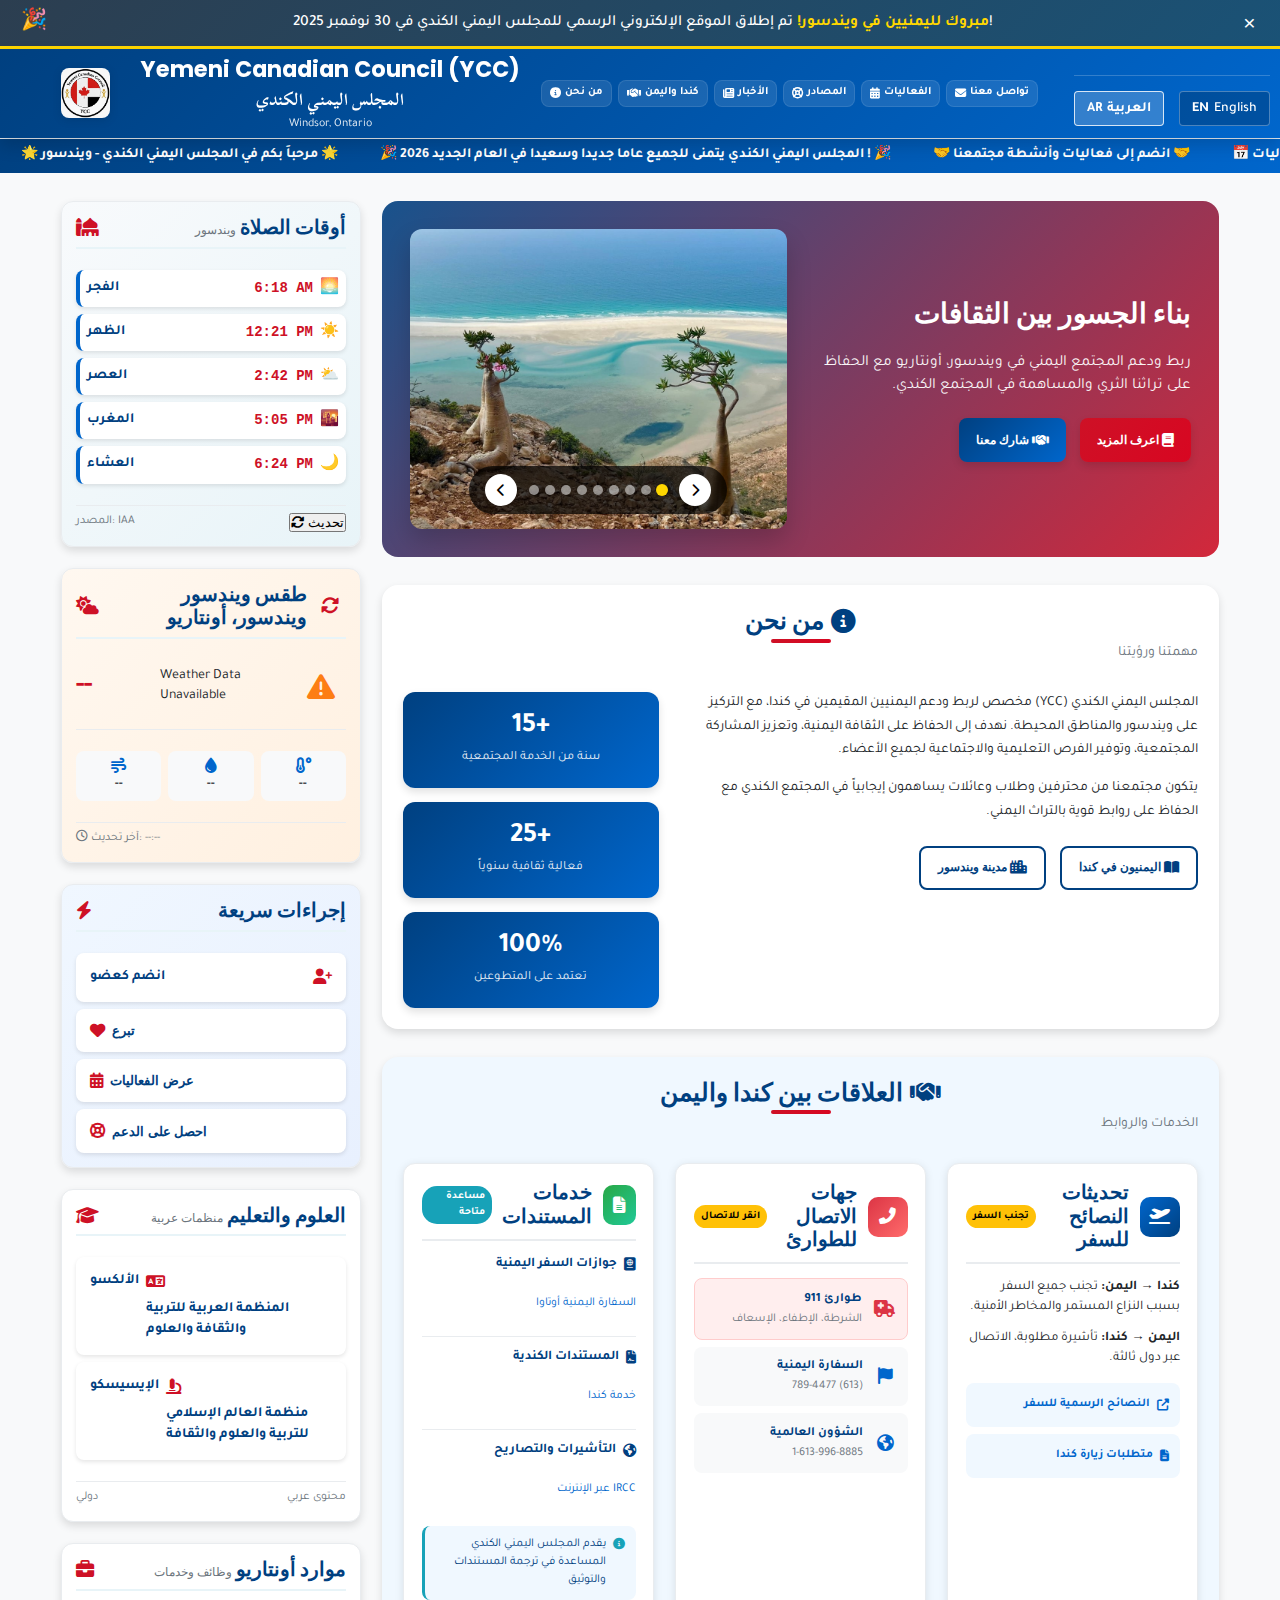
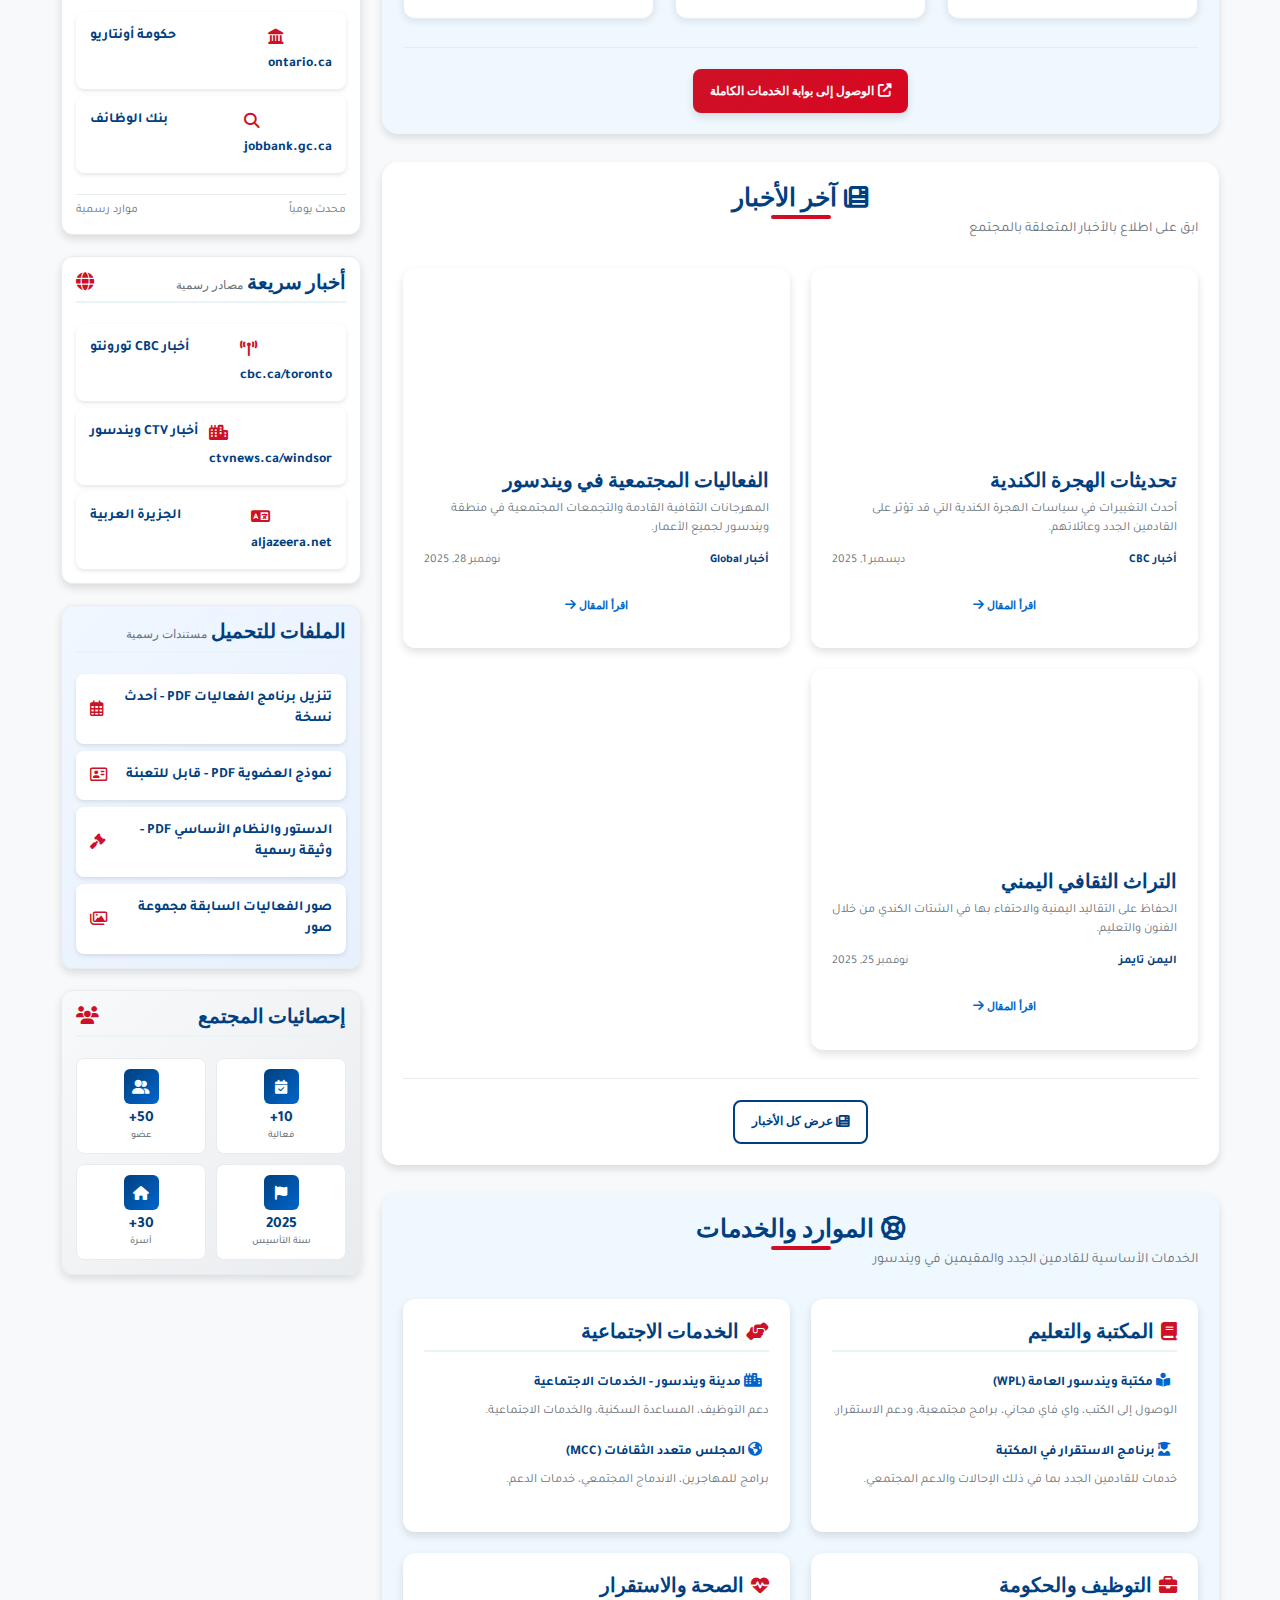
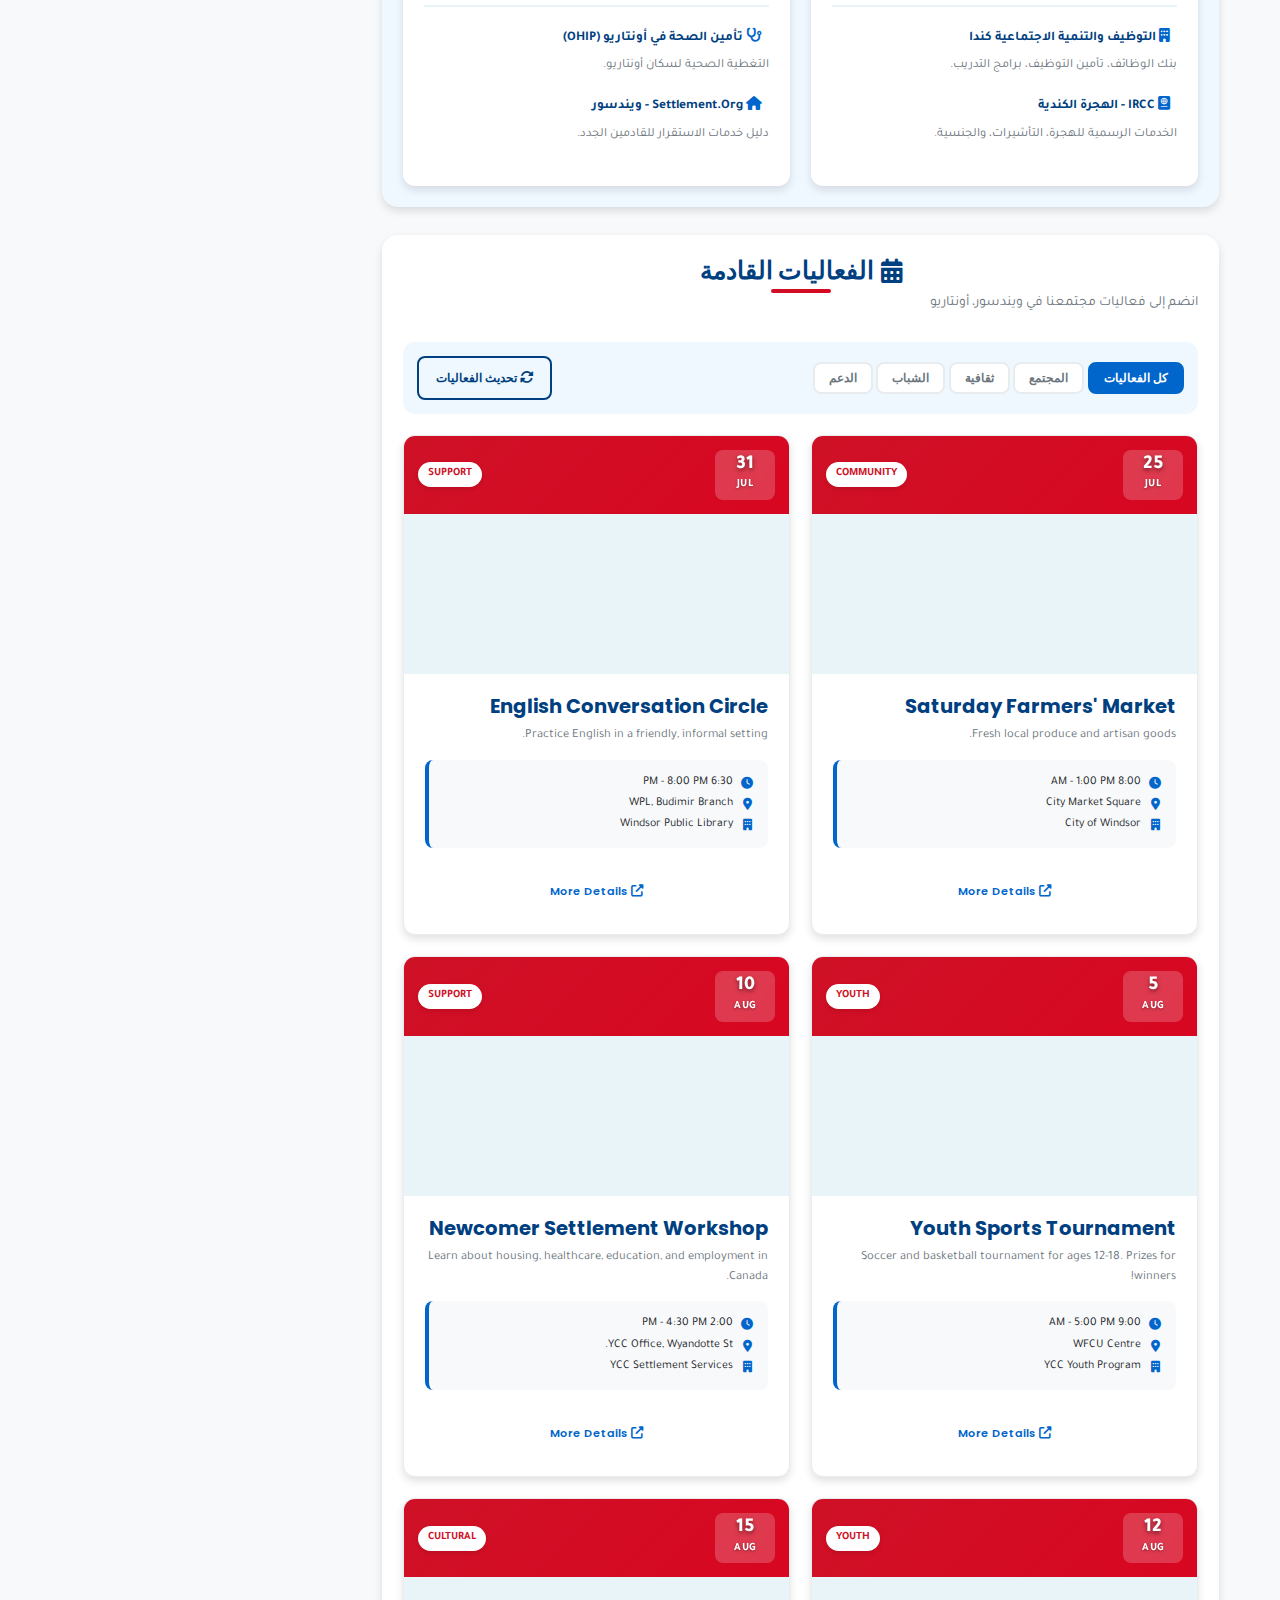
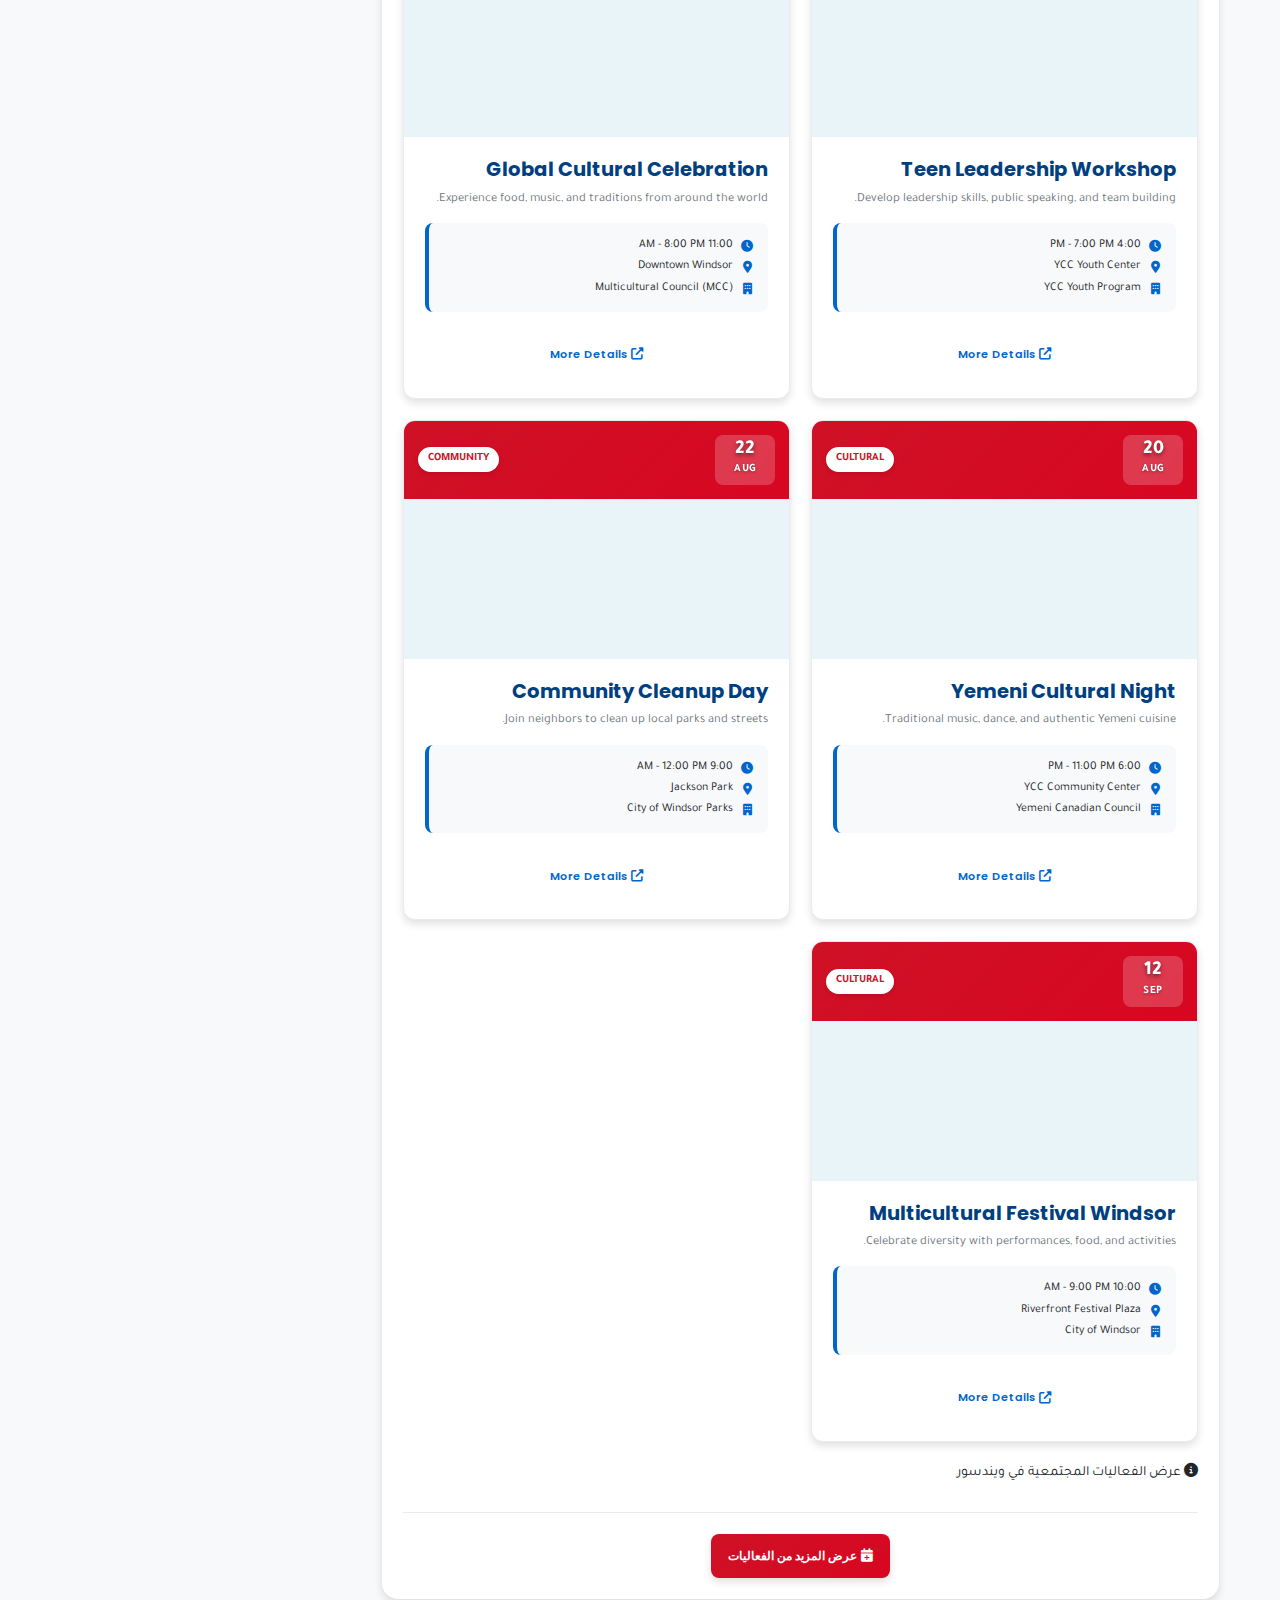
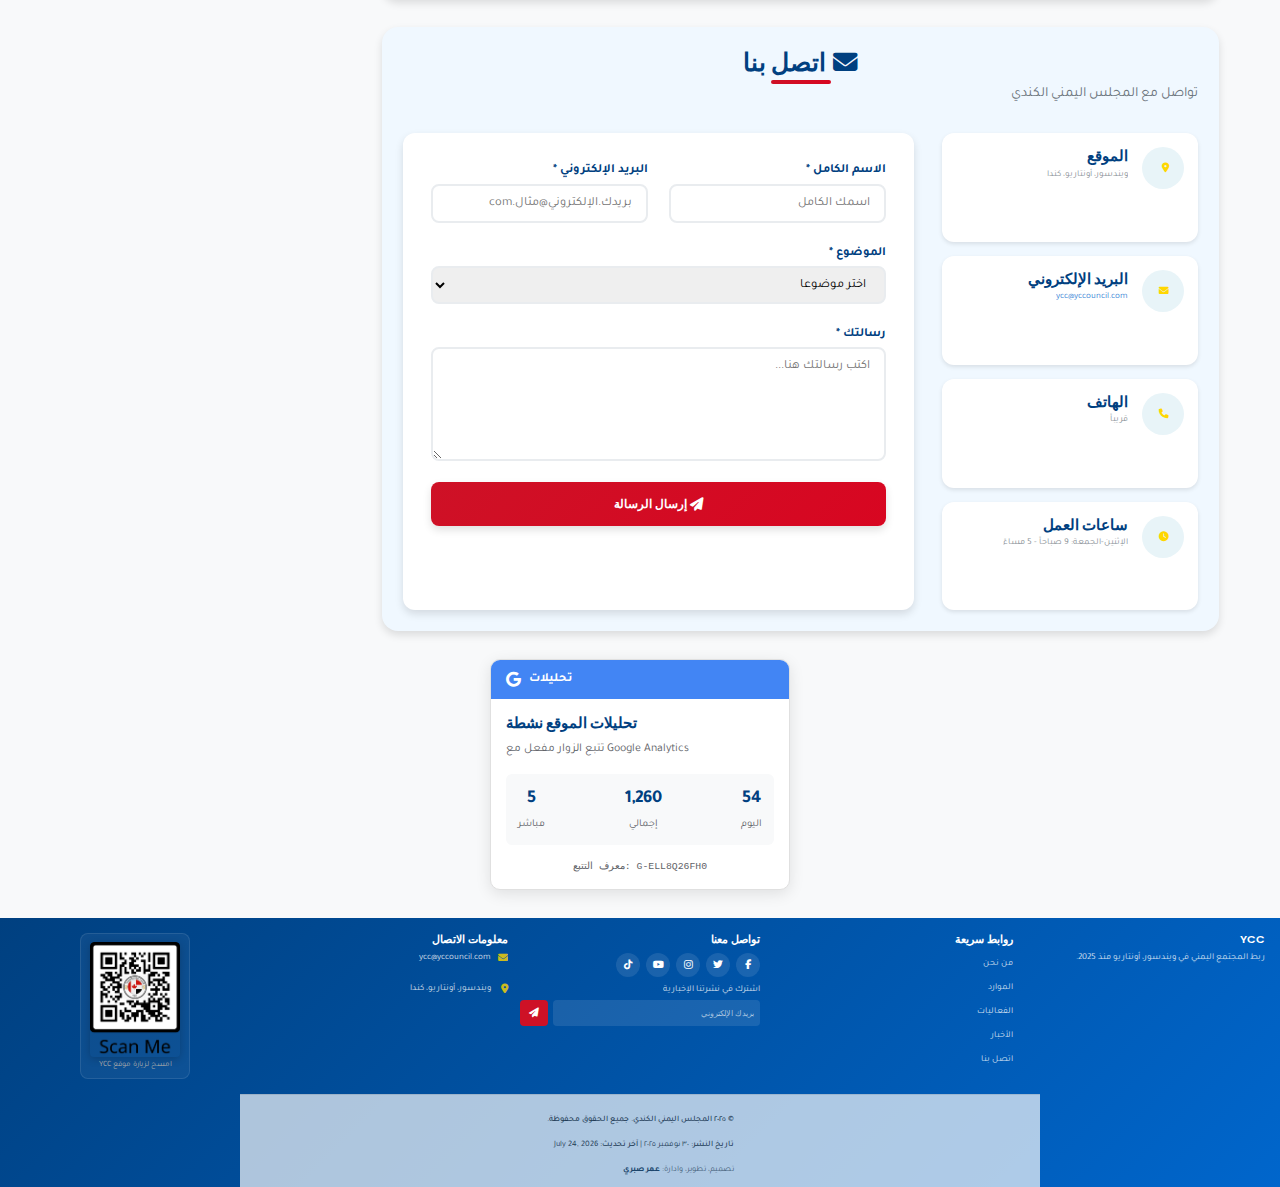
<file: Arabic/Old_index.html>
<!DOCTYPE html>
<html lang="ar">
<head>
    <meta charset="UTF-8">
    <meta name="viewport" content="width=device-width, initial-scale=1.0">
    
    <!-- Favicon - Browser tab logo -->
    <link rel="icon" type="image/png" href="logo2.png">
    <link rel="shortcut icon" href="logo2.png">
    <link rel="apple-touch-icon" href="logo2.png">
    
    <title>المجلس اليمني الكندي (YCC) - ويندسور</title>

    <!-- Google Analytics - REAL Visitor Tracking -->
    <script async src="https://www.googletagmanager.com/gtag/js?id=G-ELL8Q26FH0"></script>
    <script>
        window.dataLayer = window.dataLayer || [];
        function gtag(){dataLayer.push(arguments);}
        gtag('js', new Date());
        gtag('config', 'G-ELL8Q26FH0');
    </script>

    <link rel="stylesheet" href="style.css">
    <link rel="stylesheet" href="https://cdnjs.cloudflare.com/ajax/libs/font-awesome/6.4.0/css/all.min.css">
    <link href="https://fonts.googleapis.com/css2?family=Scheherazade+New:wght@400;700&family=Tajawal:wght@300;400;500;700&display=swap" rel="stylesheet">
    <link href="https://fonts.googleapis.com/css2?family=Poppins:wght@300;400;500;600;700&display=swap" rel="stylesheet">
    
    <!-- RTL CSS override -->
    <style>
    /* Reset header and nav to LTR - BUT NOT LOGO */
    .main-header,
    .header-container,
    .main-nav,
    .header-actions,
    .menu-toggle,
    .rotator-controls .rotator-btn {
        direction: ltr !important;
    }
    
    /* Content sections RTL */
    .main-content-grid,
    .hero-section,
    .content-section,
    .about-grid,
    .services-mobile-grid,
    .service-card,
    .news-grid,
    .news-card,
    .resources-grid,
    .resource-category,
    .events-controls,
    .contact-grid,
    .contact-info,
    .contact-form-container,
    .footer-grid,
    .footer-col,
    .footer-links,
    .social-icons {
        direction: rtl;
    }
    
    /* Fix arrows for RTL */
    .fa-chevron-left:before {
        content: "\f054" !important; /* Right arrow */
    }
    .fa-chevron-right:before {
        content: "\f053" !important; /* Left arrow */
    }
    
    /* Text alignment */
    .hero-title,
    .hero-description,
    .section-header h2,
    .section-subtitle,
    .about-content p,
    .news-content h3,
    .news-content p,
    .resource-list li,
    .contact-info p,
    .footer-description,
    .footer-bottom p {
        text-align: right;
    }

    /* ====================
       LANGUAGE SWITCHER - FIXED FOR ARABIC
       ==================== */
    .language-switcher-header {
        position: absolute;
        right: 20px;
        top: 50%;
        transform: translateY(-50%);
        display: flex;
        gap: 8px;
        z-index: 1000;
        direction: ltr !important; /* Force LTR for buttons */
    }
    
    .lang-switch-btn {
        padding: 6px 12px;
        border: 1px solid rgba(255, 255, 255, 0.3);
        background: rgba(0, 0, 0, 0.2);
        color: white;
        border-radius: 4px;
        font-size: 14px;
        font-weight: 500;
        cursor: pointer;
        transition: all 0.3s ease;
        text-decoration: none;
        display: flex !important;
        align-items: center;
        gap: 5px;
        direction: ltr !important;
    }
    
    .lang-switch-btn:hover {
        background: rgba(0, 0, 0, 0.4);
        border-color: rgba(255, 255, 255, 0.6);
        transform: translateY(-1px);
    }
    
    .lang-switch-btn.active {
        background: rgba(255, 255, 255, 0.2);
        border-color: rgba(255, 255, 255, 0.8);
        font-weight: 600;
    }
    
    .lang-switch-btn i {
        font-size: 12px;
    }
    
    /* Mobile responsive adjustments */
    @media (max-width: 768px) {
        .language-switcher-header {
            position: static;
            transform: none;
            margin-left: auto;
            margin-right: 10px;
            order: 2;
        }
        
        .lang-switch-btn {
            padding: 5px 10px;
            font-size: 13px;
        }
    }
    
    @media (max-width: 576px) {
        .language-switcher-header {
            position: absolute;
            top: 10px;
            right: 10px;
            transform: none;
        }
        
        .lang-switch-btn {
            padding: 4px 8px;
            font-size: 12px;
        }
    }
    
    /* FIX FOR LOGO DISPLAY ISSUE */
    .logo-section {
        display: flex !important;
        align-items: center !important;
    }
    
    .header-logo {
        display: block !important;
        width: auto !important;
        height: 50px !important;
        margin-right: 15px !important;
    }


/* === LANGUAGE ROW - MATCH ENGLISH === */
.language-row {
    margin-top: 15px !important;
    padding-top: 15px !important;
    border-top: 1px solid rgba(255, 255, 255, 0.2) !important;
    width: 100% !important;
    text-align: center !important;
    box-sizing: border-box !important;
}

.language-container {
    display: inline-flex !important;
    gap: 15px !important;
    justify-content: center !important;
    align-items: center !important;
    box-sizing: border-box !important;
}

/* Match English button styles */
.lang-switch-btn {
    padding: 6px 12px !important;
    border: 1px solid rgba(255, 255, 255, 0.3) !important;
    background: rgba(0, 0, 0, 0.2) !important;
    color: white !important;
    border-radius: 4px !important;
    font-size: 14px !important;
    font-weight: 500 !important;
    cursor: pointer !important;
    transition: all 0.3s ease !important;
    display: inline-flex !important;
    align-items: center !important;
    justify-content: center !important;
    gap: 5px !important;
    min-width: 60px !important;
    min-height: 35px !important;
    box-sizing: border-box !important;
    font-family: 'Tajawal', sans-serif !important;
    line-height: 1 !important;
    text-decoration: none !important;
}

.lang-switch-btn:hover {
    background: rgba(0, 0, 0, 0.4) !important;
    border-color: rgba(255, 255, 255, 0.6) !important;
    transform: translateY(-1px) !important;
}

.lang-switch-btn.active {
    background: rgba(255, 255, 255, 0.2) !important;
    border-color: rgba(255, 255, 255, 0.8) !important;
    font-weight: 600 !important;
}

.lang-icon {
    font-weight: bold !important;
    font-size: 14px !important;
}

/* Mobile */
@media (max-width: 768px) {
    .language-container {
        gap: 10px !important;
    }
    
    .lang-switch-btn {
        padding: 5px 10px !important;
        font-size: 13px !important;
    }
}


</style>



    <!-- ADD THESE META TAGS TO PREVENT GOOGLE TRANSLATION -->
    <meta name="google" content="notranslate">
    <meta name="googlebot" content="notranslate">
    <meta name="google" content="nopagerecrawl">
    
    <!-- Also add this for Microsoft browsers -->
    <meta http-equiv="Content-Language" content="ar">
    <meta name="robots" content="noai, noimageai">
</head>

<body>
    <!-- YCC Announcement Banner -->
    <div class="ycc-announcement">
        <div class="announcement-content">
            <span class="announcement-icon">🎉</span>
            <span class="announcement-text">
                <strong>مبروك لليمنيين في ويندسور!</strong> تم إطلاق الموقع الإلكتروني الرسمي للمجلس اليمني الكندي في 30 نوفمبر 2025!
            </span>
            <button class="close-announcement" onclick="closeAnnouncement()">×</button>
        </div>
    </div>

    


<!-- Header -->
<header class="main-header">
    <div class="header-container">
        <!-- Logo and titles remain the same -->
        <div class="logo-section">
            <img src="logo2.png" alt="YCC Logo" class="header-logo">
            <div class="header-titles">
                <h1>Yemeni Canadian Council <span>(YCC)</span></h1>
                <p class="arabic-title">المجلس اليمني الكندي</p>
                <p class="header-subtitle">Windsor, Ontario</p>
            </div>
        </div>

        <!-- Menu Row -->
        <div class="header-row">
            <nav class="main-nav">
                <a href="#about"><i class="fas fa-info-circle"></i> من نحن</a>
                <a href="#canada-yemen"><i class="fas fa-handshake"></i> كندا واليمن</a>
                <a href="#news"><i class="fas fa-newspaper"></i> الأخبار</a>
                <a href="#resources"><i class="fas fa-life-ring"></i> المصادر</a>
                <a href="#events"><i class="fas fa-calendar-alt"></i> الفعاليات</a>
                <a href="#contact"><i class="fas fa-envelope"></i> تواصل معنا</a>
            </nav>
            
            <div class="header-actions">
                <button class="menu-toggle" id="menuToggle">
                    <i class="fas fa-bars"></i>
                </button>
            </div>
        </div>

        <!-- Language Switcher - UNIFIED VERSION (KEEP THIS ONE) -->
        <div class="language-row">
            <div class="language-container">
                <!-- Arabic Button -->
                <button class="lang-switch-btn" 
                        onclick="switchLanguage('ar')"
                        data-lang="ar">
                    <span class="lang-icon">AR</span>
                    <span class="lang-text">العربية</span>
                </button>
                
                <!-- English Button -->
                <button class="lang-switch-btn" 
                        onclick="switchLanguage('en')"
                        data-lang="en">
                    <span class="lang-icon">EN</span>
                    <span class="lang-text">English</span>
                </button>
            </div>
        </div>
    </div>
</header>




    <!-- Welcome Marquee -->
    <div class="welcome-bar">
        <div class="marquee-container">
            <div class="marquee-content">
                <span class="marquee-item">🌟 مرحباً بكم في المجلس اليمني الكندي - ويندسور 🌟</span>
                <span class="marquee-item">🎉 المجلس اليمني الكندي يتمنى للجميع عاما جديدا وسعيدا  في العام الجديد 2026 ! 🎉</span>
                <span class="marquee-item">🤝 انضم إلى فعاليات وأنشطة مجتمعنا 🤝</span>
                <span class="marquee-item">📅 فعالياتنا الناجحة تتم بحضوركم وبايديكم- شاركونا في الفعاليات القادمة - تحقق من قسم الفعاليات 📅</span>
            </div>
        </div>
    </div>

    <!-- Main Grid Layout -->
    <main class="main-grid-container">
        <!-- Sidebar Grid (RTL for Arabic content) -->
        <aside class="sidebar-grid">
            <!-- Prayer Times Card -->
            <div class="grid-card prayer-card">
                <div class="card-header" style="text-align: right;">
                    <i class="fas fa-mosque"></i>
                    <h3>أوقات الصلاة <span class="card-subtitle">ويندسور</span></h3>
                </div>
                <div class="prayer-grid">
                    <div class="prayer-item">
                        <span class="prayer-name">الفجر</span>
                        <span class="prayer-time" id="sidebar-fajr">6:18 صباحاً</span>
                        <span class="prayer-icon">🌅</span>
                    </div>
                    <div class="prayer-item">
                        <span class="prayer-name">الظهر</span>
                        <span class="prayer-time" id="sidebar-dhuhr">12:21 ظهراً</span>
                        <span class="prayer-icon">☀️</span>
                    </div>
                    <div class="prayer-item">
                        <span class="prayer-name">العصر</span>
                        <span class="prayer-time" id="sidebar-asr">2:42 عصراً</span>
                        <span class="prayer-icon">⛅</span>
                    </div>
                    <div class="prayer-item">
                        <span class="prayer-name">المغرب</span>
                        <span class="prayer-time" id="sidebar-maghrib">5:05 مساءً</span>
                        <span class="prayer-icon">🌇</span>
                    </div>
                    <div class="prayer-item">
                        <span class="prayer-name">العشاء</span>
                        <span class="prayer-time" id="sidebar-isha">6:24 مساءً</span>
                        <span class="prayer-icon">🌙</span>
                    </div>
                </div>
                <div class="card-footer" style="text-align: right;">
                    <span class="source-text">المصدر: IAA</span>
                    <button class="card-action-btn" onclick="updatePrayerTimes()">
                        <i class="fas fa-sync-alt"></i> تحديث
                    </button>
                </div>
            </div>

            <!-- Windsor Weather Card -->
            <div class="grid-card weather-card" id="windsor-weather-card">
                <div class="card-header" style="text-align: right;">
                    <i class="fas fa-cloud-sun"></i>
                    <h3>طقس ويندسور <span class="weather-location">ويندسور، أونتاريو</span></h3>
                    <button class="weather-refresh-btn" onclick="refreshWindsorWeather()" title="تحديث الطقس">
                        <i class="fas fa-sync-alt"></i>
                    </button>
                </div>
                
                <!-- Current Weather Display -->
                <div class="weather-main">
                    <div class="weather-temp loading" id="weather-temp">--°م</div>
                    <div class="weather-desc loading" id="weather-desc">جاري تحميل بيانات الطقس...</div>
                    <div class="weather-icon" id="weather-icon">
                        <i class="fas fa-spinner fa-spin"></i>
                    </div>
                </div>
                
                <!-- Weather Details -->
                <div class="weather-details">
                    <div class="weather-item" title="سرعة واتجاه الرياح">
                        <i class="fas fa-wind"></i>
                        <span class="loading" id="weather-wind">-- كم/س</span>
                    </div>
                    <div class="weather-item" title="مستوى الرطوبة">
                        <i class="fas fa-tint"></i>
                        <span class="loading" id="weather-humidity">--%</span>
                    </div>
                    <div class="weather-item" title="درجة الحرارة المحسوسة">
                        <i class="fas fa-temperature-low"></i>
                        <span class="loading" id="weather-feels-like">تشعر بـ --°م</span>
                    </div>
                </div>
                
                <!-- Last Updated & Next Update -->
                <div class="card-footer" style="text-align: right;">
                    <div class="datetime-info">
                        <i class="far fa-clock"></i>
                        <span id="weather-updated">آخر تحديث: --:--</span>
                    </div>
                </div>
            </div>

            <!-- Quick Actions Card -->
            <div class="grid-card actions-card">
                <div class="card-header" style="text-align: right;">
                    <i class="fas fa-bolt"></i>
                    <h3>إجراءات سريعة</h3>
                </div>
                <div class="actions-grid">
                    <a href="https://forms.gle/GGt8YYamCJ5oncuRA" target="_blank" class="action-btn membership" style="direction: rtl;">
                        <i class="fas fa-user-plus"></i>
                        <span>انضم كعضو</span>
                    </a>
                    <button class="action-btn donate" onclick="showDonationModal()">
                        <i class="fas fa-heart"></i>
                        <span>تبرع</span>
                    </button>
                    <button class="action-btn events" onclick="scrollToSection('events')">
                        <i class="fas fa-calendar-alt"></i>
                        <span>عرض الفعاليات</span>
                    </button>
                    <button class="action-btn resources" onclick="scrollToSection('resources')">
                        <i class="fas fa-life-ring"></i>
                        <span>احصل على الدعم</span>
                    </button>
                </div>
            </div>

            <!-- Science & Education Card -->
            <div class="grid-card education-card">
                <div class="card-header" style="text-align: right;">
                    <i class="fas fa-graduation-cap"></i>
                    <h3>العلوم والتعليم <span class="card-subtitle">منظمات عربية</span></h3>
                </div>
                <div class="actions-grid">
                    <a href="https://alecso.org/nsite/ar/" target="_blank" class="action-btn alecso" style="direction: rtl;">
                        <i class="fas fa-language"></i>
                        <span>الألكسو</span>
                        <span class="arabic-sub">المنظمة العربية للتربية والثقافة والعلوم</span>
                    </a>
                    <a href="https://icesco.org/ar/" target="_blank" class="action-btn icesco" style="direction: rtl;">
                        <i class="fas fa-microscope"></i>
                        <span>الإيسيسكو</span>
                        <span class="arabic-sub">منظمة العالم الإسلامي للتربية والعلوم والثقافة</span>
                    </a>
                </div>
                <div class="card-footer">
                    <span class="source-text">دولي</span>
                    <span class="update-text">محتوى عربي</span>
                </div>
            </div>

            <!-- Ontario Resources Card -->
            <div class="grid-card resources-card">
                <div class="card-header" style="text-align: right;">
                    <i class="fas fa-briefcase"></i>
                    <h3>موارد أونتاريو <span class="card-subtitle">وظائف وخدمات</span></h3>
                </div>
                <div class="actions-grid">
                    <a href="https://www.ontario.ca/page/government-ontario" target="_blank" class="action-btn ontario-gov" style="direction: rtl;">
                        <i class="fas fa-landmark"></i>
                        <span>حكومة أونتاريو</span>
                        <span class="link-url">ontario.ca</span>
                    </a>
                    <a href="https://www.jobbank.gc.ca/browsejobs/province/ON" target="_blank" class="action-btn job-search" style="direction: rtl;">
                        <i class="fas fa-search"></i>
                        <span>بنك الوظائف</span>
                        <span class="link-url">jobbank.gc.ca</span>
                    </a>
                </div>
                <div class="card-footer" style="text-align: right;">
                    <span class="source-text">موارد رسمية</span>
                    <span class="update-text">محدث يومياً</span>
                </div>
            </div>

            <!-- News Portals Card -->
            <div class="grid-card news-portal-card">
                <div class="card-header" style="text-align: right;">
                    <i class="fas fa-globe"></i>
                    <h3>أخبار سريعة <span class="card-subtitle">مصادر رسمية</span></h3>
                </div>
                <div class="actions-grid">
                    <!-- Ontario News -->
                    <a href="https://www.cbc.ca/news/canada/toronto" target="_blank" class="action-btn cbc-news" style="direction: rtl;">
                        <i class="fas fa-broadcast-tower"></i>
                        <span>أخبار CBC تورونتو</span>
                        <span class="link-url">cbc.ca/toronto</span>
                    </a>
                    
                    <!-- Windsor News -->
                    <a href="https://windsor.ctvnews.ca/" target="_blank" class="action-btn windsor-news" style="direction: rtl;">
                        <i class="fas fa-city"></i>
                        <span>أخبار CTV ويندسور</span>
                        <span class="link-url">ctvnews.ca/windsor</span>
                    </a>
                    
                    <!-- Arabic News -->
                    <a href="https://www.aljazeera.net/" target="_blank" class="action-btn arabic-news" style="direction: rtl;">
                        <i class="fas fa-language"></i>
                        <span>الجزيرة العربية</span>
                        <span class="link-url">aljazeera.net</span>
                    </a>
                </div>
            </div>





<!-- Downloads Section - Arabic -->
<!-- Downloads Section - RTL Arabic -->
<div class="grid-card actions-card downloads-card">
    <div class="card-header" style="text-align: right;">
        <h3>الملفات للتحميل <span class="card-subtitle">مستندات رسمية</span></h3>
    </div>
    <div class="actions-grid">
        <!-- Events Program -->
        <a href="/Arabic/downloads/events-ar.pdf" download class="action-btn" style="direction: rtl;">
            <div class="btn-content" style="text-align: right;">
                <span class="btn-title">تنزيل برنامج الفعاليات</span>
                <span class="btn-subtitle">PDF - أحدث نسخة</span>
            </div>
            <i class="far fa-calendar-alt"></i>
        </a>
        
        <!-- Membership Form -->
        <a href="/Arabic/downloads/membership-ar.pdf" download class="action-btn" style="direction: rtl;">
            <div class="btn-content" style="text-align: right;">
                <span class="btn-title">نموذج العضوية</span>
                <span class="btn-subtitle">PDF - قابل للتعبئة</span>
            </div>
            <i class="far fa-address-card"></i>
        </a>
        
        <!-- Constitution -->
        <a href="/Arabic/downloads/constitution-ar.pdf" download class="action-btn" style="direction: rtl;">
            <div class="btn-content" style="text-align: right;">
                <span class="btn-title">الدستور والنظام الأساسي</span>
                <span class="btn-subtitle">PDF - وثيقة رسمية</span>
            </div>
            <i class="fas fa-gavel"></i>
        </a>
        
        <!-- Event Photos -->
        <a href="/Arabic/downloads/event-photos.zip" download class="action-btn" style="direction: rtl;">
            <div class="btn-content" style="text-align: right;">
                <span class="btn-title">صور الفعاليات السابقة</span>
                <span class="btn-subtitle">مجموعة صور</span>
            </div>
            <i class="far fa-images"></i>
        </a>
    </div>
</div>


<!-- Community Stats Card -->
            <div class="grid-card stats-card">
                <div class="card-header" style="text-align: right;">
                    <i class="fas fa-users"></i>
                    <h3>إحصائيات المجتمع</h3>
                </div>
                <div class="stats-grid">
                    <div class="stat-item">
                        <div class="stat-icon">
                            <i class="fas fa-user-friends"></i>
                        </div>
                        <div class="stat-content">
                            <div class="stat-number">+50</div>
                            <div class="stat-label">عضو</div>
                        </div>
                    </div>
                    <div class="stat-item">
                        <div class="stat-icon">
                            <i class="fas fa-calendar-check"></i>
                        </div>
                        <div class="stat-content">
                            <div class="stat-number">+10</div>
                            <div class="stat-label">فعالية</div>
                        </div>
                    </div>
                    <div class="stat-item">
                        <div class="stat-icon">
                            <i class="fas fa-home"></i>
                        </div>
                        <div class="stat-content">
                            <div class="stat-number">+30</div>
                            <div class="stat-label">أسرة</div>
                        </div>
                    </div>
                    <div class="stat-item">
                        <div class="stat-icon">
                            <i class="fas fa-flag"></i>
                        </div>
                        <div class="stat-content">
                            <div class="stat-number">2025</div>
                            <div class="stat-label">سنة التأسيس</div>
                        </div>
                    </div>
                </div>
            </div>
        </aside>
        
        <!-- Main Content Grid (RTL for Arabic content) -->
        <section class="main-content-grid">
            <!-- Hero Section -->
            <section class="hero-section">
                <div class="hero-grid">
                    <div class="hero-content">
                        <h2 class="hero-title">بناء الجسور بين الثقافات</h2>
                        <p class="hero-description">ربط ودعم المجتمع اليمني في ويندسور، أونتاريو مع الحفاظ على تراثنا الثري والمساهمة في المجتمع الكندي.</p>
                        <div class="hero-buttons">
                            <a href="#about" class="btn btn-primary">
                                <i class="fas fa-book"></i> اعرف المزيد
                            </a>
                            <a href="#contact" class="btn btn-secondary">
                                <i class="fas fa-handshake"></i> شارك معنا
                            </a>
                        </div>
                    </div>
                    <div class="hero-image-rotator">
                        <div class="rotator-container">
                            <div class="rotator-image active" style="background-image: url('daralhajar.jpg')"></div>
                            <div class="rotator-image" style="background-image: url('Yemen2.jpg')"></div>
                            <div class="rotator-image" style="background-image: url('Yemen3.jpg')"></div>
                            <div class="rotator-image" style="background-image: url('Yemen4.jpg')"></div>
                            <div class="rotator-image" style="background-image: url('Yemen5.jpg')"></div>
                            <div class="rotator-image" style="background-image: url('Yemen6.jpg')"></div>
                            <div class="rotator-image" style="background-image: url('Yemen7.jpg')"></div>
                            <div class="rotator-image" style="background-image: url('Yemen8.jpg')"></div>
                            <div class="rotator-image" style="background-image: url('Yemen9.jpg')"></div>
                        </div>
                        <div class="rotator-controls">
                            <button class="rotator-btn prev-btn"><i class="fas fa-chevron-left"></i></button>
                            <div class="rotator-dots">
                                <span class="dot active"></span>
                                <span class="dot"></span>
                                <span class="dot"></span>
                                <span class="dot"></span>
                                <span class="dot"></span>
                                <span class="dot"></span>
                                <span class="dot"></span>
                                <span class="dot"></span>
                                <span class="dot"></span>
                            </div>
                            <button class="rotator-btn next-btn"><i class="fas fa-chevron-right"></i></button>
                        </div>
                    </div>
                </div>
            </section>

            <!-- About Section -->
            <section id="about" class="content-section">
                <div class="section-header">
                    <h2><i class="fas fa-info-circle"></i> من نحن</h2>
                    <p class="section-subtitle">مهمتنا ورؤيتنا</p>
                </div>
                <div class="about-grid">
                    <div class="about-content">
                        <p>المجلس اليمني الكندي (YCC) مخصص لربط ودعم اليمنيين المقيمين في كندا، مع التركيز على ويندسور والمناطق المحيطة. نهدف إلى الحفاظ على الثقافة اليمنية، وتعزيز المشاركة المجتمعية، وتوفير الفرص التعليمية والاجتماعية لجميع الأعضاء.</p>
                        <p>يتكون مجتمعنا من محترفين وطلاب وعائلات يساهمون إيجابياً في المجتمع الكندي مع الحفاظ على روابط قوية بالتراث اليمني.</p>
                        <div class="about-actions">
                            <a href="https://en.wikipedia.org/wiki/Yemeni_Canadians" target="_blank" class="btn btn-outline">
                                <i class="fas fa-book-open"></i> اليمنيون في كندا
                            </a>
                            <a href="https://www.citywindsor.ca" target="_blank" class="btn btn-outline">
                                <i class="fas fa-city"></i> مدينة ويندسور
                            </a>
                        </div>
                    </div>
                    <div class="about-stats">
                        <div class="stat-highlight">
                            <div class="highlight-number">+15</div>
                            <div class="highlight-text">سنة من الخدمة المجتمعية</div>
                        </div>
                        <div class="stat-highlight">
                            <div class="highlight-number">+25</div>
                            <div class="highlight-text">فعالية ثقافية سنوياً</div>
                        </div>
                        <div class="stat-highlight">
                            <div class="highlight-number">100%</div>
                            <div class="highlight-text">تعتمد على المتطوعين</div>
                        </div>
                    </div>
                </div>
            </section>

            <!-- Canada-Yemen Section -->
            <section id="canada-yemen" class="content-section bg-alt">
                <div class="section-header">
                    <h2><i class="fas fa-handshake"></i> العلاقات بين كندا واليمن</h2>
                    <p class="section-subtitle">الخدمات والروابط</p>
                </div>
                <div class="services-mobile-grid">
                    <!-- Travel Advisory Card -->
                    <div class="service-card">
                        <div class="service-header">
                            <div class="service-icon travel">
                                <i class="fas fa-plane-departure"></i>
                            </div>
                            <h3>تحديثات النصائح للسفر</h3>
                            <span class="service-status status-danger">تجنب السفر</span>
                        </div>
                        <div class="service-content">
                            <p><strong>كندا → اليمن:</strong> تجنب جميع السفر بسبب النزاع المستمر والمخاطر الأمنية.</p>
                            <p><strong>اليمن → كندا:</strong> تأشيرة مطلوبة، الاتصال عبر دول ثالثة.</p>
                            <div class="service-links">
                                <a href="https://travel.gc.ca/destinations/yemen" target="_blank" class="service-link">
                                    <i class="fas fa-external-link-alt"></i> النصائح الرسمية للسفر
                                </a>
                                <a href="https://www.canada.ca/en/immigration-refugees-citizenship/services/visit-canada.html" target="_blank" class="service-link">
                                    <i class="fas fa-file-alt"></i> متطلبات زيارة كندا
                                </a>
                            </div>
                        </div>
                    </div>
                    
                    <!-- Emergency Contacts Card -->
                    <div class="service-card">
                        <div class="service-header">
                            <div class="service-icon emergency">
                                <i class="fas fa-phone-alt"></i>
                            </div>
                            <h3>جهات الاتصال للطوارئ</h3>
                            <span class="service-status status-warning">انقر للاتصال</span>
                        </div>
                        <div class="service-content">
                            <div class="contact-list-mobile">
                                <a href="tel:911" class="contact-item emergency-call">
                                    <i class="fas fa-ambulance"></i>
                                    <div>
                                        <strong>طوارئ 911</strong>
                                        <span>الشرطة، الإطفاء، الإسعاف</span>
                                    </div>
                                </a>
                                <a href="tel:16137894477" class="contact-item">
                                    <i class="fas fa-flag"></i>
                                    <div>
                                        <strong>السفارة اليمنية</strong>
                                        <span>(613) 789-4477</span>
                                    </div>
                                </a>
                                <a href="tel:16139968885" class="contact-item">
                                    <i class="fas fa-globe-americas"></i>
                                    <div>
                                        <strong>الشؤون العالمية</strong>
                                        <span>1-613-996-8885</span>
                                    </div>
                                </a>
                            </div>
                        </div>
                    </div>
                    
                    <!-- Document Services Card -->
                    <div class="service-card">
                        <div class="service-header">
                            <div class="service-icon documents">
                                <i class="fas fa-file-alt"></i>
                            </div>
                            <h3>خدمات المستندات</h3>
                            <span class="service-status status-info">مساعدة متاحة</span>
                        </div>
                        <div class="service-content">
                            <div class="doc-services-list">
                                <div class="doc-service">
                                    <strong><i class="fas fa-passport"></i> جوازات السفر اليمنية</strong>
                                    <a href="https://www.yemenembassy.ca/eng/" target="_blank">السفارة اليمنية أوتاوا</a>
                                </div>
                                <div class="doc-service">
                                    <strong><i class="fas fa-file-contract"></i> المستندات الكندية</strong>
                                    <a href="https://www.canada.ca/en/immigration-refugees-citizenship/services/canadian-passports.html" target="_blank">خدمة كندا</a>
                                </div>
                                <div class="doc-service">
                                    <strong><i class="fas fa-globe-americas"></i> التأشيرات والتصاريح</strong>
                                    <a href="https://www.canada.ca/en/immigration-refugees-citizenship/services/visit-canada.html" target="_blank">IRCC عبر الإنترنت</a>
                                </div>
                            </div>
                            <div class="service-note">
                                <i class="fas fa-info-circle"></i> يقدم المجلس اليمني الكندي المساعدة في ترجمة المستندات والتوثيق
                            </div>
                        </div>
                    </div>
                </div>
                <div class="section-footer">
                    <a href="https://www.international.gc.ca/country-pays/yemen/index.aspx?lang=eng" target="_blank" class="btn btn-primary">
                        <i class="fas fa-external-link-alt"></i> الوصول إلى بوابة الخدمات الكاملة
                    </a>
                </div>
            </section>

            <!-- News Section -->
            <section id="news" class="content-section">
                <div class="section-header">
                    <h2><i class="fas fa-newspaper"></i> آخر الأخبار</h2>
                    <p class="section-subtitle">ابق على اطلاع بالأخبار المتعلقة بالمجتمع</p>
                </div>
                <div class="news-grid">
                    <div class="news-card">
                        <div class="news-image" style="background-image: url('https://images.unsplash.com/photo-1583324113626-70df0f4deaab?ixlib=rb-4.0.3&auto=format&fit=crop&w=600&q=80')"></div>
                        <div class="news-tag">الهجرة</div>
                        <div class="news-content">
                            <h3>تحديثات الهجرة الكندية</h3>
                            <p>أحدث التغييرات في سياسات الهجرة الكندية التي قد تؤثر على القادمين الجدد وعائلاتهم.</p>
                            <div class="news-meta">
                                <span class="news-source">أخبار CBC</span>
                                <span class="news-date">ديسمبر 1, 2025</span>
                            </div>
                            <a href="https://www.cicnews.com" target="_blank" class="btn btn-small">
                                اقرأ المقال <i class="fas fa-arrow-right"></i>
                            </a>
                        </div>
                    </div>
                    
                    <div class="news-card">
                        <div class="news-image" style="background-image: url('https://images.unsplash.com/photo-1540575467063-178a50c2df87?w=600&h=400&fit=crop&q=80')"></div>
                        <div class="news-tag">المجتمع</div>
                        <div class="news-content">
                            <h3>الفعاليات المجتمعية في ويندسور</h3>
                            <p>المهرجانات الثقافية القادمة والتجمعات المجتمعية في منطقة ويندسور لجميع الأعمار.</p>
                            <div class="news-meta">
                                <span class="news-source">أخبار Global</span>
                                <span class="news-date">نوفمبر 28, 2025</span>
                            </div>
                            <a href="https://globalnews.ca/tag/windsor/" target="_blank" class="btn btn-small">
                                اقرأ المقال <i class="fas fa-arrow-right"></i>
                            </a>
                        </div>
                    </div>
                    
                    <div class="news-card">
                        <div class="news-image" style="background-image: url('https://images.unsplash.com/photo-1518837695005-2083093ee35b?ixlib=rb-4.0.3&auto=format&fit=crop&w=600&q=80')"></div>
                        <div class="news-tag">الثقافة</div>
                        <div class="news-content">
                            <h3>التراث الثقافي اليمني</h3>
                            <p>الحفاظ على التقاليد اليمنية والاحتفاء بها في الشتات الكندي من خلال الفنون والتعليم.</p>
                            <div class="news-meta">
                                <span class="news-source">اليمن تايمز</span>
                                <span class="news-date">نوفمبر 25, 2025</span>
                            </div>
                            <a href="https://www.yementimes.com" target="_blank" class="btn btn-small">
                                اقرأ المقال <i class="fas fa-arrow-right"></i>
                            </a>
                        </div>
                    </div>
                </div>
                <div class="section-footer">
                    <a href="https://www.cbc.ca/news/canada/windsor" target="_blank" class="btn btn-outline">
                        <i class="fas fa-newspaper"></i> عرض كل الأخبار
                    </a>
                </div>
            </section>

            <!-- Resources Section -->
            <section id="resources" class="content-section bg-alt">
                <div class="section-header">
                    <h2><i class="fas fa-life-ring"></i> الموارد والخدمات</h2>
                    <p class="section-subtitle">الخدمات الأساسية للقادمين الجدد والمقيمين في ويندسور</p>
                </div>
                <div class="resources-grid">
                    <div class="resource-category">
                        <div class="category-header">
                            <i class="fas fa-book"></i>
                            <h3>المكتبة والتعليم</h3>
                        </div>
                        <ul class="resource-list">
                            <li>
                                <i class="fas fa-book-reader"></i>
                                <a href="https://windsorpubliclibrary.com" target="_blank">مكتبة ويندسور العامة (WPL)</a>
                                <p>الوصول إلى الكتب، واي فاي مجاني، برامج مجتمعية، ودعم الاستقرار.</p>
                            </li>
                            <li>
                                <i class="fas fa-user-graduate"></i>
                                <a href="https://windsorpubliclibrary.com/library-settlement-program/" target="_blank">برنامج الاستقرار في المكتبة</a>
                                <p>خدمات للقادمين الجدد بما في ذلك الإحالات والدعم المجتمعي.</p>
                            </li>
                        </ul>
                    </div>
                    
                    <div class="resource-category">
                        <div class="category-header">
                            <i class="fas fa-hands-helping"></i>
                            <h3>الخدمات الاجتماعية</h3>
                        </div>
                        <ul class="resource-list">
                            <li>
                                <i class="fas fa-city"></i>
                                <a href="https://www.citywindsor.ca/residents/social-services" target="_blank">مدينة ويندسور - الخدمات الاجتماعية</a>
                                <p>دعم التوظيف، المساعدة السكنية، والخدمات الاجتماعية.</p>
                            </li>
                            <li>
                                <i class="fas fa-globe-americas"></i>
                                <a href="https://www.themcc.com" target="_blank">المجلس متعدد الثقافات (MCC)</a>
                                <p>برامج للمهاجرين، الاندماج المجتمعي، خدمات الدعم.</p>
                            </li>
                        </ul>
                    </div>
                    
                    <div class="resource-category">
                        <div class="category-header">
                            <i class="fas fa-briefcase"></i>
                            <h3>التوظيف والحكومة</h3>
                        </div>
                        <ul class="resource-list">
                            <li>
                                <i class="fas fa-building"></i>
                                <a href="https://www.canada.ca/en/employment-social-development.html" target="_blank">التوظيف والتنمية الاجتماعية كندا</a>
                                <p>بنك الوظائف، تأمين التوظيف، برامج التدريب.</p>
                            </li>
                            <li>
                                <i class="fas fa-passport"></i>
                                <a href="https://www.canada.ca/en/immigration-refugees-citizenship.html" target="_blank">IRCC - الهجرة الكندية</a>
                                <p>الخدمات الرسمية للهجرة، التأشيرات، والجنسية.</p>
                            </li>
                        </ul>
                    </div>
                    
                    <div class="resource-category">
                        <div class="category-header">
                            <i class="fas fa-heartbeat"></i>
                            <h3>الصحة والاستقرار</h3>
                        </div>
                        <ul class="resource-list">
                            <li>
                                <i class="fas fa-stethoscope"></i>
                                <a href="https://www.ontario.ca/page/health-cards" target="_blank">تأمين الصحة في أونتاريو (OHIP)</a>
                                <p>التغطية الصحية لسكان أونتاريو.</p>
                            </li>
                            <li>
                                <i class="fas fa-home"></i>
                                <a href="https://services.settlement.org/en/windsor/settlement-services/" target="_blank">Settlement.Org - ويندسور</a>
                                <p>دليل خدمات الاستقرار للقادمين الجدد.</p>
                            </li>
                        </ul>
                    </div>
                </div>
            </section>

            <!-- Events Section -->
            <section id="events" class="content-section">
                <div class="section-header">
                    <h2><i class="fas fa-calendar-alt"></i> الفعاليات القادمة</h2>
                    <p class="section-subtitle">انضم إلى فعاليات مجتمعنا في ويندسور، أونتاريو</p>
                </div>
                
                <!-- Events Filter Controls -->
                <div class="events-controls">
                    <div class="filter-buttons">
                        <button class="filter-btn active" data-filter="all">كل الفعاليات</button>
                        <button class="filter-btn" data-filter="community">المجتمع</button>
                        <button class="filter-btn" data-filter="cultural">ثقافية</button>
                        <button class="filter-btn" data-filter="youth">الشباب</button>
                        <button class="filter-btn" data-filter="support">الدعم</button>
                    </div>
                    <div class="events-actions">
                        <button class="btn btn-outline" id="refreshEvents">
                            <i class="fas fa-sync-alt"></i> تحديث الفعاليات
                        </button>
                    </div>
                </div>
                
                <!-- Events Grid Container -->
                <div class="events-grid" id="events-container">
                    <!-- Events will be loaded dynamically -->
                    <div class="loading-events">
                        <i class="fas fa-spinner fa-spin"></i>
                        <p>جاري تحميل الفعاليات القادمة...</p>
                    </div>
                </div>
                
                <!-- Events Status -->
                <div class="events-status" id="events-status">
                    <p><i class="fas fa-info-circle"></i> عرض الفعاليات المجتمعية في ويندسور</p>
                </div>
                
                <div class="section-footer">
                    <a href="https://www.eventbrite.ca/d/canada--windsor/events/" target="_blank" class="btn btn-primary">
                        <i class="fas fa-calendar-plus"></i> عرض المزيد من الفعاليات
                    </a>
                </div>
            </section>

            <!-- Contact Section -->
            <section id="contact" class="content-section bg-alt">
                <div class="section-header">
                    <h2><i class="fas fa-envelope"></i> اتصل بنا</h2>
                    <p class="section-subtitle">تواصل مع المجلس اليمني الكندي</p>
                </div>
                <div class="contact-grid">
                    <div class="contact-info">
                        <div class="info-card">
                            <div class="info-icon">
                                <i class="fas fa-map-marker-alt"></i>
                            </div>
                            <div class="info-content">
                                <h4>الموقع</h4>
                                <p>ويندسور، أونتاريو، كندا</p>
                            </div>
                        </div>
                        <div class="info-card">
                            <div class="info-icon">
                                <i class="fas fa-envelope"></i>
                            </div>
                            <div class="info-content">
                                <h4>البريد الإلكتروني</h4>
                                <p><a href="mailto:ycc@yccouncil.com">ycc@yccouncil.com</a></p>
                            </div>
                        </div>
                        <div class="info-card">
                            <div class="info-icon">
                                <i class="fas fa-phone"></i>
                            </div>
                            <div class="info-content">
                                <h4>الهاتف</h4>
                                <p>قريباً</p>
                            </div>
                        </div>
                        <div class="info-card">
                            <div class="info-icon">
                                <i class="fas fa-clock"></i>
                            </div>
                            <div class="info-content">
                                <h4>ساعات العمل</h4>
                                <p>الإثنين-الجمعة: 9 صباحاً - 5 مساءً</p>
                            </div>
                        </div>
                    </div>
                    
                    <div class="contact-form-container">
                        <form id="contactForm" action="https://formspree.io/f/mblvoqaq" method="POST">
                            <div class="form-grid">
                                <div class="form-group">
                                    <label for="name">الاسم الكامل *</label>
                                    <input type="text" name="name" id="name" required placeholder="اسمك الكامل">
                                </div>
                                <div class="form-group">
                                    <label for="email">البريد الإلكتروني *</label>
                                    <input type="email" name="email" id="email" required placeholder="بريدك.الإلكتروني@مثال.com">
                                </div>
                                <div class="form-group full-width">
                                    <label for="subject">الموضوع *</label>
                                    <select name="subject" id="subject" required>
                                        <option value="">اختر موضوعاً</option>
                                        <option value="general">استفسار عام</option>
                                        <option value="membership">العضوية</option>
                                        <option value="events">الفعاليات</option>
                                        <option value="volunteer">التطوع</option>
                                        <option value="support">بحاجة إلى دعم</option>
                                        <option value="other">أخرى</option>
                                    </select>
                                </div>
                                <div class="form-group full-width">
                                    <label for="message">رسالتك *</label>
                                    <textarea name="message" id="message" rows="6" required placeholder="اكتب رسالتك هنا..."></textarea>
                                </div>
                            </div>
                            <button type="submit" class="btn btn-primary submit-btn">
                                <i class="fas fa-paper-plane"></i> إرسال الرسالة
                            </button>
                        </form>
                        <p id="formResponse" class="form-response"></p>
                    </div>
                </div>
            </section>
        </section>
    </main>

    <!-- Google Analytics Powered Counter -->
    <div class="ga-counter">
        <div class="ga-badge">
            <i class="fab fa-google"></i>
            <span>تحليلات</span>
        </div>
        <div class="ga-content">
            <h4>تحليلات الموقع نشطة</h4>
            <p>تتبع الزوار مفعل مع Google Analytics</p>
            <div class="ga-stats">
                <div class="ga-stat">
                    <span class="ga-number" id="gaLive">--</span>
                    <span class="ga-label">مباشر</span>
                </div>
                <div class="ga-stat">
                    <span class="ga-number" id="gaTotal">--</span>
                    <span class="ga-label">إجمالي</span>
                </div>
                <div class="ga-stat">
                    <span class="ga-number" id="gaToday">--</span>
                    <span class="ga-label">اليوم</span>
                </div>
            </div>
            <small>معرف التتبع: G-ELL8Q26FH0</small>
        </div>
    </div>

    <!-- Footer -->
    <footer class="main-footer">
        <div class="footer-grid">
            <div class="footer-col logo-col">
                <h3>YCC</h3>
                <p class="footer-description">ربط المجتمع اليمني في ويندسور، أونتاريو منذ 2025.</p>
            </div>
            
            <div class="footer-col links-col">
                <h4>روابط سريعة</h4>
                <ul class="footer-links">
                    <li><a href="#about">من نحن</a></li>
                    <li><a href="#resources">الموارد</a></li>
                    <li><a href="#events">الفعاليات</a></li>
                    <li><a href="#news">الأخبار</a></li>
                    <li><a href="#contact">اتصل بنا</a></li>
                </ul>
            </div>
            
            <div class="footer-col social-col">
                <h4>تواصل معنا</h4>
                <div class="social-icons">
                    <a href="https://www.facebook.com/Yccouncil.ycc/" class="social-icon facebook" title="Facebook" target="_blank" rel="noopener noreferrer">
                        <i class="fab fa-facebook-f"></i>
                    </a>
                    <a href="https://x.com/YCCcouncil" class="social-icon twitter" title="Twitter" target="_blank" rel="noopener noreferrer">
                        <i class="fab fa-twitter"></i>
                    </a>
                    <a href="https://www.instagram.com/yccouncil.ycc/" class="social-icon instagram" title="Instagram" target="_blank" rel="noopener noreferrer">
                        <i class="fab fa-instagram"></i>
                    </a>
                    <a href="https://www.youtube.com/@yccouncil" class="social-icon youtube" title="YouTube" target="_blank" rel="noopener noreferrer">
                        <i class="fab fa-youtube"></i>
                    </a>
                    <a href="https://www.tiktok.com/@yccouncilycc" class="social-icon tiktok" title="TikTok" target="_blank" rel="noopener noreferrer">
                        <i class="fab fa-tiktok"></i>
                    </a>
                </div>
                <div class="newsletter">
                    <p>اشترك في نشرتنا الإخبارية</p>
                    <div class="newsletter-form">
                        <input type="email" placeholder="بريدك الإلكتروني">
                        <button type="submit">
                            <i class="fas fa-paper-plane"></i>
                        </button>
                    </div>
                </div>
            </div>
            
            <div class="footer-col contact-col">
                <h4>معلومات الاتصال</h4>
                <div class="contact-info">
                    <p><i class="fas fa-envelope"></i> <a href="mailto:ycc@yccouncil.com">ycc@yccouncil.com</a></p>
                    <p><i class="fas fa-map-marker-alt"></i> ويندسور، أونتاريو، كندا</p>
                </div>
            </div>
            
            <!-- Add this new barcode column -->
            <div class="footer-col barcode-col">
                <div class="barcode-container">
                    <img src="barcode.png" alt="YCC Barcode" class="footer-barcode">
                    <p class="barcode-label">امسح لزيارة موقع YCC</p>
                </div>
            </div>
        </div>
        
        

<!-- Arabic Footer - Clean Version -->
<div class="footer-bottom" dir="rtl" style="
    margin: 0 auto;
    text-align: center;
    padding: 20px 15px;
    width: 100%;
    max-width: 800px;
    direction: rtl;
    font-family: 'Tajawal', 'Scheherazade New', sans-serif;
    font-size: 14px;
    line-height: 1.8;
    color: #333;
    background: #f8f9fa;
    border-top: 1px solid #ddd;
">
    <div style="display: inline-block; text-align: center;">
        <p style="margin: 10px 0; padding: 0; font-weight: 500;">
            &copy; ٢٠٢٥ المجلس اليمني الكندي. جميع الحقوق محفوظة.
        </p>
        <p style="margin: 10px 0; padding: 0;">
            <span style="font-weight: 500;">تاريخ النشر:</span> ٣٠ نوفمبر ٢٠٢٥ | 
            <span style="font-weight: 500;">آخر تحديث:</span> <span id="currentDate">٨ ديسمبر ٢٠٢٥</span>
        </p>
        <p style="margin: 10px 0; padding: 0; color: #666;">
            تصميم، تطوير، وادارة: <span style="font-weight: 600; color: #2c3e50;">عمر صبري</span>
        </p>
    </div>
</div>
        
    </footer>

    <!-- Donation Modal -->
    <div id="donationModal" class="modal">
        <div class="modal-content">
            <div class="modal-header">
                <h3><i class="fas fa-heart"></i> ادعم مجتمعنا</h3>
                <button class="modal-close" onclick="closeDonationModal()">×</button>
            </div>
            <div class="modal-body">
                <p>تبرعك يساعدنا في دعم المجتمع اليمني في ويندسور من خلال الفعاليات الثقافية والبرامج التعليمية والخدمات المجتمعية.</p>
                <div class="donation-options">
                    <button class="donation-option">$25</button>
                    <button class="donation-option">$50</button>
                    <button class="donation-option">$100</button>
                    <button class="donation-option">$250</button>
                    <button class="donation-option">مبلغ آخر</button>
                </div>
                <div class="donation-form">
                    <input type="number" placeholder="أدخل المبلغ المطلوب ($)">
                    <button class="btn btn-primary">تبرع الآن</button>
                </div>
            </div>
        </div>
    </div>

    <script>
        // Mobile Menu Toggle
        document.addEventListener('DOMContentLoaded', function() {
            const menuToggle = document.querySelector('.menu-toggle');
            const mainNav = document.querySelector('.main-nav');
            const body = document.body;
            
            if (menuToggle && mainNav) {
                // Create hamburger icon bars
                menuToggle.innerHTML = `
                    <span class="bar"></span>
                    <span class="bar"></span>
                    <span class="bar"></span>
                `;
                
                // Toggle menu on click
                menuToggle.addEventListener('click', function(e) {
                    e.stopPropagation();
                    mainNav.classList.toggle('active');
                    menuToggle.classList.toggle('active');
                    body.classList.toggle('menu-open');
                    
                    // Prevent scrolling when menu is open
                    if (mainNav.classList.contains('active')) {
                        body.style.overflow = 'hidden';
                    } else {
                        body.style.overflow = '';
                    }
                });
                
                // Close menu when clicking outside
                document.addEventListener('click', function(e) {
                    if (!mainNav.contains(e.target) && !menuToggle.contains(e.target)) {
                        mainNav.classList.remove('active');
                        menuToggle.classList.remove('active');
                        body.classList.remove('menu-open');
                        body.style.overflow = '';
                    }
                });
                
                // Close menu when clicking on a link
                mainNav.querySelectorAll('a').forEach(link => {
                    link.addEventListener('click', function() {
                        mainNav.classList.remove('active');
                        menuToggle.classList.remove('active');
                        body.classList.remove('menu-open');
                        body.style.overflow = '';
                    });
                });
                
                // Close menu on ESC key
                document.addEventListener('keydown', function(e) {
                    if (e.key === 'Escape') {
                        mainNav.classList.remove('active');
                        menuToggle.classList.remove('active');
                        body.classList.remove('menu-open');
                        body.style.overflow = '';
                    }
                });
            }
            
            // Adjust menu for window resize
            function adjustMenuForScreen() {
                if (window.innerWidth > 992) {
                    // Desktop - always show menu
                    if (mainNav) mainNav.style.display = 'flex';
                    if (menuToggle) menuToggle.style.display = 'none';
                    body.style.overflow = '';
                } else {
                    // Mobile - hide menu by default, show toggle button
                    if (mainNav) mainNav.style.display = 'none';
                    if (menuToggle) menuToggle.style.display = 'block';
                }
            }
            
            // Run on load and resize
            window.addEventListener('load', adjustMenuForScreen);
            window.addEventListener('resize', adjustMenuForScreen);
            adjustMenuForScreen();
        });
    </script>
    
    <script src="script.js"></script>


    

<script>
    // Language switching function
    function switchLanguage(lang) {
        console.log('Switching to:', lang);
        
        // Save preference
        localStorage.setItem('preferredLang', lang);
        
        // Get current page
        let currentPath = window.location.pathname;
        let pathParts = currentPath.split('/');
        let currentPage = pathParts.pop();
        
        if (!currentPage || currentPage === '') {
            currentPage = 'index.html';
        }
        
        console.log('Current page:', currentPage);
        console.log('Current path:', currentPath);
        
        // Determine target URL
        let targetUrl = '';
        const isInEnglishFolder = currentPath.includes('/English/');
        const isInArabicFolder = currentPath.includes('/Arabic/');
        
        if (lang === 'en') {
            // Switch to English
            if (isInArabicFolder) {
                // From Arabic to English
                targetUrl = '../English/' + (currentPage === 'index.html' ? 'index.html' : currentPage);
            } else if (isInEnglishFolder) {
                // Already in English folder
                targetUrl = currentPage;
            } else {
                // From root to English
                targetUrl = 'English/' + (currentPage === 'index.html' ? 'index.html' : currentPage);
            }
        } else if (lang === 'ar') {
            // Switch to Arabic
            if (isInEnglishFolder) {
                // From English to Arabic
                targetUrl = '../Arabic/' + (currentPage === 'index.html' ? 'index.html' : currentPage);
            } else if (isInArabicFolder) {
                // Already in Arabic folder
                targetUrl = currentPage;
            } else {
                // From root to Arabic
                targetUrl = 'Arabic/' + (currentPage === 'index.html' ? 'index.html' : currentPage);
            }
        }
        
        console.log('Target URL:', targetUrl);
        
        // Redirect if URL is different
        if (targetUrl && !window.location.href.endsWith(targetUrl)) {
            window.location.href = targetUrl;
        } else {
            console.log('Already on the correct page or invalid target');
        }
    }

    // Set active button based on current language
    function setActiveLanguageButton() {
        const isArabic = document.documentElement.lang === 'ar' || 
                         window.location.href.includes('/Arabic/');
        
        const arabicBtn = document.querySelector('.lang-switch-btn[data-lang="ar"]');
        const englishBtn = document.querySelector('.lang-switch-btn[data-lang="en"]');
        
        if (arabicBtn && englishBtn) {
            if (isArabic) {
                arabicBtn.classList.add('active');
                englishBtn.classList.remove('active');
            } else {
                englishBtn.classList.add('active');
                arabicBtn.classList.remove('active');
            }
        }
    }

    // Initialize on page load
    document.addEventListener('DOMContentLoaded', function() {
        setActiveLanguageButton();
    });
</script>

</body>
</html>
</file>
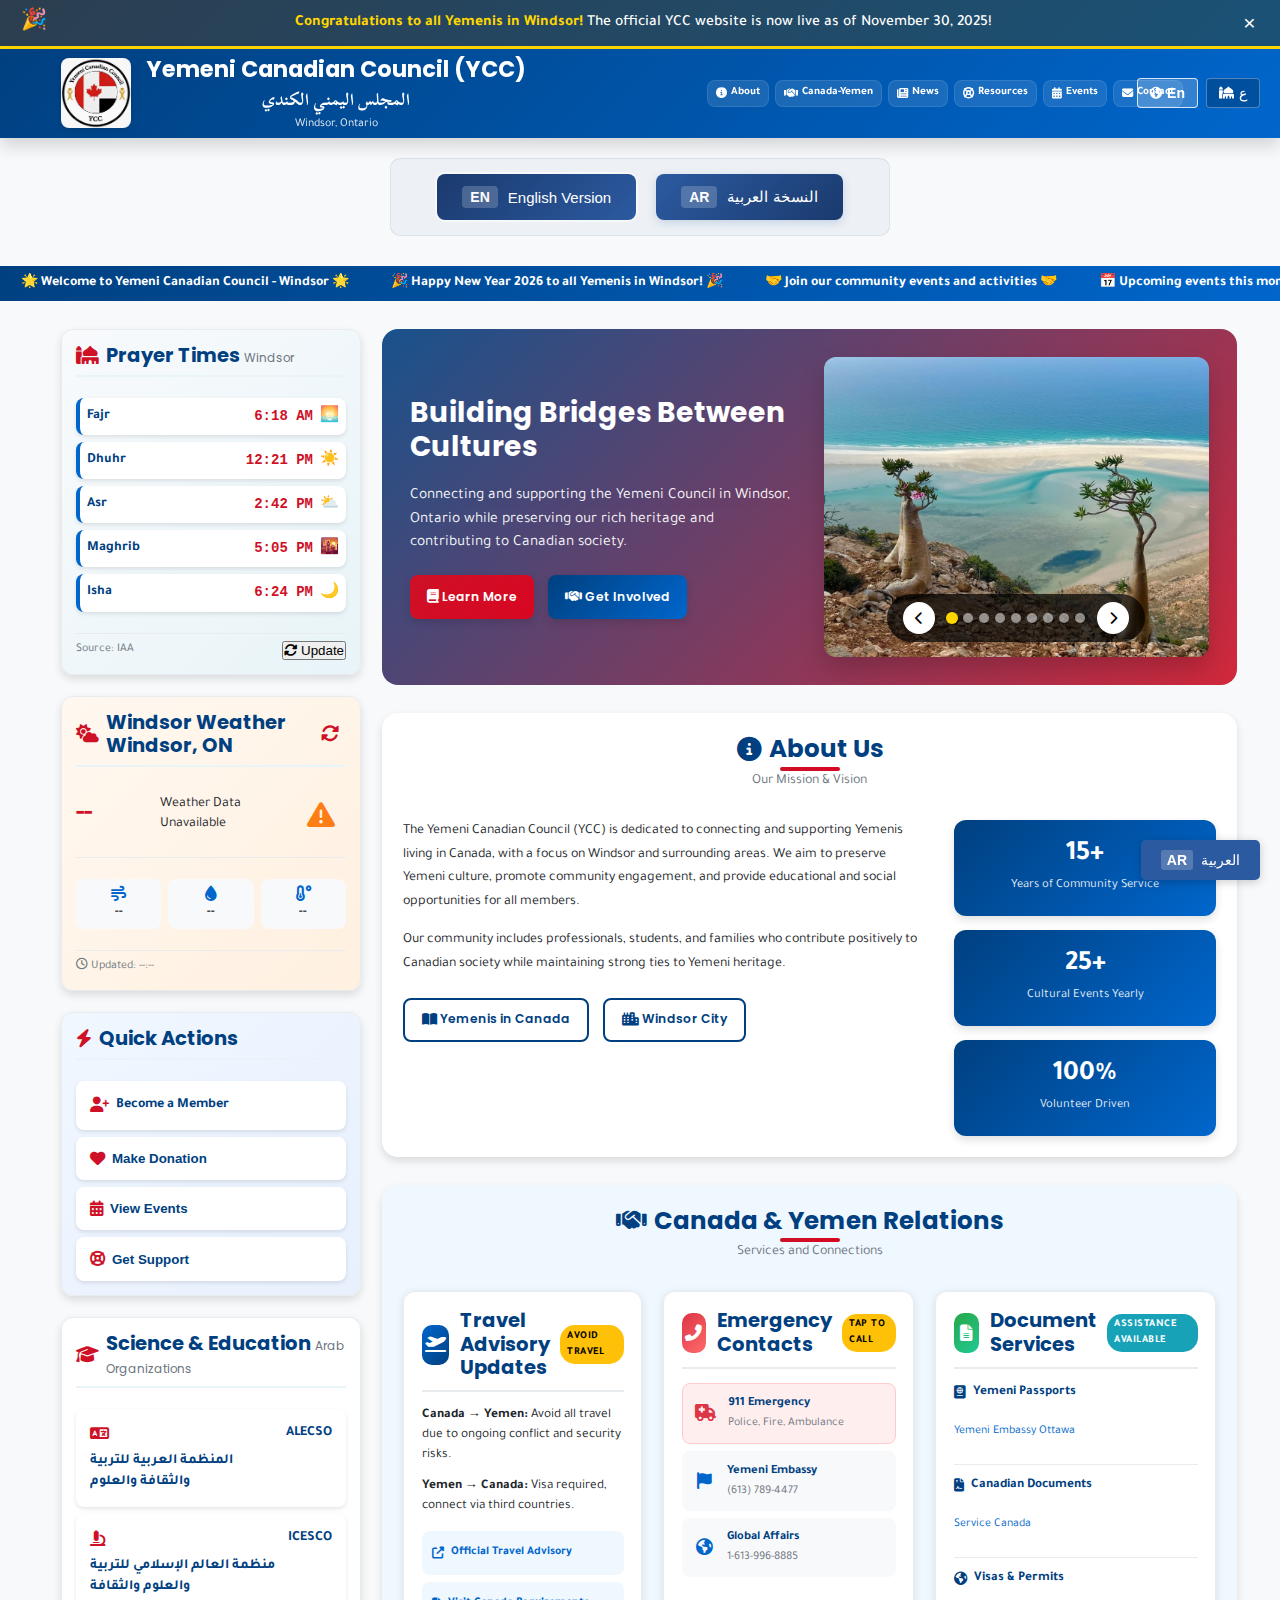
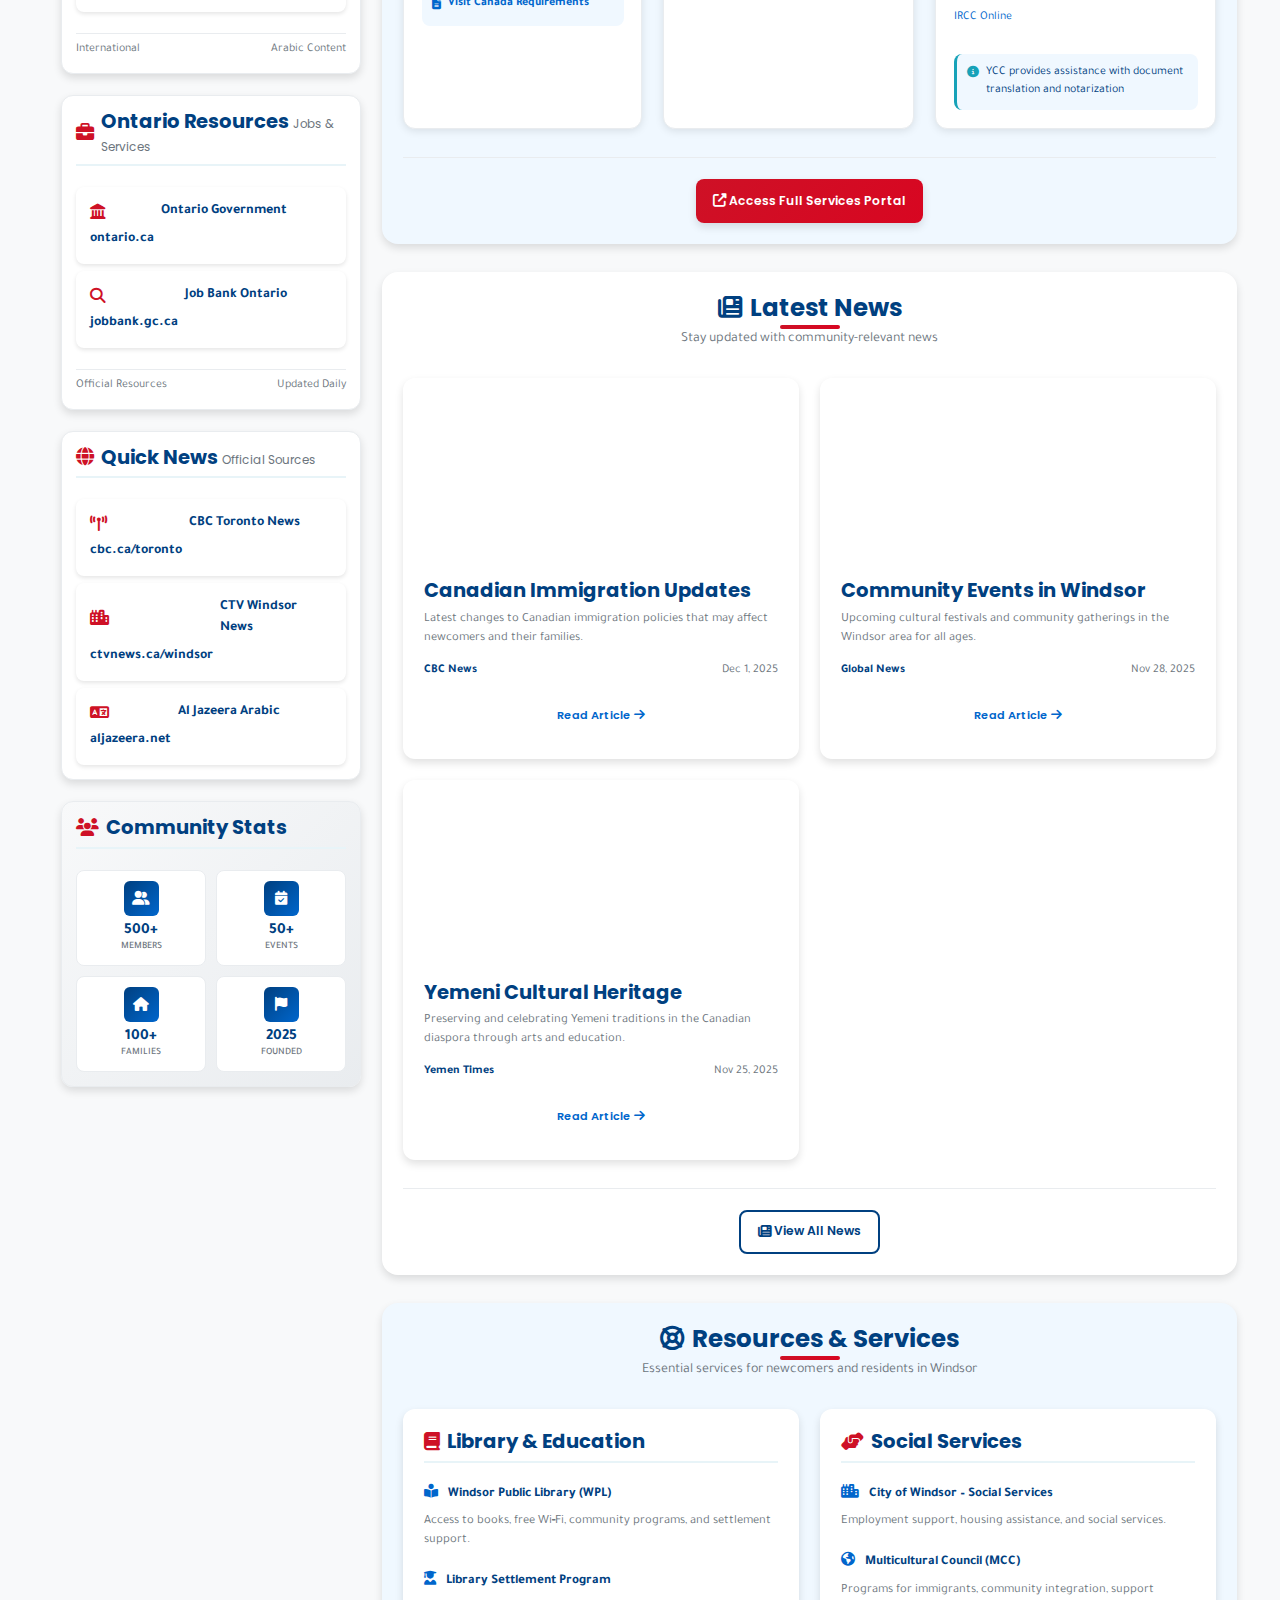
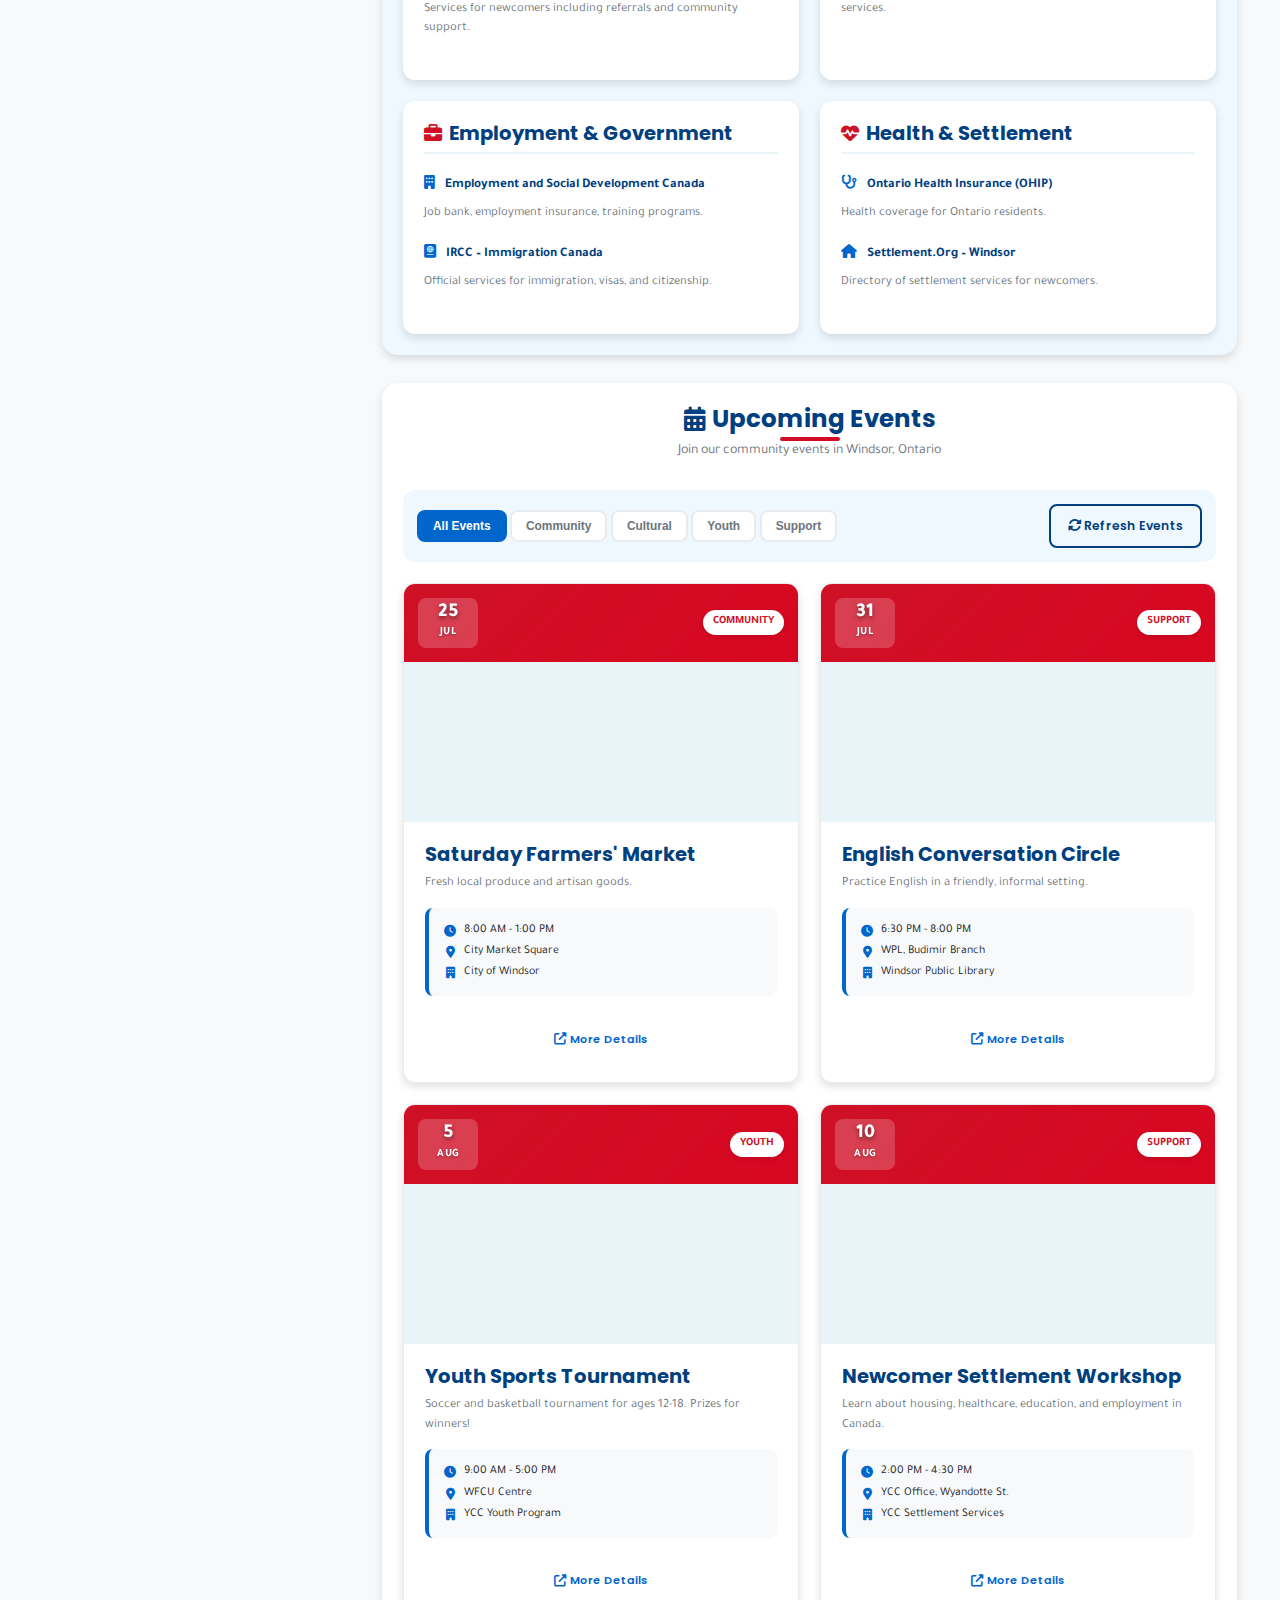
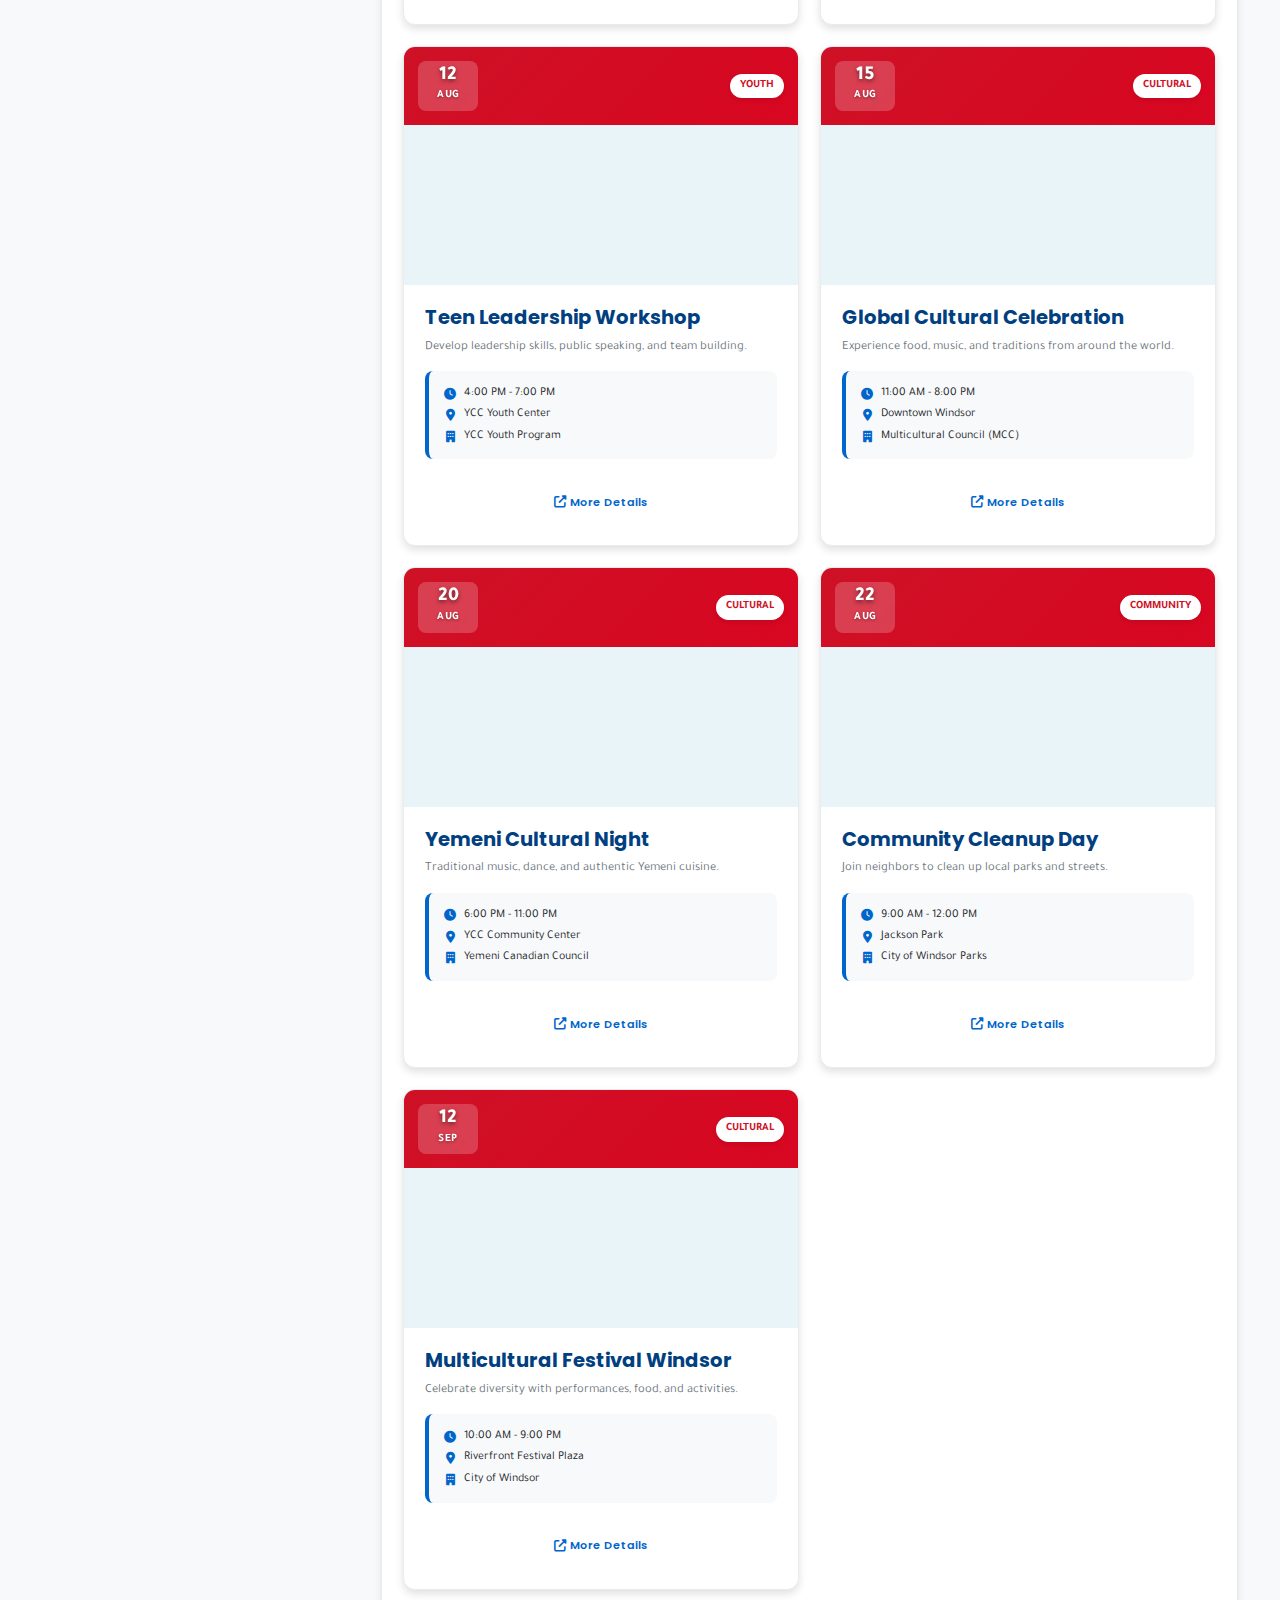
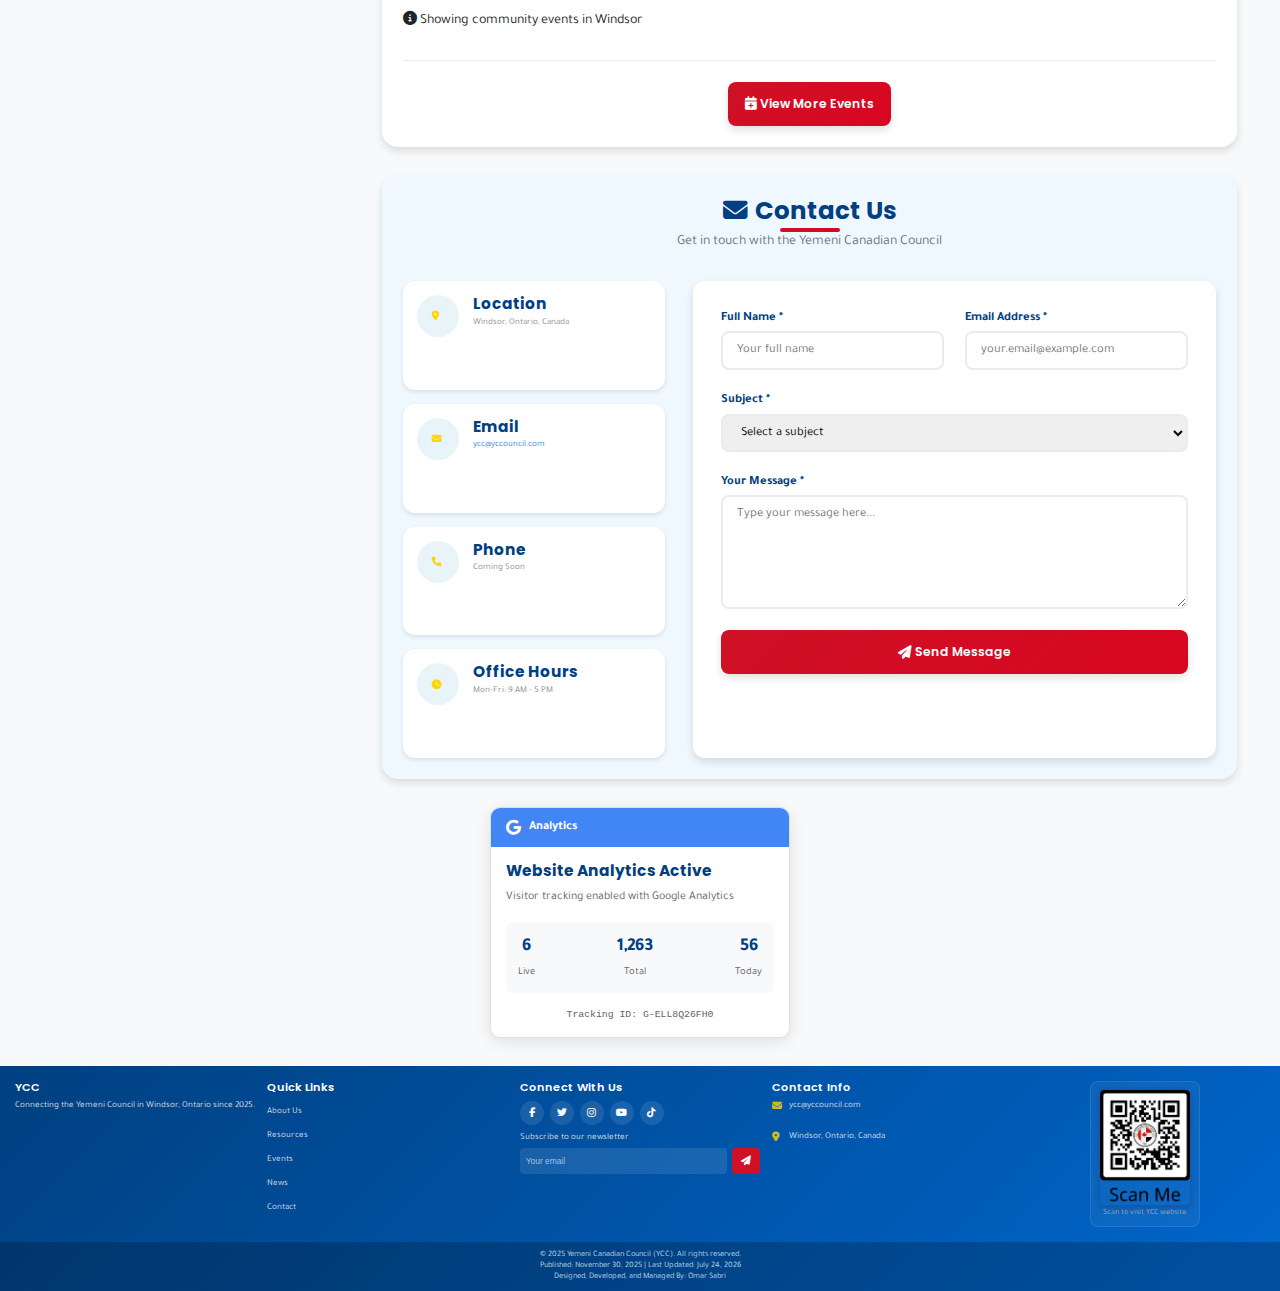
<file: English/backupindex.html>
<!DOCTYPE html>
<html lang="en">
<head>
    <meta charset="UTF-8">
    <meta name="viewport" content="width=device-width, initial-scale=1.0">
    
    <!-- Favicon - Browser tab logo -->
    <link rel="icon" type="image/png" href="logo2.png">
    <link rel="shortcut icon" href="logo2.png">
    <link rel="apple-touch-icon" href="logo2.png">
    
    <title>Yemeni Canadian Council (YCC) - Windsor</title>

    <!-- Google Analytics - REAL Visitor Tracking -->
    <script async src="https://www.googletagmanager.com/gtag/js?id=G-ELL8Q26FH0"></script>
    <script>
        window.dataLayer = window.dataLayer || [];
        function gtag(){dataLayer.push(arguments);}
        gtag('js', new Date());
        gtag('config', 'G-ELL8Q26FH0');
    </script>

    <link rel="stylesheet" href="style.css">
    <link rel="stylesheet" href="https://cdnjs.cloudflare.com/ajax/libs/font-awesome/6.4.0/css/all.min.css">
    <link href="https://fonts.googleapis.com/css2?family=Scheherazade+New:wght@400;700&family=Tajawal:wght@300;400;500;700&display=swap" rel="stylesheet">
    <link href="https://fonts.googleapis.com/css2?family=Poppins:wght@300;400;500;600;700&display=swap" rel="stylesheet">
</head>


<style>
 /* Language Switcher Styles */
        .language-switcher-header {
            position: absolute;
            right: 20px;
            top: 50%;
            transform: translateY(-50%);
            display: flex;
            gap: 8px;
            z-index: 1000;
        }
        
        .lang-switch-btn {
            padding: 6px 12px;
            border: 1px solid rgba(255, 255, 255, 0.3);
            background: rgba(0, 0, 0, 0.2);
            color: white;
            border-radius: 4px;
            font-size: 14px;
            font-weight: 500;
            cursor: pointer;
            transition: all 0.3s ease;
            text-decoration: none;
            display: flex;
            align-items: center;
            gap: 5px;
        }
        
        .lang-switch-btn:hover {
            background: rgba(0, 0, 0, 0.4);
            border-color: rgba(255, 255, 255, 0.6);
            transform: translateY(-1px);
        }
        
        .lang-switch-btn.active {
            background: rgba(255, 255, 255, 0.2);
            border-color: rgba(255, 255, 255, 0.8);
            font-weight: 600;
        }
        
        .lang-switch-btn i {
            font-size: 12px;
        }
        
        /* Mobile responsive adjustments */
        @media (max-width: 768px) {
            .language-switcher-header {
                position: static;
                transform: none;
                margin-left: auto;
                margin-right: 10px;
                order: 2;
            }
            
            .lang-switch-btn {
                padding: 5px 10px;
                font-size: 13px;
            }
        }
        
        @media (max-width: 576px) {
            .language-switcher-header {
                position: absolute;
                top: 10px;
                right: 10px;
                transform: none;
            }
            
            .lang-switch-btn {
                padding: 4px 8px;
                font-size: 12px;
            }
        }
        




    /* Reset header and nav to LTR */
    .main-header,
    .header-container,
    .logo-section,
    .header-titles,
    .main-nav,
    .header-actions,
    .menu-toggle,
    .rotator-controls .rotator-btn {
        direction: ltr !important;
    }
    
    /* ADD THIS - Make sure language switcher is visible */
    .language-switcher-header {
        direction: ltr !important;
        position: absolute !important;
        right: 20px !important;
        top: 50% !important;
        transform: translateY(-50%) !important;
        display: flex !important;
        gap: 8px !important;
        z-index: 1000 !important;
    }
    
    /* Rest of your CSS... */



        </style>

<!-- IN THE HEAD SECTION, ADD THIS CSS: -->
<style>
    /* Language Buttons - ADD THIS TO YOUR EXISTING CSS */
    .language-buttons {
        position: fixed;
        bottom: 20px;
        right: 20px;
        display: flex;
        gap: 10px;
        z-index: 1000;
    }
    
    .lang-btn {
        background: #2c5aa0;
        color: white;
        border: none;
        padding: 10px 20px;
        border-radius: 5px;
        font-size: 14px;
        cursor: pointer;
        transition: all 0.3s ease;
        display: flex;
        align-items: center;
        gap: 8px;
        box-shadow: 0 2px 10px rgba(0,0,0,0.2);
    }
    
    .lang-btn:hover {
        background: #1a3a6e;
        transform: translateY(-2px);
        box-shadow: 0 4px 15px rgba(0,0,0,0.3);
    }
    
    .lang-icon {
        font-weight: bold;
        background: rgba(255, 255, 255, 0.2);
        padding: 2px 6px;
        border-radius: 3px;
    }



/* Language Buttons BELOW Menu - ADD THIS */
.language-menu-buttons {
    display: flex;
    justify-content: center;
    gap: 20px;
    margin: 20px auto 30px auto;
    padding: 15px;
    background: rgba(44, 90, 160, 0.05);
    border-radius: 10px;
    max-width: 500px;
    border: 1px solid rgba(44, 90, 160, 0.1);
}

.language-menu-buttons .lang-btn {
    background: linear-gradient(135deg, #2c5aa0 0%, #1a3a6e 100%);
    color: white;
    border: none;
    padding: 12px 25px;
    border-radius: 8px;
    font-size: 15px;
    font-weight: 500;
    cursor: pointer;
    transition: all 0.3s ease;
    display: flex;
    align-items: center;
    gap: 10px;
    box-shadow: 0 3px 10px rgba(44, 90, 160, 0.2);
    min-width: 130px;
    justify-content: center;
}

.language-menu-buttons .lang-btn:hover {
    transform: translateY(-3px);
    box-shadow: 0 5px 15px rgba(44, 90, 160, 0.3);
    background: linear-gradient(135deg, #1a3a6e 0%, #2c5aa0 100%);
}

.language-menu-buttons .lang-btn .lang-icon {
    font-weight: bold;
    background: rgba(255, 255, 255, 0.2);
    padding: 3px 8px;
    border-radius: 4px;
    font-size: 14px;
}

.language-menu-buttons .lang-btn.active {
    background: linear-gradient(135deg, #1a3a6e 0%, #2c5aa0 100%);
    box-shadow: 0 0 0 2px rgba(255, 255, 255, 0.5);
}

/* Responsive */
@media (max-width: 768px) {
    .language-menu-buttons {
        flex-direction: column;
        gap: 10px;
        max-width: 300px;
    }
    
    .language-menu-buttons .lang-btn {
        width: 100%;
    }
}

</style>

<!-- IN THE BODY SECTION, ADD THIS BEFORE </body>: -->
<div class="language-buttons">
    <button class="lang-btn" onclick="window.location.href='../Arabic/index.html'; localStorage.setItem('preferredLang', 'ar');">
        <span class="lang-icon">AR</span>
        <span>العربية</span>
    </button>
</div>



<body>
    <!-- YCC Announcement Banner -->
    <div class="ycc-announcement">
        <div class="announcement-content">
            <span class="announcement-icon">🎉</span>
            <span class="announcement-text">
                <strong>Congratulations to all Yemenis in Windsor!</strong> The official YCC website is now live as of November 30, 2025!
            </span>
            <button class="close-announcement" onclick="closeAnnouncement()">×</button>
        </div>
    </div>




<!-- Header -->
<header class="main-header">
    <div class="header-container">
        <div class="logo-section">
            <img src="logo2.png" alt="YCC Logo" class="header-logo">
            <div class="header-titles">
                <h1>Yemeni Canadian Council <span>(YCC)</span></h1>
                <p class="arabic-title">المجلس اليمني الكندي</p>
                <p class="header-subtitle">Windsor, Ontario</p>
            </div>
        </div>

        <!-- LANGUAGE SWITCHER ADDED HERE -->
        <div class="language-switcher-header">
            <button class="lang-switch-btn active" data-lang="en" onclick="switchLanguage('en')">
                <i class="fas fa-globe-americas"></i> En
            </button>
            <button class="lang-switch-btn" data-lang="ar" onclick="switchLanguage('ar')">
                <i class="fas fa-mosque"></i> ع
            </button>
        </div>

        <nav class="main-nav">
            <a href="#about"><i class="fas fa-info-circle"></i> About</a>
            <a href="#canada-yemen"><i class="fas fa-handshake"></i> Canada-Yemen</a>
            <a href="#news"><i class="fas fa-newspaper"></i> News</a>
            <a href="#resources"><i class="fas fa-life-ring"></i> Resources</a>
            <a href="#events"><i class="fas fa-calendar-alt"></i> Events</a>
            <a href="#contact"><i class="fas fa-envelope"></i> Contact</a>
        </nav>
        
        <div class="header-actions">
            <button class="menu-toggle" id="menuToggle">
                <i class="fas fa-bars"></i>
            </button>
        </div>
    </div>
</header>

<!-- ADD THIS RIGHT AFTER THE HEADER CLOSING TAG -->
<div class="language-menu-buttons">
    <button class="lang-btn active" onclick="window.location.href='index.html'; localStorage.setItem('preferredLang', 'en');">
        <span class="lang-icon">EN</span>
        <span>English Version</span>
    </button>
    <button class="lang-btn" onclick="window.location.href='../Arabic/index.html'; localStorage.setItem('preferredLang', 'ar');">
        <span class="lang-icon">AR</span>
        <span>النسخة العربية</span>
    </button>
</div>

<!-- Your existing content continues below... -->
 

    <!-- Welcome Marquee -->
    <div class="welcome-bar">
        <div class="marquee-container">
            <div class="marquee-content">
                <span class="marquee-item">🌟 Welcome to Yemeni Canadian Council - Windsor 🌟</span>
                <span class="marquee-item">🎉 Happy New Year 2026 to all Yemenis in Windsor! 🎉</span>
                <span class="marquee-item">🤝 Join our community events and activities 🤝</span>
                <span class="marquee-item">📅 Upcoming events this month - Check our Events section 📅</span>
            </div>
        </div>
    </div>

    <!-- Main Grid Layout -->
    <main class="main-grid-container">
        <!-- Sidebar Grid -->
        <aside class="sidebar-grid">
            <!-- Prayer Times Card -->
            <div class="grid-card prayer-card">
                <div class="card-header">
                    <i class="fas fa-mosque"></i>
                    <h3>Prayer Times <span class="card-subtitle">Windsor</span></h3>
                </div>
                <div class="prayer-grid">
                    <div class="prayer-item">
                        <span class="prayer-name">Fajr</span>
                        <span class="prayer-time" id="sidebar-fajr">6:18 AM</span>
                        <span class="prayer-icon">🌅</span>
                    </div>
                    <div class="prayer-item">
                        <span class="prayer-name">Dhuhr</span>
                        <span class="prayer-time" id="sidebar-dhuhr">12:21 PM</span>
                        <span class="prayer-icon">☀️</span>
                    </div>
                    <div class="prayer-item">
                        <span class="prayer-name">Asr</span>
                        <span class="prayer-time" id="sidebar-asr">2:42 PM</span>
                        <span class="prayer-icon">⛅</span>
                    </div>
                    <div class="prayer-item">
                        <span class="prayer-name">Maghrib</span>
                        <span class="prayer-time" id="sidebar-maghrib">5:05 PM</span>
                        <span class="prayer-icon">🌇</span>
                    </div>
                    <div class="prayer-item">
                        <span class="prayer-name">Isha</span>
                        <span class="prayer-time" id="sidebar-isha">6:24 PM</span>
                        <span class="prayer-icon">🌙</span>
                    </div>
                </div>
                <div class="card-footer">
                    <span class="source-text">Source: IAA</span>
                    <button class="card-action-btn" onclick="updatePrayerTimes()">
                        <i class="fas fa-sync-alt"></i> Update
                    </button>
                </div>
            </div>

            <!-- Windsor Weather Card -->
            <div class="grid-card weather-card" id="windsor-weather-card">
                <div class="card-header">
                    <i class="fas fa-cloud-sun"></i>
                    <h3>Windsor Weather <span class="weather-location">Windsor, ON</span></h3>
                    <button class="weather-refresh-btn" onclick="refreshWindsorWeather()" title="Refresh weather">
                        <i class="fas fa-sync-alt"></i>
                    </button>
                </div>
                
                <!-- Current Weather Display -->
                <div class="weather-main">
                    <div class="weather-temp loading" id="weather-temp">--°C</div>
                    <div class="weather-desc loading" id="weather-desc">Loading Windsor weather...</div>
                    <div class="weather-icon" id="weather-icon">
                        <i class="fas fa-spinner fa-spin"></i>
                    </div>
                </div>
                
                <!-- Weather Details -->
                <div class="weather-details">
                    <div class="weather-item" title="Wind speed and direction">
                        <i class="fas fa-wind"></i>
                        <span class="loading" id="weather-wind">-- km/h</span>
                    </div>
                    <div class="weather-item" title="Humidity level">
                        <i class="fas fa-tint"></i>
                        <span class="loading" id="weather-humidity">--%</span>
                    </div>
                    <div class="weather-item" title="Feels like temperature">
                        <i class="fas fa-temperature-low"></i>
                        <span class="loading" id="weather-feels-like">Feels like --°C</span>
                    </div>
                </div>
                
                <!-- Last Updated & Next Update -->
                <div class="card-footer">
                    <div class="datetime-info">
                        <i class="far fa-clock"></i>
                        <span id="weather-updated">Updated: --:--</span>
                    </div>
                </div>
            </div>

            <!-- Quick Actions Card -->
            <div class="grid-card actions-card">
                <div class="card-header">
                    <i class="fas fa-bolt"></i>
                    <h3>Quick Actions</h3>
                </div>
                <div class="actions-grid">
                    <a href="https://forms.gle/GGt8YYamCJ5oncuRA" target="_blank" class="action-btn membership">
                        <i class="fas fa-user-plus"></i>
                        <span>Become a Member</span>
                    </a>
                    <button class="action-btn donate" onclick="showDonationModal()">
                        <i class="fas fa-heart"></i>
                        <span>Make Donation</span>
                    </button>
                    <button class="action-btn events" onclick="scrollToSection('events')">
                        <i class="fas fa-calendar-alt"></i>
                        <span>View Events</span>
                    </button>
                    <button class="action-btn resources" onclick="scrollToSection('resources')">
                        <i class="fas fa-life-ring"></i>
                        <span>Get Support</span>
                    </button>
                </div>
            </div>

           
                    

        <!-- Science & Education Card -->
        <div class="grid-card education-card">
            <div class="card-header">
                <i class="fas fa-graduation-cap"></i>
                <h3>Science & Education <span class="card-subtitle">Arab Organizations</span></h3>
            </div>
            <div class="actions-grid">
                <a href="https://alecso.org/nsite/ar/" target="_blank" class="action-btn alecso">
                    <i class="fas fa-language"></i>
                    <span>ALECSO</span>
                    <span class="arabic-sub">المنظمة العربية للتربية والثقافة والعلوم</span>
                </a>
                <a href="https://icesco.org/ar/" target="_blank" class="action-btn icesco">
                    <i class="fas fa-microscope"></i>
                    <span>ICESCO</span>
                    <span class="arabic-sub">منظمة العالم الإسلامي للتربية والعلوم والثقافة</span>
                </a>
            </div>
            <div class="card-footer">
                <span class="source-text">International</span>
                <span class="update-text">Arabic Content</span>
            </div>
        </div>







        <!-- Ontario Resources Card -->
        <div class="grid-card resources-card">
            <div class="card-header">
                <i class="fas fa-briefcase"></i>
                <h3>Ontario Resources <span class="card-subtitle">Jobs & Services</span></h3>
            </div>
            <div class="actions-grid">
                <a href="https://www.ontario.ca/page/government-ontario" target="_blank" class="action-btn ontario-gov">
                    <i class="fas fa-landmark"></i>
                    <span>Ontario Government</span>
                    <span class="link-url">ontario.ca</span>
                </a>
                <a href="https://www.jobbank.gc.ca/browsejobs/province/ON" target="_blank" class="action-btn job-search">
                    <i class="fas fa-search"></i>
                    <span>Job Bank Ontario</span>
                    <span class="link-url">jobbank.gc.ca</span>
                </a>
            </div>
            <div class="card-footer">
                <span class="source-text">Official Resources</span>
                <span class="update-text">Updated Daily</span>
            </div>
        </div>


        <!-- News Portals Card -->
        <div class="grid-card news-portal-card">
            <div class="card-header">
                <i class="fas fa-globe"></i>
                <h3>Quick News <span class="card-subtitle">Official Sources</span></h3>
            </div>
           
            <div class="actions-grid">
                <!-- Ontario News -->
                <a href="https://www.cbc.ca/news/canada/toronto" target="_blank" class="action-btn cbc-news">
                    <i class="fas fa-broadcast-tower"></i>
                    <span>CBC Toronto News</span>
                    <span class="link-url">cbc.ca/toronto</span>
                </a>
                
                <!-- Windsor News -->
                <a href="https://windsor.ctvnews.ca/" target="_blank" class="action-btn windsor-news">
                    <i class="fas fa-city"></i>
                    <span>CTV Windsor News</span>
                    <span class="link-url">ctvnews.ca/windsor</span>
                </a>
                
                <!-- Arabic News -->
                <a href="https://www.aljazeera.net/" target="_blank" class="action-btn arabic-news">
                    <i class="fas fa-language"></i>
                    <span>Al Jazeera Arabic</span>
                    <span class="link-url">aljazeera.net</span>
                </a>
                                 
          </div>

        </div>


 <!-- Community Stats Card -->
            <div class="grid-card stats-card">
                <div class="card-header">
                    <i class="fas fa-users"></i>
                    <h3>Community Stats</h3>
                </div>
               
                <div class="stats-grid">
                    <div class="stat-item">
                        <div class="stat-icon">
                            <i class="fas fa-user-friends"></i>
                        </div>
                        <div class="stat-content">
                            <div class="stat-number">500+</div>
                            <div class="stat-label">Members</div>
                        </div>
                    </div>
                   
                    <div class="stat-item">
                        <div class="stat-icon">
                            <i class="fas fa-calendar-check"></i>
                        </div>
                        <div class="stat-content">
                            <div class="stat-number">50+</div>
                            <div class="stat-label">Events</div>
                        </div>
                    </div>
                    <div class="stat-item">
                        <div class="stat-icon">
                            <i class="fas fa-home"></i>
                        </div>
                        <div class="stat-content">
                            <div class="stat-number">100+</div>
                            <div class="stat-label">Families</div>
                        </div>
                    </div>
                    <div class="stat-item">
                        <div class="stat-icon">
                            <i class="fas fa-flag"></i>
                        </div>
                        <div class="stat-content">
                            <div class="stat-number">2025</div>
                            <div class="stat-label">Founded</div>
                        </div>
                    </div>
                </div>
            </div>

              

       </aside>



        
        <!-- Main Content Grid -->
        <section class="main-content-grid">
            <!-- Hero Section -->
            <section class="hero-section">
                <div class="hero-grid">
                    <div class="hero-content">
                        <h2 class="hero-title">Building Bridges Between Cultures</h2>
                        <p class="hero-description">Connecting and supporting the Yemeni Council in Windsor, Ontario while preserving our rich heritage and contributing to Canadian society.</p>
                        <div class="hero-buttons">
                            <a href="#about" class="btn btn-primary">
                                <i class="fas fa-book"></i> Learn More
                            </a>
                            <a href="#contact" class="btn btn-secondary">
                                <i class="fas fa-handshake"></i> Get Involved
                            </a>
                        </div>
                    </div>
                    <div class="hero-image-rotator">
                        <div class="rotator-container">
                            <div class="rotator-image active" style="background-image: url('daralhajar.jpg')"></div>
                            <div class="rotator-image" style="background-image: url('Yemen2.jpg')"></div>
                            <div class="rotator-image" style="background-image: url('Yemen3.jpg')"></div>
                            <div class="rotator-image" style="background-image: url('Yemen4.jpg')"></div>
                            <div class="rotator-image" style="background-image: url('Yemen5.jpg')"></div>
                            <div class="rotator-image" style="background-image: url('Yemen6.jpg')"></div>
                            <div class="rotator-image" style="background-image: url('Yemen7.jpg')"></div>
                            <div class="rotator-image" style="background-image: url('Yemen8.jpg')"></div>
                            <div class="rotator-image" style="background-image: url('Yemen9.jpg')"></div>
                        </div>
                        <div class="rotator-controls">
                            <button class="rotator-btn prev-btn"><i class="fas fa-chevron-left"></i></button>
                            <div class="rotator-dots">
                                <span class="dot active"></span>
                                <span class="dot"></span>
                                <span class="dot"></span>
                                <span class="dot"></span>
                                <span class="dot"></span>
                                <span class="dot"></span>
                                <span class="dot"></span>
                                <span class="dot"></span>
                                <span class="dot"></span>
                            </div>
                            <button class="rotator-btn next-btn"><i class="fas fa-chevron-right"></i></button>
                        </div>
                    </div>
                </div>
            </section>

            <!-- About Section -->
            <section id="about" class="content-section">
                <div class="section-header">
                    <h2><i class="fas fa-info-circle"></i> About Us</h2>
                    <p class="section-subtitle">Our Mission & Vision</p>
                </div>
                <div class="about-grid">
                    <div class="about-content">
                        <p>The Yemeni Canadian Council (YCC) is dedicated to connecting and supporting Yemenis living in Canada, with a focus on Windsor and surrounding areas. We aim to preserve Yemeni culture, promote community engagement, and provide educational and social opportunities for all members.</p>
                        <p>Our community includes professionals, students, and families who contribute positively to Canadian society while maintaining strong ties to Yemeni heritage.</p>
                        <div class="about-actions">
                            <a href="https://en.wikipedia.org/wiki/Yemeni_Canadians" target="_blank" class="btn btn-outline">
                                <i class="fas fa-book-open"></i> Yemenis in Canada
                            </a>
                            <a href="https://www.citywindsor.ca" target="_blank" class="btn btn-outline">
                                <i class="fas fa-city"></i> Windsor City
                            </a>
                        </div>
                    </div>
                    <div class="about-stats">
                        <div class="stat-highlight">
                            <div class="highlight-number">15+</div>
                            <div class="highlight-text">Years of Community Service</div>
                        </div>
                        <div class="stat-highlight">
                            <div class="highlight-number">25+</div>
                            <div class="highlight-text">Cultural Events Yearly</div>
                        </div>
                        <div class="stat-highlight">
                            <div class="highlight-number">100%</div>
                            <div class="highlight-text">Volunteer Driven</div>
                        </div>
                    </div>
                </div>
            </section>




          <!-- Canada-Yemen Section - MOBILE OPTIMIZED -->
<section id="canada-yemen" class="content-section bg-alt">
    <div class="section-header">
        <h2><i class="fas fa-handshake"></i> Canada & Yemen Relations</h2>
        <p class="section-subtitle">Services and Connections</p>
    </div>
    
    <div class="services-mobile-grid">
        <!-- Travel Advisory Card -->
        <div class="service-card">
            <div class="service-header">
                <div class="service-icon travel">
                    <i class="fas fa-plane-departure"></i>
                </div>
                <h3>Travel Advisory Updates</h3>
                <span class="service-status status-danger">Avoid Travel</span>
            </div>
            <div class="service-content">
                <p><strong>Canada → Yemen:</strong> Avoid all travel due to ongoing conflict and security risks.</p>
                <p><strong>Yemen → Canada:</strong> Visa required, connect via third countries.</p>
                <div class="service-links">
                    <a href="https://travel.gc.ca/destinations/yemen" target="_blank" class="service-link">
                        <i class="fas fa-external-link-alt"></i> Official Travel Advisory
                    </a>
                    <a href="https://www.canada.ca/en/immigration-refugees-citizenship/services/visit-canada.html" target="_blank" class="service-link">
                        <i class="fas fa-file-alt"></i> Visit Canada Requirements
                    </a>
                </div>
            </div>
        </div>
        
        <!-- Emergency Contacts Card -->
        <div class="service-card">
            <div class="service-header">
                <div class="service-icon emergency">
                    <i class="fas fa-phone-alt"></i>
                </div>
                <h3>Emergency Contacts</h3>
                <span class="service-status status-warning">Tap to Call</span>
            </div>
            <div class="service-content">
                <div class="contact-list-mobile">
                    <a href="tel:911" class="contact-item emergency-call">
                        <i class="fas fa-ambulance"></i>
                        <div>
                            <strong>911 Emergency</strong>
                            <span>Police, Fire, Ambulance</span>
                        </div>
                    </a>
                    <a href="tel:16137894477" class="contact-item">
                        <i class="fas fa-flag"></i>
                        <div>
                            <strong>Yemeni Embassy</strong>
                            <span>(613) 789-4477</span>
                        </div>
                    </a>
                    <a href="tel:16139968885" class="contact-item">
                        <i class="fas fa-globe-americas"></i>
                        <div>
                            <strong>Global Affairs</strong>
                            <span>1-613-996-8885</span>
                        </div>
                    </a>
                </div>
            </div>
        </div>
        
        <!-- Document Services Card -->
        <div class="service-card">
            <div class="service-header">
                <div class="service-icon documents">
                    <i class="fas fa-file-alt"></i>
                </div>
                <h3>Document Services</h3>
                <span class="service-status status-info">Assistance Available</span>
            </div>
            <div class="service-content">
                <div class="doc-services-list">
                    <div class="doc-service">
                        <strong><i class="fas fa-passport"></i> Yemeni Passports</strong>
                        <a href="https://www.yemenembassy.ca/eng/" target="_blank">Yemeni Embassy Ottawa</a>
                    </div>
                    <div class="doc-service">
                        <strong><i class="fas fa-file-contract"></i> Canadian Documents</strong>
                        <a href="https://www.canada.ca/en/immigration-refugees-citizenship/services/canadian-passports.html" target="_blank">Service Canada</a>
                    </div>
                    <div class="doc-service">
                        <strong><i class="fas fa-globe-americas"></i> Visas & Permits</strong>
                        <a href="https://www.canada.ca/en/immigration-refugees-citizenship/services/visit-canada.html" target="_blank">IRCC Online</a>
                    </div>
                </div>
                <div class="service-note">
                    <i class="fas fa-info-circle"></i> YCC provides assistance with document translation and notarization
                </div>
            </div>
        </div>
    </div>
    
    <div class="section-footer">
        <a href="https://www.international.gc.ca/country-pays/yemen/index.aspx?lang=eng" target="_blank" class="btn btn-primary">
            <i class="fas fa-external-link-alt"></i> Access Full Services Portal
        </a>
    </div>
</section>




            <!-- News Section -->
            <section id="news" class="content-section">
                <div class="section-header">
                    <h2><i class="fas fa-newspaper"></i> Latest News</h2>
                    <p class="section-subtitle">Stay updated with community-relevant news</p>
                </div>
                <div class="news-grid">
                    <div class="news-card">
                        <div class="news-image" style="background-image: url('https://images.unsplash.com/photo-1583324113626-70df0f4deaab?ixlib=rb-4.0.3&auto=format&fit=crop&w=600&q=80')"></div>
                        <div class="news-tag">Immigration</div>
                        <div class="news-content">
                            <h3>Canadian Immigration Updates</h3>
                            <p>Latest changes to Canadian immigration policies that may affect newcomers and their families.</p>
                            <div class="news-meta">
                                <span class="news-source">CBC News</span>
                                <span class="news-date">Dec 1, 2025</span>
                            </div>
                            <a href="https://www.cicnews.com" target="_blank" class="btn btn-small">
                                Read Article <i class="fas fa-arrow-right"></i>
                            </a>
                        </div>
                    </div>
                    
                    <div class="news-card">
    <div class="news-image" style="background-image: url('https://images.unsplash.com/photo-1540575467063-178a50c2df87?w=600&h=400&fit=crop&q=80')"></div>
    <div class="news-tag">Community</div>
    <div class="news-content">
        <h3>Community Events in Windsor</h3>
        <p>Upcoming cultural festivals and community gatherings in the Windsor area for all ages.</p>
        <div class="news-meta">
            <span class="news-source">Global News</span>
            <span class="news-date">Nov 28, 2025</span>
        </div>
        <a href="https://globalnews.ca/tag/windsor/" target="_blank" class="btn btn-small">
            Read Article <i class="fas fa-arrow-right"></i>
        </a>
    </div>
</div>
                    
                    <div class="news-card">
                        <div class="news-image" style="background-image: url('https://images.unsplash.com/photo-1518837695005-2083093ee35b?ixlib=rb-4.0.3&auto=format&fit=crop&w=600&q=80')"></div>
                        <div class="news-tag">Culture</div>
                        <div class="news-content">
                            <h3>Yemeni Cultural Heritage</h3>
                            <p>Preserving and celebrating Yemeni traditions in the Canadian diaspora through arts and education.</p>
                            <div class="news-meta">
                                <span class="news-source">Yemen Times</span>
                                <span class="news-date">Nov 25, 2025</span>
                            </div>
                            <a href="https://www.yementimes.com" target="_blank" class="btn btn-small">
                                Read Article <i class="fas fa-arrow-right"></i>
                            </a>
                        </div>
                    </div>
                </div>
                <div class="section-footer">
                    <a href="https://www.cbc.ca/news/canada/windsor" target="_blank" class="btn btn-outline">
                        <i class="fas fa-newspaper"></i> View All News
                    </a>
                </div>
            </section>

            <!-- Resources Section -->
            <section id="resources" class="content-section bg-alt">
                <div class="section-header">
                    <h2><i class="fas fa-life-ring"></i> Resources & Services</h2>
                    <p class="section-subtitle">Essential services for newcomers and residents in Windsor</p>
                </div>
                <div class="resources-grid">
                    <div class="resource-category">
                        <div class="category-header">
                            <i class="fas fa-book"></i>
                            <h3>Library & Education</h3>
                        </div>
                        <ul class="resource-list">
                            <li>
                                <i class="fas fa-book-reader"></i>
                                <a href="https://windsorpubliclibrary.com" target="_blank">Windsor Public Library (WPL)</a>
                                <p>Access to books, free Wi‑Fi, community programs, and settlement support.</p>
                            </li>
                            <li>
                                <i class="fas fa-user-graduate"></i>
                                <a href="https://windsorpubliclibrary.com/library-settlement-program/" target="_blank">Library Settlement Program</a>
                                <p>Services for newcomers including referrals and community support.</p>
                            </li>
                        </ul>
                    </div>
                    
                    <div class="resource-category">
                        <div class="category-header">
                            <i class="fas fa-hands-helping"></i>
                            <h3>Social Services</h3>
                        </div>
                        <ul class="resource-list">
                            <li>
                                <i class="fas fa-city"></i>
                                <a href="https://www.citywindsor.ca/residents/social-services" target="_blank">City of Windsor – Social Services</a>
                                <p>Employment support, housing assistance, and social services.</p>
                            </li>
                            <li>
                                <i class="fas fa-globe-americas"></i>
                                <a href="https://www.themcc.com" target="_blank">Multicultural Council (MCC)</a>
                                <p>Programs for immigrants, community integration, support services.</p>
                            </li>
                        </ul>
                    </div>
                    
                    <div class="resource-category">
                        <div class="category-header">
                            <i class="fas fa-briefcase"></i>
                            <h3>Employment & Government</h3>
                        </div>
                        <ul class="resource-list">
                            <li>
                                <i class="fas fa-building"></i>
                                <a href="https://www.canada.ca/en/employment-social-development.html" target="_blank">Employment and Social Development Canada</a>
                                <p>Job bank, employment insurance, training programs.</p>
                            </li>
                            <li>
                                <i class="fas fa-passport"></i>
                                <a href="https://www.canada.ca/en/immigration-refugees-citizenship.html" target="_blank">IRCC – Immigration Canada</a>
                                <p>Official services for immigration, visas, and citizenship.</p>
                            </li>
                        </ul>
                    </div>
                    
                    <div class="resource-category">
                        <div class="category-header">
                            <i class="fas fa-heartbeat"></i>
                            <h3>Health & Settlement</h3>
                        </div>
                        <ul class="resource-list">
                            <li>
                                <i class="fas fa-stethoscope"></i>
                                <a href="https://www.ontario.ca/page/health-cards" target="_blank">Ontario Health Insurance (OHIP)</a>
                                <p>Health coverage for Ontario residents.</p>
                            </li>
                            <li>
                                <i class="fas fa-home"></i>
                                <a href="https://services.settlement.org/en/windsor/settlement-services/" target="_blank">Settlement.Org – Windsor</a>
                                <p>Directory of settlement services for newcomers.</p>
                            </li>
                        </ul>
                    </div>
                </div>
            </section>






            <!-- Events Section -->
            <section id="events" class="content-section">
                <div class="section-header">
                    <h2><i class="fas fa-calendar-alt"></i> Upcoming Events</h2>
                    <p class="section-subtitle">Join our community events in Windsor, Ontario</p>
                </div>
                
                <!-- Events Filter Controls -->
                <div class="events-controls">
                    <div class="filter-buttons">
                        <button class="filter-btn active" data-filter="all">All Events</button>
                        <button class="filter-btn" data-filter="community">Community</button>
                        <button class="filter-btn" data-filter="cultural">Cultural</button>
                        <button class="filter-btn" data-filter="youth">Youth</button>
                        <button class="filter-btn" data-filter="support">Support</button>
                    </div>
                    <div class="events-actions">
                        <button class="btn btn-outline" id="refreshEvents">
                            <i class="fas fa-sync-alt"></i> Refresh Events
                        </button>
                    </div>
                </div>
                
                <!-- Events Grid Container -->
                <div class="events-grid" id="events-container">
                    <!-- Events will be loaded dynamically -->
                    <div class="loading-events">
                        <i class="fas fa-spinner fa-spin"></i>
                        <p>Loading upcoming events...</p>
                    </div>
                </div>
                
                <!-- Events Status -->
                <div class="events-status" id="events-status">
                    <p><i class="fas fa-info-circle"></i> Showing community events in Windsor</p>
                </div>
                
                <div class="section-footer">
                    <a href="https://www.eventbrite.ca/d/canada--windsor/events/" target="_blank" class="btn btn-primary">
                        <i class="fas fa-calendar-plus"></i> View More Events
                    </a>
                </div>
            </section>

            <!-- Contact Section -->
            <section id="contact" class="content-section bg-alt">
                <div class="section-header">
                    <h2><i class="fas fa-envelope"></i> Contact Us</h2>
                    <p class="section-subtitle">Get in touch with the Yemeni Canadian Council</p>
                </div>
                <div class="contact-grid">
                    <div class="contact-info">
                        <div class="info-card">
                            <div class="info-icon">
                                <i class="fas fa-map-marker-alt"></i>
                            </div>
                            <div class="info-content">
                                <h4>Location</h4>
                                <p>Windsor, Ontario, Canada</p>
                            </div>
                        </div>
                        <div class="info-card">
                            <div class="info-icon">
                                <i class="fas fa-envelope"></i>
                            </div>
                            <div class="info-content">
                                <h4>Email</h4>
                                <p><a href="mailto:ycc@yccouncil.com">ycc@yccouncil.com</a></p>
                            </div>
                        </div>
                        <div class="info-card">
                            <div class="info-icon">
                                <i class="fas fa-phone"></i>
                            </div>
                            <div class="info-content">
                                <h4>Phone</h4>
                                <p>Coming Soon</p>
                            </div>
                        </div>
                        <div class="info-card">
                            <div class="info-icon">
                                <i class="fas fa-clock"></i>
                            </div>
                            <div class="info-content">
                                <h4>Office Hours</h4>
                                <p>Mon-Fri: 9 AM - 5 PM</p>
                            </div>
                        </div>
                    </div>
                    
                    <div class="contact-form-container">
                        <form id="contactForm" action="https://formspree.io/f/mblvoqaq" method="POST">
                            <div class="form-grid">
                                <div class="form-group">
                                    <label for="name">Full Name *</label>
                                    <input type="text" name="name" id="name" required placeholder="Your full name">
                                </div>
                                <div class="form-group">
                                    <label for="email">Email Address *</label>
                                    <input type="email" name="email" id="email" required placeholder="your.email@example.com">
                                </div>
                                <div class="form-group full-width">
                                    <label for="subject">Subject *</label>
                                    <select name="subject" id="subject" required>
                                        <option value="">Select a subject</option>
                                        <option value="general">General Inquiry</option>
                                        <option value="membership">Membership</option>
                                        <option value="events">Events</option>
                                        <option value="volunteer">Volunteering</option>
                                        <option value="support">Support Needed</option>
                                        <option value="other">Other</option>
                                    </select>
                                </div>
                                <div class="form-group full-width">
                                    <label for="message">Your Message *</label>
                                    <textarea name="message" id="message" rows="6" required placeholder="Type your message here..."></textarea>
                                </div>
                            </div>
                            <button type="submit" class="btn btn-primary submit-btn">
                                <i class="fas fa-paper-plane"></i> Send Message
                            </button>
                        </form>
                        <p id="formResponse" class="form-response"></p>
                    </div>
                </div>
            </section>
        </section>
    </main>


    
<!-- Google Analytics Powered Counter -->
<div class="ga-counter">
    <div class="ga-badge">
        <i class="fab fa-google"></i>
        <span>Analytics</span>
    </div>
    <div class="ga-content">
        <h4>Website Analytics Active</h4>
        <p>Visitor tracking enabled with Google Analytics</p>
        <div class="ga-stats">
            <div class="ga-stat">
                <span class="ga-number" id="gaLive">--</span>
                <span class="ga-label">Live</span>
            </div>
            <div class="ga-stat">
                <span class="ga-number" id="gaTotal">--</span>
                <span class="ga-label">Total</span>
            </div>
            <div class="ga-stat">
                <span class="ga-number" id="gaToday">--</span>
                <span class="ga-label">Today</span>
            </div>
        </div>
        <small>Tracking ID: G-ELL8Q26FH0</small>
    </div>
</div>



    
    
        <!-- Footer -->
    <footer class="main-footer">
        <div class="footer-grid">
            <div class="footer-col logo-col">
                <h3>YCC</h3>
                <p class="footer-description">Connecting the Yemeni Council in Windsor, Ontario since 2025.</p>
            </div>
            
            <div class="footer-col links-col">
                <h4>Quick Links</h4>
                <ul class="footer-links">
                    <li><a href="#about">About Us</a></li>
                    <li><a href="#resources">Resources</a></li>
                    <li><a href="#events">Events</a></li>
                    <li><a href="#news">News</a></li>
                    <li><a href="#contact">Contact</a></li>
                </ul>
            </div>
            
            <div class="footer-col social-col">
                <h4>Connect With Us</h4>
                <div class="social-icons">
                    <a href="https://www.facebook.com/Yccouncil.ycc/" class="social-icon facebook" title="Facebook" target="_blank" rel="noopener noreferrer">
                        <i class="fab fa-facebook-f"></i>
                    </a>
                    <a href="https://x.com/YCCcouncil" class="social-icon twitter" title="Twitter" target="_blank" rel="noopener noreferrer">
                        <i class="fab fa-twitter"></i>
                    </a>
                    <a href="https://www.instagram.com/yccouncil.ycc/" class="social-icon instagram" title="Instagram" target="_blank" rel="noopener noreferrer">
                        <i class="fab fa-instagram"></i>
                    </a>
                    <a href="https://www.youtube.com/@yccouncil" class="social-icon youtube" title="YouTube" target="_blank" rel="noopener noreferrer">
                        <i class="fab fa-youtube"></i>
                    </a>
                    <a href="https://www.tiktok.com/@yccouncilycc" class="social-icon tiktok" title="TikTok" target="_blank" rel="noopener noreferrer">
                        <i class="fab fa-tiktok"></i>
                    </a>
                </div>
                <div class="newsletter">
                    <p>Subscribe to our newsletter</p>
                    <div class="newsletter-form">
                        <input type="email" placeholder="Your email">
                        <button type="submit">
                            <i class="fas fa-paper-plane"></i>
                        </button>
                    </div>
                </div>
            </div>
            
            <div class="footer-col contact-col">
                <h4>Contact Info</h4>
                <div class="contact-info">
                    <p><i class="fas fa-envelope"></i> <a href="mailto:ycc@yccouncil.com">ycc@yccouncil.com</a></p>
                    <p><i class="fas fa-map-marker-alt"></i> Windsor, Ontario, Canada</p>
                </div>
            </div>
            
            <!-- Add this new barcode column -->
            <div class="footer-col barcode-col">
                <div class="barcode-container">
                    <img src="barcode.png" alt="YCC Barcode" class="footer-barcode">
                    <p class="barcode-label">Scan to visit YCC website</p>
                </div>
            </div>
        </div>
        
        <div class="footer-bottom">
            <p>&copy; 2025 Yemeni Canadian Council (YCC). All rights reserved.</p>
            <p>Published: November 30, 2025 | Last Updated: <span id="currentDate"></span></p>
            <p>Designed, Developed, and Managed By: Omar Sabri</p>
        </div>
    </footer>





    <!-- Donation Modal -->
    <div id="donationModal" class="modal">
        <div class="modal-content">
            <div class="modal-header">
                <h3><i class="fas fa-heart"></i> Support Our Community</h3>
                <button class="modal-close" onclick="closeDonationModal()">×</button>
            </div>
            <div class="modal-body">
                <p>Your donation helps us support the Yemeni Council in Windsor through cultural events, educational programs, and community services.</p>
                <div class="donation-options">
                    <button class="donation-option">$25</button>
                    <button class="donation-option">$50</button>
                    <button class="donation-option">$100</button>
                    <button class="donation-option">$250</button>
                    <button class="donation-option">Other</button>
                </div>
                <div class="donation-form">
                    <input type="number" placeholder="Enter custom amount ($)">
                    <button class="btn btn-primary">Donate Now</button>
                </div>
            </div>
        </div>
    </div>





    <script>
// Mobile Menu Toggle
document.addEventListener('DOMContentLoaded', function() {
    const menuToggle = document.querySelector('.menu-toggle');
    const mainNav = document.querySelector('.main-nav');
    const body = document.body;
    
    if (menuToggle && mainNav) {
        // Create hamburger icon bars
        menuToggle.innerHTML = `
            <span class="bar"></span>
            <span class="bar"></span>
            <span class="bar"></span>
        `;
        
        // Toggle menu on click
        menuToggle.addEventListener('click', function(e) {
            e.stopPropagation();
            mainNav.classList.toggle('active');
            menuToggle.classList.toggle('active');
            body.classList.toggle('menu-open');
            
            // Prevent scrolling when menu is open
            if (mainNav.classList.contains('active')) {
                body.style.overflow = 'hidden';
            } else {
                body.style.overflow = '';
            }
        });
        
        // Close menu when clicking outside
        document.addEventListener('click', function(e) {
            if (!mainNav.contains(e.target) && !menuToggle.contains(e.target)) {
                mainNav.classList.remove('active');
                menuToggle.classList.remove('active');
                body.classList.remove('menu-open');
                body.style.overflow = '';
            }
        });
        
        // Close menu when clicking on a link
        mainNav.querySelectorAll('a').forEach(link => {
            link.addEventListener('click', function() {
                mainNav.classList.remove('active');
                menuToggle.classList.remove('active');
                body.classList.remove('menu-open');
                body.style.overflow = '';
            });
        });
        
        // Close menu on ESC key
        document.addEventListener('keydown', function(e) {
            if (e.key === 'Escape') {
                mainNav.classList.remove('active');
                menuToggle.classList.remove('active');
                body.classList.remove('menu-open');
                body.style.overflow = '';
            }
        });
    }
    
    // Adjust menu for window resize
    function adjustMenuForScreen() {
        if (window.innerWidth > 992) {
            // Desktop - always show menu
            if (mainNav) mainNav.style.display = 'flex';
            if (menuToggle) menuToggle.style.display = 'none';
            body.style.overflow = '';
        } else {
            // Mobile - hide menu by default, show toggle button
            if (mainNav) mainNav.style.display = 'none';
            if (menuToggle) menuToggle.style.display = 'block';
        }
    }
    
    // Run on load and resize
    window.addEventListener('load', adjustMenuForScreen);
    window.addEventListener('resize', adjustMenuForScreen);
    adjustMenuForScreen();
});
</script>

    
    <script src="script.js"></script>




<script>
    // Language switching function
    function switchLanguage(lang) {
        console.log('Switching to:', lang);
        
        // Save preference
        localStorage.setItem('preferredLang', lang);
        
        // Get current page
        let currentPath = window.location.pathname;
        let pathParts = currentPath.split('/');
        let currentPage = pathParts.pop();
        
        if (!currentPage || currentPage === '') {
            currentPage = 'index.html';
        }
        
        console.log('Current page:', currentPage);
        console.log('Current path:', currentPath);
        
        // Determine target URL
        let targetUrl = '';
        const isInEnglishFolder = currentPath.includes('/English/');
        const isInArabicFolder = currentPath.includes('/Arabic/');
        
        if (lang === 'en') {
            // Switch to English
            if (isInArabicFolder) {
                // From Arabic to English
                targetUrl = '../English/' + (currentPage === 'index.html' ? 'index.html' : currentPage);
            } else if (isInEnglishFolder) {
                // Already in English folder
                targetUrl = currentPage;
            } else {
                // From root to English
                targetUrl = 'English/' + (currentPage === 'index.html' ? 'index.html' : currentPage);
            }
        } else if (lang === 'ar') {
            // Switch to Arabic
            if (isInEnglishFolder) {
                // From English to Arabic
                targetUrl = '../Arabic/' + (currentPage === 'index.html' ? 'index.html' : currentPage);
            } else if (isInArabicFolder) {
                // Already in Arabic folder
                targetUrl = currentPage;
            } else {
                // From root to Arabic
                targetUrl = 'Arabic/' + (currentPage === 'index.html' ? 'index.html' : currentPage);
            }
        }
        
        console.log('Target URL:', targetUrl);
        
        // Redirect if URL is different
        if (targetUrl && !window.location.href.endsWith(targetUrl)) {
            window.location.href = targetUrl;
        } else {
            console.log('Already on the correct page or invalid target');
        }
    }

    // Set active button based on current language
    function setActiveLanguageButton() {
        const isArabic = document.documentElement.lang === 'ar' || 
                         window.location.href.includes('/Arabic/');
        
        const arabicBtn = document.querySelector('.lang-switch-btn[data-lang="ar"]');
        const englishBtn = document.querySelector('.lang-switch-btn[data-lang="en"]');
        
        if (arabicBtn && englishBtn) {
            if (isArabic) {
                arabicBtn.classList.add('active');
                englishBtn.classList.remove('active');
            } else {
                englishBtn.classList.add('active');
                arabicBtn.classList.remove('active');
            }
        }
    }

    // Initialize on page load
    document.addEventListener('DOMContentLoaded', function() {
        setActiveLanguageButton();
    });
</script>


    </body>
</html>
</file>
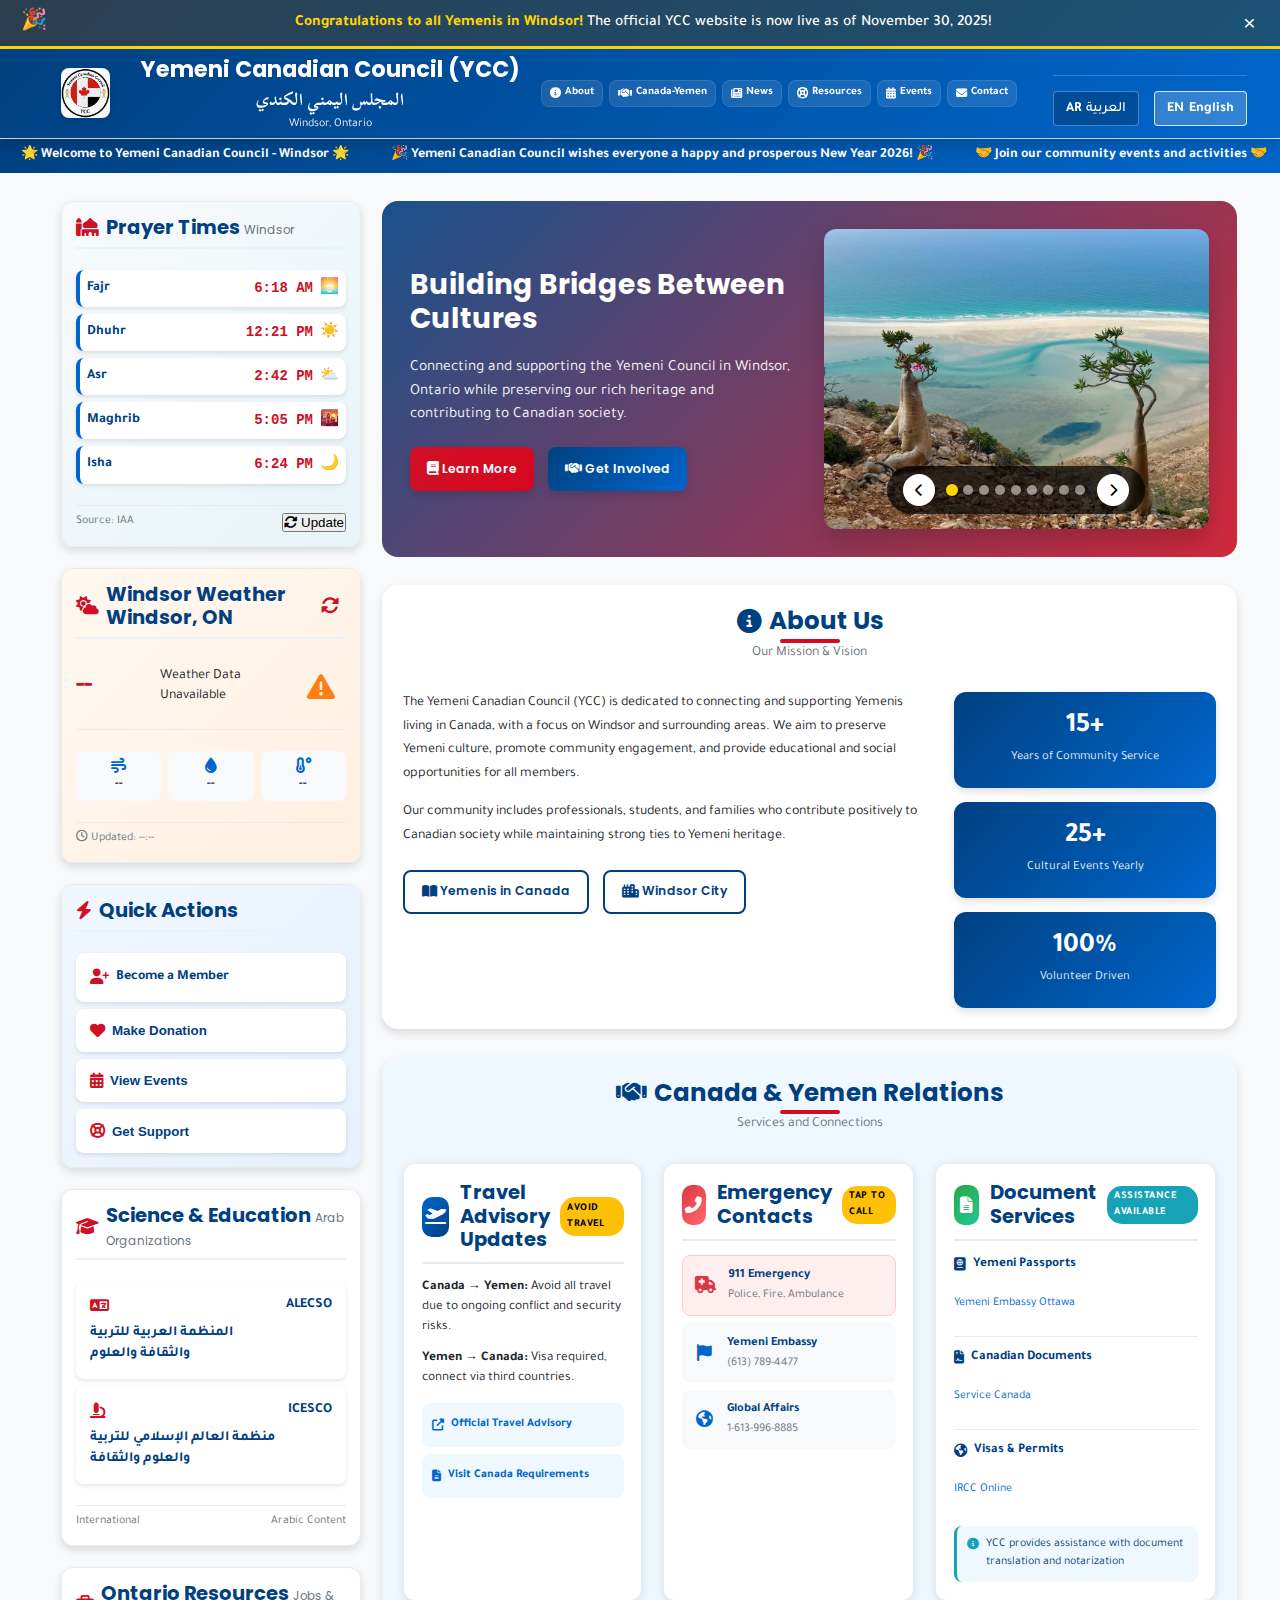
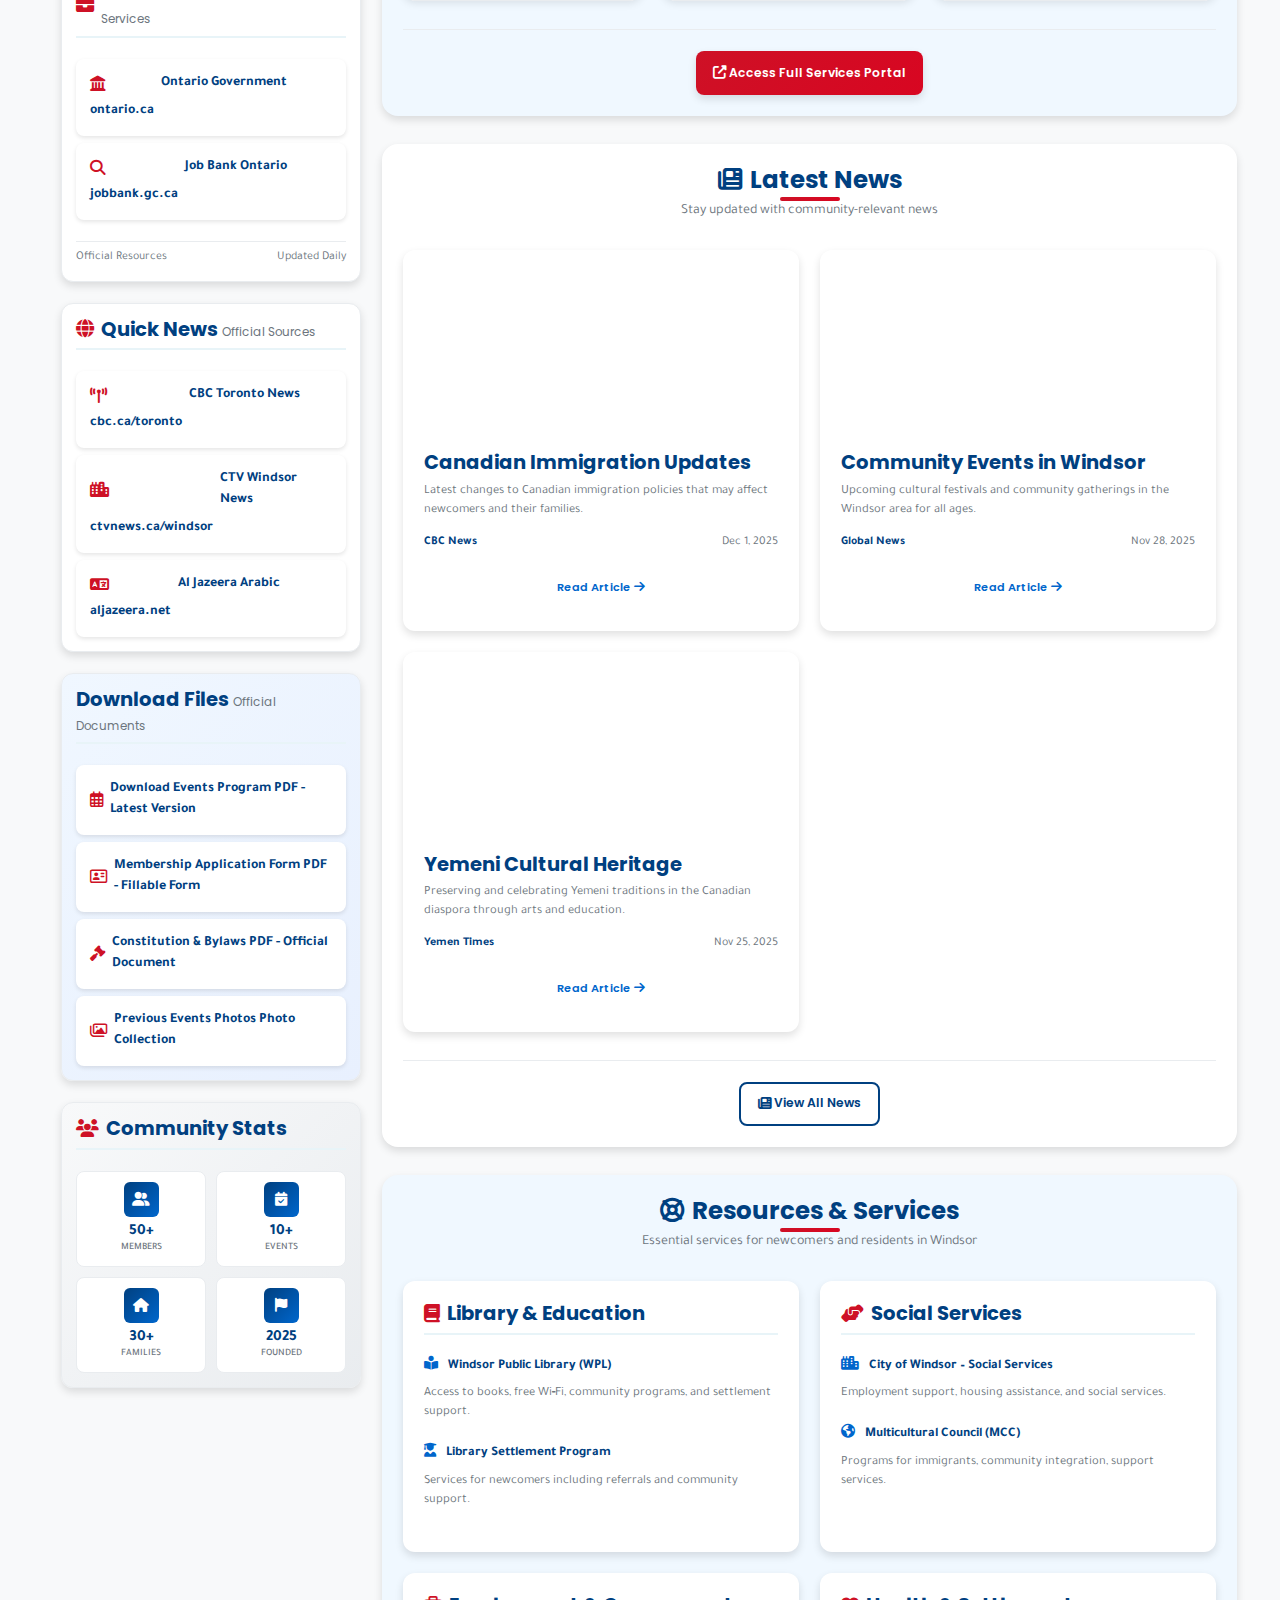
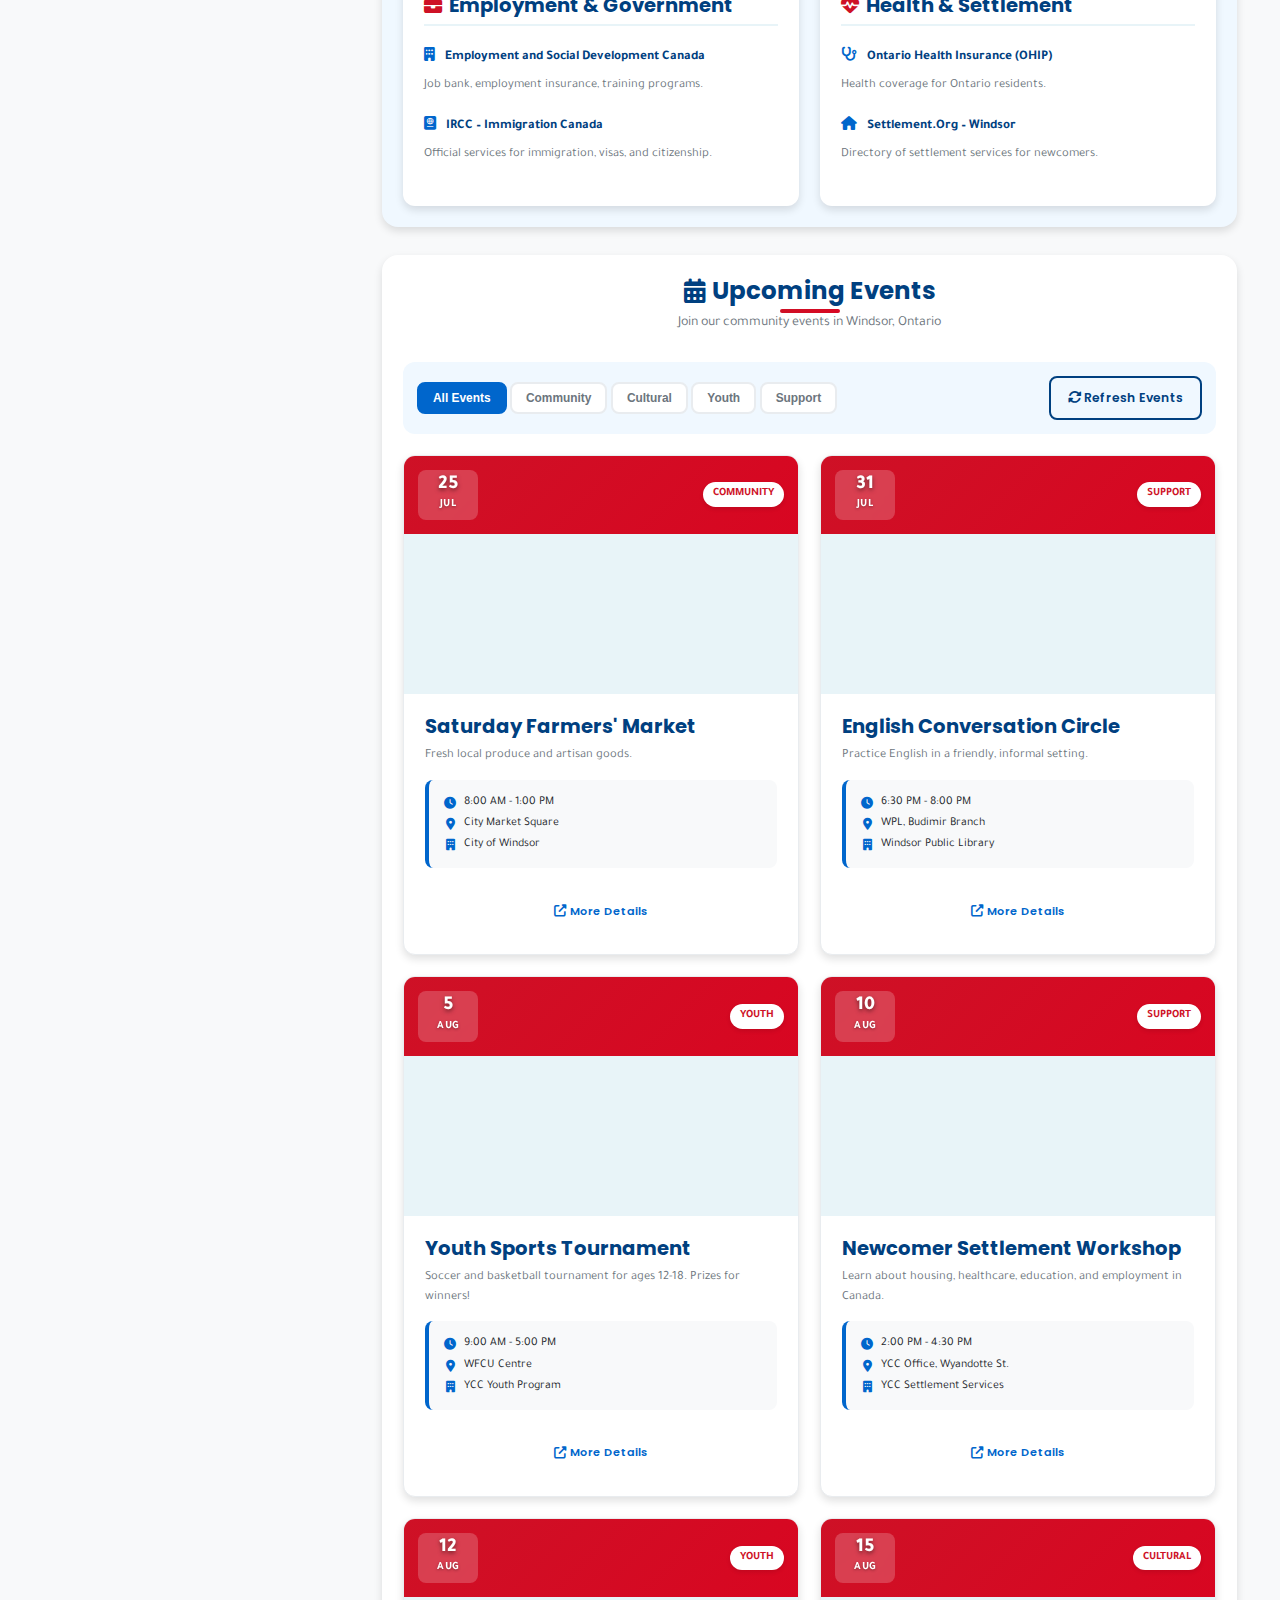
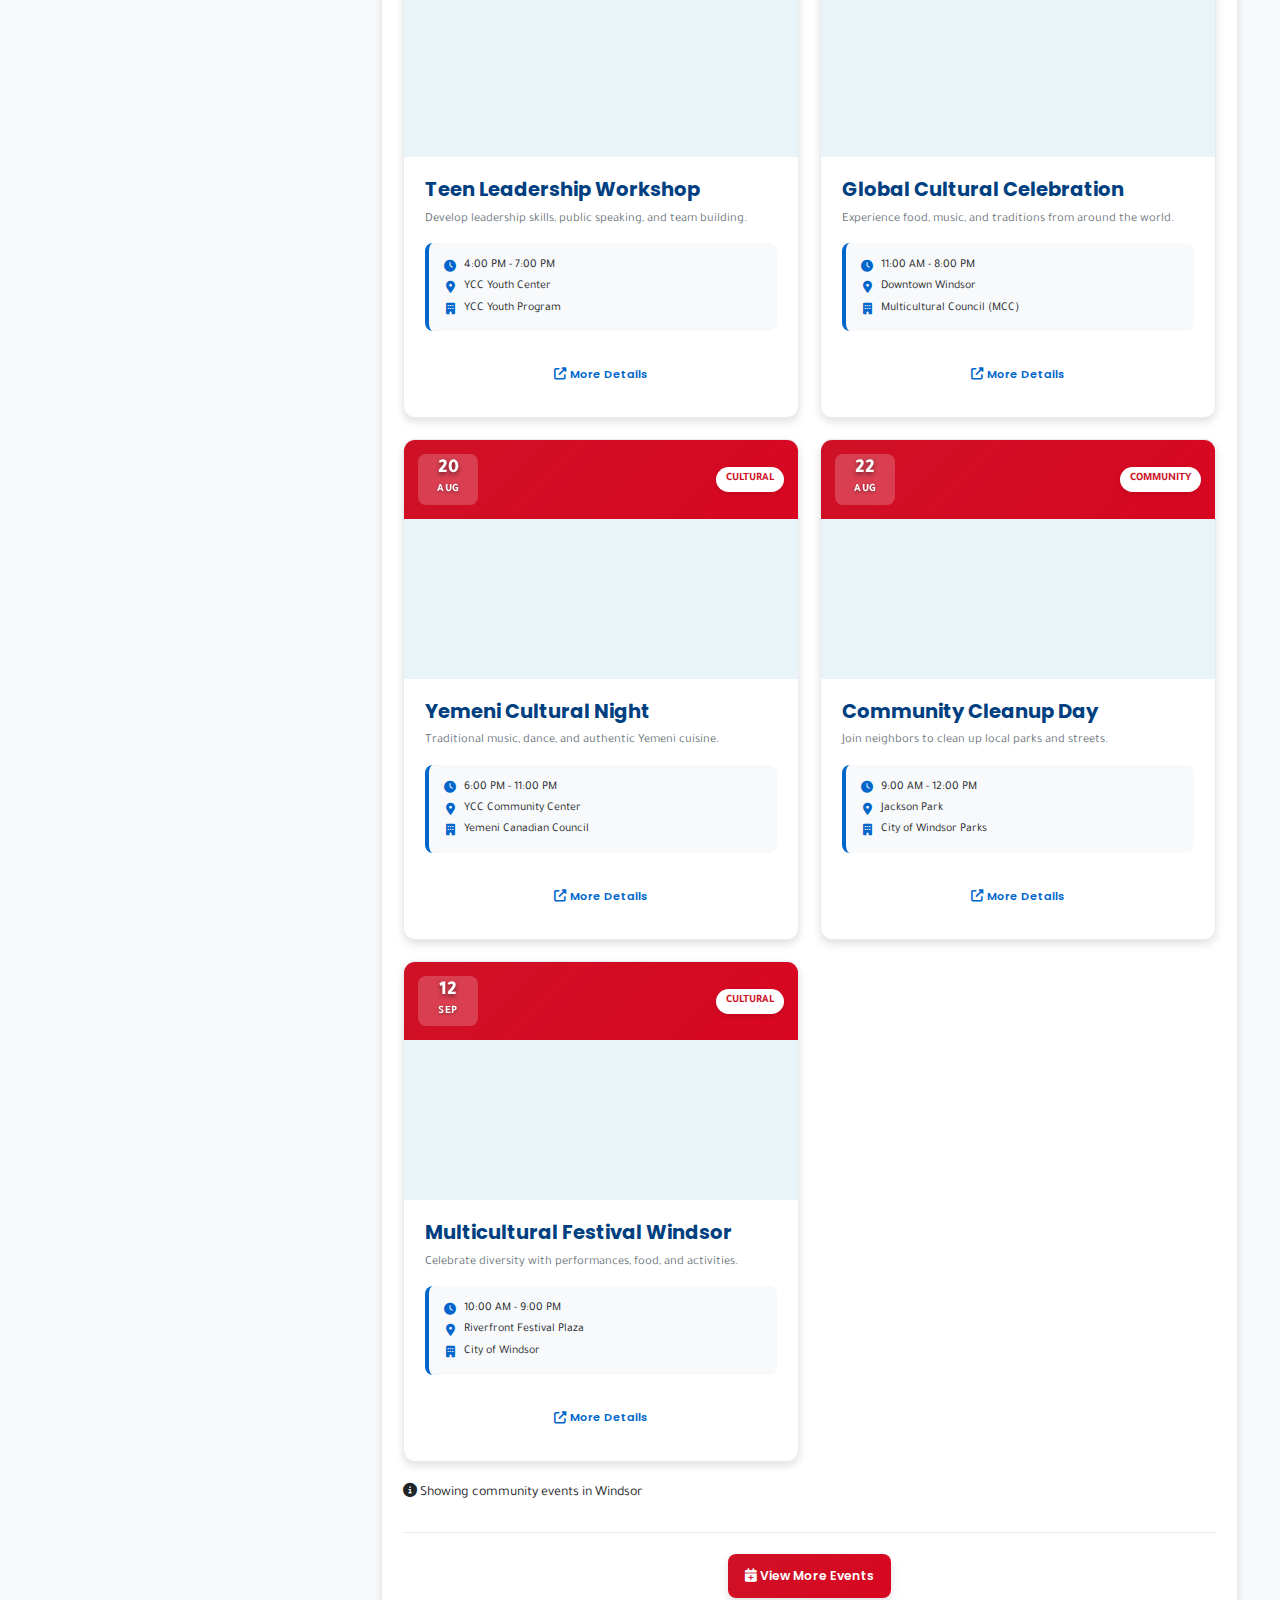
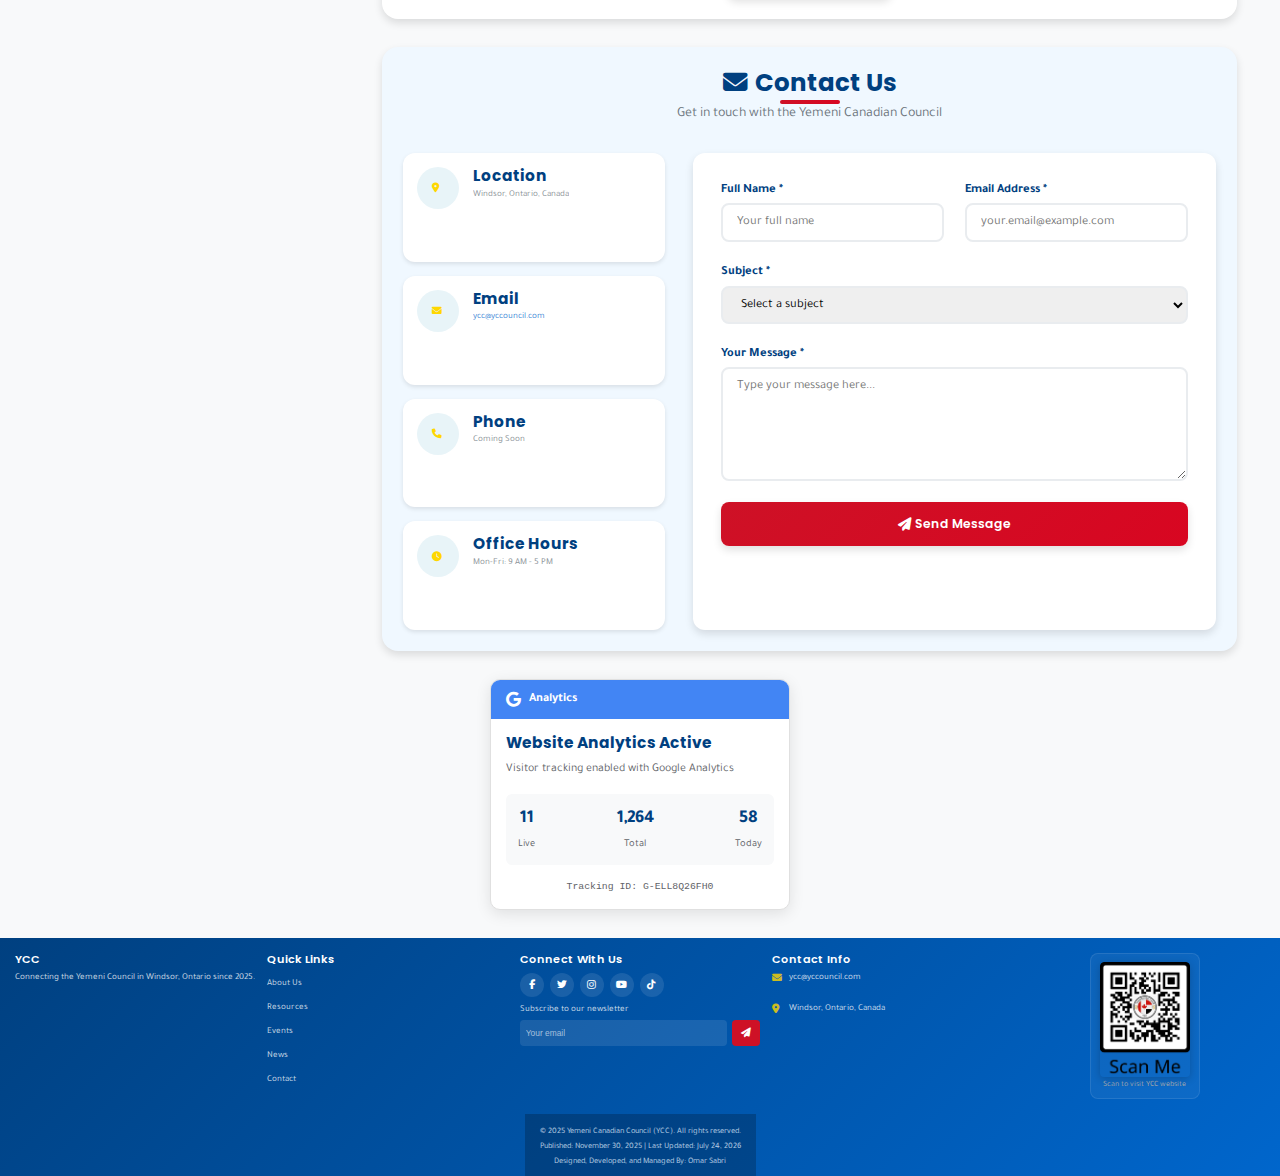
<file: English/Old_index.html>
<!DOCTYPE html>
<html lang="en">
<head>
    <meta charset="UTF-8">
    <meta name="viewport" content="width=device-width, initial-scale=1.0">
    
    <!-- Favicon - Browser tab logo -->
    <link rel="icon" type="image/png" href="logo2.png">
    <link rel="shortcut icon" href="logo2.png">
    <link rel="apple-touch-icon" href="logo2.png">
    
    <title>Yemeni Canadian Council (YCC) - Windsor</title>

    <!-- Google Analytics - REAL Visitor Tracking -->
    <script async src="https://www.googletagmanager.com/gtag/js?id=G-ELL8Q26FH0"></script>
    <script>
        window.dataLayer = window.dataLayer || [];
        function gtag(){dataLayer.push(arguments);}
        gtag('js', new Date());
        gtag('config', 'G-ELL8Q26FH0');
    </script>

    <link rel="stylesheet" href="style.css">
    <link rel="stylesheet" href="https://cdnjs.cloudflare.com/ajax/libs/font-awesome/6.4.0/css/all.min.css">
    <link href="https://fonts.googleapis.com/css2?family=Scheherazade+New:wght@400;700&family=Tajawal:wght@300;400;500;700&display=swap" rel="stylesheet">
    <link href="https://fonts.googleapis.com/css2?family=Poppins:wght@300;400;500;600;700&display=swap" rel="stylesheet">
</head>


<style>
 /* LANGUAGE ROW - Match Arabic exactly */
.language-row {
    margin-top: 15px !important;
    padding-top: 15px !important;
    border-top: 1px solid rgba(255, 255, 255, 0.2) !important;
    width: 100% !important;
    text-align: center !important;
    box-sizing: border-box !important;
}

.language-container {
    display: inline-flex !important;
    gap: 15px !important;
    justify-content: center !important;
    align-items: center !important;
    box-sizing: border-box !important;
}

/* EXACT Arabic button copy */
.lang-switch-btn {
    padding: 6px 12px !important;
    border: 1px solid rgba(255, 255, 255, 0.3) !important;
    background: rgba(0, 0, 0, 0.2) !important;
    color: white !important;
    border-radius: 4px !important;
    font-size: 14px !important;
    font-weight: 500 !important;
    cursor: pointer !important;
    transition: all 0.3s ease !important;
    display: inline-flex !important;
    align-items: center !important;
    justify-content: center !important;
    gap: 5px !important;
    min-width: 60px !important;
    min-height: 35px !important;
    box-sizing: border-box !important;
    font-family: 'Tajawal', sans-serif !important;
    line-height: 1 !important;
    text-decoration: none !important;
}

.lang-switch-btn:hover {
    background: rgba(0, 0, 0, 0.4) !important;
    border-color: rgba(255, 255, 255, 0.6) !important;
    transform: translateY(-1px) !important;
}

.lang-switch-btn.active {
    background: rgba(255, 255, 255, 0.2) !important;
    border-color: rgba(255, 255, 255, 0.8) !important;
    font-weight: 600 !important;
}

.lang-icon {
    font-weight: bold !important;
    font-size: 14px !important;
}

/* Mobile */
@media (max-width: 768px) {
    .language-container {
        gap: 10px !important;
    }
    
    .lang-switch-btn {
        padding: 5px 10px !important;
        font-size: 13px !important;
    }
}





        .lang-switch-btn {
            padding: 6px 12px;
            border: 1px solid rgba(255, 255, 255, 0.3);
            background: rgba(0, 0, 0, 0.2);
            color: white;
            border-radius: 4px;
            font-size: 14px;
            font-weight: 500;
            cursor: pointer;
            transition: all 0.3s ease;
            text-decoration: none;
            display: flex;
            align-items: center;
            gap: 5px;
        }
        
        .lang-switch-btn:hover {
            background: rgba(0, 0, 0, 0.4);
            border-color: rgba(255, 255, 255, 0.6);
            transform: translateY(-1px);
        }
        
        .lang-switch-btn.active {
            background: rgba(255, 255, 255, 0.2);
            border-color: rgba(255, 255, 255, 0.8);
            font-weight: 600;
        }
        
        .lang-switch-btn i {
            font-size: 12px;
        }
        
        /* Mobile responsive adjustments */
        @media (max-width: 768px) {
            .language-switcher-header {
                position: static;
                transform: none;
                margin-left: auto;
                margin-right: 10px;
                order: 2;
            }
            
            .lang-switch-btn {
                padding: 5px 10px;
                font-size: 13px;
            }
        }
        
        @media (max-width: 576px) {
            .language-switcher-header {
                position: absolute;
                top: 10px;
                right: 10px;
                transform: none;
            }
            
            .lang-switch-btn {
                padding: 4px 8px;
                font-size: 12px;
            }
        }
        




    /* Reset header and nav to LTR */
    .main-header,
    .header-container,
    .logo-section,
    .header-titles,
    .main-nav,
    .header-actions,
    .menu-toggle,
    .rotator-controls .rotator-btn {
        direction: ltr !important;
    }
    
    /* ADD THIS - Make sure language switcher is visible */
    .language-switcher-header {
        direction: ltr !important;
        position: absolute !important;
        right: 20px !important;
        top: 50% !important;
        transform: translateY(-50%) !important;
        display: flex !important;
        gap: 8px !important;
        z-index: 1000 !important;
    }
    
    /* Rest of your CSS... */





/* Match Arabic logo size exactly */
    .header-logo {
        display: block !important;
        width: auto !important;
        height: 50px !important;
        margin-right: 15px !important;
    }
    
    .logo-section img.header-logo {
        height: 50px !important;
        width: auto !important;
        max-width: 150px !important;
        object-fit: contain !important;
        display: block !important;
    }
        </style>






<body>
    <!-- YCC Announcement Banner -->
    <div class="ycc-announcement">
        <div class="announcement-content">
            <span class="announcement-icon">🎉</span>
            <span class="announcement-text">
                <strong>Congratulations to all Yemenis in Windsor!</strong> The official YCC website is now live as of November 30, 2025!
            </span>
            <button class="close-announcement" onclick="closeAnnouncement()">×</button>
        </div>
    </div>



<!-- Header -->
<header class="main-header">
    <div class="header-container">
        <div class="logo-section">
            <img src="logo2.png" alt="YCC Logo" class="header-logo">
            <div class="header-titles">
                <h1>Yemeni Canadian Council <span>(YCC)</span></h1>
                <p class="arabic-title">المجلس اليمني الكندي</p>
                <p class="header-subtitle">Windsor, Ontario</p>
            </div>
        </div>

        <!-- Menu Row -->
        <div class="header-row">
            <nav class="main-nav">
                <a href="#about"><i class="fas fa-info-circle"></i> About</a>
                <a href="#canada-yemen"><i class="fas fa-handshake"></i> Canada-Yemen</a>
                <a href="#news"><i class="fas fa-newspaper"></i> News</a>
                <a href="#resources"><i class="fas fa-life-ring"></i> Resources</a>
                <a href="#events"><i class="fas fa-calendar-alt"></i> Events</a>
                <a href="#contact"><i class="fas fa-envelope"></i> Contact</a>
            </nav>
            
            <div class="header-actions">
                <button class="menu-toggle" id="menuToggle">
                    <i class="fas fa-bars"></i>
                </button>
            </div>
        </div>

        <!-- Language Row - SIMPLE VERSION LIKE ARABIC 
        <div class="language-row">
    <div class="language-container">
        <button class="lang-switch-btn active" 
                data-lang="en"
                onclick="window.location.href='index.html'; localStorage.setItem('preferredLang', 'en');">
            <span class="lang-icon">EN</span>
        </button>
        <button class="lang-switch-btn" 
                data-lang="ar"
                onclick="window.location.href='../Arabic/index.html'; localStorage.setItem('preferredLang', 'ar');">
            <span class="lang-icon">AR</span>
        </button>
    </div>
</div>

-->





<!-- Language Switcher - UNIFIED VERSION -->
<!-- Language Switcher - QUICK FIX -->
<div class="language-row">
    <div class="language-container">
        <!-- Arabic Button - Direct link -->
        <a href="../Arabic/index.html" class="lang-switch-btn" data-lang="ar">
            <span class="lang-icon">AR</span>
            <span class="lang-text">العربية</span>
        </a>
        
        <!-- English Button - Direct link to root -->
        <a href="../index.html" class="lang-switch-btn active" data-lang="en">
            <span class="lang-icon">EN</span>
            <span class="lang-text">English</span>
        </a>
    </div>
</div>



</header>



<!-- Your existing content continues below... -->


    <!-- Welcome Marquee -->
    <div class="welcome-bar">
        <div class="marquee-container">
            <div class="marquee-content">
                <span class="marquee-item">🌟 Welcome to Yemeni Canadian Council - Windsor 🌟</span>
                <span class="marquee-item">🎉 Yemeni Canadian Council wishes everyone a happy and prosperous New Year 2026! 🎉</span>
                <span class="marquee-item">🤝 Join our community events and activities 🤝</span>
                <span class="marquee-item">📅 Our successful events happen with your presence and support - Join us for upcoming events - Check the Events section 📅</span>
            </div>
        </div>
    </div>

    <!-- Main Grid Layout -->
    <main class="main-grid-container">
        <!-- Sidebar Grid -->
        <aside class="sidebar-grid">
            <!-- Prayer Times Card -->
            <div class="grid-card prayer-card">
                <div class="card-header">
                    <i class="fas fa-mosque"></i>
                    <h3>Prayer Times <span class="card-subtitle">Windsor</span></h3>
                </div>
                <div class="prayer-grid">
                    <div class="prayer-item">
                        <span class="prayer-name">Fajr</span>
                        <span class="prayer-time" id="sidebar-fajr">6:18 AM</span>
                        <span class="prayer-icon">🌅</span>
                    </div>
                    <div class="prayer-item">
                        <span class="prayer-name">Dhuhr</span>
                        <span class="prayer-time" id="sidebar-dhuhr">12:21 PM</span>
                        <span class="prayer-icon">☀️</span>
                    </div>
                    <div class="prayer-item">
                        <span class="prayer-name">Asr</span>
                        <span class="prayer-time" id="sidebar-asr">2:42 PM</span>
                        <span class="prayer-icon">⛅</span>
                    </div>
                    <div class="prayer-item">
                        <span class="prayer-name">Maghrib</span>
                        <span class="prayer-time" id="sidebar-maghrib">5:05 PM</span>
                        <span class="prayer-icon">🌇</span>
                    </div>
                    <div class="prayer-item">
                        <span class="prayer-name">Isha</span>
                        <span class="prayer-time" id="sidebar-isha">6:24 PM</span>
                        <span class="prayer-icon">🌙</span>
                    </div>
                </div>
                <div class="card-footer">
                    <span class="source-text">Source: IAA</span>
                    <button class="card-action-btn" onclick="updatePrayerTimes()">
                        <i class="fas fa-sync-alt"></i> Update
                    </button>
                </div>
            </div>

            <!-- Windsor Weather Card -->
            <div class="grid-card weather-card" id="windsor-weather-card">
                <div class="card-header">
                    <i class="fas fa-cloud-sun"></i>
                    <h3>Windsor Weather <span class="weather-location">Windsor, ON</span></h3>
                    <button class="weather-refresh-btn" onclick="refreshWindsorWeather()" title="Refresh weather">
                        <i class="fas fa-sync-alt"></i>
                    </button>
                </div>
                
                <!-- Current Weather Display -->
                <div class="weather-main">
                    <div class="weather-temp loading" id="weather-temp">--°C</div>
                    <div class="weather-desc loading" id="weather-desc">Loading Windsor weather...</div>
                    <div class="weather-icon" id="weather-icon">
                        <i class="fas fa-spinner fa-spin"></i>
                    </div>
                </div>
                
                <!-- Weather Details -->
                <div class="weather-details">
                    <div class="weather-item" title="Wind speed and direction">
                        <i class="fas fa-wind"></i>
                        <span class="loading" id="weather-wind">-- km/h</span>
                    </div>
                    <div class="weather-item" title="Humidity level">
                        <i class="fas fa-tint"></i>
                        <span class="loading" id="weather-humidity">--%</span>
                    </div>
                    <div class="weather-item" title="Feels like temperature">
                        <i class="fas fa-temperature-low"></i>
                        <span class="loading" id="weather-feels-like">Feels like --°C</span>
                    </div>
                </div>
                
                <!-- Last Updated & Next Update -->
                <div class="card-footer">
                    <div class="datetime-info">
                        <i class="far fa-clock"></i>
                        <span id="weather-updated">Updated: --:--</span>
                    </div>
                </div>
            </div>

            <!-- Quick Actions Card -->
            <div class="grid-card actions-card">
                <div class="card-header">
                    <i class="fas fa-bolt"></i>
                    <h3>Quick Actions</h3>
                </div>
                <div class="actions-grid">
                    <a href="https://forms.gle/GGt8YYamCJ5oncuRA" target="_blank" class="action-btn membership">
                        <i class="fas fa-user-plus"></i>
                        <span>Become a Member</span>
                    </a>
                    <button class="action-btn donate" onclick="showDonationModal()">
                        <i class="fas fa-heart"></i>
                        <span>Make Donation</span>
                    </button>
                    <button class="action-btn events" onclick="scrollToSection('events')">
                        <i class="fas fa-calendar-alt"></i>
                        <span>View Events</span>
                    </button>
                    <button class="action-btn resources" onclick="scrollToSection('resources')">
                        <i class="fas fa-life-ring"></i>
                        <span>Get Support</span>
                    </button>
                </div>
            </div>

           
                    

        <!-- Science & Education Card -->
        <div class="grid-card education-card">
            <div class="card-header">
                <i class="fas fa-graduation-cap"></i>
                <h3>Science & Education <span class="card-subtitle">Arab Organizations</span></h3>
            </div>
            <div class="actions-grid">
                <a href="https://alecso.org/nsite/ar/" target="_blank" class="action-btn alecso">
                    <i class="fas fa-language"></i>
                    <span>ALECSO</span>
                    <span class="arabic-sub">المنظمة العربية للتربية والثقافة والعلوم</span>
                </a>
                <a href="https://icesco.org/ar/" target="_blank" class="action-btn icesco">
                    <i class="fas fa-microscope"></i>
                    <span>ICESCO</span>
                    <span class="arabic-sub">منظمة العالم الإسلامي للتربية والعلوم والثقافة</span>
                </a>
            </div>
            <div class="card-footer">
                <span class="source-text">International</span>
                <span class="update-text">Arabic Content</span>
            </div>
        </div>







        <!-- Ontario Resources Card -->
        <div class="grid-card resources-card">
            <div class="card-header">
                <i class="fas fa-briefcase"></i>
                <h3>Ontario Resources <span class="card-subtitle">Jobs & Services</span></h3>
            </div>
            <div class="actions-grid">
                <a href="https://www.ontario.ca/page/government-ontario" target="_blank" class="action-btn ontario-gov">
                    <i class="fas fa-landmark"></i>
                    <span>Ontario Government</span>
                    <span class="link-url">ontario.ca</span>
                </a>
                <a href="https://www.jobbank.gc.ca/browsejobs/province/ON" target="_blank" class="action-btn job-search">
                    <i class="fas fa-search"></i>
                    <span>Job Bank Ontario</span>
                    <span class="link-url">jobbank.gc.ca</span>
                </a>
            </div>
            <div class="card-footer">
                <span class="source-text">Official Resources</span>
                <span class="update-text">Updated Daily</span>
            </div>
        </div>


        <!-- News Portals Card -->
        <div class="grid-card news-portal-card">
            <div class="card-header">
                <i class="fas fa-globe"></i>
                <h3>Quick News <span class="card-subtitle">Official Sources</span></h3>
            </div>
           
            <div class="actions-grid">
                <!-- Ontario News -->
                <a href="https://www.cbc.ca/news/canada/toronto" target="_blank" class="action-btn cbc-news">
                    <i class="fas fa-broadcast-tower"></i>
                    <span>CBC Toronto News</span>
                    <span class="link-url">cbc.ca/toronto</span>
                </a>
                
                <!-- Windsor News -->
                <a href="https://windsor.ctvnews.ca/" target="_blank" class="action-btn windsor-news">
                    <i class="fas fa-city"></i>
                    <span>CTV Windsor News</span>
                    <span class="link-url">ctvnews.ca/windsor</span>
                </a>
                
                <!-- Arabic News -->
                <a href="https://www.aljazeera.net/" target="_blank" class="action-btn arabic-news">
                    <i class="fas fa-language"></i>
                    <span>Al Jazeera Arabic</span>
                    <span class="link-url">aljazeera.net</span>
                </a>
                                 
          </div>

        </div>



<!-- Downloads Section - English (LTR) -->
<div class="grid-card actions-card downloads-card">
    <div class="card-header" style="text-align: left;">
        <h3>Download Files <span class="card-subtitle">Official Documents</span></h3>
    </div>
    <div class="actions-grid">
        <!-- Events Program -->
        <a href="/English/downloads/events-en.pdf" download class="action-btn" style="direction: ltr;">
            <i class="far fa-calendar-alt"></i>
            <div class="btn-content" style="text-align: left;">
                <span class="btn-title">Download Events Program</span>
                <span class="btn-subtitle">PDF - Latest Version</span>
            </div>
        </a>
        
        <!-- Membership Form -->
        <a href="/English/downloads/membership-en.pdf" download class="action-btn" style="direction: ltr;">
            <i class="far fa-address-card"></i>
            <div class="btn-content" style="text-align: left;">
                <span class="btn-title">Membership Application Form</span>
                <span class="btn-subtitle">PDF - Fillable Form</span>
            </div>
        </a>
        
        <!-- Constitution -->
        <a href="/English/downloads/constitution-en.pdf" download class="action-btn" style="direction: ltr;">
            <i class="fas fa-gavel"></i>
            <div class="btn-content" style="text-align: left;">
                <span class="btn-title">Constitution & Bylaws</span>
                <span class="btn-subtitle">PDF - Official Document</span>
            </div>
        </a>
        
        <!-- Event Photos -->
        <a href="/English/downloads/event-photos.zip" download class="action-btn" style="direction: ltr;">
            <i class="far fa-images"></i>
            <div class="btn-content" style="text-align: left;">
                <span class="btn-title">Previous Events Photos</span>
                <span class="btn-subtitle"> Photo Collection</span>
            </div>
        </a>
    </div>
</div>


 <!-- Community Stats Card -->
            <div class="grid-card stats-card">
                <div class="card-header">
                    <i class="fas fa-users"></i>
                    <h3>Community Stats</h3>
                </div>
               
                <div class="stats-grid">
                    <div class="stat-item">
                        <div class="stat-icon">
                            <i class="fas fa-user-friends"></i>
                        </div>
                        <div class="stat-content">
                            <div class="stat-number">50+</div>
                            <div class="stat-label">Members</div>
                        </div>
                    </div>
                   
                    <div class="stat-item">
                        <div class="stat-icon">
                            <i class="fas fa-calendar-check"></i>
                        </div>
                        <div class="stat-content">
                            <div class="stat-number">10+</div>
                            <div class="stat-label">Events</div>
                        </div>
                    </div>
                    <div class="stat-item">
                        <div class="stat-icon">
                            <i class="fas fa-home"></i>
                        </div>
                        <div class="stat-content">
                            <div class="stat-number">30+</div>
                            <div class="stat-label">Families</div>
                        </div>
                    </div>
                    <div class="stat-item">
                        <div class="stat-icon">
                            <i class="fas fa-flag"></i>
                        </div>
                        <div class="stat-content">
                            <div class="stat-number">2025</div>
                            <div class="stat-label">Founded</div>
                        </div>
                    </div>
                </div>
            </div>

              

       </aside>



        
        <!-- Main Content Grid -->
        <section class="main-content-grid">
            <!-- Hero Section -->
            <section class="hero-section">
                <div class="hero-grid">
                    <div class="hero-content">
                        <h2 class="hero-title">Building Bridges Between Cultures</h2>
                        <p class="hero-description">Connecting and supporting the Yemeni Council in Windsor, Ontario while preserving our rich heritage and contributing to Canadian society.</p>
                        <div class="hero-buttons">
                            <a href="#about" class="btn btn-primary">
                                <i class="fas fa-book"></i> Learn More
                            </a>
                            <a href="#contact" class="btn btn-secondary">
                                <i class="fas fa-handshake"></i> Get Involved
                            </a>
                        </div>
                    </div>
                    <div class="hero-image-rotator">
                        <div class="rotator-container">
                            <div class="rotator-image active" style="background-image: url('daralhajar.jpg')"></div>
                            <div class="rotator-image" style="background-image: url('Yemen2.jpg')"></div>
                            <div class="rotator-image" style="background-image: url('Yemen3.jpg')"></div>
                            <div class="rotator-image" style="background-image: url('Yemen4.jpg')"></div>
                            <div class="rotator-image" style="background-image: url('Yemen5.jpg')"></div>
                            <div class="rotator-image" style="background-image: url('Yemen6.jpg')"></div>
                            <div class="rotator-image" style="background-image: url('Yemen7.jpg')"></div>
                            <div class="rotator-image" style="background-image: url('Yemen8.jpg')"></div>
                            <div class="rotator-image" style="background-image: url('Yemen9.jpg')"></div>
                        </div>
                        <div class="rotator-controls">
                            <button class="rotator-btn prev-btn"><i class="fas fa-chevron-left"></i></button>
                            <div class="rotator-dots">
                                <span class="dot active"></span>
                                <span class="dot"></span>
                                <span class="dot"></span>
                                <span class="dot"></span>
                                <span class="dot"></span>
                                <span class="dot"></span>
                                <span class="dot"></span>
                                <span class="dot"></span>
                                <span class="dot"></span>
                            </div>
                            <button class="rotator-btn next-btn"><i class="fas fa-chevron-right"></i></button>
                        </div>
                    </div>
                </div>
            </section>

            <!-- About Section -->
            <section id="about" class="content-section">
                <div class="section-header">
                    <h2><i class="fas fa-info-circle"></i> About Us</h2>
                    <p class="section-subtitle">Our Mission & Vision</p>
                </div>
                <div class="about-grid">
                    <div class="about-content">
                        <p>The Yemeni Canadian Council (YCC) is dedicated to connecting and supporting Yemenis living in Canada, with a focus on Windsor and surrounding areas. We aim to preserve Yemeni culture, promote community engagement, and provide educational and social opportunities for all members.</p>
                        <p>Our community includes professionals, students, and families who contribute positively to Canadian society while maintaining strong ties to Yemeni heritage.</p>
                        <div class="about-actions">
                            <a href="https://en.wikipedia.org/wiki/Yemeni_Canadians" target="_blank" class="btn btn-outline">
                                <i class="fas fa-book-open"></i> Yemenis in Canada
                            </a>
                            <a href="https://www.citywindsor.ca" target="_blank" class="btn btn-outline">
                                <i class="fas fa-city"></i> Windsor City
                            </a>
                        </div>
                    </div>
                    <div class="about-stats">
                        <div class="stat-highlight">
                            <div class="highlight-number">15+</div>
                            <div class="highlight-text">Years of Community Service</div>
                        </div>
                        <div class="stat-highlight">
                            <div class="highlight-number">25+</div>
                            <div class="highlight-text">Cultural Events Yearly</div>
                        </div>
                        <div class="stat-highlight">
                            <div class="highlight-number">100%</div>
                            <div class="highlight-text">Volunteer Driven</div>
                        </div>
                    </div>
                </div>
            </section>




          <!-- Canada-Yemen Section - MOBILE OPTIMIZED -->
<section id="canada-yemen" class="content-section bg-alt">
    <div class="section-header">
        <h2><i class="fas fa-handshake"></i> Canada & Yemen Relations</h2>
        <p class="section-subtitle">Services and Connections</p>
    </div>
    
    <div class="services-mobile-grid">
        <!-- Travel Advisory Card -->
        <div class="service-card">
            <div class="service-header">
                <div class="service-icon travel">
                    <i class="fas fa-plane-departure"></i>
                </div>
                <h3>Travel Advisory Updates</h3>
                <span class="service-status status-danger">Avoid Travel</span>
            </div>
            <div class="service-content">
                <p><strong>Canada → Yemen:</strong> Avoid all travel due to ongoing conflict and security risks.</p>
                <p><strong>Yemen → Canada:</strong> Visa required, connect via third countries.</p>
                <div class="service-links">
                    <a href="https://travel.gc.ca/destinations/yemen" target="_blank" class="service-link">
                        <i class="fas fa-external-link-alt"></i> Official Travel Advisory
                    </a>
                    <a href="https://www.canada.ca/en/immigration-refugees-citizenship/services/visit-canada.html" target="_blank" class="service-link">
                        <i class="fas fa-file-alt"></i> Visit Canada Requirements
                    </a>
                </div>
            </div>
        </div>
        
        <!-- Emergency Contacts Card -->
        <div class="service-card">
            <div class="service-header">
                <div class="service-icon emergency">
                    <i class="fas fa-phone-alt"></i>
                </div>
                <h3>Emergency Contacts</h3>
                <span class="service-status status-warning">Tap to Call</span>
            </div>
            <div class="service-content">
                <div class="contact-list-mobile">
                    <a href="tel:911" class="contact-item emergency-call">
                        <i class="fas fa-ambulance"></i>
                        <div>
                            <strong>911 Emergency</strong>
                            <span>Police, Fire, Ambulance</span>
                        </div>
                    </a>
                    <a href="tel:16137894477" class="contact-item">
                        <i class="fas fa-flag"></i>
                        <div>
                            <strong>Yemeni Embassy</strong>
                            <span>(613) 789-4477</span>
                        </div>
                    </a>
                    <a href="tel:16139968885" class="contact-item">
                        <i class="fas fa-globe-americas"></i>
                        <div>
                            <strong>Global Affairs</strong>
                            <span>1-613-996-8885</span>
                        </div>
                    </a>
                </div>
            </div>
        </div>
        
        <!-- Document Services Card -->
        <div class="service-card">
            <div class="service-header">
                <div class="service-icon documents">
                    <i class="fas fa-file-alt"></i>
                </div>
                <h3>Document Services</h3>
                <span class="service-status status-info">Assistance Available</span>
            </div>
            <div class="service-content">
                <div class="doc-services-list">
                    <div class="doc-service">
                        <strong><i class="fas fa-passport"></i> Yemeni Passports</strong>
                        <a href="https://www.yemenembassy.ca/eng/" target="_blank">Yemeni Embassy Ottawa</a>
                    </div>
                    <div class="doc-service">
                        <strong><i class="fas fa-file-contract"></i> Canadian Documents</strong>
                        <a href="https://www.canada.ca/en/immigration-refugees-citizenship/services/canadian-passports.html" target="_blank">Service Canada</a>
                    </div>
                    <div class="doc-service">
                        <strong><i class="fas fa-globe-americas"></i> Visas & Permits</strong>
                        <a href="https://www.canada.ca/en/immigration-refugees-citizenship/services/visit-canada.html" target="_blank">IRCC Online</a>
                    </div>
                </div>
                <div class="service-note">
                    <i class="fas fa-info-circle"></i> YCC provides assistance with document translation and notarization
                </div>
            </div>
        </div>
    </div>
    
    <div class="section-footer">
        <a href="https://www.international.gc.ca/country-pays/yemen/index.aspx?lang=eng" target="_blank" class="btn btn-primary">
            <i class="fas fa-external-link-alt"></i> Access Full Services Portal
        </a>
    </div>
</section>




            <!-- News Section -->
            <section id="news" class="content-section">
                <div class="section-header">
                    <h2><i class="fas fa-newspaper"></i> Latest News</h2>
                    <p class="section-subtitle">Stay updated with community-relevant news</p>
                </div>
                <div class="news-grid">
                    <div class="news-card">
                        <div class="news-image" style="background-image: url('https://images.unsplash.com/photo-1583324113626-70df0f4deaab?ixlib=rb-4.0.3&auto=format&fit=crop&w=600&q=80')"></div>
                        <div class="news-tag">Immigration</div>
                        <div class="news-content">
                            <h3>Canadian Immigration Updates</h3>
                            <p>Latest changes to Canadian immigration policies that may affect newcomers and their families.</p>
                            <div class="news-meta">
                                <span class="news-source">CBC News</span>
                                <span class="news-date">Dec 1, 2025</span>
                            </div>
                            <a href="https://www.cicnews.com" target="_blank" class="btn btn-small">
                                Read Article <i class="fas fa-arrow-right"></i>
                            </a>
                        </div>
                    </div>
                    
                    <div class="news-card">
    <div class="news-image" style="background-image: url('https://images.unsplash.com/photo-1540575467063-178a50c2df87?w=600&h=400&fit=crop&q=80')"></div>
    <div class="news-tag">Community</div>
    <div class="news-content">
        <h3>Community Events in Windsor</h3>
        <p>Upcoming cultural festivals and community gatherings in the Windsor area for all ages.</p>
        <div class="news-meta">
            <span class="news-source">Global News</span>
            <span class="news-date">Nov 28, 2025</span>
        </div>
        <a href="https://globalnews.ca/tag/windsor/" target="_blank" class="btn btn-small">
            Read Article <i class="fas fa-arrow-right"></i>
        </a>
    </div>
</div>
                    
                    <div class="news-card">
                        <div class="news-image" style="background-image: url('https://images.unsplash.com/photo-1518837695005-2083093ee35b?ixlib=rb-4.0.3&auto=format&fit=crop&w=600&q=80')"></div>
                        <div class="news-tag">Culture</div>
                        <div class="news-content">
                            <h3>Yemeni Cultural Heritage</h3>
                            <p>Preserving and celebrating Yemeni traditions in the Canadian diaspora through arts and education.</p>
                            <div class="news-meta">
                                <span class="news-source">Yemen Times</span>
                                <span class="news-date">Nov 25, 2025</span>
                            </div>
                            <a href="https://www.yementimes.com" target="_blank" class="btn btn-small">
                                Read Article <i class="fas fa-arrow-right"></i>
                            </a>
                        </div>
                    </div>
                </div>
                <div class="section-footer">
                    <a href="https://www.cbc.ca/news/canada/windsor" target="_blank" class="btn btn-outline">
                        <i class="fas fa-newspaper"></i> View All News
                    </a>
                </div>
            </section>

            <!-- Resources Section -->
            <section id="resources" class="content-section bg-alt">
                <div class="section-header">
                    <h2><i class="fas fa-life-ring"></i> Resources & Services</h2>
                    <p class="section-subtitle">Essential services for newcomers and residents in Windsor</p>
                </div>
                <div class="resources-grid">
                    <div class="resource-category">
                        <div class="category-header">
                            <i class="fas fa-book"></i>
                            <h3>Library & Education</h3>
                        </div>
                        <ul class="resource-list">
                            <li>
                                <i class="fas fa-book-reader"></i>
                                <a href="https://windsorpubliclibrary.com" target="_blank">Windsor Public Library (WPL)</a>
                                <p>Access to books, free Wi‑Fi, community programs, and settlement support.</p>
                            </li>
                            <li>
                                <i class="fas fa-user-graduate"></i>
                                <a href="https://windsorpubliclibrary.com/library-settlement-program/" target="_blank">Library Settlement Program</a>
                                <p>Services for newcomers including referrals and community support.</p>
                            </li>
                        </ul>
                    </div>
                    
                    <div class="resource-category">
                        <div class="category-header">
                            <i class="fas fa-hands-helping"></i>
                            <h3>Social Services</h3>
                        </div>
                        <ul class="resource-list">
                            <li>
                                <i class="fas fa-city"></i>
                                <a href="https://www.citywindsor.ca/residents/social-services" target="_blank">City of Windsor – Social Services</a>
                                <p>Employment support, housing assistance, and social services.</p>
                            </li>
                            <li>
                                <i class="fas fa-globe-americas"></i>
                                <a href="https://www.themcc.com" target="_blank">Multicultural Council (MCC)</a>
                                <p>Programs for immigrants, community integration, support services.</p>
                            </li>
                        </ul>
                    </div>
                    
                    <div class="resource-category">
                        <div class="category-header">
                            <i class="fas fa-briefcase"></i>
                            <h3>Employment & Government</h3>
                        </div>
                        <ul class="resource-list">
                            <li>
                                <i class="fas fa-building"></i>
                                <a href="https://www.canada.ca/en/employment-social-development.html" target="_blank">Employment and Social Development Canada</a>
                                <p>Job bank, employment insurance, training programs.</p>
                            </li>
                            <li>
                                <i class="fas fa-passport"></i>
                                <a href="https://www.canada.ca/en/immigration-refugees-citizenship.html" target="_blank">IRCC – Immigration Canada</a>
                                <p>Official services for immigration, visas, and citizenship.</p>
                            </li>
                        </ul>
                    </div>
                    
                    <div class="resource-category">
                        <div class="category-header">
                            <i class="fas fa-heartbeat"></i>
                            <h3>Health & Settlement</h3>
                        </div>
                        <ul class="resource-list">
                            <li>
                                <i class="fas fa-stethoscope"></i>
                                <a href="https://www.ontario.ca/page/health-cards" target="_blank">Ontario Health Insurance (OHIP)</a>
                                <p>Health coverage for Ontario residents.</p>
                            </li>
                            <li>
                                <i class="fas fa-home"></i>
                                <a href="https://services.settlement.org/en/windsor/settlement-services/" target="_blank">Settlement.Org – Windsor</a>
                                <p>Directory of settlement services for newcomers.</p>
                            </li>
                        </ul>
                    </div>
                </div>
            </section>






            <!-- Events Section -->
            <section id="events" class="content-section">
                <div class="section-header">
                    <h2><i class="fas fa-calendar-alt"></i> Upcoming Events</h2>
                    <p class="section-subtitle">Join our community events in Windsor, Ontario</p>
                </div>
                
                <!-- Events Filter Controls -->
                <div class="events-controls">
                    <div class="filter-buttons">
                        <button class="filter-btn active" data-filter="all">All Events</button>
                        <button class="filter-btn" data-filter="community">Community</button>
                        <button class="filter-btn" data-filter="cultural">Cultural</button>
                        <button class="filter-btn" data-filter="youth">Youth</button>
                        <button class="filter-btn" data-filter="support">Support</button>
                    </div>
                    <div class="events-actions">
                        <button class="btn btn-outline" id="refreshEvents">
                            <i class="fas fa-sync-alt"></i> Refresh Events
                        </button>
                    </div>
                </div>
                
                <!-- Events Grid Container -->
                <div class="events-grid" id="events-container">
                    <!-- Events will be loaded dynamically -->
                    <div class="loading-events">
                        <i class="fas fa-spinner fa-spin"></i>
                        <p>Loading upcoming events...</p>
                    </div>
                </div>
                
                <!-- Events Status -->
                <div class="events-status" id="events-status">
                    <p><i class="fas fa-info-circle"></i> Showing community events in Windsor</p>
                </div>
                
                <div class="section-footer">
                    <a href="https://www.eventbrite.ca/d/canada--windsor/events/" target="_blank" class="btn btn-primary">
                        <i class="fas fa-calendar-plus"></i> View More Events
                    </a>
                </div>
            </section>

            <!-- Contact Section -->
            <section id="contact" class="content-section bg-alt">
                <div class="section-header">
                    <h2><i class="fas fa-envelope"></i> Contact Us</h2>
                    <p class="section-subtitle">Get in touch with the Yemeni Canadian Council</p>
                </div>
                <div class="contact-grid">
                    <div class="contact-info">
                        <div class="info-card">
                            <div class="info-icon">
                                <i class="fas fa-map-marker-alt"></i>
                            </div>
                            <div class="info-content">
                                <h4>Location</h4>
                                <p>Windsor, Ontario, Canada</p>
                            </div>
                        </div>
                        <div class="info-card">
                            <div class="info-icon">
                                <i class="fas fa-envelope"></i>
                            </div>
                            <div class="info-content">
                                <h4>Email</h4>
                                <p><a href="mailto:ycc@yccouncil.com">ycc@yccouncil.com</a></p>
                            </div>
                        </div>
                        <div class="info-card">
                            <div class="info-icon">
                                <i class="fas fa-phone"></i>
                            </div>
                            <div class="info-content">
                                <h4>Phone</h4>
                                <p>Coming Soon</p>
                            </div>
                        </div>
                        <div class="info-card">
                            <div class="info-icon">
                                <i class="fas fa-clock"></i>
                            </div>
                            <div class="info-content">
                                <h4>Office Hours</h4>
                                <p>Mon-Fri: 9 AM - 5 PM</p>
                            </div>
                        </div>
                    </div>
                    
                    <div class="contact-form-container">
                        <form id="contactForm" action="https://formspree.io/f/mblvoqaq" method="POST">
                            <div class="form-grid">
                                <div class="form-group">
                                    <label for="name">Full Name *</label>
                                    <input type="text" name="name" id="name" required placeholder="Your full name">
                                </div>
                                <div class="form-group">
                                    <label for="email">Email Address *</label>
                                    <input type="email" name="email" id="email" required placeholder="your.email@example.com">
                                </div>
                                <div class="form-group full-width">
                                    <label for="subject">Subject *</label>
                                    <select name="subject" id="subject" required>
                                        <option value="">Select a subject</option>
                                        <option value="general">General Inquiry</option>
                                        <option value="membership">Membership</option>
                                        <option value="events">Events</option>
                                        <option value="volunteer">Volunteering</option>
                                        <option value="support">Support Needed</option>
                                        <option value="other">Other</option>
                                    </select>
                                </div>
                                <div class="form-group full-width">
                                    <label for="message">Your Message *</label>
                                    <textarea name="message" id="message" rows="6" required placeholder="Type your message here..."></textarea>
                                </div>
                            </div>
                            <button type="submit" class="btn btn-primary submit-btn">
                                <i class="fas fa-paper-plane"></i> Send Message
                            </button>
                        </form>
                        <p id="formResponse" class="form-response"></p>
                    </div>
                </div>
            </section>
        </section>
    </main>


    
<!-- Google Analytics Powered Counter -->
<div class="ga-counter">
    <div class="ga-badge">
        <i class="fab fa-google"></i>
        <span>Analytics</span>
    </div>
    <div class="ga-content">
        <h4>Website Analytics Active</h4>
        <p>Visitor tracking enabled with Google Analytics</p>
        <div class="ga-stats">
            <div class="ga-stat">
                <span class="ga-number" id="gaLive">--</span>
                <span class="ga-label">Live</span>
            </div>
            <div class="ga-stat">
                <span class="ga-number" id="gaTotal">--</span>
                <span class="ga-label">Total</span>
            </div>
            <div class="ga-stat">
                <span class="ga-number" id="gaToday">--</span>
                <span class="ga-label">Today</span>
            </div>
        </div>
        <small>Tracking ID: G-ELL8Q26FH0</small>
    </div>
</div>



    
    
        <!-- Footer -->
    <footer class="main-footer">
        <div class="footer-grid">
            <div class="footer-col logo-col">
                <h3>YCC</h3>
                <p class="footer-description">Connecting the Yemeni Council in Windsor, Ontario since 2025.</p>
            </div>
            
            <div class="footer-col links-col">
                <h4>Quick Links</h4>
                <ul class="footer-links">
                    <li><a href="#about">About Us</a></li>
                    <li><a href="#resources">Resources</a></li>
                    <li><a href="#events">Events</a></li>
                    <li><a href="#news">News</a></li>
                    <li><a href="#contact">Contact</a></li>
                </ul>
            </div>
            
            <div class="footer-col social-col">
                <h4>Connect With Us</h4>
                <div class="social-icons">
                    <a href="https://www.facebook.com/Yccouncil.ycc/" class="social-icon facebook" title="Facebook" target="_blank" rel="noopener noreferrer">
                        <i class="fab fa-facebook-f"></i>
                    </a>
                    <a href="https://x.com/YCCcouncil" class="social-icon twitter" title="Twitter" target="_blank" rel="noopener noreferrer">
                        <i class="fab fa-twitter"></i>
                    </a>
                    <a href="https://www.instagram.com/yccouncil.ycc/" class="social-icon instagram" title="Instagram" target="_blank" rel="noopener noreferrer">
                        <i class="fab fa-instagram"></i>
                    </a>
                    <a href="https://www.youtube.com/@yccouncil" class="social-icon youtube" title="YouTube" target="_blank" rel="noopener noreferrer">
                        <i class="fab fa-youtube"></i>
                    </a>
                    <a href="https://www.tiktok.com/@yccouncilycc" class="social-icon tiktok" title="TikTok" target="_blank" rel="noopener noreferrer">
                        <i class="fab fa-tiktok"></i>
                    </a>
                </div>
                <div class="newsletter">
                    <p>Subscribe to our newsletter</p>
                    <div class="newsletter-form">
                        <input type="email" placeholder="Your email">
                        <button type="submit">
                            <i class="fas fa-paper-plane"></i>
                        </button>
                    </div>
                </div>
            </div>
            
            <div class="footer-col contact-col">
                <h4>Contact Info</h4>
                <div class="contact-info">
                    <p><i class="fas fa-envelope"></i> <a href="mailto:ycc@yccouncil.com">ycc@yccouncil.com</a></p>
                    <p><i class="fas fa-map-marker-alt"></i> Windsor, Ontario, Canada</p>
                </div>
            </div>
            
            <!-- Add this new barcode column -->
            <div class="footer-col barcode-col">
                <div class="barcode-container">
                    <img src="barcode.png" alt="YCC Barcode" class="footer-barcode">
                    <p class="barcode-label">Scan to visit YCC website</p>
                </div>
            </div>
        </div>
        
        
        
        
        
        
        
    <div class="footer-bottom" style="margin: 0 auto; text-align: center; padding: 20px 0; width: fit-content;">
    <p style="margin: 5px 0;">&copy; 2025 Yemeni Canadian Council (YCC). All rights reserved.</p>
    <p style="margin: 5px 0;">Published: November 30, 2025 | Last Updated: <span id="currentDate"></span></p>
    <p style="margin: 5px 0;">Designed, Developed, and Managed By: Omar Sabri</p>
</div>    
        
        </div>
    </footer>





    <!-- Donation Modal -->
    <div id="donationModal" class="modal">
        <div class="modal-content">
            <div class="modal-header">
                <h3><i class="fas fa-heart"></i> Support Our Community</h3>
                <button class="modal-close" onclick="closeDonationModal()">×</button>
            </div>
            <div class="modal-body">
                <p>Your donation helps us support the Yemeni Council in Windsor through cultural events, educational programs, and community services.</p>
                <div class="donation-options">
                    <button class="donation-option">$25</button>
                    <button class="donation-option">$50</button>
                    <button class="donation-option">$100</button>
                    <button class="donation-option">$250</button>
                    <button class="donation-option">Other</button>
                </div>
                <div class="donation-form">
                    <input type="number" placeholder="Enter custom amount ($)">
                    <button class="btn btn-primary">Donate Now</button>
                </div>
            </div>
        </div>
    </div>





    <script>
// Mobile Menu Toggle
document.addEventListener('DOMContentLoaded', function() {
    const menuToggle = document.querySelector('.menu-toggle');
    const mainNav = document.querySelector('.main-nav');
    const body = document.body;
    
    if (menuToggle && mainNav) {
        // Create hamburger icon bars
        menuToggle.innerHTML = `
            <span class="bar"></span>
            <span class="bar"></span>
            <span class="bar"></span>
        `;
        
        // Toggle menu on click
        menuToggle.addEventListener('click', function(e) {
            e.stopPropagation();
            mainNav.classList.toggle('active');
            menuToggle.classList.toggle('active');
            body.classList.toggle('menu-open');
            
            // Prevent scrolling when menu is open
            if (mainNav.classList.contains('active')) {
                body.style.overflow = 'hidden';
            } else {
                body.style.overflow = '';
            }
        });
        
        // Close menu when clicking outside
        document.addEventListener('click', function(e) {
            if (!mainNav.contains(e.target) && !menuToggle.contains(e.target)) {
                mainNav.classList.remove('active');
                menuToggle.classList.remove('active');
                body.classList.remove('menu-open');
                body.style.overflow = '';
            }
        });
        
        // Close menu when clicking on a link
        mainNav.querySelectorAll('a').forEach(link => {
            link.addEventListener('click', function() {
                mainNav.classList.remove('active');
                menuToggle.classList.remove('active');
                body.classList.remove('menu-open');
                body.style.overflow = '';
            });
        });
        
        // Close menu on ESC key
        document.addEventListener('keydown', function(e) {
            if (e.key === 'Escape') {
                mainNav.classList.remove('active');
                menuToggle.classList.remove('active');
                body.classList.remove('menu-open');
                body.style.overflow = '';
            }
        });
    }
    
    // Adjust menu for window resize
    function adjustMenuForScreen() {
        if (window.innerWidth > 992) {
            // Desktop - always show menu
            if (mainNav) mainNav.style.display = 'flex';
            if (menuToggle) menuToggle.style.display = 'none';
            body.style.overflow = '';
        } else {
            // Mobile - hide menu by default, show toggle button
            if (mainNav) mainNav.style.display = 'none';
            if (menuToggle) menuToggle.style.display = 'block';
        }
    }
    
    // Run on load and resize
    window.addEventListener('load', adjustMenuForScreen);
    window.addEventListener('resize', adjustMenuForScreen);
    adjustMenuForScreen();
});
</script>

    
    <script src="script.js"></script>





    <script>
    function setActiveLanguageButton() {
        const isArabic = window.location.href.includes('/Arabic/');
        const buttons = document.querySelectorAll('.lang-switch-btn');
        
        buttons.forEach(btn => {
            const lang = btn.getAttribute('data-lang');
            if (lang) {
                if ((lang === 'ar' && isArabic) || (lang === 'en' && !isArabic)) {
                    btn.classList.add('active');
                } else {
                    btn.classList.remove('active');
                }
            }
        });
    }

    // Make sure Arabic button also updates localStorage
    document.addEventListener('DOMContentLoaded', function() {
        setActiveLanguageButton();
        
        // Add click handler for Arabic button
        document.querySelector('[data-lang="ar"]').addEventListener('click', function(e) {
            localStorage.setItem('preferredLang', 'ar');
        });
        
        // Add click handler for English button  
        document.querySelector('[data-lang="en"]').addEventListener('click', function(e) {
            localStorage.setItem('preferredLang', 'en');
        });
    });
</script>


    </body>
</html>
</file>
<file: Arabic/style.css>
/* ============================================
   YEMENI CANADIAN COUNCIL - MODERN STYLESHEET
   Professional Grid Layout with Enhanced Design
   ============================================ */

/* ============================================
   CSS CUSTOM PROPERTIES (COLOR SCHEME)
   ============================================ */
:root {
    /* Primary Colors - Yemen Flag Inspired */
    --primary-red: #CE1126;
    --primary-black: #000000;
    --primary-white: #FFFFFF;
    
    /* Canadian Maple Leaf Red */
    --canada-red: #D80621;
    
    /* Modern Color Palette */
    --blue-dark: #004080;
    --blue-medium: #0066CC;
    --blue-light: #E8F4F8;
    --blue-pale: #F0F8FF;
    
    /* Neutral Colors */
    --gray-dark: #212529;
    --gray-medium: #6C757D;
    --gray-light: #E9ECEF;
    --gray-pale: #F8F9FA;
    
    /* Accent Colors */
    --accent-gold: #FFD700;
    --accent-teal: #20C997;
    --accent-purple: #6F42C1;
    --accent-orange: #FD7E14;
    
    /* Status Colors */
    --success: #28A745;
    --warning: #FFC107;
    --danger: #DC3545;
    --info: #17A2B8;
    
    /* Gradients */
    --gradient-primary: linear-gradient(135deg, var(--blue-dark), var(--blue-medium));
    --gradient-red: linear-gradient(135deg, var(--primary-red), var(--canada-red));
    --gradient-gold: linear-gradient(135deg, #FFD700, #FFA500);
    --gradient-dark: linear-gradient(135deg, #2C3E50, #1A5276);
    
    /* Typography */
    --font-heading: 'Poppins', sans-serif;
    --font-body: 'Tajawal', sans-serif;
    --font-arabic: 'Scheherazade New', serif;
    
    /* Spacing - REDUCED SIZES */
    --space-xs: 0.25rem; /* Was 0.5rem */
    --space-sm: 0.5rem;  /* Was 1rem */
    --space-md: 1rem;    /* Was 1.5rem */
    --space-lg: 1.5rem;  /* Was 2rem */
    --space-xl: 2rem;    /* Was 3rem */
    --space-xxl: 3rem;   /* Was 4rem */
    
    /* Border Radius */
    --radius-sm: 4px;
    --radius-md: 8px;
    --radius-lg: 12px;
    --radius-xl: 16px;
    --radius-round: 50%;
    
    /* Shadows */
    --shadow-sm: 0 2px 4px rgba(0, 0, 0, 0.1);
    --shadow-md: 0 4px 8px rgba(0, 0, 0, 0.12);
    --shadow-lg: 0 8px 16px rgba(0, 0, 0, 0.15);
    --shadow-xl: 0 12px 24px rgba(0, 0, 0, 0.18);
    
    /* Transitions */
    --transition-fast: 0.2s ease;
    --transition-normal: 0.3s ease;
    --transition-slow: 0.5s ease;
    
    /* Z-index layers */
    --z-dropdown: 1000;
    --z-sticky: 1020;
    --z-fixed: 1030;
    --z-modal-backdrop: 1040;
    --z-modal: 1050;
    --z-popover: 1060;
    --z-tooltip: 1070;
}

/* ============================================
   CSS RESET & BASE STYLES
   ============================================ */
*, *::before, *::after {
    margin: 0;
    padding: 0;
    box-sizing: border-box;
}

html {
    scroll-behavior: smooth;
    font-size: 14px !important; /* REDUCED FROM 16px */
    -webkit-text-size-adjust: 100%;
    -moz-text-size-adjust: 100%;
    text-size-adjust: 100%;
    overflow-x: hidden;
    width: 100%;
    max-width: 100vw;
}

body {
    font-family: var(--font-body);
    color: var(--gray-dark);
    background-color: var(--gray-pale);
    line-height: 1.5 !important;
    overflow-x: hidden;
    -webkit-font-smoothing: antialiased;
    -moz-osx-font-smoothing: grayscale;
    width: 100%;
}

/* ============================================
   TEXT OVERFLOW FIXES FOR ALL ELEMENTS
   ============================================ */
.text-truncate {
    white-space: nowrap;
    overflow: hidden;
    text-overflow: ellipsis;
}

.text-wrap-balance {
    text-wrap: balance;
}

/* For Arabic text */
[lang="ar"], .arabic-title {
    word-break: keep-all;
    overflow-wrap: break-word;
    hyphens: manual;
}

/* ============================================
   TYPOGRAPHY - REDUCED SIZES
   ============================================ */
h1, h2, h3, h4, h5, h6 {
    font-family: var(--font-heading);
    font-weight: 700;
    line-height: 1.2 !important;
    margin-bottom: var(--space-md);
    color: var(--blue-dark);
}

h1 {
    font-size: 2rem !important; /* WAS 2.5rem */
    color: var(--primary-white);
}

h2 {
    font-size: 1.75rem !important; /* WAS 2rem */
    position: relative;
    padding-bottom: var(--space-sm);
}

h2:after {
    content: '';
    position: absolute;
    bottom: 0;
    left: 0;
    width: 60px;
    height: 4px;
    background: var(--gradient-red);
    border-radius: var(--radius-sm);
}

h3 {
    font-size: 1.4rem !important; /* WAS 1.5rem */
}

h4 {
    font-size: 1.1rem !important; /* WAS 1.25rem */
}

p {
    margin-bottom: var(--space-md);
}

a {
    color: var(--blue-medium);
    text-decoration: none;
    transition: color var(--transition-fast);
}

a:hover {
    color: var(--primary-red);
}

/* ============================================
   BUTTONS - REDUCED SIZES
   ============================================ */
.btn {
    display: inline-flex;
    align-items: center;
    justify-content: center;
    gap: var(--space-xs);
    padding: 0.6rem 1.2rem !important; /* WAS 12px 24px */
    font-family: var(--font-heading);
    font-weight: 600;
    font-size: 0.875rem !important; /* WAS 1rem */
    border: none;
    border-radius: var(--radius-md);
    cursor: pointer;
    transition: all var(--transition-normal);
    text-align: center;
    white-space: nowrap;
    user-select: none;
    position: relative;
    overflow: hidden;
    min-height: 44px; /* Touch-friendly */
}

.btn i {
    font-size: 1.1em;
}

.btn:active {
    transform: translateY(1px);
}

.btn-primary {
    background: var(--gradient-red);
    color: var(--primary-white);
    box-shadow: var(--shadow-md);
}

.btn-primary:hover {
    background: linear-gradient(135deg, var(--canada-red), var(--primary-red));
    color: var(--primary-white);
    transform: translateY(-2px);
    box-shadow: var(--shadow-lg);
}

.btn-secondary {
    background: var(--gradient-primary);
    color: var(--primary-white);
    box-shadow: var(--shadow-md);
}

.btn-secondary:hover {
    background: linear-gradient(135deg, var(--blue-medium), var(--blue-dark));
    color: var(--primary-white);
    transform: translateY(-2px);
    box-shadow: var(--shadow-lg);
}

.btn-outline {
    background: transparent;
    color: var(--blue-dark);
    border: 2px solid var(--blue-dark);
}

.btn-outline:hover {
    background: var(--blue-dark);
    color: var(--primary-white);
    transform: translateY(-2px);
    box-shadow: var(--shadow-md);
}

.btn-small {
    padding: 0.4rem 0.8rem !important; /* WAS 8px 16px */
    font-size: 0.8rem !important; /* WAS 0.9rem */
}

/* ============================================
   ANNOUNCEMENT BANNER
   ============================================ */
.ycc-announcement {
    background: var(--gradient-dark);
    color: var(--primary-white);
    padding: var(--space-sm) 0;
    text-align: center;
    position: relative;
    border-bottom: 3px solid var(--accent-gold);
    box-shadow: var(--shadow-md);
    z-index: var(--z-sticky);
}

.announcement-content {
    max-width: 1400px;
    margin: 0 auto;
    padding: 0 var(--space-lg);
    display: flex;
    align-items: center;
    justify-content: center;
    gap: var(--space-md);
    position: relative;
}

.announcement-icon {
    font-size: 1.5rem;
    animation: bounce 2s infinite;
}

.announcement-text {
    font-size: 1.1rem;
    font-weight: 500;
    flex: 1;
}

.announcement-text strong {
    color: var(--accent-gold);
    font-weight: 700;
}

.close-announcement {
    background: none;
    border: none;
    color: var(--primary-white);
    font-size: 1.5rem;
    cursor: pointer;
    padding: 0 var(--space-xs);
    transition: color var(--transition-fast);
    line-height: 1;
}

.close-announcement:hover {
    color: var(--accent-gold);
}

@keyframes bounce {
    0%, 100% { transform: translateY(0); }
    50% { transform: translateY(-5px); }
}

/* ============================================
   HEADER - WITH MOBILE FIXES
   ============================================ */
.main-header {
    background: var(--gradient-primary);
    color: var(--primary-white);
    padding: var(--space-sm) 0;
    position: sticky;
    top: 0;
    z-index: var(--z-fixed);
    box-shadow: var(--shadow-lg);
    backdrop-filter: blur(10px);
    background-color: rgba(0, 64, 128, 0.95);
    min-height: auto;
}

.header-container {
    max-width: 1200px; /* REDUCED FROM 1400px */
    margin: 0 auto;
    padding: 0 var(--space-lg);
    display: flex;
    align-items: center;
    justify-content: space-between;
    gap: var(--space-lg);
    width: 100%;
    box-sizing: border-box;
}

.logo-section {
    display: flex;
    align-items: center;
    gap: 15px;
    flex-shrink: 0;
    min-width: 0;
}

.header-logo {
    width: 70px; /* WAS 80px */
    height: 70px; /* WAS 80px */
    border-radius: var(--radius-md);
    object-fit: contain;
    filter: drop-shadow(var(--shadow-sm));
    flex-shrink: 0;
}

.header-titles {
    display: flex;
    flex-direction: column;
    min-width: 0;
    flex: 1;
    word-break: break-word;
    overflow-wrap: anywhere;
}

.header-titles h1 {
    font-size: 1.6rem !important; /* WAS 1.8rem */
    color: white;
    margin: 0 0 4px 0;
    font-weight: 700;
    line-height: 1.2;
    white-space: normal;
}

.arabic-title {
    font-size: 1.2rem !important; /* WAS 1.4rem */
    color: white;
    font-family: 'Scheherazade New', serif;
    font-weight: 700;
    line-height: 1.3;
    direction: rtl;
    text-align: center;
    margin: 3px 0;
    white-space: normal;
    word-break: keep-all;
    overflow-wrap: break-word;
}

.header-subtitle {
    font-size: 0.85rem; /* WAS 0.9rem */
    color: white;
    opacity: 0.9;
    line-height: 1.2;
    text-align: center;
    width: 100%;
    margin: 3px 0 0 0;
}

/* MAIN NAV - FIXED FOR MOBILE */
.main-nav {
    display: flex;
    gap: 6px; /* WAS 8px */
    margin-left: auto;
    margin-right: 15px;
}

.main-nav a {
    color: var(--primary-white);
    text-decoration: none;
    font-weight: 600;
    font-size: 0.8rem !important; /* WAS 0.85rem */
    padding: 4px 8px !important; /* WAS 6px 12px */
    border-radius: var(--radius-md);
    transition: all var(--transition-fast);
    display: flex;
    align-items: center;
    gap: 4px;
    background: rgba(255, 255, 255, 0.1);
    border: 1px solid rgba(255, 255, 255, 0.1);
    white-space: nowrap;
}

.main-nav a:hover {
    color: var(--accent-gold);
    background: rgba(255, 255, 255, 0.15);
    transform: translateY(-2px);
    box-shadow: var(--shadow-sm);
}

.main-nav a.active {
    color: var(--accent-gold);
    background: rgba(255, 255, 255, 0.2);
    border-bottom: 2px solid var(--accent-gold);
}

/* MENU TOGGLE BUTTON - FIXED */
.menu-toggle {
    display: none;
    background: none;
    border: none;
    color: var(--primary-white);
    font-size: 1.3rem;
    cursor: pointer;
    padding: 5px;
    align-self: center;
    z-index: var(--z-fixed);
    position: relative;
}

/* ============================================
   WELCOME MARQUEE
   ============================================ */
.welcome-bar {
    width: 100%;
    background: var(--gradient-primary);
    color: var(--primary-white);
    padding: var(--space-sm) 0;
    overflow: hidden;
    position: relative;
}

.marquee-container {
    width: 100%;
    overflow: hidden;
    position: relative;
}

.marquee-content {
    display: inline-flex;
    animation: marquee 30s linear infinite;
    white-space: nowrap;
    padding-right: 100%;
}

.marquee-item {
    display: inline-flex;
    align-items: center;
    gap: var(--space-md);
    padding: 0 var(--space-lg);
    font-weight: 600;
    font-size: 1rem;
}

@keyframes marquee {
    0% {
        transform: translateX(100%);
    }
    100% {
        transform: translateX(-100%);
    }
}

.welcome-bar:hover .marquee-content {
    animation-play-state: paused;
}

/* ============================================
   MAIN GRID LAYOUT
   ============================================ */
.main-grid-container {
    max-width: 1200px; /* REDUCED FROM 1400px */
    margin: var(--space-xl) auto;
    padding: 0 var(--space-lg);
    display: grid;
    grid-template-columns: 300px 1fr; /* WAS 350px 1fr */
    gap: 1.5rem; /* REDUCED FROM var(--space-xl) */
    min-height: calc(100vh - 250px);
}

/* ============================================
   SIDEBAR GRID
   ============================================ */











   


.sidebar-grid {
    display: grid;
    grid-template-columns: 1fr;
    gap: var(--space-lg);
    align-content: start;
    position: sticky;
    top: var(--space-xl);
    height: fit-content;
}

.grid-card {
    background: var(--primary-white);
    border-radius: var(--radius-lg);
    box-shadow: var(--shadow-md);
    padding: 1rem !important; /* REDUCED FROM var(--space-lg) */
    border: 1px solid var(--gray-light);
    transition: all var(--transition-normal);
    overflow: hidden;
}

.grid-card:hover {
    transform: translateY(-4px);
    box-shadow: var(--shadow-lg);
}

.card-header {
    display: flex;
    align-items: center;
    gap: var(--space-sm);
    margin-bottom: var(--space-lg);
    padding-bottom: var(--space-sm);
    border-bottom: 2px solid var(--blue-light);
}

.card-header i {
    color: var(--primary-red);
    font-size: 1.3rem; /* WAS 1.5rem */
}

.card-header h3 {
    margin: 0;
    font-size: 1.2rem; /* WAS 1.3rem */
    flex: 1;
}

.card-subtitle {
    font-size: 0.85rem; /* WAS 0.9rem */
    color: var(--gray-medium);
    font-weight: 400;
}

.card-footer {
    display: flex;
    justify-content: space-between;
    align-items: center;
    margin-top: var(--space-lg);
    padding-top: var(--space-sm);
    border-top: 1px solid var(--gray-light);
    font-size: 0.85rem; /* WAS 0.9rem */
    color: var(--gray-medium);
}

/* Prayer Card */
.prayer-card {
    background: linear-gradient(135deg, #f8fafc, #e8f4f8);
}

.prayer-grid {
    display: grid;
    grid-template-columns: 1fr;
    gap: var(--space-sm);
}

.prayer-item {
    display: grid;
    grid-template-columns: 1fr auto auto;
    align-items: center;
    gap: var(--space-sm);
    padding: var(--space-sm);
    background: var(--primary-white);
    border-radius: var(--radius-md);
    border-left: 4px solid var(--blue-medium);
    box-shadow: var(--shadow-sm);
}

.prayer-name {
    font-weight: 600;
    color: var(--blue-dark);
}

.prayer-time {
    font-weight: 700;
    color: var(--primary-red);
    font-family: monospace;
    font-size: 1rem !important; /* WAS 1.2rem */
}

.prayer-icon {
    font-size: 1.1rem; /* WAS 1.2rem */
}

/* Weather Card */
.weather-card {
    background: linear-gradient(135deg, #fff8f0, #fff0e0);
}

.weather-refresh-btn {
    background: none;
    border: none;
    color: var(--blue-medium);
    cursor: pointer;
    padding: 4px 8px;
    border-radius: var(--radius-sm);
    transition: all 0.3s ease;
    margin-left: auto;
    font-size: 0.85rem; /* WAS 0.9rem */
    width: 32px;
    height: 32px;
    display: flex;
    align-items: center;
    justify-content: center;
}

.weather-refresh-btn:hover {
    color: var(--primary-red);
    transform: rotate(90deg);
    background: rgba(255, 255, 255, 0.1);
}

.weather-main {
    display: grid;
    grid-template-columns: auto 1fr auto;
    align-items: center;
    gap: var(--space-md);
    margin-bottom: var(--space-lg);
    padding-bottom: var(--space-md);
    border-bottom: 1px solid var(--gray-light);
    min-height: 70px; /* WAS 80px */
}

.weather-temp {
    font-size: 2rem !important; /* WAS 2.5rem */
    font-weight: 700;
    color: var(--primary-red);
    line-height: 1;
    min-width: 70px; /* WAS 80px */
}

.weather-desc {
    font-size: 1rem; /* WAS 1.1rem */
    color: var(--gray-dark);
    text-transform: capitalize;
    line-height: 1.4;
}

.weather-icon {
    font-size: 2rem; /* WAS 2.5rem */
    color: var(--accent-orange);
    width: 50px; /* WAS 60px */
    height: 50px; /* WAS 60px */
    display: flex;
    align-items: center;
    justify-content: center;
}

.weather-details {
    display: grid;
    grid-template-columns: repeat(3, 1fr);
    gap: var(--space-sm);
    margin-bottom: var(--space-md);
}

.weather-item {
    display: flex;
    flex-direction: column;
    align-items: center;
    text-align: center;
    padding: var(--space-sm);
    background: var(--gray-pale);
    border-radius: var(--radius-md);
    transition: all var(--transition-fast);
    cursor: help;
    position: relative;
}

.weather-item:hover {
    background: var(--blue-pale);
    transform: translateY(-2px);
}

.weather-item i {
    font-size: 1.1rem; /* WAS 1.2rem */
    color: var(--blue-medium);
    margin-bottom: var(--space-xs);
}

.weather-item span {
    font-size: 0.85rem; /* WAS 0.9rem */
    font-weight: 600;
    color: var(--gray-dark);
}

/* Loading states */
.weather-temp.loading,
.weather-desc.loading,
.weather-details span.loading {
    color: transparent !important;
    background: linear-gradient(90deg, #f0f0f0 25%, #e0e0e0 50%, #f0f0f0 75%) !important;
    background-size: 200% 100% !important;
    animation: loading 1.5s infinite !important;
    border-radius: var(--radius-sm) !important;
    min-height: 1.2em !important;
    display: inline-block !important;
}

@keyframes loading {
    0% { background-position: 200% 0; }
    100% { background-position: -200% 0; }
}

@keyframes spin {
    0% { transform: rotate(0deg); }
    100% { transform: rotate(360deg); }
}

/* Actions Card */
.actions-card {
    background: linear-gradient(135deg, #f0f7ff, #e8f0fe);
}

.actions-grid {
    display: grid;
    grid-template-columns: 1fr;
    gap: var(--space-sm);
}

.action-btn {
    display: grid;
    grid-template-columns: auto 1fr;
    align-items: center;
    gap: var(--space-sm);
    padding: var(--space-md);
    border: none;
    border-radius: var(--radius-md);
    background: var(--primary-white);
    color: var(--blue-dark);
    font-weight: 600;
    cursor: pointer;
    transition: all var(--transition-fast);
    text-align: left;
    box-shadow: var(--shadow-sm);
}

.action-btn i {
    font-size: 1.1rem; /* WAS 1.2rem */
    color: var(--primary-red);
}

.action-btn:hover {
    transform: translateX(4px);
    box-shadow: var(--shadow-md);
}

/* Stats Card */
.stats-card {
    background: linear-gradient(135deg, #f8f9fa, #e9ecef);
}





.stats-grid {
    display: grid;
    grid-template-columns: repeat(2, 1fr);
    gap: 10px; /* WAS 12px */
}

.stat-item {
    background: var(--primary-white);
    border-radius: 8px; /* WAS 10px */
    padding: 10px; /* WAS 12px */
    text-align: center;
    transition: all 0.3s ease;
    border: 1px solid var(--gray-light);
    display: flex;
    flex-direction: column;
    align-items: center;
    justify-content: center;
}

.stat-icon {
    width: 35px; /* WAS 40px */
    height: 35px; /* WAS 40px */
    border-radius: 6px; /* WAS 8px */
    background: linear-gradient(135deg, var(--blue-dark), var(--blue-medium));
    display: flex;
    align-items: center;
    justify-content: center;
    margin: 0 auto 6px; /* WAS 8px */
}

.stat-icon i {
    font-size: 14px; /* WAS 16px */
    color: white;
}

.stat-number {
    font-size: 1.1rem !important; /* WAS 22px */
    font-weight: 700;
    color: var(--blue-dark);
    line-height: 1.2;
}

.stat-label {
    font-size: 0.7rem !important; /* WAS 12px */
    color: var(--gray-medium);
    font-weight: 500;
    text-transform: uppercase;
}

/* ============================================
   MAIN CONTENT GRID
   ============================================ */
.main-content-grid {
    display: grid;
    grid-template-columns: 1fr;
    gap: var(--space-xl);
}

/* ============================================
   HERO SECTION
   ============================================ */
.hero-section {
    background: linear-gradient(135deg, rgba(0, 64, 128, 0.9), rgba(206, 17, 38, 0.9));
    border-radius: var(--radius-xl);
    overflow: hidden;
    color: var(--primary-white);
    position: relative;
    min-height: 350px; /* WAS 400px */
    display: flex;
    align-items: center;
}

.hero-grid {
    display: grid;
    grid-template-columns: 1fr 1fr;
    gap: var(--space-xl);
    align-items: center;
    padding: var(--space-xl);
    position: relative;
    z-index: 2;
}

.hero-content {
    max-width: 550px; /* WAS 600px */
}

.hero-title {
    font-size: 2rem !important; /* WAS 2.5rem */
    color: var(--primary-white);
    margin-bottom: var(--space-md);
}

.hero-title:after {
    display: none;
}

.hero-description {
    font-size: 1.1rem; /* WAS 1.2rem */
    margin-bottom: var(--space-lg);
    opacity: 0.95;
}

.hero-buttons {
    display: flex;
    gap: var(--space-md);
    margin-top: var(--space-lg);
}

.hero-image-rotator {
    position: relative;
    height: 300px; /* WAS 350px */
    border-radius: var(--radius-lg);
    overflow: hidden;
    box-shadow: var(--shadow-xl);
}

.rotator-container {
    position: relative;
    width: 100%;
    height: 100%;
}

.rotator-image {
    position: absolute;
    top: 0;
    left: 0;
    width: 100%;
    height: 100%;
    background-size: cover;
    background-position: center;
    background-repeat: no-repeat;
    opacity: 0;
    transition: opacity 1s ease-in-out;
    z-index: 1;
}

.rotator-image.active {
    opacity: 1;
    z-index: 2;
}

.rotator-controls {
    position: absolute;
    bottom: 15px; /* WAS 20px */
    left: 50%;
    transform: translateX(-50%);
    display: flex;
    align-items: center;
    gap: 12px; /* WAS 15px */
    background: rgba(0, 0, 0, 0.7);
    padding: 8px 16px; /* WAS 10px 20px */
    border-radius: 25px; /* WAS 30px */
    z-index: 10;
}

.rotator-btn {
    background: white;
    color: #000;
    border: none;
    width: 32px; /* WAS 36px */
    height: 32px; /* WAS 36px */
    border-radius: 50%;
    cursor: pointer;
    display: flex;
    align-items: center;
    justify-content: center;
    transition: all 0.3s ease;
}

.rotator-btn:hover {
    background: var(--accent-gold);
    transform: scale(1.1);
}

.rotator-dots {
    display: flex;
    gap: 6px; /* WAS 8px */
}

.dot {
    width: 10px; /* WAS 12px */
    height: 10px; /* WAS 12px */
    border-radius: 50%;
    background: rgba(255, 255, 255, 0.5);
    cursor: pointer;
    transition: all 0.3s ease;
}

.dot.active {
    background: var(--accent-gold);
    transform: scale(1.2);
}

/* ============================================
   CONTENT SECTIONS
   ============================================ */
.content-section {
    background: var(--primary-white);
    border-radius: var(--radius-xl);
    padding: 1.5rem !important; /* REDUCED FROM var(--space-xl) */
    box-shadow: var(--shadow-md);
}

.bg-alt {
    background: var(--blue-pale);
}

.section-header {
    text-align: center;
    margin-bottom: var(--space-xl);
}

.section-header h2 {
    display: flex;
    align-items: center;
    justify-content: center;
    gap: var(--space-sm);
}

.section-header h2:after {
    left: 50%;
    transform: translateX(-50%);
}

.section-subtitle {
    color: var(--gray-medium);
    font-size: 1rem; /* WAS 1.1rem */
    margin-top: calc(-1 * var(--space-md));
}

.section-footer {
    text-align: center;
    margin-top: var(--space-xl);
    padding-top: var(--space-lg);
    border-top: 1px solid var(--gray-light);
}

/* ============================================
   ABOUT SECTION
   ============================================ */
.about-grid {
    display: grid;
    grid-template-columns: 2fr 1fr;
    gap: var(--space-xl);
    align-items: start;
}

.about-content {
    font-size: 1rem; /* WAS 1.1rem */
    line-height: 1.7; /* WAS 1.8 */
}

.about-actions {
    display: flex;
    gap: var(--space-md);
    margin-top: var(--space-lg);
}

.about-stats {
    display: grid;
    grid-template-columns: 1fr;
    gap: var(--space-md);
}

.stat-highlight {
    background: var(--gradient-primary);
    color: var(--primary-white);
    padding: var(--space-lg);
    border-radius: var(--radius-lg);
    text-align: center;
    box-shadow: var(--shadow-md);
}

.highlight-number {
    font-size: 2rem; /* WAS 2.5rem */
    font-weight: 700;
    line-height: 1;
    margin-bottom: var(--space-sm);
}

.highlight-text {
    font-size: 0.9rem; /* WAS 1rem */
    opacity: 0.9;
}

/* ============================================
   CANADA-YEMEN SECTION
   ============================================ */
.canada-yemen-grid {
    display: grid;
    grid-template-columns: repeat(2, 1fr);
    gap: var(--space-xl);
    align-items: center;
}

.cy-image {
    position: relative;
    border-radius: var(--radius-lg);
    overflow: hidden;
    box-shadow: var(--shadow-lg);
}

.cy-image img {
    width: 100%;
    height: 220px; /* WAS 250px */
    object-fit: cover;
    display: block;
    transition: transform var(--transition-slow);
}

.cy-image:hover img {
    transform: scale(1.05);
}

.image-caption {
    position: absolute;
    bottom: 0;
    left: 0;
    right: 0;
    background: rgba(0, 0, 0, 0.8);
    color: var(--primary-white);
    padding: var(--space-sm);
    text-align: center;
    font-weight: 600;
    font-size: 0.9rem; /* ADDED */
}

.cy-content {
    grid-column: span 2;
    text-align: center;
}

.cy-content h3 {
    margin-bottom: var(--space-md);
}

.cy-features {
    display: grid;
    grid-template-columns: repeat(3, 1fr);
    gap: var(--space-md);
    margin: var(--space-xl) 0;
}

.feature {
    display: flex;
    flex-direction: column;
    align-items: center;
    gap: var(--space-sm);
    padding: var(--space-md);
    background: var(--primary-white);
    border-radius: var(--radius-md);
    box-shadow: var(--shadow-sm);
    transition: all var(--transition-fast);
}

.feature:hover {
    transform: translateY(-4px);
    box-shadow: var(--shadow-md);
}

.feature i {
    font-size: 1.7rem; /* WAS 2rem */
    color: var(--primary-red);
}

/* ============================================
   NEWS SECTION
   ============================================ */
.news-grid {
    display: grid;
    grid-template-columns: repeat(auto-fit, minmax(320px, 1fr)); /* WAS 350px */
    gap: var(--space-lg);
}

.news-card {
    background: var(--primary-white);
    border-radius: var(--radius-lg);
    overflow: hidden;
    box-shadow: var(--shadow-md);
    transition: all var(--transition-normal);
    display: flex;
    flex-direction: column;
}

.news-card:hover {
    transform: translateY(-8px);
    box-shadow: var(--shadow-xl);
}

.news-image {
    height: 180px; /* WAS 200px */
    background-size: cover;
    background-position: center;
    position: relative;
}

.news-tag {
    position: absolute;
    top: var(--space-sm);
    left: var(--space-sm);
    background: var(--primary-red);
    color: var(--primary-white);
    padding: 3px 10px; /* WAS 4px 12px */
    border-radius: var(--radius-round);
    font-size: 0.8rem; /* WAS 0.85rem */
    font-weight: 600;
}

.news-content {
    padding: var(--space-lg);
    flex: 1;
    display: flex;
    flex-direction: column;
}

.news-content h3 {
    margin-bottom: var(--space-sm);
    font-size: 1.2rem; /* WAS 1.3rem */
}

.news-content p {
    flex: 1;
    margin-bottom: var(--space-md);
    color: var(--gray-medium);
    font-size: 0.9rem; /* ADDED */
}

.news-meta {
    display: flex;
    justify-content: space-between;
    align-items: center;
    margin-bottom: var(--space-md);
    font-size: 0.85rem; /* WAS 0.9rem */
    color: var(--gray-medium);
}

.news-source {
    font-weight: 600;
    color: var(--blue-dark);
}

.news-date {
    color: var(--gray-medium);
}

/* ============================================
   RESOURCES SECTION
   ============================================ */
.resources-grid {
    display: grid;
    grid-template-columns: repeat(auto-fit, minmax(280px, 1fr)); /* WAS 300px */
    gap: var(--space-lg);
}

.resource-category {
    background: var(--primary-white);
    border-radius: var(--radius-lg);
    padding: var(--space-lg);
    box-shadow: var(--shadow-md);
    transition: all var(--transition-normal);
}

.resource-category:hover {
    transform: translateY(-4px);
    box-shadow: var(--shadow-lg);
}

.category-header {
    display: flex;
    align-items: center;
    gap: var(--space-sm);
    margin-bottom: var(--space-lg);
    padding-bottom: var(--space-sm);
    border-bottom: 2px solid var(--blue-light);
}

.category-header i {
    font-size: 1.3rem; /* WAS 1.5rem */
    color: var(--primary-red);
}

.category-header h3 {
    margin: 0;
    font-size: 1.2rem; /* WAS 1.3rem */
}

.resource-list {
    list-style: none;
    padding: 0;
    margin: 0;
}

.resource-list li {
    margin-bottom: var(--space-lg);
    padding-left: 0;
}

.resource-list i {
    color: var(--blue-medium);
    margin-right: var(--space-sm);
    font-size: 1rem; /* WAS 1.1rem */
}

.resource-list a {
    font-weight: 600;
    color: var(--blue-dark);
    display: inline-block;
    margin-bottom: 4px;
    font-size: 0.95rem; /* ADDED */
}

.resource-list p {
    font-size: 0.9rem; /* WAS 0.95rem */
    color: var(--gray-medium);
    margin: 4px 0 0 0;
}

/* ============================================
   EVENTS SECTION
   ============================================ */
.events-controls {
    display: flex;
    justify-content: space-between;
    align-items: center;
    margin-bottom: var(--space-lg);
    padding: var(--space-md);
    background: var(--blue-pale);
    border-radius: var(--radius-lg);
    flex-wrap: wrap;
    gap: var(--space-md);
}

.filter-buttons {
    display: flex;
    gap: var(--space-xs);
    flex-wrap: wrap;
}

.filter-btn {
    padding: 7px 14px; /* WAS 8px 16px */
    background: var(--primary-white);
    border: 2px solid var(--gray-light);
    border-radius: var(--radius-md);
    font-weight: 600;
    font-size: 0.85rem; /* WAS 0.9rem */
    color: var(--gray-medium);
    cursor: pointer;
    transition: all var(--transition-fast);
}

.filter-btn:hover {
    border-color: var(--blue-medium);
    color: var(--blue-dark);
}

.filter-btn.active {
    background: var(--blue-medium);
    border-color: var(--blue-medium);
    color: var(--primary-white);
}

.events-actions {
    display: flex;
    gap: var(--space-sm);
}

.events-grid {
    display: grid;
    grid-template-columns: repeat(auto-fill, minmax(300px, 1fr)); /* WAS 320px */
    gap: var(--space-lg);
    margin-bottom: var(--space-lg);
}

.loading-events {
    grid-column: 1 / -1;
    text-align: center;
    padding: var(--space-xl);
    background: var(--blue-pale);
    border-radius: var(--radius-lg);
    border: 2px dashed var(--blue-light);
}

.loading-events i {
    font-size: 2.2rem; /* WAS 2.5rem */
    color: var(--blue-medium);
    margin-bottom: var(--space-md);
    animation: spin 1.5s linear infinite;
}

.loading-events p {
    font-size: 1rem; /* WAS 1.1rem */
    color: var(--blue-dark);
    font-weight: 500;
}

.event-card {
    background: var(--primary-white);
    border-radius: var(--radius-lg);
    overflow: hidden;
    box-shadow: var(--shadow-md);
    transition: all var(--transition-normal);
    border: 1px solid var(--gray-light);
    display: flex;
    flex-direction: column;
    height: 100%;
    animation: fadeIn 0.5s ease-out;
}

.event-card:hover {
    transform: translateY(-8px);
    box-shadow: var(--shadow-lg);
    border-color: var(--blue-light);
}

.event-header {
    display: flex;
    justify-content: space-between;
    align-items: center;
    padding: var(--space-md);
    background: linear-gradient(135deg, var(--primary-red), var(--canada-red));
    color: var(--primary-white);
}

.event-date {
    display: flex;
    flex-direction: column;
    align-items: center;
    background: rgba(255, 255, 255, 0.2);
    padding: 6px 12px; /* WAS 8px 15px */
    border-radius: var(--radius-md);
    min-width: 60px; /* WAS 70px */
    backdrop-filter: blur(5px);
}

.event-day {
    font-size: 1.4rem !important; /* WAS 1.8rem */
    font-weight: 700;
    line-height: 1;
    color: #FFFFFF;
    font-weight: 800;
    text-shadow: 0 2px 4px rgba(0, 0, 0, 0.5);
}

.event-month {
    font-size: 0.8rem; /* WAS 0.9rem */
    font-weight: 600;
    text-transform: uppercase;
    margin-top: 2px;
    letter-spacing: 0.5px;
    color: #FFFFFF;
    font-weight: 700;
    text-shadow: 0 1px 3px rgba(0, 0, 0, 0.4);
}

.event-category {
    background: var(--primary-white);
    color: var(--primary-red);
    padding: 4px 10px; /* WAS 5px 12px */
    border-radius: 20px;
    font-size: 0.8rem; /* WAS 0.85rem */
    font-weight: 700;
    text-transform: uppercase;
    box-shadow: var(--shadow-sm);
}

.event-image {
    height: 160px; /* WAS 180px */
    background-size: cover;
    background-position: center;
    background-color: var(--blue-light);
    position: relative;
}

.event-content {
    padding: var(--space-lg);
    flex: 1;
    display: flex;
    flex-direction: column;
}

.event-content h3 {
    font-size: 1.2rem; /* WAS 1.3rem */
    margin-bottom: var(--space-sm);
    color: var(--blue-dark);
    line-height: 1.3;
}

.event-content p {
    color: var(--gray-medium);
    margin-bottom: var(--space-md);
    line-height: 1.6;
    flex: 1;
    font-size: 0.9rem; /* WAS 0.95rem */
}

.event-details {
    display: flex;
    flex-direction: column;
    gap: var(--space-xs);
    margin-bottom: var(--space-lg);
    padding: var(--space-md);
    background: var(--gray-pale);
    border-radius: var(--radius-md);
    border-left: 4px solid var(--blue-medium);
}

.detail {
    display: flex;
    align-items: center;
    gap: var(--space-sm);
    color: var(--gray-dark);
    font-size: 0.85rem; /* WAS 0.9rem */
}

.detail i {
    color: var(--blue-medium);
    width: 14px; /* WAS 16px */
    text-align: center;
    flex-shrink: 0;
}

@keyframes fadeIn {
    from {
        opacity: 0;
        transform: translateY(10px);
    }
    to {
        opacity: 1;
        transform: translateY(0);
    }
}

/* ============================================
   CONTACT SECTION
   ============================================ */
.contact-grid {
    display: grid;
    grid-template-columns: 1fr 2fr;
    gap: var(--space-xl);
}

.contact-info {
    display: grid;
    grid-template-columns: 1fr;
    gap: var(--space-md);
}

.info-card {
    display: grid;
    grid-template-columns: auto 1fr;
    gap: var(--space-md);
    align-items: start;
    padding: var(--space-md);
    background: var(--primary-white);
    border-radius: var(--radius-lg);
    box-shadow: var(--shadow-sm);
    transition: all var(--transition-fast);
}

.info-card:hover {
    transform: translateX(4px);
    box-shadow: var(--shadow-md);
}

.info-icon {
    width: 42px; /* WAS 48px */
    height: 42px; /* WAS 48px */
    display: flex;
    align-items: center;
    justify-content: center;
    background: var(--blue-light);
    color: var(--blue-dark);
    border-radius: var(--radius-round);
    font-size: 1.1rem; /* WAS 1.2rem */
}

.info-content h4 {
    margin: 0 0 4px 0;
    font-size: 1rem; /* WAS 1.1rem */
}

.info-content p {
    margin: 0;
    color: var(--gray-medium);
    font-size: 0.9rem; /* ADDED */
}

.contact-form-container {
    background: var(--primary-white);
    border-radius: var(--radius-lg);
    padding: var(--space-xl);
    box-shadow: var(--shadow-md);
}

.form-grid {
    display: grid;
    grid-template-columns: 1fr 1fr;
    gap: var(--space-lg);
}

.form-group {
    display: flex;
    flex-direction: column;
}

.form-group.full-width {
    grid-column: span 2;
}

.form-group label {
    font-weight: 600;
    margin-bottom: var(--space-xs);
    color: var(--blue-dark);
    font-size: 0.9rem; /* ADDED */
}

.form-group input,
.form-group select,
.form-group textarea {
    padding: 10px 14px; /* WAS 12px 16px */
    border: 2px solid var(--gray-light);
    border-radius: var(--radius-md);
    font-family: var(--font-body);
    font-size: 0.9rem; /* WAS 1rem */
    transition: all var(--transition-fast);
}

.form-group input:focus,
.form-group select:focus,
.form-group textarea:focus {
    outline: none;
    border-color: var(--blue-medium);
    box-shadow: 0 0 0 3px rgba(0, 102, 204, 0.1);
}

.submit-btn {
    margin-top: var(--space-lg);
    width: 100%;
}

.form-response {
    text-align: center;
    margin-top: var(--space-md);
    padding: var(--space-md);
    border-radius: var(--radius-md);
}

.form-response.success {
    background: #d4edda;
    color: #155724;
    border: 1px solid #c3e6cb;
}

.form-response.error {
    background: #f8d7da;
    color: #721c24;
    border: 1px solid #f5c6cb;
}

/* ============================================
   FOOTER - COMPACT VERSION
   ============================================ */
.main-footer {
    background: var(--gradient-primary); /* SAME AS HEADER */
    color: var(--primary-white);
    padding: var(--space-lg) 0 0;
    margin-top: var(--space-xl);
}


.footer-grid {
    max-width: 1200px; /* WAS 1400px */
    margin: 0 auto;
    padding: 0 var(--space-lg);
    display: grid;
    grid-template-columns: repeat(auto-fit, minmax(200px, 1fr)); /* WAS 220px */
    gap: 1rem !important; /* REDUCED FROM var(--space-lg) */
    margin-bottom: var(--space-lg);
}

.footer-col h3,
.footer-col h4 {
    color: var(--primary-white);
    margin-bottom: var(--space-sm);
    font-size: 1rem; /* WAS 1.1rem */
}

.footer-description {
    opacity: 0.8;
    margin-bottom: var(--space-sm);
    font-size: 0.85rem; /* WAS 0.9rem */
    line-height: 1.4;
}

.footer-links {
    list-style: none;
    padding: 0;
    margin: 0;
}

.footer-links li {
    margin-bottom: 5px; /* WAS 6px */
}

.footer-links a {
    color: rgba(255, 255, 255, 0.8);
    transition: all var(--transition-fast);
    display: inline-flex;
    align-items: center;
    gap: var(--space-xs);
    font-size: 0.8rem !important; /* WAS 0.9rem */
}

.footer-links a:hover {
    color: var(--accent-gold);
    transform: translateX(4px);
}

.social-icons {
    display: flex;
    gap: var(--space-sm);
    margin-bottom: var(--space-md);
}

.social-icon {
    width: 32px; /* WAS 36px */
    height: 32px; /* WAS 36px */
    display: flex;
    align-items: center;
    justify-content: center;
    background: rgba(255, 255, 255, 0.1);
    color: var(--primary-white);
    border-radius: var(--radius-round);
    transition: all var(--transition-fast);
}

.social-icon:hover {
    transform: translateY(-3px);
    color: var(--primary-white);
}

.social-icon.facebook:hover { background: #1877F2; }
.social-icon.twitter:hover { background: #1DA1F2; }
.social-icon.instagram:hover { background: #E4405F; }
.social-icon.youtube:hover { background: #FF0000; }
.social-icon.linkedin:hover { background: #0077B5; }

.newsletter {
    margin-top: var(--space-md);
}

.newsletter p {
    margin-bottom: 6px; /* WAS 8px */
    opacity: 0.8;
    font-size: 0.85rem; /* WAS 0.9rem */
}

.newsletter-form {
    display: flex;
    gap: var(--space-xs);
}

.newsletter-form input {
    flex: 1;
    padding: 7px 10px; /* WAS 8px 12px */
    border: none;
    border-radius: var(--radius-md);
    background: rgba(255, 255, 255, 0.1);
    color: var(--primary-white);
    font-size: 0.85rem; /* WAS 0.9rem */
}

.newsletter-form input::placeholder {
    color: rgba(255, 255, 255, 0.6);
}

.newsletter-form button {
    background: var(--primary-red);
    color: var(--primary-white);
    border: none;
    width: 36px; /* WAS 38px */
    border-radius: var(--radius-md);
    cursor: pointer;
    transition: all var(--transition-fast);
}

.newsletter-form button:hover {
    background: var(--canada-red);
}

.contact-info p {
    display: flex;
    align-items: center;
    gap: var(--space-sm);
    margin-bottom: var(--space-sm);
    opacity: 0.8;
    font-size: 0.85rem; /* WAS 0.9rem */
}

.contact-info i {
    width: 18px; /* WAS 20px */
    color: var(--accent-gold);
}

footer a[href^="mailto:"] {
    color: white !important;
    text-decoration: none;
}

footer a[href^="mailto:"]:hover {
    color: #FFD700 !important;
    text-decoration: underline;
}

.footer-bottom {
    background: rgba(0, 0, 0, 0.3);
    padding: var(--space-md);
    text-align: center;
    font-size: 0.8rem; /* WAS 0.85rem */
    opacity: 0.7;
}

.footer-bottom p {
    margin-bottom: 3px; /* WAS 4px */
}

/* ============================================
   FOOTER BARCODE STYLES
   Add these right here - after footer styles
   ============================================ */

/* Barcode column styles */
.footer-col.barcode-col {
    display: flex;
    justify-content: center;
    align-items: center;
    padding: 0 15px;
    min-width: 0; /* Allow shrinking */
}

.barcode-container {
    text-align: center;
    background: rgba(255, 255, 255, 0.05);
    border-radius: 8px;
    padding: 12px;
    border: 1px solid rgba(255, 255, 255, 0.1);
    width: 100%;
    max-width: 180px;
    margin: 0 auto;
}

.footer-barcode {
    width: 140px; /* Reduced for better fit */
    height: auto;
    display: block;
    margin: 0 auto 8px;
    border-radius: 4px;
    box-shadow: 0 2px 8px rgba(0, 0, 0, 0.2);
    transition: transform 0.3s ease;
}

.footer-barcode:hover {
    transform: scale(1.05);
}

.barcode-label {
    font-size: 11px;
    color: #aaa;
    margin: 3px 0 0 0;
    font-family: 'Tajawal', sans-serif;
    line-height: 1.3;
}

/* Adjust footer grid for barcode */
@media (min-width: 1200px) {
    .footer-grid {
        max-width: 1300px; /* Slightly wider for 5 columns */
        grid-template-columns: repeat(5, 1fr); /* Fixed 5 columns on large screens */
    }
}

@media (max-width: 1199px) and (min-width: 992px) {
    .footer-grid {
        grid-template-columns: repeat(4, 1fr);
    }
    
    .footer-col.barcode-col {
        grid-column: span 2; /* Barcode takes 2 columns on medium screens */
        margin-top: 15px;
    }
}

@media (max-width: 991px) and (min-width: 768px) {
    .footer-grid {
        grid-template-columns: repeat(3, 1fr);
    }
    
    .footer-col.barcode-col {
        grid-column: span 1;
        order: 5; /* Move to bottom */
        margin-top: 20px;
    }
}

@media (max-width: 767px) {
    .footer-grid {
        grid-template-columns: repeat(2, 1fr);
    }
    
    .footer-col.barcode-col {
        grid-column: span 2; /* Full width on mobile */
        order: 5;
        margin-top: 20px;
    }
    
    .barcode-container {
        max-width: 200px;
    }
    
    .footer-barcode {
        width: 150px;
    }
}

@media (max-width: 480px) {
    .footer-grid {
        grid-template-columns: 1fr;
        text-align: center;
    }
    
    .footer-col.barcode-col {
        grid-column: span 1;
    }
    
    .footer-barcode {
        width: 130px;
    }
    
    .barcode-label {
        font-size: 10px;
    }
}





/* ============================================
   FOOTER - ULTRA COMPACT VERSION WITH SMALL BARCODE
   ============================================ */
.main-footer {
    background: var(--gradient-primary);
    color: var(--primary-white);
    padding: 15px 0 0;
    margin-top: var(--space-xl);
}

.footer-grid {
    max-width: 1300px;
    margin: 0 auto;
    padding: 0 15px;
    display: grid;
    grid-template-columns: repeat(5, 1fr);
    gap: 12px !important;
    margin-bottom: 15px;
}

/* ============================================
   ULTRA COMPACT FOOTER CONTENT
   ============================================ */

.footer-col h3,
.footer-col h4 {
    color: var(--primary-white);
    margin-bottom: 6px !important;
    font-size: 0.8rem !important;
    line-height: 1.1;
    font-weight: 600;
}

.footer-description {
    opacity: 0.8;
    margin-bottom: 6px;
    font-size: 0.65rem !important;
    line-height: 1.2;
}

/* Links Column */
.footer-links {
    list-style: none;
    padding: 0;
    margin: 0;
}

.footer-links li {
    margin-bottom: 3px !important;
}

.footer-links a {
    color: rgba(255, 255, 255, 0.8);
    transition: all var(--transition-fast);
    display: inline-flex;
    align-items: center;
    gap: 3px;
    font-size: 0.65rem !important;
    line-height: 1.2;
}

.footer-links a:hover {
    color: var(--accent-gold);
}

/* Social Column */
.social-icons {
    display: flex;
    gap: 6px;
    margin-bottom: 8px;
    flex-wrap: wrap;
}

.social-icon {
    width: 24px !important;
    height: 24px !important;
    display: flex;
    align-items: center;
    justify-content: center;
    background: rgba(255, 255, 255, 0.1);
    color: var(--primary-white);
    border-radius: var(--radius-round);
    transition: all var(--transition-fast);
    font-size: 0.7rem !important;
}

.social-icon:hover {
    transform: translateY(-1px);
    color: var(--primary-white);
}

.social-icon.facebook:hover { background: #1877F2; }
.social-icon.twitter:hover { background: #1DA1F2; }
.social-icon.instagram:hover { background: #E4405F; }
.social-icon.youtube:hover { background: #FF0000; }

/* Newsletter */
.newsletter {
    margin-top: 8px;
}

.newsletter p {
    margin-bottom: 4px;
    opacity: 0.8;
    font-size: 0.65rem !important;
    line-height: 1.2;
}

.newsletter-form {
    display: flex;
    gap: 5px;
}

.newsletter-form input {
    flex: 1;
    padding: 4px 6px;
    border: none;
    border-radius: 4px;
    background: rgba(255, 255, 255, 0.1);
    color: var(--primary-white);
    font-size: 0.65rem !important;
    height: 26px;
}

.newsletter-form input::placeholder {
    color: rgba(255, 255, 255, 0.6);
    font-size: 0.6rem !important;
}

.newsletter-form button {
    background: var(--primary-red);
    color: var(--primary-white);
    border: none;
    width: 28px;
    height: 26px;
    border-radius: 4px;
    cursor: pointer;
    transition: all var(--transition-fast);
    font-size: 0.7rem;
    padding: 0;
    display: flex;
    align-items: center;
    justify-content: center;
}

.newsletter-form button:hover {
    background: var(--canada-red);
}

/* Contact Column */
.contact-info p {
    display: flex;
    align-items: flex-start;
    gap: 5px;
    margin-bottom: 6px;
    opacity: 0.8;
    font-size: 0.65rem !important;
    line-height: 1.2;
}

.contact-info i {
    width: 12px !important;
    color: var(--accent-gold);
    margin-top: 0;
    flex-shrink: 0;
    font-size: 0.7rem;
}

/* Email Links */
footer a[href^="mailto:"] {
    color: white !important;
    text-decoration: none;
    font-size: 0.65rem !important;
}

footer a[href^="mailto:"]:hover {
    color: #FFD700 !important;
    text-decoration: underline;
}

/* ============================================
   VERY SMALL BARCODE COLUMN
   ============================================ */

.footer-col.barcode-col {
    display: flex;
    justify-content: center;
    align-items: center;
    padding: 0 8px;
    min-width: 0;
}

.barcode-container {
    text-align: center;
    background: rgba(255, 255, 255, 0.05);
    border-radius: 6px;
    padding: 8px !important;
    border: 1px solid rgba(255, 255, 255, 0.1);
    width: 100%;
    max-width: 110px !important;
}

.footer-barcode {
    width: 90px !important;
    height: auto !important;
    display: block;
    margin: 0 auto 4px !important;
    border-radius: 3px;
    box-shadow: 0 1px 4px rgba(0, 0, 0, 0.2);
    transition: transform 0.3s ease;
}

.footer-barcode:hover {
    transform: scale(1.05);
}

.barcode-label {
    font-size: 8px !important;
    color: #aaa;
    margin: 1px 0 0 0 !important;
    font-family: 'Tajawal', sans-serif;
    line-height: 1.1;
}

/* ============================================
   FOOTER BOTTOM - ULTRA COMPACT
   ============================================ */

.footer-bottom {
    background: rgba(0, 0, 0, 0.3);
    padding: 8px 15px !important;
    text-align: center;
    font-size: 0.6rem !important;
    opacity: 0.7;
    line-height: 1.2;
}

.footer-bottom p {
    margin-bottom: 1px !important;
}

/* ============================================
   RESPONSIVE ADJUSTMENTS
   ============================================ */

/* Tablet (992px - 1199px) */
@media (max-width: 1199px) {
    .footer-grid {
        grid-template-columns: repeat(4, 1fr);
        max-width: 1200px;
        gap: 15px !important;
    }
    
    .footer-col.barcode-col {
        grid-column: span 4;
        order: 5;
        margin-top: 15px;
        justify-content: center;
    }
    
    .barcode-container {
        max-width: 130px !important;
    }
    
    .footer-barcode {
        width: 110px !important;
    }
    
    /* Slightly larger for tablet */
    .footer-col h3,
    .footer-col h4 {
        font-size: 0.85rem !important;
    }
    
    .footer-description,
    .footer-links a,
    .newsletter p,
    .newsletter-form input,
    .contact-info p,
    footer a[href^="mailto:"] {
        font-size: 0.75rem !important;
    }
    
    .social-icon {
        width: 28px !important;
        height: 28px !important;
        font-size: 0.8rem !important;
    }
    
    .contact-info i {
        width: 14px !important;
    }
}

/* Mobile (768px - 991px) */
@media (max-width: 991px) {
    .footer-grid {
        grid-template-columns: repeat(2, 1fr);
        gap: 20px !important;
    }
    
    .footer-col.barcode-col {
        grid-column: span 2;
        order: 5;
        margin-top: 20px;
    }
    
    .barcode-container {
        max-width: 140px !important;
    }
    
    .footer-barcode {
        width: 120px !important;
    }
    
    .barcode-label {
        font-size: 9px !important;
    }
    
    /* Mobile sizes - still compact but readable */
    .footer-col h3,
    .footer-col h4 {
        font-size: 0.9rem !important;
        margin-bottom: 8px !important;
    }
    
    .footer-description {
        font-size: 0.8rem !important;
    }
    
    .footer-links a {
        font-size: 0.8rem !important;
    }
    
    .social-icon {
        width: 32px !important;
        height: 32px !important;
        font-size: 0.9rem !important;
    }
    
    .contact-info p {
        font-size: 0.8rem !important;
    }
    
    .contact-info i {
        width: 16px !important;
    }
}

/* Small Mobile (up to 767px) */
@media (max-width: 767px) {
    .footer-grid {
        grid-template-columns: 1fr;
        text-align: center;
        gap: 20px !important;
    }
    
    .footer-col.barcode-col {
        grid-column: 1;
        order: 5;
        margin-top: 15px;
    }
    
    .social-icons {
        justify-content: center;
    }
    
    .contact-info p {
        justify-content: center;
    }
    
    .footer-bottom {
        font-size: 0.65rem !important;
        padding: 10px 15px !important;
    }
}

/* Extra Small Mobile (up to 480px) */
@media (max-width: 480px) {
    .footer-barcode {
        width: 100px !important;
    }
    
    .barcode-container {
        max-width: 120px !important;
    }
    
    .footer-grid {
        padding: 0 10px;
    }
}



/* ============================================
   NEXT SECTION WOULD GO HERE (like CENTERED VISITOR COUNTER)
   ============================================ */
/* ============================================
   CENTERED VISITOR COUNTER
   ============================================ */

.footer-counter-center {
    grid-column: 1 / -1;
    text-align: center;
    margin: 15px auto; /* WAS 20px */
    padding: 12px; /* WAS 15px */
    background: rgba(255, 255, 255, 0.1);
    border-radius: 10px; /* WAS 12px */
    border: 1px solid rgba(255, 255, 255, 0.2);
    max-width: 450px; /* WAS 500px */
    display: flex;
    align-items: center;
    justify-content: center;
    gap: 8px; /* WAS 10px */
    font-size: 0.9rem; /* WAS 1rem */
    color: white;
}

.footer-counter-center i {
    color: var(--accent-gold);
    font-size: 1.1rem; /* WAS 1.2rem */
}

.footer-counter-center a {
    color: var(--accent-gold);
    text-decoration: none;
    font-weight: 600;
    display: inline-flex;
    align-items: center;
    gap: 4px; /* WAS 5px */
}

.footer-counter-center img {
    height: 25px; /* WAS 30px */
    vertical-align: middle;
}

/* ============================================
   GOOGLE ANALYTICS COUNTER STYLES
   ============================================ */

/* Option A: Real GA Counter */
.real-ga-counter {
    background: white;
    border-radius: 10px; /* WAS 12px */
    padding: 15px; /* WAS 20px */
    margin: 15px auto; /* WAS 20px */
    max-width: 350px; /* WAS 400px */
    box-shadow: 0 4px 15px rgba(0, 0, 0, 0.1); /* WAS 20px */
    border: 2px solid #4285F4; /* Google blue */
    text-align: center;
}

.real-ga-counter i {
    font-size: 2rem; /* WAS 2.5rem */
    color: #4285F4;
    margin-bottom: 10px; /* WAS 15px */
}

.real-ga-counter .counter-label {
    color: #5F6368;
    font-size: 0.85rem; /* WAS 0.9rem */
    margin-bottom: 10px; /* WAS 15px */
    font-weight: 500;
}

.real-ga-counter .counter-numbers {
    display: flex;
    justify-content: center;
    gap: 20px; /* WAS 30px */
    margin: 15px 0; /* WAS 20px */
}

.real-ga-counter .counter-item {
    display: flex;
    flex-direction: column;
    align-items: center;
}

.real-ga-counter .counter-value {
    font-size: 1.8rem; /* WAS 2.2rem */
    font-weight: 700;
    color: #004080; /* Your dark blue */
    line-height: 1;
}

.real-ga-counter .counter-text {
    font-size: 0.75rem; /* WAS 0.8rem */
    color: #5F6368;
    margin-top: 4px; /* WAS 5px */
}

.real-ga-counter .counter-note {
    font-size: 0.7rem; /* WAS 0.75rem */
    color: #5F6368;
    background: #F8F9FA;
    padding: 6px; /* WAS 8px */
    border-radius: 5px; /* WAS 6px */
    margin-top: 10px; /* WAS 15px */
    font-family: monospace;
}

/* Option B: GA Badge Style */
.ga-counter {
    background: white;
    border-radius: 10px; /* WAS 12px */
    overflow: hidden;
    margin: 15px auto; /* WAS 20px */
    max-width: 300px; /* WAS 350px */
    box-shadow: 0 4px 15px rgba(0, 0, 0, 0.1); /* WAS 20px */
    border: 1px solid #E0E0E0;
}

.ga-badge {
    background: #4285F4;
    color: white;
    padding: 10px 15px; /* WAS 12px 20px */
    display: flex;
    align-items: center;
    gap: 8px; /* WAS 10px */
    font-weight: 600;
    font-size: 0.9rem; /* ADDED */
}

.ga-badge i {
    font-size: 1.1rem; /* WAS 1.2rem */
}

.ga-content {
    padding: 15px; /* WAS 20px */
}

.ga-content h4 {
    color: #004080;
    margin-bottom: 8px; /* WAS 10px */
    font-size: 1rem; /* WAS 1.1rem */
}

.ga-content p {
    color: #5F6368;
    font-size: 0.85rem; /* WAS 0.9rem */
    margin-bottom: 15px; /* WAS 20px */
}

.ga-stats {
    display: flex;
    justify-content: space-between;
    margin: 15px 0; /* WAS 20px */
    padding: 12px; /* WAS 15px */
    background: #F8F9FA;
    border-radius: 6px; /* WAS 8px */
}

.ga-stat {
    display: flex;
    flex-direction: column;
    align-items: center;
}

.ga-number {
    font-size: 1.3rem; /* WAS 1.5rem */
    font-weight: 700;
    color: #004080;
}

.ga-label {
    font-size: 0.75rem; /* WAS 0.8rem */
    color: #5F6368;
    margin-top: 4px; /* WAS 5px */
}

.ga-content small {
    color: #5F6368;
    font-size: 0.7rem; /* WAS 0.75rem */
    display: block;
    text-align: center;
    margin-top: 12px; /* WAS 15px */
    font-family: monospace;
}

/* Animation for counter updates */
@keyframes countUp {
    from {
        transform: translateY(-5px);
        opacity: 0.5;
    }
    to {
        transform: translateY(0);
        opacity: 1;
    }
}

.counter-value.updated,
.ga-number.updated {
    animation: countUp 0.5s ease-out;
}

/* ============================================
   MODAL
   ============================================ */
.modal {
    display: none;
    position: fixed;
    top: 0;
    left: 0;
    width: 100%;
    height: 100%;
    background: rgba(0, 0, 0, 0.8);
    z-index: var(--z-modal);
    align-items: center;
    justify-content: center;
    padding: var(--space-lg);
}

.modal-content {
    background: var(--primary-white);
    border-radius: var(--radius-xl);
    max-width: 450px; /* WAS 500px */
    width: 100%;
    max-height: 90vh;
    overflow-y: auto;
    box-shadow: var(--shadow-xl);
}

.modal-header {
    display: flex;
    justify-content: space-between;
    align-items: center;
    padding: var(--space-lg);
    border-bottom: 1px solid var(--gray-light);
    background: var(--gradient-red);
    color: var(--primary-white);
    border-radius: var(--radius-xl) var(--radius-xl) 0 0;
}

.modal-header h3 {
    margin: 0;
    color: var(--primary-white);
    font-size: 1.2rem; /* ADDED */
}

.modal-header h3:after {
    display: none;
}

.modal-close {
    background: none;
    border: none;
    color: var(--primary-white);
    font-size: 1.3rem; /* WAS 1.5rem */
    cursor: pointer;
    padding: var(--space-xs);
    line-height: 1;
}

.modal-body {
    padding: var(--space-lg); /* WAS var(--space-xl) */
}

.donation-options {
    display: grid;
    grid-template-columns: repeat(auto-fit, minmax(70px, 1fr)); /* WAS 80px */
    gap: var(--space-sm);
    margin: var(--space-lg) 0;
}

.donation-option {
    padding: var(--space-md);
    border: 2px solid var(--gray-light);
    background: var(--primary-white);
    border-radius: var(--radius-md);
    font-weight: 600;
    cursor: pointer;
    transition: all var(--transition-fast);
    font-size: 0.9rem; /* ADDED */
}

.donation-option:hover,
.donation-option.active {
    border-color: var(--primary-red);
    background: var(--primary-red);
    color: var(--primary-white);
}

.donation-form {
    display: flex;
    gap: var(--space-sm);
    margin-top: var(--space-lg);
}

.donation-form input {
    flex: 1;
    padding: 10px 14px; /* WAS 12px 16px */
    border: 2px solid var(--gray-light);
    border-radius: var(--radius-md);
    font-size: 0.9rem; /* WAS 1rem */
}

/* ============================================
   RESPONSIVE DESIGN WITH MOBILE MENU FIXES
   ============================================ */

/* Tablet */
@media (max-width: 992px) {
    .main-grid-container {
        grid-template-columns: 1fr;
        gap: var(--space-lg);
    }
    
    .sidebar-grid {
        position: static;
        grid-template-columns: repeat(auto-fit, minmax(280px, 1fr)); /* WAS 300px */
    }
    
    .hero-grid {
        grid-template-columns: 1fr;
    }
    
    .hero-image-rotator {
        height: 280px; /* WAS 300px */
    }
    
    .about-grid {
        grid-template-columns: 1fr;
    }
    
    .canada-yemen-grid {
        grid-template-columns: 1fr;
    }
    
    .cy-content {
        grid-column: 1;
    }
    
    .contact-grid {
        grid-template-columns: 1fr;
    }
    
    .form-grid {
        grid-template-columns: 1fr;
    }
    
    .form-group.full-width {
        grid-column: 1;
    }
    
    /* FIXED: HEADER & MENU FOR TABLET */
    .header-container {
        flex-wrap: wrap;
        padding: 0 15px;
        gap: 10px;
        display: flex !important; /* Changed from grid to flex */
        flex-direction: row;
        flex-wrap: wrap;
    }
    
    .logo-section {
        flex: 0 0 auto;
        min-width: 0;
        display: flex;
        align-items: center;
        order: 1;
    }
    
    .header-titles {
        flex: 1;
        min-width: 0;
        padding: 0 10px;
        text-align: left;
        order: 2;
    }
    
    .header-titles h1 {
        font-size: 1.2rem !important; /* WAS 1.3rem */
        white-space: normal;
        line-height: 1.1;
        margin-bottom: 2px;
        display: -webkit-box;
        -webkit-line-clamp: 2;
        -webkit-box-orient: vertical;
        overflow: hidden;
    }
    
    .arabic-title {
        font-size: 0.95rem !important; /* WAS 1rem */
        line-height: 1.2;
        white-space: normal;
        max-height: 2.4em;
        overflow: hidden;
        display: -webkit-box;
        -webkit-line-clamp: 2;
        -webkit-box-orient: vertical;
    }
    
    .header-subtitle {
        font-size: 0.75rem;
        white-space: normal;
        text-align: left;
        margin-top: 2px;
    }
    
    /* FIXED: MENU TOGGLE */
    .menu-toggle {
        display: block;
        order: 3;
        margin-left: auto;
        font-size: 1.4rem;
        padding: 6px 10px;
        background: rgba(255, 255, 255, 0.1);
        border-radius: var(--radius-md);
        border: 1px solid rgba(255, 255, 255, 0.2);
        transition: all var(--transition-fast);
    }
    
    .menu-toggle:hover {
        background: rgba(255, 255, 255, 0.2);
        transform: scale(1.05);
    }
    
    /* FIXED: MAIN NAV FOR MOBILE */
    .main-nav {
        display: none; /* Hidden by default on mobile */
        position: absolute;
        top: 100%;
        left: 0;
        right: 0;
        background: var(--blue-dark);
        flex-direction: column;
        padding: var(--space-md);
        box-shadow: var(--shadow-lg);
        margin: 0;
        z-index: var(--z-fixed);
        max-height: 70vh;
        overflow-y: auto;
        border-top: 3px solid var(--accent-gold);
        order: 4;
        width: 100%;
    }
    
    .main-nav.active {
        display: flex !important; /* Show when active */
        animation: slideDown 0.3s ease-out;
    }
    
    .main-nav a {
        padding: 12px 16px !important;
        margin: 4px 0;
        font-size: 0.9rem !important;
        justify-content: flex-start;
        border-radius: var(--radius-md);
        border: 1px solid rgba(255, 255, 255, 0.15);
        background: rgba(255, 255, 255, 0.05);
    }
    
    .main-nav a:hover {
        background: rgba(255, 255, 255, 0.15);
        transform: translateX(8px);
    }
    
    .header-logo {
        width: 55px !important; /* WAS 60px */
        height: 55px !important; /* WAS 60px */
    }
    
    @keyframes slideDown {
        from {
            opacity: 0;
            transform: translateY(-10px);
        }
        to {
            opacity: 1;
            transform: translateY(0);
        }
    }
}

/* Mobile */
@media (max-width: 768px) {
    html {
        font-size: 13px !important; /* WAS 14px */
    }
    
    .header-container,
    .main-grid-container {
        padding: 0 var(--space-md);
    }
    
    .hero-section {
        min-height: auto;
    }
    
    .hero-buttons {
        flex-direction: column;
        align-items: stretch;
    }
    
    .news-grid,
    .events-grid,
    .resources-grid {
        grid-template-columns: 1fr;
    }
    
    .footer-grid {
        grid-template-columns: 1fr;
        gap: var(--space-md);
    }
    
    /* FIXED: MOBILE HEADER */
    .main-header {
        padding: 8px 0; /* WAS 10px */
    }
    
    .header-container {
        padding: 0 12px;
        flex-wrap: wrap;
        gap: 8px;
    }
    
    .logo-section {
        flex: 0 0 auto;
        min-width: 0;
        max-width: calc(100% - 50px);
    }
    
    .header-logo {
        width: 45px !important; /* WAS 50px */
        height: 45px !important; /* WAS 50px */
    }
    
    .header-titles {
        min-width: 0;
        padding: 0 5px;
    }
    
    .header-titles h1 {
        font-size: 1rem !important; /* WAS 1.1rem */
        margin-bottom: 1px;
        -webkit-line-clamp: 2;
        line-height: 1;
    }
    
    .arabic-title {
        font-size: 0.85rem !important; /* WAS 0.9rem */
        line-height: 1.1;
        -webkit-line-clamp: 2;
        max-height: 2.2em;
    }
    
    .header-subtitle {
        font-size: 0.7rem;
        line-height: 1;
        margin-top: 3px;
        text-align: left;
    }
    
    .menu-toggle {
        font-size: 1.2rem; /* WAS 1.3rem */
        padding: 5px 8px; /* WAS 4px */
    }
    
    /* FIXED: MOBILE MENU */
    .main-nav {
        left: 12px;
        right: 12px;
        border-radius: var(--radius-lg);
        margin-top: 8px;
        border: 1px solid rgba(255, 255, 255, 0.2);
        backdrop-filter: blur(10px);
        background: rgba(0, 64, 128, 0.98);
    }
    
    .main-nav a {
        padding: 14px 16px !important;
        font-size: 0.95rem !important;
        border-radius: var(--radius-md);
        margin: 3px 0;
    }
    
    .main-nav a i {
        font-size: 1.1rem;
        margin-right: 8px;
        width: 20px;
        text-align: center;
    }
    
    .content-section {
        padding: var(--space-lg) !important;
    }
    
    .hero-image-rotator {
        height: 220px; /* WAS 250px */
    }
    
    /* MOBILE TOUCH TARGET FIXES */
    button, .btn, a[role="button"] {
        min-height: 44px !important;
        min-width: 44px !important;
    }
    
    input, select, textarea {
        font-size: 16px !important; /* Prevents iOS zoom on focus */
    }
    
    /* Footer counter mobile */
    .footer-counter-center {
        padding: 10px; /* WAS 12px */
        font-size: 0.85rem; /* WAS 0.9rem */
        flex-direction: column;
        gap: 6px; /* WAS 8px */
    }
    
    .footer-counter-center img {
        height: 22px; /* WAS 25px */
    }
}

/* Small Mobile */
@media (max-width: 480px) {
    html {
        font-size: 12px !important; /* WAS 13px */
    }
    
    .announcement-content {
        flex-direction: column;
        gap: var(--space-sm);
        padding: var(--space-sm) var(--space-md);
    }
    
    .content-section {
        padding: var(--space-md) !important; /* WAS var(--space-lg) */
    }
    
    .stats-grid {
        grid-template-columns: repeat(2, 1fr);
    }
    
    .cy-features {
        grid-template-columns: 1fr;
    }
    
    .weather-details {
        grid-template-columns: 1fr;
    }
    
    .hero-image-rotator {
        height: 180px; /* WAS 200px */
    }
    
    /* FIXED: EXTRA SMALL PHONE HEADER */
    .header-container {
        padding: 0 10px;
        gap: 6px; /* WAS 8px */
    }
    
    .logo-section {
        flex-wrap: wrap;
        gap: 6px; /* WAS 8px */
    }
    
    .header-logo {
        width: 40px !important; /* WAS 45px */
        height: 40px !important; /* WAS 45px */
    }
    
    .header-titles {
        min-width: 0;
        padding: 0 4px;
    }
    
    .header-titles h1 {
        font-size: 0.9rem !important; /* WAS 0.95rem */
        display: -webkit-box;
        -webkit-line-clamp: 2;
        -webkit-box-orient: vertical;
        overflow: hidden;
        line-height: 1;
        margin-bottom: 1px;
    }
    
    .arabic-title {
        font-size: 0.75rem !important; /* WAS 0.8rem */
        line-height: 1;
        max-height: 2em;
        overflow: hidden;
        display: -webkit-box;
        -webkit-line-clamp: 2;
        -webkit-box-orient: vertical;
    }
    
    .header-subtitle {
        font-size: 0.65rem;
        line-height: 1;
        margin-top: 2px;
    }
    
    /* FIXED: SMALL MOBILE MENU */
    .main-nav {
        left: 8px;
        right: 8px;
        padding: 10px;
        max-height: 60vh;
    }
    
    .main-nav a {
        padding: 12px 14px !important;
        font-size: 0.9rem !important;
    }
    
    .menu-toggle {
        font-size: 1.1rem;
        padding: 4px 6px;
    }
    
    /* Hide some text on very small screens */
    .header-subtitle span:not(:first-child) {
        display: none;
    }
    
    .header-subtitle span:first-child::after {
        content: ", ON";
    }
}

/* EXTREME SMALL PHONES (iPhone SE, Galaxy Fold) */
@media (max-width: 360px) {
    .header-logo {
        width: 35px !important; /* WAS 40px */
        height: 35px !important; /* WAS 40px */
    }
    
    .header-titles h1 {
        font-size: 0.8rem !important; /* WAS 0.85rem */
        -webkit-line-clamp: 1;
    }
    
    .arabic-title {
        font-size: 0.7rem !important; /* WAS 0.75rem */
        -webkit-line-clamp: 1;
    }
    
    .header-subtitle {
        font-size: 0.6rem;
        display: none; /* Hide on very small screens */
    }
    
    /* FIXED: EXTREME SMALL MENU */
    .main-nav {
        left: 5px;
        right: 5px;
        padding: 8px;
        max-height: 50vh;
    }
    
    .main-nav a {
        padding: 10px 12px !important;
        font-size: 0.85rem !important;
    }
    
    .menu-toggle {
        font-size: 1rem;
        padding: 3px 5px;
    }
    
    .hero-image-rotator {
        height: 150px; /* ADDED */
    }
    
    .grid-card {
        padding: 0.75rem !important; /* ADDED */
    }
    
    .content-section {
        padding: 1rem !important; /* ADDED */
    }
}

/* ============================================
   JAVASCRIPT INTERACTION STYLES (for menu toggle)
   ============================================ */

/* Mobile menu overlay */
.mobile-menu-overlay {
    display: none;
    position: fixed;
    top: 0;
    left: 0;
    right: 0;
    bottom: 0;
    background: rgba(0, 0, 0, 0.7);
    z-index: var(--z-modal-backdrop);
    backdrop-filter: blur(3px);
}

.mobile-menu-overlay.active {
    display: block;
}

/* Menu toggle animation */
.menu-toggle .bar {
    display: block;
    width: 20px;
    height: 2px;
    background: white;
    margin: 4px 0;
    transition: all 0.3s ease;
}

.menu-toggle.active .bar:nth-child(1) {
    transform: rotate(45deg) translate(5px, 5px);
}

.menu-toggle.active .bar:nth-child(2) {
    opacity: 0;
}

.menu-toggle.active .bar:nth-child(3) {
    transform: rotate(-45deg) translate(7px, -6px);
}

/* ============================================
   BROWSER COMPATIBILITY & ACCESSIBILITY
   ============================================ */

/* iOS Safari specific styles */
@supports (-webkit-touch-callout: none) {
    .btn {
        -webkit-appearance: none;
        border-radius: var(--radius-md);
    }
    
    .main-nav {
        -webkit-overflow-scrolling: touch;
    }
}

/* Firefox specific styles */
@supports (-moz-appearance: none) {
    .grid-card {
        scrollbar-width: thin;
    }
}

/* High-DPI screens */
@media (-webkit-min-device-pixel-ratio: 2), (min-resolution: 192dpi) {
    html {
        -webkit-font-smoothing: antialiased;
        -moz-osx-font-smoothing: grayscale;
    }
}

/* Chrome font rendering */
@media screen and (-webkit-min-device-pixel-ratio: 0) {
    body {
        -webkit-font-smoothing: subpixel-antialiased;
    }
}

/* IE11 fallback */
@media all and (-ms-high-contrast: none), (-ms-high-contrast: active) {
    html {
        font-size: 14px;
    }
    
    h1 { font-size: 28px; } /* 2rem */
    h2 { font-size: 24px; } /* 1.75rem */
    h3 { font-size: 20px; } /* 1.4rem */
    .btn { padding: 8px 16px; font-size: 12px; }
}

/* Flexbox gap fallback */
@supports not (gap: 1rem) {
    .hero-buttons > * + * {
        margin-left: 1rem;
    }
    
    .main-nav > * + * {
        margin-left: 8px;
    }
}

/* High contrast mode */
@media (prefers-contrast: high) {
    :root {
        --primary-red: #B30000;
        --blue-dark: #003366;
        --gray-dark: #000000;
    }
}

/* Reduced motion */
@media (prefers-reduced-motion: reduce) {
    *,
    *::before,
    *::after {
        animation-duration: 0.01ms !important;
        animation-iteration-count: 1 !important;
        transition-duration: 0.01ms !important;
    }
    
    .marquee-content {
        animation: none !important;
    }
    
    .main-nav.active {
        animation: none !important;
    }
}

/* Print styles */
@media print {
    html {
        font-size: 12px !important;
    }
    
    .btn, .main-nav, .announcement-content,
    .rotator-controls, .social-icons,
    .menu-toggle {
        display: none !important;
    }
}

/* Viewport units fix for mobile */
.min-vh-100 {
    min-height: 100vh;
    min-height: -webkit-fill-available;
    min-height: fill-available;
}

/* Emergency header overflow fix */
@media (max-width: 768px) {
    .main-header * {
        max-width: 100%;
    }
    
    /* Force text to fit */
    .header-titles h1,
    .arabic-title,
    .header-subtitle {
        display: block;
        width: 100%;
        overflow: hidden;
        text-overflow: ellipsis;
        white-space: nowrap;
    }
    
    /* Show full text on hover/tap */
    .header-titles:hover h1,
    .header-titles:hover .arabic-title {
        white-space: normal;
        overflow: visible;
    }
}



/* ============================================
   MOBILE-OPTIMIZED SERVICES SECTION
   Add this at the END of your style.css file
============================================ */

/* Services Grid - Mobile First */
.services-mobile-grid {
    display: grid;
    grid-template-columns: 1fr;
    gap: 1rem;
    margin: 1.5rem 0;
    width: 100%;
    max-width: 100%;
    box-sizing: border-box;
}

/* Service Cards */
.service-card {
    background: var(--primary-white);
    border-radius: 12px;
    padding: 1rem;
    margin: 0;
    box-shadow: 0 2px 8px rgba(0,0,0,0.1);
    border: 1px solid var(--gray-light);
    width: 100%;
    box-sizing: border-box;
    break-inside: avoid;
}

.service-header {
    display: flex;
    align-items: center;
    gap: 0.75rem;
    margin-bottom: 1rem;
    padding-bottom: 0.75rem;
    border-bottom: 2px solid var(--gray-light);
}

.service-icon {
    width: 40px;
    height: 40px;
    border-radius: 10px;
    display: flex;
    align-items: center;
    justify-content: center;
    font-size: 1.2rem;
    color: white;
}

.service-icon.travel {
    background: linear-gradient(135deg, var(--blue-medium), var(--blue-dark));
}

.service-icon.emergency {
    background: linear-gradient(135deg, var(--danger), #ff6b6b);
}

.service-icon.documents {
    background: linear-gradient(135deg, var(--success), #20c997);
}

.service-header h3 {
    margin: 0;
    font-size: 1.1rem;
    color: var(--blue-dark);
    flex: 1;
}

.service-status {
    padding: 0.25rem 0.5rem;
    border-radius: 15px;
    font-size: 0.75rem;
    font-weight: 700;
    text-transform: uppercase;
    letter-spacing: 0.5px;
}

.status-danger {
    background: var(--warning);
    color: #000;
}

.status-warning {
    background: #ffc107;
    color: #000;
}

.status-info {
    background: var(--info);
    color: white;
}

/* Service Content */
.service-content {
    font-size: 0.9rem;
    line-height: 1.5;
}

.service-content p {
    margin-bottom: 0.75rem;
    color: var(--gray-dark);
}

.service-links {
    display: flex;
    flex-direction: column;
    gap: 0.5rem;
    margin-top: 1rem;
}

.service-link {
    display: flex;
    align-items: center;
    gap: 0.5rem;
    padding: 0.5rem 0.75rem;
    background: var(--blue-pale);
    color: var(--blue-medium);
    text-decoration: none;
    border-radius: 8px;
    font-weight: 600;
    font-size: 0.85rem;
    transition: all 0.2s;
}

.service-link:hover {
    background: var(--blue-light);
    transform: translateY(-1px);
}

/* Contact List Mobile */
.contact-list-mobile {
    display: flex;
    flex-direction: column;
    gap: 0.5rem;
}

.contact-item {
    display: flex;
    align-items: center;
    gap: 0.75rem;
    padding: 0.75rem;
    background: var(--gray-pale);
    border-radius: 8px;
    text-decoration: none;
    color: inherit;
    transition: all 0.2s;
    min-height: 44px;
}

.contact-item:hover {
    background: var(--blue-pale);
    transform: translateY(-1px);
}

.contact-item.emergency-call {
    background: #fee;
    border: 1px solid #fcc;
}

.contact-item i {
    font-size: 1.2rem;
    color: var(--blue-medium);
    min-width: 24px;
    text-align: center;
}

.contact-item.emergency-call i {
    color: var(--danger);
}

.contact-item div {
    flex: 1;
}

.contact-item strong {
    display: block;
    font-size: 0.9rem;
    color: var(--blue-dark);
    margin-bottom: 0.125rem;
}

.contact-item span {
    display: block;
    font-size: 0.85rem;
    color: var(--gray-medium);
}

/* Document Services */
.doc-services-list {
    display: flex;
    flex-direction: column;
    gap: 0.75rem;
}

.doc-service {
    display: flex;
    flex-direction: column;
    gap: 0.25rem;
    padding-bottom: 0.75rem;
    border-bottom: 1px solid var(--gray-light);
}

.doc-service:last-child {
    border-bottom: none;
    padding-bottom: 0;
}

.doc-service strong {
    display: flex;
    align-items: center;
    gap: 0.5rem;
    font-size: 0.95rem;
    color: var(--blue-dark);
    margin-bottom: 0.25rem;
}

.doc-service a {
    color: var(--blue-medium);
    text-decoration: none;
    font-size: 0.85rem;
    padding: 0.25rem 0;
    transition: color 0.2s;
}

.doc-service a:hover {
    color: var(--primary-red);
    text-decoration: underline;
}

.service-note {
    margin-top: 1rem;
    padding: 0.75rem;
    background: var(--blue-pale);
    border-radius: 8px;
    font-size: 0.85rem;
    color: var(--blue-dark);
    display: flex;
    align-items: flex-start;
    gap: 0.5rem;
    border-left: 3px solid var(--info);
}

.service-note i {
    color: var(--info);
    margin-top: 0.125rem;
}

/* Tablet Styles */
@media (min-width: 768px) {
    .services-mobile-grid {
        grid-template-columns: repeat(2, 1fr);
        gap: 1.5rem;
    }
    
    .service-card {
        padding: 1.25rem;
    }
    
    .service-card:last-child:nth-child(odd) {
        grid-column: span 2;
        max-width: 100%;
    }
}

/* Desktop Styles */
@media (min-width: 992px) {
    .services-mobile-grid {
        grid-template-columns: repeat(3, 1fr);
    }
    
    .service-card:last-child:nth-child(odd) {
        grid-column: span 1;
    }
    
    .service-header h3 {
        font-size: 1.2rem;
    }
    
    .service-content {
        font-size: 0.95rem;
    }
}

/* Small Mobile Optimization */
@media (max-width: 480px) {
    .service-card {
        padding: 0.875rem;
    }
    
    .service-header {
        flex-wrap: wrap;
        gap: 0.5rem;
    }
    
    .service-header h3 {
        font-size: 1rem;
        order: 2;
        flex-basis: 100%;
        margin-top: 0.5rem;
    }
    
    .service-status {
        order: 3;
        margin-left: auto;
    }
    
    .contact-item {
        padding: 0.625rem;
    }
    
    .service-note {
        padding: 0.625rem;
        font-size: 0.8rem;
    }
}

/* Ensure touch-friendly */
.service-link,
.contact-item,
.doc-service a {
    min-height: 44px;
    display: flex;
    align-items: center;
}

/* Fix for iOS Safari */
@supports (-webkit-touch-callout: none) {
    .contact-item:active,
    .service-link:active {
        opacity: 0.8;
        transform: scale(0.98);
    }
}



/* Extra Mobile Enhancements */
@media (max-width: 480px) {
    .service-card {
        margin-bottom: 1rem;
        border-radius: 10px;
    }
    
    .service-link, .contact-item {
        padding: 0.75rem;
        font-size: 0.9rem;
    }
    
    /* Make emergency call stand out more */
    .contact-item.emergency-call {
        background: #ffebee;
        border: 2px solid #f44336;
        animation: pulse 2s infinite;
    }
    
    @keyframes pulse {
        0% { box-shadow: 0 0 0 0 rgba(244, 67, 54, 0.4); }
        70% { box-shadow: 0 0 0 10px rgba(244, 67, 54, 0); }
        100% { box-shadow: 0 0 0 0 rgba(244, 67, 54, 0); }
    }
}

/* Fix for very small phones (iPhone SE) */
@media (max-width: 360px) {
    .service-header h3 {
        font-size: 0.95rem;
    }
    
    .service-content p {
        font-size: 0.85rem;
    }
    
    .contact-item span {
        font-size: 0.8rem;
    }
}

/* Ensure links don't overflow */
.service-link, .contact-item, .doc-service a {
    white-space: normal;
    word-break: break-word;
    overflow-wrap: break-word;
}

/* ============================================
   FOOTER BARCODE STYLES
   ============================================ */

.footer-col.barcode-col {
    display: flex;
    justify-content: center;
    align-items: center;
    padding: 0 20px;
}

.barcode-container {
    text-align: center;
    background: rgba(255, 255, 255, 0.05);
    border-radius: 8px;
    padding: 15px;
    border: 1px solid rgba(255, 255, 255, 0.1);
    max-width: 180px;
    margin: 0 auto;
}

.footer-barcode {
    width: 150px;
    height: auto;
    display: block;
    margin: 0 auto 10px;
    border-radius: 4px;
    box-shadow: 0 2px 8px rgba(0, 0, 0, 0.2);
    transition: transform 0.3s ease;
}

.footer-barcode:hover {
    transform: scale(1.05);
}

.barcode-label {
    font-size: 12px;
    color: #aaa;
    margin: 5px 0 0 0;
    font-family: 'Tajawal', sans-serif;
}

/* Responsive adjustments for barcode */
@media (max-width: 992px) {
    .footer-col.barcode-col {
        order: 5; /* Make it appear last on smaller screens */
        width: 100%;
        margin-top: 20px;
    }
    
    .barcode-container {
        max-width: 200px;
    }
}

@media (max-width: 768px) {
    .footer-barcode {
        width: 130px;
    }
    
    .barcode-container {
        padding: 12px;
    }
}

@media (max-width: 480px) {
    .footer-barcode {
        width: 120px;
    }
    
    .barcode-label {
        font-size: 11px;
    }
}




/* ====================
   LANGUAGE SWITCHER
   ==================== */

.language-switcher-header {
    position: absolute;
    right: 20px;
    top: 50%;
    transform: translateY(-50%);
    display: flex;
    gap: 8px;
    z-index: 1000;
}

.lang-switch-btn {
    padding: 6px 12px;
    border: 1px solid rgba(255, 255, 255, 0.3);
    background: rgba(0, 0, 0, 0.2);
    color: white;
    border-radius: 4px;
    font-size: 14px;
    font-weight: 500;
    cursor: pointer;
    transition: all 0.3s ease;
    text-decoration: none;
    display: flex;
    align-items: center;
    gap: 5px;
}

.lang-switch-btn:hover {
    background: rgba(0, 0, 0, 0.4);
    border-color: rgba(255, 255, 255, 0.6);
    transform: translateY(-1px);
}

.lang-switch-btn.active {
    background: rgba(255, 255, 255, 0.2);
    border-color: rgba(255, 255, 255, 0.8);
    font-weight: 600;
}

.lang-switch-btn i {
    font-size: 12px;
}

/* Mobile responsive adjustments */
@media (max-width: 768px) {
    .language-switcher-header {
        position: static;
        transform: none;
        margin-left: auto;
        margin-right: 10px;
        order: 2;
    }
    
    .lang-switch-btn {
        padding: 5px 10px;
        font-size: 13px;
    }
}

@media (max-width: 576px) {
    .language-switcher-header {
        position: absolute;
        top: 10px;
        right: 10px;
        transform: none;
    }
    
    .lang-switch-btn {
        padding: 4px 8px;
        font-size: 12px;
    }
}
</file>
<file: English/style.css>
/* ============================================
   YEMENI CANADIAN COUNCIL - MODERN STYLESHEET
   Professional Grid Layout with Enhanced Design
   ============================================ */

/* ============================================
   CSS CUSTOM PROPERTIES (COLOR SCHEME)
   ============================================ */
:root {
    /* Primary Colors - Yemen Flag Inspired */
    --primary-red: #CE1126;
    --primary-black: #000000;
    --primary-white: #FFFFFF;
    
    /* Canadian Maple Leaf Red */
    --canada-red: #D80621;
    
    /* Modern Color Palette */
    --blue-dark: #004080;
    --blue-medium: #0066CC;
    --blue-light: #E8F4F8;
    --blue-pale: #F0F8FF;
    
    /* Neutral Colors */
    --gray-dark: #212529;
    --gray-medium: #6C757D;
    --gray-light: #E9ECEF;
    --gray-pale: #F8F9FA;
    
    /* Accent Colors */
    --accent-gold: #FFD700;
    --accent-teal: #20C997;
    --accent-purple: #6F42C1;
    --accent-orange: #FD7E14;
    
    /* Status Colors */
    --success: #28A745;
    --warning: #FFC107;
    --danger: #DC3545;
    --info: #17A2B8;
    
    /* Gradients */
    --gradient-primary: linear-gradient(135deg, var(--blue-dark), var(--blue-medium));
    --gradient-red: linear-gradient(135deg, var(--primary-red), var(--canada-red));
    --gradient-gold: linear-gradient(135deg, #FFD700, #FFA500);
    --gradient-dark: linear-gradient(135deg, #2C3E50, #1A5276);
    
    /* Typography */
    --font-heading: 'Poppins', sans-serif;
    --font-body: 'Tajawal', sans-serif;
    --font-arabic: 'Scheherazade New', serif;
    
    /* Spacing - REDUCED SIZES */
    --space-xs: 0.25rem; /* Was 0.5rem */
    --space-sm: 0.5rem;  /* Was 1rem */
    --space-md: 1rem;    /* Was 1.5rem */
    --space-lg: 1.5rem;  /* Was 2rem */
    --space-xl: 2rem;    /* Was 3rem */
    --space-xxl: 3rem;   /* Was 4rem */
    
    /* Border Radius */
    --radius-sm: 4px;
    --radius-md: 8px;
    --radius-lg: 12px;
    --radius-xl: 16px;
    --radius-round: 50%;
    
    /* Shadows */
    --shadow-sm: 0 2px 4px rgba(0, 0, 0, 0.1);
    --shadow-md: 0 4px 8px rgba(0, 0, 0, 0.12);
    --shadow-lg: 0 8px 16px rgba(0, 0, 0, 0.15);
    --shadow-xl: 0 12px 24px rgba(0, 0, 0, 0.18);
    
    /* Transitions */
    --transition-fast: 0.2s ease;
    --transition-normal: 0.3s ease;
    --transition-slow: 0.5s ease;
    
    /* Z-index layers */
    --z-dropdown: 1000;
    --z-sticky: 1020;
    --z-fixed: 1030;
    --z-modal-backdrop: 1040;
    --z-modal: 1050;
    --z-popover: 1060;
    --z-tooltip: 1070;
}

/* ============================================
   CSS RESET & BASE STYLES
   ============================================ */
*, *::before, *::after {
    margin: 0;
    padding: 0;
    box-sizing: border-box;
}

html {
    scroll-behavior: smooth;
    font-size: 14px !important; /* REDUCED FROM 16px */
    -webkit-text-size-adjust: 100%;
    -moz-text-size-adjust: 100%;
    text-size-adjust: 100%;
    overflow-x: hidden;
    width: 100%;
    max-width: 100vw;
}

body {
    font-family: var(--font-body);
    color: var(--gray-dark);
    background-color: var(--gray-pale);
    line-height: 1.5 !important;
    overflow-x: hidden;
    -webkit-font-smoothing: antialiased;
    -moz-osx-font-smoothing: grayscale;
    width: 100%;
}

/* ============================================
   TEXT OVERFLOW FIXES FOR ALL ELEMENTS
   ============================================ */
.text-truncate {
    white-space: nowrap;
    overflow: hidden;
    text-overflow: ellipsis;
}

.text-wrap-balance {
    text-wrap: balance;
}

/* For Arabic text */
[lang="ar"], .arabic-title {
    word-break: keep-all;
    overflow-wrap: break-word;
    hyphens: manual;
}

/* ============================================
   TYPOGRAPHY - REDUCED SIZES
   ============================================ */
h1, h2, h3, h4, h5, h6 {
    font-family: var(--font-heading);
    font-weight: 700;
    line-height: 1.2 !important;
    margin-bottom: var(--space-md);
    color: var(--blue-dark);
}

h1 {
    font-size: 2rem !important; /* WAS 2.5rem */
    color: var(--primary-white);
}

h2 {
    font-size: 1.75rem !important; /* WAS 2rem */
    position: relative;
    padding-bottom: var(--space-sm);
}

h2:after {
    content: '';
    position: absolute;
    bottom: 0;
    left: 0;
    width: 60px;
    height: 4px;
    background: var(--gradient-red);
    border-radius: var(--radius-sm);
}

h3 {
    font-size: 1.4rem !important; /* WAS 1.5rem */
}

h4 {
    font-size: 1.1rem !important; /* WAS 1.25rem */
}

p {
    margin-bottom: var(--space-md);
}

a {
    color: var(--blue-medium);
    text-decoration: none;
    transition: color var(--transition-fast);
}

a:hover {
    color: var(--primary-red);
}

/* ============================================
   BUTTONS - REDUCED SIZES
   ============================================ */
.btn {
    display: inline-flex;
    align-items: center;
    justify-content: center;
    gap: var(--space-xs);
    padding: 0.6rem 1.2rem !important; /* WAS 12px 24px */
    font-family: var(--font-heading);
    font-weight: 600;
    font-size: 0.875rem !important; /* WAS 1rem */
    border: none;
    border-radius: var(--radius-md);
    cursor: pointer;
    transition: all var(--transition-normal);
    text-align: center;
    white-space: nowrap;
    user-select: none;
    position: relative;
    overflow: hidden;
    min-height: 44px; /* Touch-friendly */
}

.btn i {
    font-size: 1.1em;
}

.btn:active {
    transform: translateY(1px);
}

.btn-primary {
    background: var(--gradient-red);
    color: var(--primary-white);
    box-shadow: var(--shadow-md);
}

.btn-primary:hover {
    background: linear-gradient(135deg, var(--canada-red), var(--primary-red));
    color: var(--primary-white);
    transform: translateY(-2px);
    box-shadow: var(--shadow-lg);
}

.btn-secondary {
    background: var(--gradient-primary);
    color: var(--primary-white);
    box-shadow: var(--shadow-md);
}

.btn-secondary:hover {
    background: linear-gradient(135deg, var(--blue-medium), var(--blue-dark));
    color: var(--primary-white);
    transform: translateY(-2px);
    box-shadow: var(--shadow-lg);
}

.btn-outline {
    background: transparent;
    color: var(--blue-dark);
    border: 2px solid var(--blue-dark);
}

.btn-outline:hover {
    background: var(--blue-dark);
    color: var(--primary-white);
    transform: translateY(-2px);
    box-shadow: var(--shadow-md);
}

.btn-small {
    padding: 0.4rem 0.8rem !important; /* WAS 8px 16px */
    font-size: 0.8rem !important; /* WAS 0.9rem */
}

/* ============================================
   ANNOUNCEMENT BANNER
   ============================================ */
.ycc-announcement {
    background: var(--gradient-dark);
    color: var(--primary-white);
    padding: var(--space-sm) 0;
    text-align: center;
    position: relative;
    border-bottom: 3px solid var(--accent-gold);
    box-shadow: var(--shadow-md);
    z-index: var(--z-sticky);
}

.announcement-content {
    max-width: 1400px;
    margin: 0 auto;
    padding: 0 var(--space-lg);
    display: flex;
    align-items: center;
    justify-content: center;
    gap: var(--space-md);
    position: relative;
}

.announcement-icon {
    font-size: 1.5rem;
    animation: bounce 2s infinite;
}

.announcement-text {
    font-size: 1.1rem;
    font-weight: 500;
    flex: 1;
}

.announcement-text strong {
    color: var(--accent-gold);
    font-weight: 700;
}

.close-announcement {
    background: none;
    border: none;
    color: var(--primary-white);
    font-size: 1.5rem;
    cursor: pointer;
    padding: 0 var(--space-xs);
    transition: color var(--transition-fast);
    line-height: 1;
}

.close-announcement:hover {
    color: var(--accent-gold);
}

@keyframes bounce {
    0%, 100% { transform: translateY(0); }
    50% { transform: translateY(-5px); }
}

/* ============================================
   HEADER - WITH MOBILE FIXES
   ============================================ */
.main-header {
    background: var(--gradient-primary);
    color: var(--primary-white);
    padding: var(--space-sm) 0;
    position: sticky;
    top: 0;
    z-index: var(--z-fixed);
    box-shadow: var(--shadow-lg);
    backdrop-filter: blur(10px);
    background-color: rgba(0, 64, 128, 0.95);
    min-height: auto;
}

.header-container {
    max-width: 1200px; /* REDUCED FROM 1400px */
    margin: 0 auto;
    padding: 0 var(--space-lg);
    display: flex;
    align-items: center;
    justify-content: space-between;
    gap: var(--space-lg);
    width: 100%;
    box-sizing: border-box;
}

.logo-section {
    display: flex;
    align-items: center;
    gap: 15px;
    flex-shrink: 0;
    min-width: 0;
}

.header-logo {
    width: 70px; /* WAS 80px */
    height: 70px; /* WAS 80px */
    border-radius: var(--radius-md);
    object-fit: contain;
    filter: drop-shadow(var(--shadow-sm));
    flex-shrink: 0;
}

.header-titles {
    display: flex;
    flex-direction: column;
    min-width: 0;
    flex: 1;
    word-break: break-word;
    overflow-wrap: anywhere;
}

.header-titles h1 {
    font-size: 1.6rem !important; /* WAS 1.8rem */
    color: white;
    margin: 0 0 4px 0;
    font-weight: 700;
    line-height: 1.2;
    white-space: normal;
}

.arabic-title {
    font-size: 1.2rem !important; /* WAS 1.4rem */
    color: white;
    font-family: 'Scheherazade New', serif;
    font-weight: 700;
    line-height: 1.3;
    direction: rtl;
    text-align: center;
    margin: 3px 0;
    white-space: normal;
    word-break: keep-all;
    overflow-wrap: break-word;
}

.header-subtitle {
    font-size: 0.85rem; /* WAS 0.9rem */
    color: white;
    opacity: 0.9;
    line-height: 1.2;
    text-align: center;
    width: 100%;
    margin: 3px 0 0 0;
}

/* MAIN NAV - FIXED FOR MOBILE */
.main-nav {
    display: flex;
    gap: 6px; /* WAS 8px */
    margin-left: auto;
    margin-right: 15px;
}

.main-nav a {
    color: var(--primary-white);
    text-decoration: none;
    font-weight: 600;
    font-size: 0.8rem !important; /* WAS 0.85rem */
    padding: 4px 8px !important; /* WAS 6px 12px */
    border-radius: var(--radius-md);
    transition: all var(--transition-fast);
    display: flex;
    align-items: center;
    gap: 4px;
    background: rgba(255, 255, 255, 0.1);
    border: 1px solid rgba(255, 255, 255, 0.1);
    white-space: nowrap;
}

.main-nav a:hover {
    color: var(--accent-gold);
    background: rgba(255, 255, 255, 0.15);
    transform: translateY(-2px);
    box-shadow: var(--shadow-sm);
}

.main-nav a.active {
    color: var(--accent-gold);
    background: rgba(255, 255, 255, 0.2);
    border-bottom: 2px solid var(--accent-gold);
}

/* MENU TOGGLE BUTTON - FIXED */
.menu-toggle {
    display: none;
    background: none;
    border: none;
    color: var(--primary-white);
    font-size: 1.3rem;
    cursor: pointer;
    padding: 5px;
    align-self: center;
    z-index: var(--z-fixed);
    position: relative;
}

/* ============================================
   WELCOME MARQUEE
   ============================================ */
.welcome-bar {
    width: 100%;
    background: var(--gradient-primary);
    color: var(--primary-white);
    padding: var(--space-sm) 0;
    overflow: hidden;
    position: relative;
}

.marquee-container {
    width: 100%;
    overflow: hidden;
    position: relative;
}

.marquee-content {
    display: inline-flex;
    animation: marquee 30s linear infinite;
    white-space: nowrap;
    padding-right: 100%;
}

.marquee-item {
    display: inline-flex;
    align-items: center;
    gap: var(--space-md);
    padding: 0 var(--space-lg);
    font-weight: 600;
    font-size: 1rem;
}

@keyframes marquee {
    0% {
        transform: translateX(100%);
    }
    100% {
        transform: translateX(-100%);
    }
}

.welcome-bar:hover .marquee-content {
    animation-play-state: paused;
}

/* ============================================
   MAIN GRID LAYOUT
   ============================================ */
.main-grid-container {
    max-width: 1200px; /* REDUCED FROM 1400px */
    margin: var(--space-xl) auto;
    padding: 0 var(--space-lg);
    display: grid;
    grid-template-columns: 300px 1fr; /* WAS 350px 1fr */
    gap: 1.5rem; /* REDUCED FROM var(--space-xl) */
    min-height: calc(100vh - 250px);
}

/* ============================================
   SIDEBAR GRID
   ============================================ */











   


.sidebar-grid {
    display: grid;
    grid-template-columns: 1fr;
    gap: var(--space-lg);
    align-content: start;
    position: sticky;
    top: var(--space-xl);
    height: fit-content;
}

.grid-card {
    background: var(--primary-white);
    border-radius: var(--radius-lg);
    box-shadow: var(--shadow-md);
    padding: 1rem !important; /* REDUCED FROM var(--space-lg) */
    border: 1px solid var(--gray-light);
    transition: all var(--transition-normal);
    overflow: hidden;
}

.grid-card:hover {
    transform: translateY(-4px);
    box-shadow: var(--shadow-lg);
}

.card-header {
    display: flex;
    align-items: center;
    gap: var(--space-sm);
    margin-bottom: var(--space-lg);
    padding-bottom: var(--space-sm);
    border-bottom: 2px solid var(--blue-light);
}

.card-header i {
    color: var(--primary-red);
    font-size: 1.3rem; /* WAS 1.5rem */
}

.card-header h3 {
    margin: 0;
    font-size: 1.2rem; /* WAS 1.3rem */
    flex: 1;
}

.card-subtitle {
    font-size: 0.85rem; /* WAS 0.9rem */
    color: var(--gray-medium);
    font-weight: 400;
}

.card-footer {
    display: flex;
    justify-content: space-between;
    align-items: center;
    margin-top: var(--space-lg);
    padding-top: var(--space-sm);
    border-top: 1px solid var(--gray-light);
    font-size: 0.85rem; /* WAS 0.9rem */
    color: var(--gray-medium);
}

/* Prayer Card */
.prayer-card {
    background: linear-gradient(135deg, #f8fafc, #e8f4f8);
}

.prayer-grid {
    display: grid;
    grid-template-columns: 1fr;
    gap: var(--space-sm);
}

.prayer-item {
    display: grid;
    grid-template-columns: 1fr auto auto;
    align-items: center;
    gap: var(--space-sm);
    padding: var(--space-sm);
    background: var(--primary-white);
    border-radius: var(--radius-md);
    border-left: 4px solid var(--blue-medium);
    box-shadow: var(--shadow-sm);
}

.prayer-name {
    font-weight: 600;
    color: var(--blue-dark);
}

.prayer-time {
    font-weight: 700;
    color: var(--primary-red);
    font-family: monospace;
    font-size: 1rem !important; /* WAS 1.2rem */
}

.prayer-icon {
    font-size: 1.1rem; /* WAS 1.2rem */
}

/* Weather Card */
.weather-card {
    background: linear-gradient(135deg, #fff8f0, #fff0e0);
}

.weather-refresh-btn {
    background: none;
    border: none;
    color: var(--blue-medium);
    cursor: pointer;
    padding: 4px 8px;
    border-radius: var(--radius-sm);
    transition: all 0.3s ease;
    margin-left: auto;
    font-size: 0.85rem; /* WAS 0.9rem */
    width: 32px;
    height: 32px;
    display: flex;
    align-items: center;
    justify-content: center;
}

.weather-refresh-btn:hover {
    color: var(--primary-red);
    transform: rotate(90deg);
    background: rgba(255, 255, 255, 0.1);
}

.weather-main {
    display: grid;
    grid-template-columns: auto 1fr auto;
    align-items: center;
    gap: var(--space-md);
    margin-bottom: var(--space-lg);
    padding-bottom: var(--space-md);
    border-bottom: 1px solid var(--gray-light);
    min-height: 70px; /* WAS 80px */
}

.weather-temp {
    font-size: 2rem !important; /* WAS 2.5rem */
    font-weight: 700;
    color: var(--primary-red);
    line-height: 1;
    min-width: 70px; /* WAS 80px */
}

.weather-desc {
    font-size: 1rem; /* WAS 1.1rem */
    color: var(--gray-dark);
    text-transform: capitalize;
    line-height: 1.4;
}

.weather-icon {
    font-size: 2rem; /* WAS 2.5rem */
    color: var(--accent-orange);
    width: 50px; /* WAS 60px */
    height: 50px; /* WAS 60px */
    display: flex;
    align-items: center;
    justify-content: center;
}

.weather-details {
    display: grid;
    grid-template-columns: repeat(3, 1fr);
    gap: var(--space-sm);
    margin-bottom: var(--space-md);
}

.weather-item {
    display: flex;
    flex-direction: column;
    align-items: center;
    text-align: center;
    padding: var(--space-sm);
    background: var(--gray-pale);
    border-radius: var(--radius-md);
    transition: all var(--transition-fast);
    cursor: help;
    position: relative;
}

.weather-item:hover {
    background: var(--blue-pale);
    transform: translateY(-2px);
}

.weather-item i {
    font-size: 1.1rem; /* WAS 1.2rem */
    color: var(--blue-medium);
    margin-bottom: var(--space-xs);
}

.weather-item span {
    font-size: 0.85rem; /* WAS 0.9rem */
    font-weight: 600;
    color: var(--gray-dark);
}

/* Loading states */
.weather-temp.loading,
.weather-desc.loading,
.weather-details span.loading {
    color: transparent !important;
    background: linear-gradient(90deg, #f0f0f0 25%, #e0e0e0 50%, #f0f0f0 75%) !important;
    background-size: 200% 100% !important;
    animation: loading 1.5s infinite !important;
    border-radius: var(--radius-sm) !important;
    min-height: 1.2em !important;
    display: inline-block !important;
}

@keyframes loading {
    0% { background-position: 200% 0; }
    100% { background-position: -200% 0; }
}

@keyframes spin {
    0% { transform: rotate(0deg); }
    100% { transform: rotate(360deg); }
}

/* Actions Card */
.actions-card {
    background: linear-gradient(135deg, #f0f7ff, #e8f0fe);
}

.actions-grid {
    display: grid;
    grid-template-columns: 1fr;
    gap: var(--space-sm);
}

.action-btn {
    display: grid;
    grid-template-columns: auto 1fr;
    align-items: center;
    gap: var(--space-sm);
    padding: var(--space-md);
    border: none;
    border-radius: var(--radius-md);
    background: var(--primary-white);
    color: var(--blue-dark);
    font-weight: 600;
    cursor: pointer;
    transition: all var(--transition-fast);
    text-align: left;
    box-shadow: var(--shadow-sm);
}

.action-btn i {
    font-size: 1.1rem; /* WAS 1.2rem */
    color: var(--primary-red);
}

.action-btn:hover {
    transform: translateX(4px);
    box-shadow: var(--shadow-md);
}

/* Stats Card */
.stats-card {
    background: linear-gradient(135deg, #f8f9fa, #e9ecef);
}





.stats-grid {
    display: grid;
    grid-template-columns: repeat(2, 1fr);
    gap: 10px; /* WAS 12px */
}

.stat-item {
    background: var(--primary-white);
    border-radius: 8px; /* WAS 10px */
    padding: 10px; /* WAS 12px */
    text-align: center;
    transition: all 0.3s ease;
    border: 1px solid var(--gray-light);
    display: flex;
    flex-direction: column;
    align-items: center;
    justify-content: center;
}

.stat-icon {
    width: 35px; /* WAS 40px */
    height: 35px; /* WAS 40px */
    border-radius: 6px; /* WAS 8px */
    background: linear-gradient(135deg, var(--blue-dark), var(--blue-medium));
    display: flex;
    align-items: center;
    justify-content: center;
    margin: 0 auto 6px; /* WAS 8px */
}

.stat-icon i {
    font-size: 14px; /* WAS 16px */
    color: white;
}

.stat-number {
    font-size: 1.1rem !important; /* WAS 22px */
    font-weight: 700;
    color: var(--blue-dark);
    line-height: 1.2;
}

.stat-label {
    font-size: 0.7rem !important; /* WAS 12px */
    color: var(--gray-medium);
    font-weight: 500;
    text-transform: uppercase;
}

/* ============================================
   MAIN CONTENT GRID
   ============================================ */
.main-content-grid {
    display: grid;
    grid-template-columns: 1fr;
    gap: var(--space-xl);
}

/* ============================================
   HERO SECTION
   ============================================ */
.hero-section {
    background: linear-gradient(135deg, rgba(0, 64, 128, 0.9), rgba(206, 17, 38, 0.9));
    border-radius: var(--radius-xl);
    overflow: hidden;
    color: var(--primary-white);
    position: relative;
    min-height: 350px; /* WAS 400px */
    display: flex;
    align-items: center;
}

.hero-grid {
    display: grid;
    grid-template-columns: 1fr 1fr;
    gap: var(--space-xl);
    align-items: center;
    padding: var(--space-xl);
    position: relative;
    z-index: 2;
}

.hero-content {
    max-width: 550px; /* WAS 600px */
}

.hero-title {
    font-size: 2rem !important; /* WAS 2.5rem */
    color: var(--primary-white);
    margin-bottom: var(--space-md);
}

.hero-title:after {
    display: none;
}

.hero-description {
    font-size: 1.1rem; /* WAS 1.2rem */
    margin-bottom: var(--space-lg);
    opacity: 0.95;
}

.hero-buttons {
    display: flex;
    gap: var(--space-md);
    margin-top: var(--space-lg);
}

.hero-image-rotator {
    position: relative;
    height: 300px; /* WAS 350px */
    border-radius: var(--radius-lg);
    overflow: hidden;
    box-shadow: var(--shadow-xl);
}

.rotator-container {
    position: relative;
    width: 100%;
    height: 100%;
}

.rotator-image {
    position: absolute;
    top: 0;
    left: 0;
    width: 100%;
    height: 100%;
    background-size: cover;
    background-position: center;
    background-repeat: no-repeat;
    opacity: 0;
    transition: opacity 1s ease-in-out;
    z-index: 1;
}

.rotator-image.active {
    opacity: 1;
    z-index: 2;
}

.rotator-controls {
    position: absolute;
    bottom: 15px; /* WAS 20px */
    left: 50%;
    transform: translateX(-50%);
    display: flex;
    align-items: center;
    gap: 12px; /* WAS 15px */
    background: rgba(0, 0, 0, 0.7);
    padding: 8px 16px; /* WAS 10px 20px */
    border-radius: 25px; /* WAS 30px */
    z-index: 10;
}

.rotator-btn {
    background: white;
    color: #000;
    border: none;
    width: 32px; /* WAS 36px */
    height: 32px; /* WAS 36px */
    border-radius: 50%;
    cursor: pointer;
    display: flex;
    align-items: center;
    justify-content: center;
    transition: all 0.3s ease;
}

.rotator-btn:hover {
    background: var(--accent-gold);
    transform: scale(1.1);
}

.rotator-dots {
    display: flex;
    gap: 6px; /* WAS 8px */
}

.dot {
    width: 10px; /* WAS 12px */
    height: 10px; /* WAS 12px */
    border-radius: 50%;
    background: rgba(255, 255, 255, 0.5);
    cursor: pointer;
    transition: all 0.3s ease;
}

.dot.active {
    background: var(--accent-gold);
    transform: scale(1.2);
}

/* ============================================
   CONTENT SECTIONS
   ============================================ */
.content-section {
    background: var(--primary-white);
    border-radius: var(--radius-xl);
    padding: 1.5rem !important; /* REDUCED FROM var(--space-xl) */
    box-shadow: var(--shadow-md);
}

.bg-alt {
    background: var(--blue-pale);
}

.section-header {
    text-align: center;
    margin-bottom: var(--space-xl);
}

.section-header h2 {
    display: flex;
    align-items: center;
    justify-content: center;
    gap: var(--space-sm);
}

.section-header h2:after {
    left: 50%;
    transform: translateX(-50%);
}

.section-subtitle {
    color: var(--gray-medium);
    font-size: 1rem; /* WAS 1.1rem */
    margin-top: calc(-1 * var(--space-md));
}

.section-footer {
    text-align: center;
    margin-top: var(--space-xl);
    padding-top: var(--space-lg);
    border-top: 1px solid var(--gray-light);
}

/* ============================================
   ABOUT SECTION
   ============================================ */
.about-grid {
    display: grid;
    grid-template-columns: 2fr 1fr;
    gap: var(--space-xl);
    align-items: start;
}

.about-content {
    font-size: 1rem; /* WAS 1.1rem */
    line-height: 1.7; /* WAS 1.8 */
}

.about-actions {
    display: flex;
    gap: var(--space-md);
    margin-top: var(--space-lg);
}

.about-stats {
    display: grid;
    grid-template-columns: 1fr;
    gap: var(--space-md);
}

.stat-highlight {
    background: var(--gradient-primary);
    color: var(--primary-white);
    padding: var(--space-lg);
    border-radius: var(--radius-lg);
    text-align: center;
    box-shadow: var(--shadow-md);
}

.highlight-number {
    font-size: 2rem; /* WAS 2.5rem */
    font-weight: 700;
    line-height: 1;
    margin-bottom: var(--space-sm);
}

.highlight-text {
    font-size: 0.9rem; /* WAS 1rem */
    opacity: 0.9;
}

/* ============================================
   CANADA-YEMEN SECTION
   ============================================ */
.canada-yemen-grid {
    display: grid;
    grid-template-columns: repeat(2, 1fr);
    gap: var(--space-xl);
    align-items: center;
}

.cy-image {
    position: relative;
    border-radius: var(--radius-lg);
    overflow: hidden;
    box-shadow: var(--shadow-lg);
}

.cy-image img {
    width: 100%;
    height: 220px; /* WAS 250px */
    object-fit: cover;
    display: block;
    transition: transform var(--transition-slow);
}

.cy-image:hover img {
    transform: scale(1.05);
}

.image-caption {
    position: absolute;
    bottom: 0;
    left: 0;
    right: 0;
    background: rgba(0, 0, 0, 0.8);
    color: var(--primary-white);
    padding: var(--space-sm);
    text-align: center;
    font-weight: 600;
    font-size: 0.9rem; /* ADDED */
}

.cy-content {
    grid-column: span 2;
    text-align: center;
}

.cy-content h3 {
    margin-bottom: var(--space-md);
}

.cy-features {
    display: grid;
    grid-template-columns: repeat(3, 1fr);
    gap: var(--space-md);
    margin: var(--space-xl) 0;
}

.feature {
    display: flex;
    flex-direction: column;
    align-items: center;
    gap: var(--space-sm);
    padding: var(--space-md);
    background: var(--primary-white);
    border-radius: var(--radius-md);
    box-shadow: var(--shadow-sm);
    transition: all var(--transition-fast);
}

.feature:hover {
    transform: translateY(-4px);
    box-shadow: var(--shadow-md);
}

.feature i {
    font-size: 1.7rem; /* WAS 2rem */
    color: var(--primary-red);
}

/* ============================================
   NEWS SECTION
   ============================================ */
.news-grid {
    display: grid;
    grid-template-columns: repeat(auto-fit, minmax(320px, 1fr)); /* WAS 350px */
    gap: var(--space-lg);
}

.news-card {
    background: var(--primary-white);
    border-radius: var(--radius-lg);
    overflow: hidden;
    box-shadow: var(--shadow-md);
    transition: all var(--transition-normal);
    display: flex;
    flex-direction: column;
}

.news-card:hover {
    transform: translateY(-8px);
    box-shadow: var(--shadow-xl);
}

.news-image {
    height: 180px; /* WAS 200px */
    background-size: cover;
    background-position: center;
    position: relative;
}

.news-tag {
    position: absolute;
    top: var(--space-sm);
    left: var(--space-sm);
    background: var(--primary-red);
    color: var(--primary-white);
    padding: 3px 10px; /* WAS 4px 12px */
    border-radius: var(--radius-round);
    font-size: 0.8rem; /* WAS 0.85rem */
    font-weight: 600;
}

.news-content {
    padding: var(--space-lg);
    flex: 1;
    display: flex;
    flex-direction: column;
}

.news-content h3 {
    margin-bottom: var(--space-sm);
    font-size: 1.2rem; /* WAS 1.3rem */
}

.news-content p {
    flex: 1;
    margin-bottom: var(--space-md);
    color: var(--gray-medium);
    font-size: 0.9rem; /* ADDED */
}

.news-meta {
    display: flex;
    justify-content: space-between;
    align-items: center;
    margin-bottom: var(--space-md);
    font-size: 0.85rem; /* WAS 0.9rem */
    color: var(--gray-medium);
}

.news-source {
    font-weight: 600;
    color: var(--blue-dark);
}

.news-date {
    color: var(--gray-medium);
}

/* ============================================
   RESOURCES SECTION
   ============================================ */
.resources-grid {
    display: grid;
    grid-template-columns: repeat(auto-fit, minmax(280px, 1fr)); /* WAS 300px */
    gap: var(--space-lg);
}

.resource-category {
    background: var(--primary-white);
    border-radius: var(--radius-lg);
    padding: var(--space-lg);
    box-shadow: var(--shadow-md);
    transition: all var(--transition-normal);
}

.resource-category:hover {
    transform: translateY(-4px);
    box-shadow: var(--shadow-lg);
}

.category-header {
    display: flex;
    align-items: center;
    gap: var(--space-sm);
    margin-bottom: var(--space-lg);
    padding-bottom: var(--space-sm);
    border-bottom: 2px solid var(--blue-light);
}

.category-header i {
    font-size: 1.3rem; /* WAS 1.5rem */
    color: var(--primary-red);
}

.category-header h3 {
    margin: 0;
    font-size: 1.2rem; /* WAS 1.3rem */
}

.resource-list {
    list-style: none;
    padding: 0;
    margin: 0;
}

.resource-list li {
    margin-bottom: var(--space-lg);
    padding-left: 0;
}

.resource-list i {
    color: var(--blue-medium);
    margin-right: var(--space-sm);
    font-size: 1rem; /* WAS 1.1rem */
}

.resource-list a {
    font-weight: 600;
    color: var(--blue-dark);
    display: inline-block;
    margin-bottom: 4px;
    font-size: 0.95rem; /* ADDED */
}

.resource-list p {
    font-size: 0.9rem; /* WAS 0.95rem */
    color: var(--gray-medium);
    margin: 4px 0 0 0;
}

/* ============================================
   EVENTS SECTION
   ============================================ */
.events-controls {
    display: flex;
    justify-content: space-between;
    align-items: center;
    margin-bottom: var(--space-lg);
    padding: var(--space-md);
    background: var(--blue-pale);
    border-radius: var(--radius-lg);
    flex-wrap: wrap;
    gap: var(--space-md);
}

.filter-buttons {
    display: flex;
    gap: var(--space-xs);
    flex-wrap: wrap;
}

.filter-btn {
    padding: 7px 14px; /* WAS 8px 16px */
    background: var(--primary-white);
    border: 2px solid var(--gray-light);
    border-radius: var(--radius-md);
    font-weight: 600;
    font-size: 0.85rem; /* WAS 0.9rem */
    color: var(--gray-medium);
    cursor: pointer;
    transition: all var(--transition-fast);
}

.filter-btn:hover {
    border-color: var(--blue-medium);
    color: var(--blue-dark);
}

.filter-btn.active {
    background: var(--blue-medium);
    border-color: var(--blue-medium);
    color: var(--primary-white);
}

.events-actions {
    display: flex;
    gap: var(--space-sm);
}

.events-grid {
    display: grid;
    grid-template-columns: repeat(auto-fill, minmax(300px, 1fr)); /* WAS 320px */
    gap: var(--space-lg);
    margin-bottom: var(--space-lg);
}

.loading-events {
    grid-column: 1 / -1;
    text-align: center;
    padding: var(--space-xl);
    background: var(--blue-pale);
    border-radius: var(--radius-lg);
    border: 2px dashed var(--blue-light);
}

.loading-events i {
    font-size: 2.2rem; /* WAS 2.5rem */
    color: var(--blue-medium);
    margin-bottom: var(--space-md);
    animation: spin 1.5s linear infinite;
}

.loading-events p {
    font-size: 1rem; /* WAS 1.1rem */
    color: var(--blue-dark);
    font-weight: 500;
}

.event-card {
    background: var(--primary-white);
    border-radius: var(--radius-lg);
    overflow: hidden;
    box-shadow: var(--shadow-md);
    transition: all var(--transition-normal);
    border: 1px solid var(--gray-light);
    display: flex;
    flex-direction: column;
    height: 100%;
    animation: fadeIn 0.5s ease-out;
}

.event-card:hover {
    transform: translateY(-8px);
    box-shadow: var(--shadow-lg);
    border-color: var(--blue-light);
}

.event-header {
    display: flex;
    justify-content: space-between;
    align-items: center;
    padding: var(--space-md);
    background: linear-gradient(135deg, var(--primary-red), var(--canada-red));
    color: var(--primary-white);
}

.event-date {
    display: flex;
    flex-direction: column;
    align-items: center;
    background: rgba(255, 255, 255, 0.2);
    padding: 6px 12px; /* WAS 8px 15px */
    border-radius: var(--radius-md);
    min-width: 60px; /* WAS 70px */
    backdrop-filter: blur(5px);
}

.event-day {
    font-size: 1.4rem !important; /* WAS 1.8rem */
    font-weight: 700;
    line-height: 1;
    color: #FFFFFF;
    font-weight: 800;
    text-shadow: 0 2px 4px rgba(0, 0, 0, 0.5);
}

.event-month {
    font-size: 0.8rem; /* WAS 0.9rem */
    font-weight: 600;
    text-transform: uppercase;
    margin-top: 2px;
    letter-spacing: 0.5px;
    color: #FFFFFF;
    font-weight: 700;
    text-shadow: 0 1px 3px rgba(0, 0, 0, 0.4);
}

.event-category {
    background: var(--primary-white);
    color: var(--primary-red);
    padding: 4px 10px; /* WAS 5px 12px */
    border-radius: 20px;
    font-size: 0.8rem; /* WAS 0.85rem */
    font-weight: 700;
    text-transform: uppercase;
    box-shadow: var(--shadow-sm);
}

.event-image {
    height: 160px; /* WAS 180px */
    background-size: cover;
    background-position: center;
    background-color: var(--blue-light);
    position: relative;
}

.event-content {
    padding: var(--space-lg);
    flex: 1;
    display: flex;
    flex-direction: column;
}

.event-content h3 {
    font-size: 1.2rem; /* WAS 1.3rem */
    margin-bottom: var(--space-sm);
    color: var(--blue-dark);
    line-height: 1.3;
}

.event-content p {
    color: var(--gray-medium);
    margin-bottom: var(--space-md);
    line-height: 1.6;
    flex: 1;
    font-size: 0.9rem; /* WAS 0.95rem */
}

.event-details {
    display: flex;
    flex-direction: column;
    gap: var(--space-xs);
    margin-bottom: var(--space-lg);
    padding: var(--space-md);
    background: var(--gray-pale);
    border-radius: var(--radius-md);
    border-left: 4px solid var(--blue-medium);
}

.detail {
    display: flex;
    align-items: center;
    gap: var(--space-sm);
    color: var(--gray-dark);
    font-size: 0.85rem; /* WAS 0.9rem */
}

.detail i {
    color: var(--blue-medium);
    width: 14px; /* WAS 16px */
    text-align: center;
    flex-shrink: 0;
}

@keyframes fadeIn {
    from {
        opacity: 0;
        transform: translateY(10px);
    }
    to {
        opacity: 1;
        transform: translateY(0);
    }
}

/* ============================================
   CONTACT SECTION
   ============================================ */
.contact-grid {
    display: grid;
    grid-template-columns: 1fr 2fr;
    gap: var(--space-xl);
}

.contact-info {
    display: grid;
    grid-template-columns: 1fr;
    gap: var(--space-md);
}

.info-card {
    display: grid;
    grid-template-columns: auto 1fr;
    gap: var(--space-md);
    align-items: start;
    padding: var(--space-md);
    background: var(--primary-white);
    border-radius: var(--radius-lg);
    box-shadow: var(--shadow-sm);
    transition: all var(--transition-fast);
}

.info-card:hover {
    transform: translateX(4px);
    box-shadow: var(--shadow-md);
}

.info-icon {
    width: 42px; /* WAS 48px */
    height: 42px; /* WAS 48px */
    display: flex;
    align-items: center;
    justify-content: center;
    background: var(--blue-light);
    color: var(--blue-dark);
    border-radius: var(--radius-round);
    font-size: 1.1rem; /* WAS 1.2rem */
}

.info-content h4 {
    margin: 0 0 4px 0;
    font-size: 1rem; /* WAS 1.1rem */
}

.info-content p {
    margin: 0;
    color: var(--gray-medium);
    font-size: 0.9rem; /* ADDED */
}

.contact-form-container {
    background: var(--primary-white);
    border-radius: var(--radius-lg);
    padding: var(--space-xl);
    box-shadow: var(--shadow-md);
}

.form-grid {
    display: grid;
    grid-template-columns: 1fr 1fr;
    gap: var(--space-lg);
}

.form-group {
    display: flex;
    flex-direction: column;
}

.form-group.full-width {
    grid-column: span 2;
}

.form-group label {
    font-weight: 600;
    margin-bottom: var(--space-xs);
    color: var(--blue-dark);
    font-size: 0.9rem; /* ADDED */
}

.form-group input,
.form-group select,
.form-group textarea {
    padding: 10px 14px; /* WAS 12px 16px */
    border: 2px solid var(--gray-light);
    border-radius: var(--radius-md);
    font-family: var(--font-body);
    font-size: 0.9rem; /* WAS 1rem */
    transition: all var(--transition-fast);
}

.form-group input:focus,
.form-group select:focus,
.form-group textarea:focus {
    outline: none;
    border-color: var(--blue-medium);
    box-shadow: 0 0 0 3px rgba(0, 102, 204, 0.1);
}

.submit-btn {
    margin-top: var(--space-lg);
    width: 100%;
}

.form-response {
    text-align: center;
    margin-top: var(--space-md);
    padding: var(--space-md);
    border-radius: var(--radius-md);
}

.form-response.success {
    background: #d4edda;
    color: #155724;
    border: 1px solid #c3e6cb;
}

.form-response.error {
    background: #f8d7da;
    color: #721c24;
    border: 1px solid #f5c6cb;
}

/* ============================================
   FOOTER - COMPACT VERSION
   ============================================ */
.main-footer {
    background: var(--gradient-primary); /* SAME AS HEADER */
    color: var(--primary-white);
    padding: var(--space-lg) 0 0;
    margin-top: var(--space-xl);
}


.footer-grid {
    max-width: 1200px; /* WAS 1400px */
    margin: 0 auto;
    padding: 0 var(--space-lg);
    display: grid;
    grid-template-columns: repeat(auto-fit, minmax(200px, 1fr)); /* WAS 220px */
    gap: 1rem !important; /* REDUCED FROM var(--space-lg) */
    margin-bottom: var(--space-lg);
}

.footer-col h3,
.footer-col h4 {
    color: var(--primary-white);
    margin-bottom: var(--space-sm);
    font-size: 1rem; /* WAS 1.1rem */
}

.footer-description {
    opacity: 0.8;
    margin-bottom: var(--space-sm);
    font-size: 0.85rem; /* WAS 0.9rem */
    line-height: 1.4;
}

.footer-links {
    list-style: none;
    padding: 0;
    margin: 0;
}

.footer-links li {
    margin-bottom: 5px; /* WAS 6px */
}

.footer-links a {
    color: rgba(255, 255, 255, 0.8);
    transition: all var(--transition-fast);
    display: inline-flex;
    align-items: center;
    gap: var(--space-xs);
    font-size: 0.8rem !important; /* WAS 0.9rem */
}

.footer-links a:hover {
    color: var(--accent-gold);
    transform: translateX(4px);
}

.social-icons {
    display: flex;
    gap: var(--space-sm);
    margin-bottom: var(--space-md);
}

.social-icon {
    width: 32px; /* WAS 36px */
    height: 32px; /* WAS 36px */
    display: flex;
    align-items: center;
    justify-content: center;
    background: rgba(255, 255, 255, 0.1);
    color: var(--primary-white);
    border-radius: var(--radius-round);
    transition: all var(--transition-fast);
}

.social-icon:hover {
    transform: translateY(-3px);
    color: var(--primary-white);
}

.social-icon.facebook:hover { background: #1877F2; }
.social-icon.twitter:hover { background: #1DA1F2; }
.social-icon.instagram:hover { background: #E4405F; }
.social-icon.youtube:hover { background: #FF0000; }
.social-icon.linkedin:hover { background: #0077B5; }

.newsletter {
    margin-top: var(--space-md);
}

.newsletter p {
    margin-bottom: 6px; /* WAS 8px */
    opacity: 0.8;
    font-size: 0.85rem; /* WAS 0.9rem */
}

.newsletter-form {
    display: flex;
    gap: var(--space-xs);
}

.newsletter-form input {
    flex: 1;
    padding: 7px 10px; /* WAS 8px 12px */
    border: none;
    border-radius: var(--radius-md);
    background: rgba(255, 255, 255, 0.1);
    color: var(--primary-white);
    font-size: 0.85rem; /* WAS 0.9rem */
}

.newsletter-form input::placeholder {
    color: rgba(255, 255, 255, 0.6);
}

.newsletter-form button {
    background: var(--primary-red);
    color: var(--primary-white);
    border: none;
    width: 36px; /* WAS 38px */
    border-radius: var(--radius-md);
    cursor: pointer;
    transition: all var(--transition-fast);
}

.newsletter-form button:hover {
    background: var(--canada-red);
}

.contact-info p {
    display: flex;
    align-items: center;
    gap: var(--space-sm);
    margin-bottom: var(--space-sm);
    opacity: 0.8;
    font-size: 0.85rem; /* WAS 0.9rem */
}

.contact-info i {
    width: 18px; /* WAS 20px */
    color: var(--accent-gold);
}

footer a[href^="mailto:"] {
    color: white !important;
    text-decoration: none;
}

footer a[href^="mailto:"]:hover {
    color: #FFD700 !important;
    text-decoration: underline;
}

.footer-bottom {
    background: rgba(0, 0, 0, 0.3);
    padding: var(--space-md);
    text-align: center;
    font-size: 0.8rem; /* WAS 0.85rem */
    opacity: 0.7;
}

.footer-bottom p {
    margin-bottom: 3px; /* WAS 4px */
}

/* ============================================
   FOOTER BARCODE STYLES
   Add these right here - after footer styles
   ============================================ */

/* Barcode column styles */
.footer-col.barcode-col {
    display: flex;
    justify-content: center;
    align-items: center;
    padding: 0 15px;
    min-width: 0; /* Allow shrinking */
}

.barcode-container {
    text-align: center;
    background: rgba(255, 255, 255, 0.05);
    border-radius: 8px;
    padding: 12px;
    border: 1px solid rgba(255, 255, 255, 0.1);
    width: 100%;
    max-width: 180px;
    margin: 0 auto;
}

.footer-barcode {
    width: 140px; /* Reduced for better fit */
    height: auto;
    display: block;
    margin: 0 auto 8px;
    border-radius: 4px;
    box-shadow: 0 2px 8px rgba(0, 0, 0, 0.2);
    transition: transform 0.3s ease;
}

.footer-barcode:hover {
    transform: scale(1.05);
}

.barcode-label {
    font-size: 11px;
    color: #aaa;
    margin: 3px 0 0 0;
    font-family: 'Tajawal', sans-serif;
    line-height: 1.3;
}

/* Adjust footer grid for barcode */
@media (min-width: 1200px) {
    .footer-grid {
        max-width: 1300px; /* Slightly wider for 5 columns */
        grid-template-columns: repeat(5, 1fr); /* Fixed 5 columns on large screens */
    }
}

@media (max-width: 1199px) and (min-width: 992px) {
    .footer-grid {
        grid-template-columns: repeat(4, 1fr);
    }
    
    .footer-col.barcode-col {
        grid-column: span 2; /* Barcode takes 2 columns on medium screens */
        margin-top: 15px;
    }
}

@media (max-width: 991px) and (min-width: 768px) {
    .footer-grid {
        grid-template-columns: repeat(3, 1fr);
    }
    
    .footer-col.barcode-col {
        grid-column: span 1;
        order: 5; /* Move to bottom */
        margin-top: 20px;
    }
}

@media (max-width: 767px) {
    .footer-grid {
        grid-template-columns: repeat(2, 1fr);
    }
    
    .footer-col.barcode-col {
        grid-column: span 2; /* Full width on mobile */
        order: 5;
        margin-top: 20px;
    }
    
    .barcode-container {
        max-width: 200px;
    }
    
    .footer-barcode {
        width: 150px;
    }
}

@media (max-width: 480px) {
    .footer-grid {
        grid-template-columns: 1fr;
        text-align: center;
    }
    
    .footer-col.barcode-col {
        grid-column: span 1;
    }
    
    .footer-barcode {
        width: 130px;
    }
    
    .barcode-label {
        font-size: 10px;
    }
}





/* ============================================
   FOOTER - ULTRA COMPACT VERSION WITH SMALL BARCODE
   ============================================ */
.main-footer {
    background: var(--gradient-primary);
    color: var(--primary-white);
    padding: 15px 0 0;
    margin-top: var(--space-xl);
}

.footer-grid {
    max-width: 1300px;
    margin: 0 auto;
    padding: 0 15px;
    display: grid;
    grid-template-columns: repeat(5, 1fr);
    gap: 12px !important;
    margin-bottom: 15px;
}

/* ============================================
   ULTRA COMPACT FOOTER CONTENT
   ============================================ */

.footer-col h3,
.footer-col h4 {
    color: var(--primary-white);
    margin-bottom: 6px !important;
    font-size: 0.8rem !important;
    line-height: 1.1;
    font-weight: 600;
}

.footer-description {
    opacity: 0.8;
    margin-bottom: 6px;
    font-size: 0.65rem !important;
    line-height: 1.2;
}

/* Links Column */
.footer-links {
    list-style: none;
    padding: 0;
    margin: 0;
}

.footer-links li {
    margin-bottom: 3px !important;
}

.footer-links a {
    color: rgba(255, 255, 255, 0.8);
    transition: all var(--transition-fast);
    display: inline-flex;
    align-items: center;
    gap: 3px;
    font-size: 0.65rem !important;
    line-height: 1.2;
}

.footer-links a:hover {
    color: var(--accent-gold);
}

/* Social Column */
.social-icons {
    display: flex;
    gap: 6px;
    margin-bottom: 8px;
    flex-wrap: wrap;
}

.social-icon {
    width: 24px !important;
    height: 24px !important;
    display: flex;
    align-items: center;
    justify-content: center;
    background: rgba(255, 255, 255, 0.1);
    color: var(--primary-white);
    border-radius: var(--radius-round);
    transition: all var(--transition-fast);
    font-size: 0.7rem !important;
}

.social-icon:hover {
    transform: translateY(-1px);
    color: var(--primary-white);
}

.social-icon.facebook:hover { background: #1877F2; }
.social-icon.twitter:hover { background: #1DA1F2; }
.social-icon.instagram:hover { background: #E4405F; }
.social-icon.youtube:hover { background: #FF0000; }

/* Newsletter */
.newsletter {
    margin-top: 8px;
}

.newsletter p {
    margin-bottom: 4px;
    opacity: 0.8;
    font-size: 0.65rem !important;
    line-height: 1.2;
}

.newsletter-form {
    display: flex;
    gap: 5px;
}

.newsletter-form input {
    flex: 1;
    padding: 4px 6px;
    border: none;
    border-radius: 4px;
    background: rgba(255, 255, 255, 0.1);
    color: var(--primary-white);
    font-size: 0.65rem !important;
    height: 26px;
}

.newsletter-form input::placeholder {
    color: rgba(255, 255, 255, 0.6);
    font-size: 0.6rem !important;
}

.newsletter-form button {
    background: var(--primary-red);
    color: var(--primary-white);
    border: none;
    width: 28px;
    height: 26px;
    border-radius: 4px;
    cursor: pointer;
    transition: all var(--transition-fast);
    font-size: 0.7rem;
    padding: 0;
    display: flex;
    align-items: center;
    justify-content: center;
}

.newsletter-form button:hover {
    background: var(--canada-red);
}

/* Contact Column */
.contact-info p {
    display: flex;
    align-items: flex-start;
    gap: 5px;
    margin-bottom: 6px;
    opacity: 0.8;
    font-size: 0.65rem !important;
    line-height: 1.2;
}

.contact-info i {
    width: 12px !important;
    color: var(--accent-gold);
    margin-top: 0;
    flex-shrink: 0;
    font-size: 0.7rem;
}

/* Email Links */
footer a[href^="mailto:"] {
    color: white !important;
    text-decoration: none;
    font-size: 0.65rem !important;
}

footer a[href^="mailto:"]:hover {
    color: #FFD700 !important;
    text-decoration: underline;
}

/* ============================================
   VERY SMALL BARCODE COLUMN
   ============================================ */

.footer-col.barcode-col {
    display: flex;
    justify-content: center;
    align-items: center;
    padding: 0 8px;
    min-width: 0;
}

.barcode-container {
    text-align: center;
    background: rgba(255, 255, 255, 0.05);
    border-radius: 6px;
    padding: 8px !important;
    border: 1px solid rgba(255, 255, 255, 0.1);
    width: 100%;
    max-width: 110px !important;
}

.footer-barcode {
    width: 90px !important;
    height: auto !important;
    display: block;
    margin: 0 auto 4px !important;
    border-radius: 3px;
    box-shadow: 0 1px 4px rgba(0, 0, 0, 0.2);
    transition: transform 0.3s ease;
}

.footer-barcode:hover {
    transform: scale(1.05);
}

.barcode-label {
    font-size: 8px !important;
    color: #aaa;
    margin: 1px 0 0 0 !important;
    font-family: 'Tajawal', sans-serif;
    line-height: 1.1;
}

/* ============================================
   FOOTER BOTTOM - ULTRA COMPACT
   ============================================ */

.footer-bottom {
    background: rgba(0, 0, 0, 0.3);
    padding: 8px 15px !important;
    text-align: center;
    font-size: 0.6rem !important;
    opacity: 0.7;
    line-height: 1.2;
}

.footer-bottom p {
    margin-bottom: 1px !important;
}

/* ============================================
   RESPONSIVE ADJUSTMENTS
   ============================================ */

/* Tablet (992px - 1199px) */
@media (max-width: 1199px) {
    .footer-grid {
        grid-template-columns: repeat(4, 1fr);
        max-width: 1200px;
        gap: 15px !important;
    }
    
    .footer-col.barcode-col {
        grid-column: span 4;
        order: 5;
        margin-top: 15px;
        justify-content: center;
    }
    
    .barcode-container {
        max-width: 130px !important;
    }
    
    .footer-barcode {
        width: 110px !important;
    }
    
    /* Slightly larger for tablet */
    .footer-col h3,
    .footer-col h4 {
        font-size: 0.85rem !important;
    }
    
    .footer-description,
    .footer-links a,
    .newsletter p,
    .newsletter-form input,
    .contact-info p,
    footer a[href^="mailto:"] {
        font-size: 0.75rem !important;
    }
    
    .social-icon {
        width: 28px !important;
        height: 28px !important;
        font-size: 0.8rem !important;
    }
    
    .contact-info i {
        width: 14px !important;
    }
}

/* Mobile (768px - 991px) */
@media (max-width: 991px) {
    .footer-grid {
        grid-template-columns: repeat(2, 1fr);
        gap: 20px !important;
    }
    
    .footer-col.barcode-col {
        grid-column: span 2;
        order: 5;
        margin-top: 20px;
    }
    
    .barcode-container {
        max-width: 140px !important;
    }
    
    .footer-barcode {
        width: 120px !important;
    }
    
    .barcode-label {
        font-size: 9px !important;
    }
    
    /* Mobile sizes - still compact but readable */
    .footer-col h3,
    .footer-col h4 {
        font-size: 0.9rem !important;
        margin-bottom: 8px !important;
    }
    
    .footer-description {
        font-size: 0.8rem !important;
    }
    
    .footer-links a {
        font-size: 0.8rem !important;
    }
    
    .social-icon {
        width: 32px !important;
        height: 32px !important;
        font-size: 0.9rem !important;
    }
    
    .contact-info p {
        font-size: 0.8rem !important;
    }
    
    .contact-info i {
        width: 16px !important;
    }
}

/* Small Mobile (up to 767px) */
@media (max-width: 767px) {
    .footer-grid {
        grid-template-columns: 1fr;
        text-align: center;
        gap: 20px !important;
    }
    
    .footer-col.barcode-col {
        grid-column: 1;
        order: 5;
        margin-top: 15px;
    }
    
    .social-icons {
        justify-content: center;
    }
    
    .contact-info p {
        justify-content: center;
    }
    
    .footer-bottom {
        font-size: 0.65rem !important;
        padding: 10px 15px !important;
    }
}

/* Extra Small Mobile (up to 480px) */
@media (max-width: 480px) {
    .footer-barcode {
        width: 100px !important;
    }
    
    .barcode-container {
        max-width: 120px !important;
    }
    
    .footer-grid {
        padding: 0 10px;
    }
}



/* ============================================
   NEXT SECTION WOULD GO HERE (like CENTERED VISITOR COUNTER)
   ============================================ */
/* ============================================
   CENTERED VISITOR COUNTER
   ============================================ */

.footer-counter-center {
    grid-column: 1 / -1;
    text-align: center;
    margin: 15px auto; /* WAS 20px */
    padding: 12px; /* WAS 15px */
    background: rgba(255, 255, 255, 0.1);
    border-radius: 10px; /* WAS 12px */
    border: 1px solid rgba(255, 255, 255, 0.2);
    max-width: 450px; /* WAS 500px */
    display: flex;
    align-items: center;
    justify-content: center;
    gap: 8px; /* WAS 10px */
    font-size: 0.9rem; /* WAS 1rem */
    color: white;
}

.footer-counter-center i {
    color: var(--accent-gold);
    font-size: 1.1rem; /* WAS 1.2rem */
}

.footer-counter-center a {
    color: var(--accent-gold);
    text-decoration: none;
    font-weight: 600;
    display: inline-flex;
    align-items: center;
    gap: 4px; /* WAS 5px */
}

.footer-counter-center img {
    height: 25px; /* WAS 30px */
    vertical-align: middle;
}

/* ============================================
   GOOGLE ANALYTICS COUNTER STYLES
   ============================================ */

/* Option A: Real GA Counter */
.real-ga-counter {
    background: white;
    border-radius: 10px; /* WAS 12px */
    padding: 15px; /* WAS 20px */
    margin: 15px auto; /* WAS 20px */
    max-width: 350px; /* WAS 400px */
    box-shadow: 0 4px 15px rgba(0, 0, 0, 0.1); /* WAS 20px */
    border: 2px solid #4285F4; /* Google blue */
    text-align: center;
}

.real-ga-counter i {
    font-size: 2rem; /* WAS 2.5rem */
    color: #4285F4;
    margin-bottom: 10px; /* WAS 15px */
}

.real-ga-counter .counter-label {
    color: #5F6368;
    font-size: 0.85rem; /* WAS 0.9rem */
    margin-bottom: 10px; /* WAS 15px */
    font-weight: 500;
}

.real-ga-counter .counter-numbers {
    display: flex;
    justify-content: center;
    gap: 20px; /* WAS 30px */
    margin: 15px 0; /* WAS 20px */
}

.real-ga-counter .counter-item {
    display: flex;
    flex-direction: column;
    align-items: center;
}

.real-ga-counter .counter-value {
    font-size: 1.8rem; /* WAS 2.2rem */
    font-weight: 700;
    color: #004080; /* Your dark blue */
    line-height: 1;
}

.real-ga-counter .counter-text {
    font-size: 0.75rem; /* WAS 0.8rem */
    color: #5F6368;
    margin-top: 4px; /* WAS 5px */
}

.real-ga-counter .counter-note {
    font-size: 0.7rem; /* WAS 0.75rem */
    color: #5F6368;
    background: #F8F9FA;
    padding: 6px; /* WAS 8px */
    border-radius: 5px; /* WAS 6px */
    margin-top: 10px; /* WAS 15px */
    font-family: monospace;
}

/* Option B: GA Badge Style */
.ga-counter {
    background: white;
    border-radius: 10px; /* WAS 12px */
    overflow: hidden;
    margin: 15px auto; /* WAS 20px */
    max-width: 300px; /* WAS 350px */
    box-shadow: 0 4px 15px rgba(0, 0, 0, 0.1); /* WAS 20px */
    border: 1px solid #E0E0E0;
}

.ga-badge {
    background: #4285F4;
    color: white;
    padding: 10px 15px; /* WAS 12px 20px */
    display: flex;
    align-items: center;
    gap: 8px; /* WAS 10px */
    font-weight: 600;
    font-size: 0.9rem; /* ADDED */
}

.ga-badge i {
    font-size: 1.1rem; /* WAS 1.2rem */
}

.ga-content {
    padding: 15px; /* WAS 20px */
}

.ga-content h4 {
    color: #004080;
    margin-bottom: 8px; /* WAS 10px */
    font-size: 1rem; /* WAS 1.1rem */
}

.ga-content p {
    color: #5F6368;
    font-size: 0.85rem; /* WAS 0.9rem */
    margin-bottom: 15px; /* WAS 20px */
}

.ga-stats {
    display: flex;
    justify-content: space-between;
    margin: 15px 0; /* WAS 20px */
    padding: 12px; /* WAS 15px */
    background: #F8F9FA;
    border-radius: 6px; /* WAS 8px */
}

.ga-stat {
    display: flex;
    flex-direction: column;
    align-items: center;
}

.ga-number {
    font-size: 1.3rem; /* WAS 1.5rem */
    font-weight: 700;
    color: #004080;
}

.ga-label {
    font-size: 0.75rem; /* WAS 0.8rem */
    color: #5F6368;
    margin-top: 4px; /* WAS 5px */
}

.ga-content small {
    color: #5F6368;
    font-size: 0.7rem; /* WAS 0.75rem */
    display: block;
    text-align: center;
    margin-top: 12px; /* WAS 15px */
    font-family: monospace;
}

/* Animation for counter updates */
@keyframes countUp {
    from {
        transform: translateY(-5px);
        opacity: 0.5;
    }
    to {
        transform: translateY(0);
        opacity: 1;
    }
}

.counter-value.updated,
.ga-number.updated {
    animation: countUp 0.5s ease-out;
}

/* ============================================
   MODAL
   ============================================ */
.modal {
    display: none;
    position: fixed;
    top: 0;
    left: 0;
    width: 100%;
    height: 100%;
    background: rgba(0, 0, 0, 0.8);
    z-index: var(--z-modal);
    align-items: center;
    justify-content: center;
    padding: var(--space-lg);
}

.modal-content {
    background: var(--primary-white);
    border-radius: var(--radius-xl);
    max-width: 450px; /* WAS 500px */
    width: 100%;
    max-height: 90vh;
    overflow-y: auto;
    box-shadow: var(--shadow-xl);
}

.modal-header {
    display: flex;
    justify-content: space-between;
    align-items: center;
    padding: var(--space-lg);
    border-bottom: 1px solid var(--gray-light);
    background: var(--gradient-red);
    color: var(--primary-white);
    border-radius: var(--radius-xl) var(--radius-xl) 0 0;
}

.modal-header h3 {
    margin: 0;
    color: var(--primary-white);
    font-size: 1.2rem; /* ADDED */
}

.modal-header h3:after {
    display: none;
}

.modal-close {
    background: none;
    border: none;
    color: var(--primary-white);
    font-size: 1.3rem; /* WAS 1.5rem */
    cursor: pointer;
    padding: var(--space-xs);
    line-height: 1;
}

.modal-body {
    padding: var(--space-lg); /* WAS var(--space-xl) */
}

.donation-options {
    display: grid;
    grid-template-columns: repeat(auto-fit, minmax(70px, 1fr)); /* WAS 80px */
    gap: var(--space-sm);
    margin: var(--space-lg) 0;
}

.donation-option {
    padding: var(--space-md);
    border: 2px solid var(--gray-light);
    background: var(--primary-white);
    border-radius: var(--radius-md);
    font-weight: 600;
    cursor: pointer;
    transition: all var(--transition-fast);
    font-size: 0.9rem; /* ADDED */
}

.donation-option:hover,
.donation-option.active {
    border-color: var(--primary-red);
    background: var(--primary-red);
    color: var(--primary-white);
}

.donation-form {
    display: flex;
    gap: var(--space-sm);
    margin-top: var(--space-lg);
}

.donation-form input {
    flex: 1;
    padding: 10px 14px; /* WAS 12px 16px */
    border: 2px solid var(--gray-light);
    border-radius: var(--radius-md);
    font-size: 0.9rem; /* WAS 1rem */
}

/* ============================================
   RESPONSIVE DESIGN WITH MOBILE MENU FIXES
   ============================================ */

/* Tablet */
@media (max-width: 992px) {
    .main-grid-container {
        grid-template-columns: 1fr;
        gap: var(--space-lg);
    }
    
    .sidebar-grid {
        position: static;
        grid-template-columns: repeat(auto-fit, minmax(280px, 1fr)); /* WAS 300px */
    }
    
    .hero-grid {
        grid-template-columns: 1fr;
    }
    
    .hero-image-rotator {
        height: 280px; /* WAS 300px */
    }
    
    .about-grid {
        grid-template-columns: 1fr;
    }
    
    .canada-yemen-grid {
        grid-template-columns: 1fr;
    }
    
    .cy-content {
        grid-column: 1;
    }
    
    .contact-grid {
        grid-template-columns: 1fr;
    }
    
    .form-grid {
        grid-template-columns: 1fr;
    }
    
    .form-group.full-width {
        grid-column: 1;
    }
    
    /* FIXED: HEADER & MENU FOR TABLET */
    .header-container {
        flex-wrap: wrap;
        padding: 0 15px;
        gap: 10px;
        display: flex !important; /* Changed from grid to flex */
        flex-direction: row;
        flex-wrap: wrap;
    }
    
    .logo-section {
        flex: 0 0 auto;
        min-width: 0;
        display: flex;
        align-items: center;
        order: 1;
    }
    
    .header-titles {
        flex: 1;
        min-width: 0;
        padding: 0 10px;
        text-align: left;
        order: 2;
    }
    
    .header-titles h1 {
        font-size: 1.2rem !important; /* WAS 1.3rem */
        white-space: normal;
        line-height: 1.1;
        margin-bottom: 2px;
        display: -webkit-box;
        -webkit-line-clamp: 2;
        -webkit-box-orient: vertical;
        overflow: hidden;
    }
    
    .arabic-title {
        font-size: 0.95rem !important; /* WAS 1rem */
        line-height: 1.2;
        white-space: normal;
        max-height: 2.4em;
        overflow: hidden;
        display: -webkit-box;
        -webkit-line-clamp: 2;
        -webkit-box-orient: vertical;
    }
    
    .header-subtitle {
        font-size: 0.75rem;
        white-space: normal;
        text-align: left;
        margin-top: 2px;
    }
    
    /* FIXED: MENU TOGGLE */
    .menu-toggle {
        display: block;
        order: 3;
        margin-left: auto;
        font-size: 1.4rem;
        padding: 6px 10px;
        background: rgba(255, 255, 255, 0.1);
        border-radius: var(--radius-md);
        border: 1px solid rgba(255, 255, 255, 0.2);
        transition: all var(--transition-fast);
    }
    
    .menu-toggle:hover {
        background: rgba(255, 255, 255, 0.2);
        transform: scale(1.05);
    }
    
    /* FIXED: MAIN NAV FOR MOBILE */
    .main-nav {
        display: none; /* Hidden by default on mobile */
        position: absolute;
        top: 100%;
        left: 0;
        right: 0;
        background: var(--blue-dark);
        flex-direction: column;
        padding: var(--space-md);
        box-shadow: var(--shadow-lg);
        margin: 0;
        z-index: var(--z-fixed);
        max-height: 70vh;
        overflow-y: auto;
        border-top: 3px solid var(--accent-gold);
        order: 4;
        width: 100%;
    }
    
    .main-nav.active {
        display: flex !important; /* Show when active */
        animation: slideDown 0.3s ease-out;
    }
    
    .main-nav a {
        padding: 12px 16px !important;
        margin: 4px 0;
        font-size: 0.9rem !important;
        justify-content: flex-start;
        border-radius: var(--radius-md);
        border: 1px solid rgba(255, 255, 255, 0.15);
        background: rgba(255, 255, 255, 0.05);
    }
    
    .main-nav a:hover {
        background: rgba(255, 255, 255, 0.15);
        transform: translateX(8px);
    }
    
    .header-logo {
        width: 55px !important; /* WAS 60px */
        height: 55px !important; /* WAS 60px */
    }
    
    @keyframes slideDown {
        from {
            opacity: 0;
            transform: translateY(-10px);
        }
        to {
            opacity: 1;
            transform: translateY(0);
        }
    }
}

/* Mobile */
@media (max-width: 768px) {
    html {
        font-size: 13px !important; /* WAS 14px */
    }
    
    .header-container,
    .main-grid-container {
        padding: 0 var(--space-md);
    }
    
    .hero-section {
        min-height: auto;
    }
    
    .hero-buttons {
        flex-direction: column;
        align-items: stretch;
    }
    
    .news-grid,
    .events-grid,
    .resources-grid {
        grid-template-columns: 1fr;
    }
    
    .footer-grid {
        grid-template-columns: 1fr;
        gap: var(--space-md);
    }
    
    /* FIXED: MOBILE HEADER */
    .main-header {
        padding: 8px 0; /* WAS 10px */
    }
    
    .header-container {
        padding: 0 12px;
        flex-wrap: wrap;
        gap: 8px;
    }
    
    .logo-section {
        flex: 0 0 auto;
        min-width: 0;
        max-width: calc(100% - 50px);
    }
    
    .header-logo {
        width: 45px !important; /* WAS 50px */
        height: 45px !important; /* WAS 50px */
    }
    
    .header-titles {
        min-width: 0;
        padding: 0 5px;
    }
    
    .header-titles h1 {
        font-size: 1rem !important; /* WAS 1.1rem */
        margin-bottom: 1px;
        -webkit-line-clamp: 2;
        line-height: 1;
    }
    
    .arabic-title {
        font-size: 0.85rem !important; /* WAS 0.9rem */
        line-height: 1.1;
        -webkit-line-clamp: 2;
        max-height: 2.2em;
    }
    
    .header-subtitle {
        font-size: 0.7rem;
        line-height: 1;
        margin-top: 3px;
        text-align: left;
    }
    
    .menu-toggle {
        font-size: 1.2rem; /* WAS 1.3rem */
        padding: 5px 8px; /* WAS 4px */
    }
    
    /* FIXED: MOBILE MENU */
    .main-nav {
        left: 12px;
        right: 12px;
        border-radius: var(--radius-lg);
        margin-top: 8px;
        border: 1px solid rgba(255, 255, 255, 0.2);
        backdrop-filter: blur(10px);
        background: rgba(0, 64, 128, 0.98);
    }
    
    .main-nav a {
        padding: 14px 16px !important;
        font-size: 0.95rem !important;
        border-radius: var(--radius-md);
        margin: 3px 0;
    }
    
    .main-nav a i {
        font-size: 1.1rem;
        margin-right: 8px;
        width: 20px;
        text-align: center;
    }
    
    .content-section {
        padding: var(--space-lg) !important;
    }
    
    .hero-image-rotator {
        height: 220px; /* WAS 250px */
    }
    
    /* MOBILE TOUCH TARGET FIXES */
    button, .btn, a[role="button"] {
        min-height: 44px !important;
        min-width: 44px !important;
    }
    
    input, select, textarea {
        font-size: 16px !important; /* Prevents iOS zoom on focus */
    }
    
    /* Footer counter mobile */
    .footer-counter-center {
        padding: 10px; /* WAS 12px */
        font-size: 0.85rem; /* WAS 0.9rem */
        flex-direction: column;
        gap: 6px; /* WAS 8px */
    }
    
    .footer-counter-center img {
        height: 22px; /* WAS 25px */
    }
}

/* Small Mobile */
@media (max-width: 480px) {
    html {
        font-size: 12px !important; /* WAS 13px */
    }
    
    .announcement-content {
        flex-direction: column;
        gap: var(--space-sm);
        padding: var(--space-sm) var(--space-md);
    }
    
    .content-section {
        padding: var(--space-md) !important; /* WAS var(--space-lg) */
    }
    
    .stats-grid {
        grid-template-columns: repeat(2, 1fr);
    }
    
    .cy-features {
        grid-template-columns: 1fr;
    }
    
    .weather-details {
        grid-template-columns: 1fr;
    }
    
    .hero-image-rotator {
        height: 180px; /* WAS 200px */
    }
    
    /* FIXED: EXTRA SMALL PHONE HEADER */
    .header-container {
        padding: 0 10px;
        gap: 6px; /* WAS 8px */
    }
    
    .logo-section {
        flex-wrap: wrap;
        gap: 6px; /* WAS 8px */
    }
    
    .header-logo {
        width: 40px !important; /* WAS 45px */
        height: 40px !important; /* WAS 45px */
    }
    
    .header-titles {
        min-width: 0;
        padding: 0 4px;
    }
    
    .header-titles h1 {
        font-size: 0.9rem !important; /* WAS 0.95rem */
        display: -webkit-box;
        -webkit-line-clamp: 2;
        -webkit-box-orient: vertical;
        overflow: hidden;
        line-height: 1;
        margin-bottom: 1px;
    }
    
    .arabic-title {
        font-size: 0.75rem !important; /* WAS 0.8rem */
        line-height: 1;
        max-height: 2em;
        overflow: hidden;
        display: -webkit-box;
        -webkit-line-clamp: 2;
        -webkit-box-orient: vertical;
    }
    
    .header-subtitle {
        font-size: 0.65rem;
        line-height: 1;
        margin-top: 2px;
    }
    
    /* FIXED: SMALL MOBILE MENU */
    .main-nav {
        left: 8px;
        right: 8px;
        padding: 10px;
        max-height: 60vh;
    }
    
    .main-nav a {
        padding: 12px 14px !important;
        font-size: 0.9rem !important;
    }
    
    .menu-toggle {
        font-size: 1.1rem;
        padding: 4px 6px;
    }
    
    /* Hide some text on very small screens */
    .header-subtitle span:not(:first-child) {
        display: none;
    }
    
    .header-subtitle span:first-child::after {
        content: ", ON";
    }
}

/* EXTREME SMALL PHONES (iPhone SE, Galaxy Fold) */
@media (max-width: 360px) {
    .header-logo {
        width: 35px !important; /* WAS 40px */
        height: 35px !important; /* WAS 40px */
    }
    
    .header-titles h1 {
        font-size: 0.8rem !important; /* WAS 0.85rem */
        -webkit-line-clamp: 1;
    }
    
    .arabic-title {
        font-size: 0.7rem !important; /* WAS 0.75rem */
        -webkit-line-clamp: 1;
    }
    
    .header-subtitle {
        font-size: 0.6rem;
        display: none; /* Hide on very small screens */
    }
    
    /* FIXED: EXTREME SMALL MENU */
    .main-nav {
        left: 5px;
        right: 5px;
        padding: 8px;
        max-height: 50vh;
    }
    
    .main-nav a {
        padding: 10px 12px !important;
        font-size: 0.85rem !important;
    }
    
    .menu-toggle {
        font-size: 1rem;
        padding: 3px 5px;
    }
    
    .hero-image-rotator {
        height: 150px; /* ADDED */
    }
    
    .grid-card {
        padding: 0.75rem !important; /* ADDED */
    }
    
    .content-section {
        padding: 1rem !important; /* ADDED */
    }
}

/* ============================================
   JAVASCRIPT INTERACTION STYLES (for menu toggle)
   ============================================ */

/* Mobile menu overlay */
.mobile-menu-overlay {
    display: none;
    position: fixed;
    top: 0;
    left: 0;
    right: 0;
    bottom: 0;
    background: rgba(0, 0, 0, 0.7);
    z-index: var(--z-modal-backdrop);
    backdrop-filter: blur(3px);
}

.mobile-menu-overlay.active {
    display: block;
}

/* Menu toggle animation */
.menu-toggle .bar {
    display: block;
    width: 20px;
    height: 2px;
    background: white;
    margin: 4px 0;
    transition: all 0.3s ease;
}

.menu-toggle.active .bar:nth-child(1) {
    transform: rotate(45deg) translate(5px, 5px);
}

.menu-toggle.active .bar:nth-child(2) {
    opacity: 0;
}

.menu-toggle.active .bar:nth-child(3) {
    transform: rotate(-45deg) translate(7px, -6px);
}

/* ============================================
   BROWSER COMPATIBILITY & ACCESSIBILITY
   ============================================ */

/* iOS Safari specific styles */
@supports (-webkit-touch-callout: none) {
    .btn {
        -webkit-appearance: none;
        border-radius: var(--radius-md);
    }
    
    .main-nav {
        -webkit-overflow-scrolling: touch;
    }
}

/* Firefox specific styles */
@supports (-moz-appearance: none) {
    .grid-card {
        scrollbar-width: thin;
    }
}

/* High-DPI screens */
@media (-webkit-min-device-pixel-ratio: 2), (min-resolution: 192dpi) {
    html {
        -webkit-font-smoothing: antialiased;
        -moz-osx-font-smoothing: grayscale;
    }
}

/* Chrome font rendering */
@media screen and (-webkit-min-device-pixel-ratio: 0) {
    body {
        -webkit-font-smoothing: subpixel-antialiased;
    }
}

/* IE11 fallback */
@media all and (-ms-high-contrast: none), (-ms-high-contrast: active) {
    html {
        font-size: 14px;
    }
    
    h1 { font-size: 28px; } /* 2rem */
    h2 { font-size: 24px; } /* 1.75rem */
    h3 { font-size: 20px; } /* 1.4rem */
    .btn { padding: 8px 16px; font-size: 12px; }
}

/* Flexbox gap fallback */
@supports not (gap: 1rem) {
    .hero-buttons > * + * {
        margin-left: 1rem;
    }
    
    .main-nav > * + * {
        margin-left: 8px;
    }
}

/* High contrast mode */
@media (prefers-contrast: high) {
    :root {
        --primary-red: #B30000;
        --blue-dark: #003366;
        --gray-dark: #000000;
    }
}

/* Reduced motion */
@media (prefers-reduced-motion: reduce) {
    *,
    *::before,
    *::after {
        animation-duration: 0.01ms !important;
        animation-iteration-count: 1 !important;
        transition-duration: 0.01ms !important;
    }
    
    .marquee-content {
        animation: none !important;
    }
    
    .main-nav.active {
        animation: none !important;
    }
}

/* Print styles */
@media print {
    html {
        font-size: 12px !important;
    }
    
    .btn, .main-nav, .announcement-content,
    .rotator-controls, .social-icons,
    .menu-toggle {
        display: none !important;
    }
}

/* Viewport units fix for mobile */
.min-vh-100 {
    min-height: 100vh;
    min-height: -webkit-fill-available;
    min-height: fill-available;
}

/* Emergency header overflow fix */
@media (max-width: 768px) {
    .main-header * {
        max-width: 100%;
    }
    
    /* Force text to fit */
    .header-titles h1,
    .arabic-title,
    .header-subtitle {
        display: block;
        width: 100%;
        overflow: hidden;
        text-overflow: ellipsis;
        white-space: nowrap;
    }
    
    /* Show full text on hover/tap */
    .header-titles:hover h1,
    .header-titles:hover .arabic-title {
        white-space: normal;
        overflow: visible;
    }
}



/* ============================================
   MOBILE-OPTIMIZED SERVICES SECTION
   Add this at the END of your style.css file
============================================ */

/* Services Grid - Mobile First */
.services-mobile-grid {
    display: grid;
    grid-template-columns: 1fr;
    gap: 1rem;
    margin: 1.5rem 0;
    width: 100%;
    max-width: 100%;
    box-sizing: border-box;
}

/* Service Cards */
.service-card {
    background: var(--primary-white);
    border-radius: 12px;
    padding: 1rem;
    margin: 0;
    box-shadow: 0 2px 8px rgba(0,0,0,0.1);
    border: 1px solid var(--gray-light);
    width: 100%;
    box-sizing: border-box;
    break-inside: avoid;
}

.service-header {
    display: flex;
    align-items: center;
    gap: 0.75rem;
    margin-bottom: 1rem;
    padding-bottom: 0.75rem;
    border-bottom: 2px solid var(--gray-light);
}

.service-icon {
    width: 40px;
    height: 40px;
    border-radius: 10px;
    display: flex;
    align-items: center;
    justify-content: center;
    font-size: 1.2rem;
    color: white;
}

.service-icon.travel {
    background: linear-gradient(135deg, var(--blue-medium), var(--blue-dark));
}

.service-icon.emergency {
    background: linear-gradient(135deg, var(--danger), #ff6b6b);
}

.service-icon.documents {
    background: linear-gradient(135deg, var(--success), #20c997);
}

.service-header h3 {
    margin: 0;
    font-size: 1.1rem;
    color: var(--blue-dark);
    flex: 1;
}

.service-status {
    padding: 0.25rem 0.5rem;
    border-radius: 15px;
    font-size: 0.75rem;
    font-weight: 700;
    text-transform: uppercase;
    letter-spacing: 0.5px;
}

.status-danger {
    background: var(--warning);
    color: #000;
}

.status-warning {
    background: #ffc107;
    color: #000;
}

.status-info {
    background: var(--info);
    color: white;
}

/* Service Content */
.service-content {
    font-size: 0.9rem;
    line-height: 1.5;
}

.service-content p {
    margin-bottom: 0.75rem;
    color: var(--gray-dark);
}

.service-links {
    display: flex;
    flex-direction: column;
    gap: 0.5rem;
    margin-top: 1rem;
}

.service-link {
    display: flex;
    align-items: center;
    gap: 0.5rem;
    padding: 0.5rem 0.75rem;
    background: var(--blue-pale);
    color: var(--blue-medium);
    text-decoration: none;
    border-radius: 8px;
    font-weight: 600;
    font-size: 0.85rem;
    transition: all 0.2s;
}

.service-link:hover {
    background: var(--blue-light);
    transform: translateY(-1px);
}

/* Contact List Mobile */
.contact-list-mobile {
    display: flex;
    flex-direction: column;
    gap: 0.5rem;
}

.contact-item {
    display: flex;
    align-items: center;
    gap: 0.75rem;
    padding: 0.75rem;
    background: var(--gray-pale);
    border-radius: 8px;
    text-decoration: none;
    color: inherit;
    transition: all 0.2s;
    min-height: 44px;
}

.contact-item:hover {
    background: var(--blue-pale);
    transform: translateY(-1px);
}

.contact-item.emergency-call {
    background: #fee;
    border: 1px solid #fcc;
}

.contact-item i {
    font-size: 1.2rem;
    color: var(--blue-medium);
    min-width: 24px;
    text-align: center;
}

.contact-item.emergency-call i {
    color: var(--danger);
}

.contact-item div {
    flex: 1;
}

.contact-item strong {
    display: block;
    font-size: 0.9rem;
    color: var(--blue-dark);
    margin-bottom: 0.125rem;
}

.contact-item span {
    display: block;
    font-size: 0.85rem;
    color: var(--gray-medium);
}

/* Document Services */
.doc-services-list {
    display: flex;
    flex-direction: column;
    gap: 0.75rem;
}

.doc-service {
    display: flex;
    flex-direction: column;
    gap: 0.25rem;
    padding-bottom: 0.75rem;
    border-bottom: 1px solid var(--gray-light);
}

.doc-service:last-child {
    border-bottom: none;
    padding-bottom: 0;
}

.doc-service strong {
    display: flex;
    align-items: center;
    gap: 0.5rem;
    font-size: 0.95rem;
    color: var(--blue-dark);
    margin-bottom: 0.25rem;
}

.doc-service a {
    color: var(--blue-medium);
    text-decoration: none;
    font-size: 0.85rem;
    padding: 0.25rem 0;
    transition: color 0.2s;
}

.doc-service a:hover {
    color: var(--primary-red);
    text-decoration: underline;
}

.service-note {
    margin-top: 1rem;
    padding: 0.75rem;
    background: var(--blue-pale);
    border-radius: 8px;
    font-size: 0.85rem;
    color: var(--blue-dark);
    display: flex;
    align-items: flex-start;
    gap: 0.5rem;
    border-left: 3px solid var(--info);
}

.service-note i {
    color: var(--info);
    margin-top: 0.125rem;
}

/* Tablet Styles */
@media (min-width: 768px) {
    .services-mobile-grid {
        grid-template-columns: repeat(2, 1fr);
        gap: 1.5rem;
    }
    
    .service-card {
        padding: 1.25rem;
    }
    
    .service-card:last-child:nth-child(odd) {
        grid-column: span 2;
        max-width: 100%;
    }
}

/* Desktop Styles */
@media (min-width: 992px) {
    .services-mobile-grid {
        grid-template-columns: repeat(3, 1fr);
    }
    
    .service-card:last-child:nth-child(odd) {
        grid-column: span 1;
    }
    
    .service-header h3 {
        font-size: 1.2rem;
    }
    
    .service-content {
        font-size: 0.95rem;
    }
}

/* Small Mobile Optimization */
@media (max-width: 480px) {
    .service-card {
        padding: 0.875rem;
    }
    
    .service-header {
        flex-wrap: wrap;
        gap: 0.5rem;
    }
    
    .service-header h3 {
        font-size: 1rem;
        order: 2;
        flex-basis: 100%;
        margin-top: 0.5rem;
    }
    
    .service-status {
        order: 3;
        margin-left: auto;
    }
    
    .contact-item {
        padding: 0.625rem;
    }
    
    .service-note {
        padding: 0.625rem;
        font-size: 0.8rem;
    }
}

/* Ensure touch-friendly */
.service-link,
.contact-item,
.doc-service a {
    min-height: 44px;
    display: flex;
    align-items: center;
}

/* Fix for iOS Safari */
@supports (-webkit-touch-callout: none) {
    .contact-item:active,
    .service-link:active {
        opacity: 0.8;
        transform: scale(0.98);
    }
}



/* Extra Mobile Enhancements */
@media (max-width: 480px) {
    .service-card {
        margin-bottom: 1rem;
        border-radius: 10px;
    }
    
    .service-link, .contact-item {
        padding: 0.75rem;
        font-size: 0.9rem;
    }
    
    /* Make emergency call stand out more */
    .contact-item.emergency-call {
        background: #ffebee;
        border: 2px solid #f44336;
        animation: pulse 2s infinite;
    }
    
    @keyframes pulse {
        0% { box-shadow: 0 0 0 0 rgba(244, 67, 54, 0.4); }
        70% { box-shadow: 0 0 0 10px rgba(244, 67, 54, 0); }
        100% { box-shadow: 0 0 0 0 rgba(244, 67, 54, 0); }
    }
}

/* Fix for very small phones (iPhone SE) */
@media (max-width: 360px) {
    .service-header h3 {
        font-size: 0.95rem;
    }
    
    .service-content p {
        font-size: 0.85rem;
    }
    
    .contact-item span {
        font-size: 0.8rem;
    }
}

/* Ensure links don't overflow */
.service-link, .contact-item, .doc-service a {
    white-space: normal;
    word-break: break-word;
    overflow-wrap: break-word;
}

/* ============================================
   FOOTER BARCODE STYLES
   ============================================ */

.footer-col.barcode-col {
    display: flex;
    justify-content: center;
    align-items: center;
    padding: 0 20px;
}

.barcode-container {
    text-align: center;
    background: rgba(255, 255, 255, 0.05);
    border-radius: 8px;
    padding: 15px;
    border: 1px solid rgba(255, 255, 255, 0.1);
    max-width: 180px;
    margin: 0 auto;
}

.footer-barcode {
    width: 150px;
    height: auto;
    display: block;
    margin: 0 auto 10px;
    border-radius: 4px;
    box-shadow: 0 2px 8px rgba(0, 0, 0, 0.2);
    transition: transform 0.3s ease;
}

.footer-barcode:hover {
    transform: scale(1.05);
}

.barcode-label {
    font-size: 12px;
    color: #aaa;
    margin: 5px 0 0 0;
    font-family: 'Tajawal', sans-serif;
}

/* Responsive adjustments for barcode */
@media (max-width: 992px) {
    .footer-col.barcode-col {
        order: 5; /* Make it appear last on smaller screens */
        width: 100%;
        margin-top: 20px;
    }
    
    .barcode-container {
        max-width: 200px;
    }
}

@media (max-width: 768px) {
    .footer-barcode {
        width: 130px;
    }
    
    .barcode-container {
        padding: 12px;
    }
}

@media (max-width: 480px) {
    .footer-barcode {
        width: 120px;
    }
    
    .barcode-label {
        font-size: 11px;
    }
}









/* ====================
   LANGUAGE SWITCHER
   ==================== */

.language-switcher-header {
    position: absolute;
    right: 20px;
    top: 50%;
    transform: translateY(-50%);
    display: flex;
    gap: 8px;
    z-index: 1000;
}

.lang-switch-btn {
    padding: 6px 12px;
    border: 1px solid rgba(255, 255, 255, 0.3);
    background: rgba(0, 0, 0, 0.2);
    color: white;
    border-radius: 4px;
    font-size: 14px;
    font-weight: 500;
    cursor: pointer;
    transition: all 0.3s ease;
    text-decoration: none;
    display: flex;
    align-items: center;
    gap: 5px;
}

.lang-switch-btn:hover {
    background: rgba(0, 0, 0, 0.4);
    border-color: rgba(255, 255, 255, 0.6);
    transform: translateY(-1px);
}

.lang-switch-btn.active {
    background: rgba(255, 255, 255, 0.2);
    border-color: rgba(255, 255, 255, 0.8);
    font-weight: 600;
}

.lang-switch-btn i {
    font-size: 12px;
}

/* Mobile responsive adjustments */
@media (max-width: 768px) {
    .language-switcher-header {
        position: static;
        transform: none;
        margin-left: auto;
        margin-right: 10px;
        order: 2;
    }
    
    .lang-switch-btn {
        padding: 5px 10px;
        font-size: 13px;
    }
}

@media (max-width: 576px) {
    .language-switcher-header {
        position: absolute;
        top: 10px;
        right: 10px;
        transform: none;
    }
    
    .lang-switch-btn {
        padding: 4px 8px;
        font-size: 12px;
    }
}
</file>
